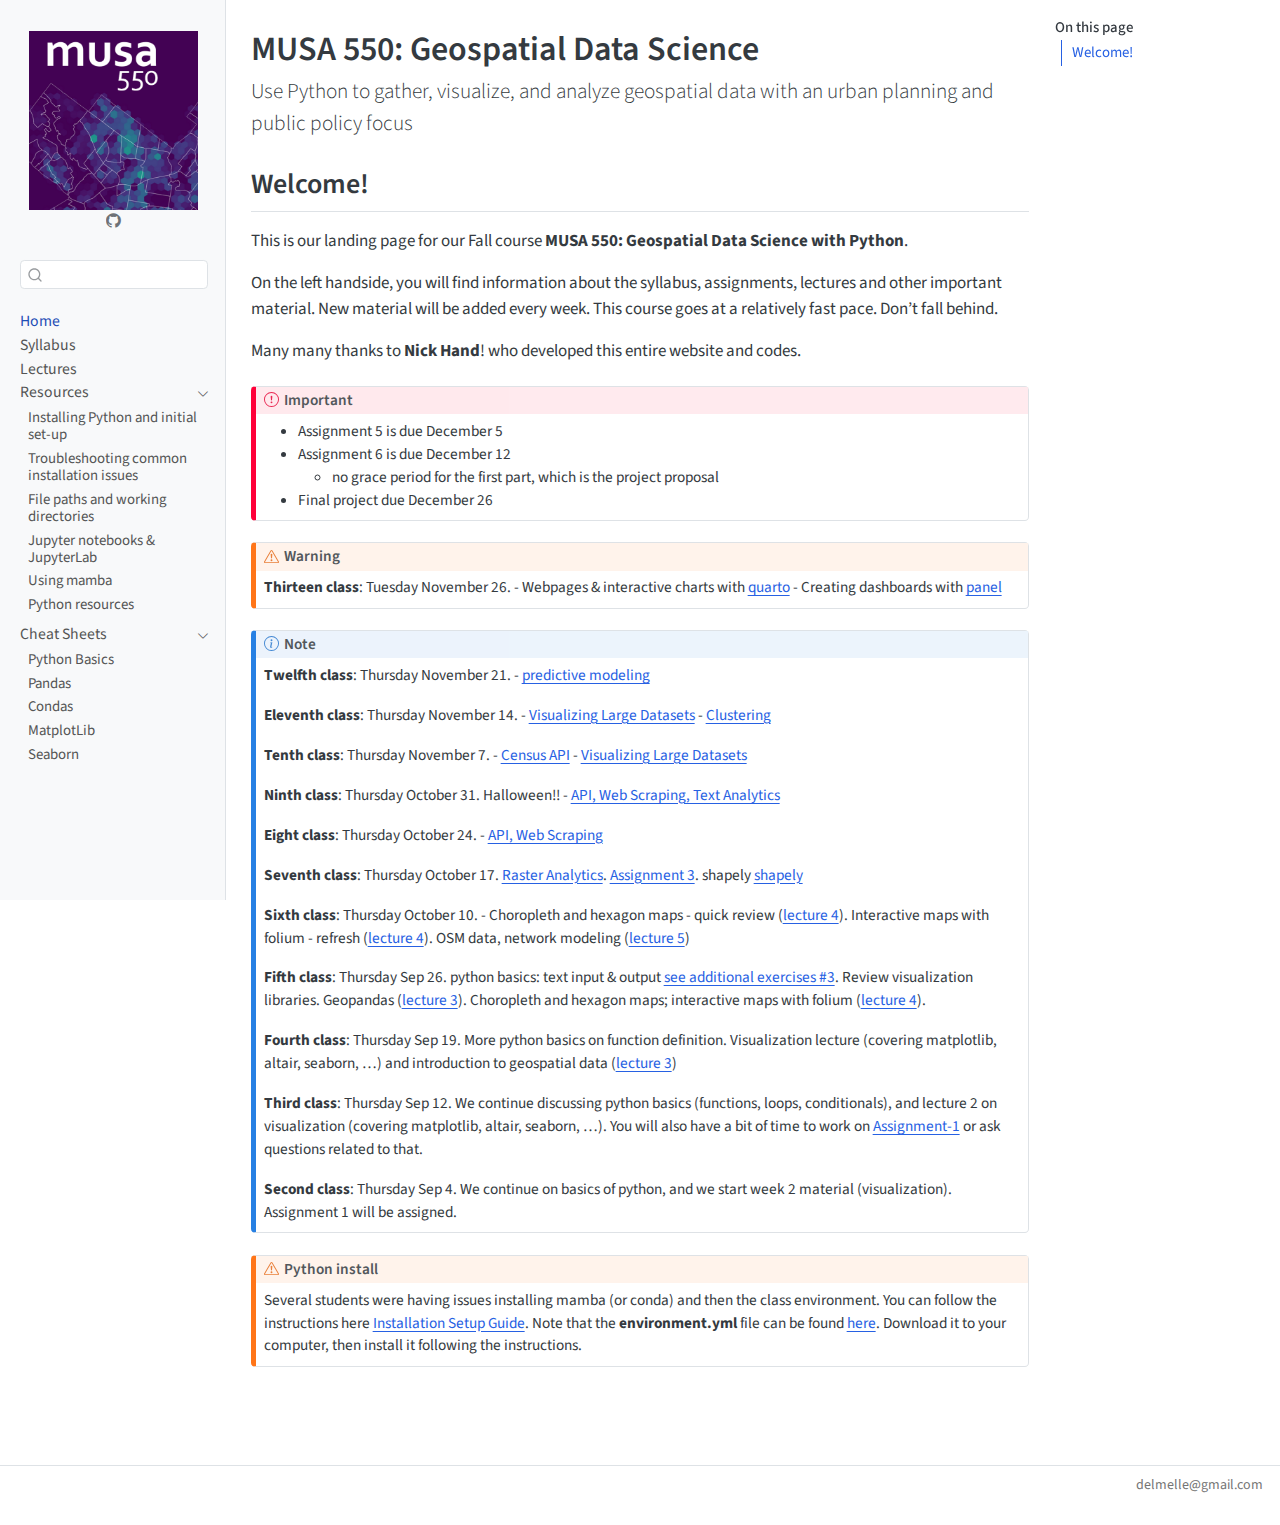
<file: index.html>
<!DOCTYPE html>
<html xmlns="http://www.w3.org/1999/xhtml" lang="en" xml:lang="en"><head>

<meta charset="utf-8">
<meta name="generator" content="quarto-1.5.56">

<meta name="viewport" content="width=device-width, initial-scale=1.0, user-scalable=yes">


<title>MUSA 550: Geospatial Data Science – MUSA 550</title>
<style>
code{white-space: pre-wrap;}
span.smallcaps{font-variant: small-caps;}
div.columns{display: flex; gap: min(4vw, 1.5em);}
div.column{flex: auto; overflow-x: auto;}
div.hanging-indent{margin-left: 1.5em; text-indent: -1.5em;}
ul.task-list{list-style: none;}
ul.task-list li input[type="checkbox"] {
  width: 0.8em;
  margin: 0 0.8em 0.2em -1em; /* quarto-specific, see https://github.com/quarto-dev/quarto-cli/issues/4556 */ 
  vertical-align: middle;
}
</style>


<script src="site_libs/quarto-nav/quarto-nav.js"></script>
<script src="site_libs/clipboard/clipboard.min.js"></script>
<script src="site_libs/quarto-search/autocomplete.umd.js"></script>
<script src="site_libs/quarto-search/fuse.min.js"></script>
<script src="site_libs/quarto-search/quarto-search.js"></script>
<meta name="quarto:offset" content="./">
<script src="site_libs/quarto-html/quarto.js"></script>
<script src="site_libs/quarto-html/popper.min.js"></script>
<script src="site_libs/quarto-html/tippy.umd.min.js"></script>
<script src="site_libs/quarto-html/anchor.min.js"></script>
<link href="site_libs/quarto-html/tippy.css" rel="stylesheet">
<link href="site_libs/quarto-html/quarto-syntax-highlighting.css" rel="stylesheet" id="quarto-text-highlighting-styles">
<script src="site_libs/bootstrap/bootstrap.min.js"></script>
<link href="site_libs/bootstrap/bootstrap-icons.css" rel="stylesheet">
<link href="site_libs/bootstrap/bootstrap.min.css" rel="stylesheet" id="quarto-bootstrap" data-mode="light">
<script id="quarto-search-options" type="application/json">{
  "location": "sidebar",
  "copy-button": false,
  "collapse-after": 3,
  "panel-placement": "start",
  "type": "textbox",
  "limit": 50,
  "keyboard-shortcut": [
    "f",
    "/",
    "s"
  ],
  "show-item-context": false,
  "language": {
    "search-no-results-text": "No results",
    "search-matching-documents-text": "matching documents",
    "search-copy-link-title": "Copy link to search",
    "search-hide-matches-text": "Hide additional matches",
    "search-more-match-text": "more match in this document",
    "search-more-matches-text": "more matches in this document",
    "search-clear-button-title": "Clear",
    "search-text-placeholder": "",
    "search-detached-cancel-button-title": "Cancel",
    "search-submit-button-title": "Submit",
    "search-label": "Search"
  }
}</script>


<link rel="stylesheet" href="styles.css">
</head>

<body class="nav-sidebar docked">

<div id="quarto-search-results"></div>
  <header id="quarto-header" class="headroom fixed-top">
  <nav class="quarto-secondary-nav">
    <div class="container-fluid d-flex">
      <button type="button" class="quarto-btn-toggle btn" data-bs-toggle="collapse" role="button" data-bs-target=".quarto-sidebar-collapse-item" aria-controls="quarto-sidebar" aria-expanded="false" aria-label="Toggle sidebar navigation" onclick="if (window.quartoToggleHeadroom) { window.quartoToggleHeadroom(); }">
        <i class="bi bi-layout-text-sidebar-reverse"></i>
      </button>
        <nav class="quarto-page-breadcrumbs" aria-label="breadcrumb"><ol class="breadcrumb"><li class="breadcrumb-item"><a href="./index.html">Home</a></li></ol></nav>
        <a class="flex-grow-1" role="navigation" data-bs-toggle="collapse" data-bs-target=".quarto-sidebar-collapse-item" aria-controls="quarto-sidebar" aria-expanded="false" aria-label="Toggle sidebar navigation" onclick="if (window.quartoToggleHeadroom) { window.quartoToggleHeadroom(); }">      
        </a>
      <button type="button" class="btn quarto-search-button" aria-label="Search" onclick="window.quartoOpenSearch();">
        <i class="bi bi-search"></i>
      </button>
    </div>
  </nav>
</header>
<!-- content -->
<div id="quarto-content" class="quarto-container page-columns page-rows-contents page-layout-article">
<!-- sidebar -->
  <nav id="quarto-sidebar" class="sidebar collapse collapse-horizontal quarto-sidebar-collapse-item sidebar-navigation docked overflow-auto">
    <div class="pt-lg-2 mt-2 text-center sidebar-header">
      <a href="./index.html" class="sidebar-logo-link">
      <img src="./images/course-icon.png" alt="" class="sidebar-logo py-0 d-lg-inline d-none">
      </a>
      <div class="sidebar-tools-main">
    <a href="https://github.com/MUSA-550-Fall-2024/" title="MUSA 550 GitHub" class="quarto-navigation-tool px-1" aria-label="MUSA 550 GitHub"><i class="bi bi-github"></i></a>
</div>
      </div>
        <div class="mt-2 flex-shrink-0 align-items-center">
        <div class="sidebar-search">
        <div id="quarto-search" class="" title="Search"></div>
        </div>
        </div>
    <div class="sidebar-menu-container"> 
    <ul class="list-unstyled mt-1">
        <li class="sidebar-item">
  <div class="sidebar-item-container"> 
  <a href="./index.html" class="sidebar-item-text sidebar-link active">
 <span class="menu-text">Home</span></a>
  </div>
</li>
        <li class="sidebar-item">
  <div class="sidebar-item-container"> 
  <a href="./syllabus.html" class="sidebar-item-text sidebar-link">
 <span class="menu-text">Syllabus</span></a>
  </div>
</li>
        <li class="sidebar-item">
  <div class="sidebar-item-container"> 
  <a href="./lectures.html" class="sidebar-item-text sidebar-link">
 <span class="menu-text">Lectures</span></a>
  </div>
</li>
        <li class="sidebar-item sidebar-item-section">
      <div class="sidebar-item-container"> 
            <a class="sidebar-item-text sidebar-link text-start" data-bs-toggle="collapse" data-bs-target="#quarto-sidebar-section-1" role="navigation" aria-expanded="true">
 <span class="menu-text">Resources</span></a>
          <a class="sidebar-item-toggle text-start" data-bs-toggle="collapse" data-bs-target="#quarto-sidebar-section-1" role="navigation" aria-expanded="true" aria-label="Toggle section">
            <i class="bi bi-chevron-right ms-2"></i>
          </a> 
      </div>
      <ul id="quarto-sidebar-section-1" class="collapse list-unstyled sidebar-section depth1 show">  
          <li class="sidebar-item">
  <div class="sidebar-item-container"> 
  <a href="./resource/install.html" class="sidebar-item-text sidebar-link">
 <span class="menu-text">Installing Python and initial set-up</span></a>
  </div>
</li>
          <li class="sidebar-item">
  <div class="sidebar-item-container"> 
  <a href="./resource/common-issues.html" class="sidebar-item-text sidebar-link">
 <span class="menu-text">Troubleshooting common installation issues</span></a>
  </div>
</li>
          <li class="sidebar-item">
  <div class="sidebar-item-container"> 
  <a href="./resource/file-paths.html" class="sidebar-item-text sidebar-link">
 <span class="menu-text">File paths and working directories</span></a>
  </div>
</li>
          <li class="sidebar-item">
  <div class="sidebar-item-container"> 
  <a href="./resource/jupyter.html" class="sidebar-item-text sidebar-link">
 <span class="menu-text">Jupyter notebooks &amp; JupyterLab</span></a>
  </div>
</li>
          <li class="sidebar-item">
  <div class="sidebar-item-container"> 
  <a href="./resource/mamba.html" class="sidebar-item-text sidebar-link">
 <span class="menu-text">Using mamba</span></a>
  </div>
</li>
          <li class="sidebar-item">
  <div class="sidebar-item-container"> 
  <a href="./resource/python.html" class="sidebar-item-text sidebar-link">
 <span class="menu-text">Python resources</span></a>
  </div>
</li>
      </ul>
  </li>
        <li class="sidebar-item sidebar-item-section">
      <div class="sidebar-item-container"> 
            <a class="sidebar-item-text sidebar-link text-start" data-bs-toggle="collapse" data-bs-target="#quarto-sidebar-section-2" role="navigation" aria-expanded="true">
 <span class="menu-text">Cheat Sheets</span></a>
          <a class="sidebar-item-toggle text-start" data-bs-toggle="collapse" data-bs-target="#quarto-sidebar-section-2" role="navigation" aria-expanded="true" aria-label="Toggle section">
            <i class="bi bi-chevron-right ms-2"></i>
          </a> 
      </div>
      <ul id="quarto-sidebar-section-2" class="collapse list-unstyled sidebar-section depth1 show">  
          <li class="sidebar-item">
  <div class="sidebar-item-container"> 
  <a href="./cheatsheets/python.pdf" class="sidebar-item-text sidebar-link">
 <span class="menu-text">Python Basics</span></a>
  </div>
</li>
          <li class="sidebar-item">
  <div class="sidebar-item-container"> 
  <a href="./cheatsheets/pandas.pdf" class="sidebar-item-text sidebar-link">
 <span class="menu-text">Pandas</span></a>
  </div>
</li>
          <li class="sidebar-item">
  <div class="sidebar-item-container"> 
  <a href="./cheatsheets/conda.pdf" class="sidebar-item-text sidebar-link">
 <span class="menu-text">Condas</span></a>
  </div>
</li>
          <li class="sidebar-item">
  <div class="sidebar-item-container"> 
  <a href="./cheatsheets/matplotlib.pdf" class="sidebar-item-text sidebar-link">
 <span class="menu-text">MatplotLib</span></a>
  </div>
</li>
          <li class="sidebar-item">
  <div class="sidebar-item-container"> 
  <a href="./cheatsheets/seaborn.pdf" class="sidebar-item-text sidebar-link">
 <span class="menu-text">Seaborn</span></a>
  </div>
</li>
      </ul>
  </li>
    </ul>
    </div>
</nav>
<div id="quarto-sidebar-glass" class="quarto-sidebar-collapse-item" data-bs-toggle="collapse" data-bs-target=".quarto-sidebar-collapse-item"></div>
<!-- margin-sidebar -->
    <div id="quarto-margin-sidebar" class="sidebar margin-sidebar">
        <nav id="TOC" role="doc-toc" class="toc-active">
    <h2 id="toc-title">On this page</h2>
   
  <ul>
  <li><a href="#welcome" id="toc-welcome" class="nav-link active" data-scroll-target="#welcome">Welcome!</a></li>
  </ul>
</nav>
    </div>
<!-- main -->
<main class="content" id="quarto-document-content">

<header id="title-block-header" class="quarto-title-block default">
<div class="quarto-title">
<h1 class="title">MUSA 550: Geospatial Data Science</h1>
<p class="subtitle lead">Use Python to gather, visualize, and analyze geospatial data with an urban planning and public policy focus</p>
</div>



<div class="quarto-title-meta">

    
  
    
  </div>
  


</header>


<section id="welcome" class="level2">
<h2 class="anchored" data-anchor-id="welcome">Welcome!</h2>
<p>This is our landing page for our Fall course <strong>MUSA 550: Geospatial Data Science with Python</strong>.</p>
<p>On the left handside, you will find information about the syllabus, assignments, lectures and other important material. New material will be added every week. This course goes at a relatively fast pace. Don’t fall behind.</p>
<p>Many many thanks to <strong>Nick Hand</strong>! who developed this entire website and codes.</p>
<div class="callout callout-style-default callout-important callout-titled">
<div class="callout-header d-flex align-content-center">
<div class="callout-icon-container">
<i class="callout-icon"></i>
</div>
<div class="callout-title-container flex-fill">
Important
</div>
</div>
<div class="callout-body-container callout-body">
<ul>
<li>Assignment 5 is due December 5</li>
<li>Assignment 6 is due December 12
<ul>
<li>no grace period for the first part, which is the project proposal</li>
</ul></li>
<li>Final project due December 26</li>
</ul>
</div>
</div>
<div class="callout callout-style-default callout-warning callout-titled">
<div class="callout-header d-flex align-content-center">
<div class="callout-icon-container">
<i class="callout-icon"></i>
</div>
<div class="callout-title-container flex-fill">
Warning
</div>
</div>
<div class="callout-body-container callout-body">
<p><strong>Thirteen class</strong>: Tuesday November 26. - Webpages &amp; interactive charts with <a href="https://github.com/musa-550-fall-2024/quarto">quarto</a> - Creating dashboards with <a href="https://github.com/musa-550-fall-2024/panel">panel</a></p>
</div>
</div>
<div class="callout callout-style-default callout-note callout-titled">
<div class="callout-header d-flex align-content-center">
<div class="callout-icon-container">
<i class="callout-icon"></i>
</div>
<div class="callout-title-container flex-fill">
Note
</div>
</div>
<div class="callout-body-container callout-body">
<p><strong>Twelfth class</strong>: Thursday November 21. - <a href="https://github.com/musa-550-fall-2024/predictiveModeling">predictive modeling</a> <br></p>
<p><strong>Eleventh class</strong>: Thursday November 14. - <a href="https://github.com/musa-550-fall-2024/visualizingLargeDatasets">Visualizing Large Datasets</a> - <a href="https://github.com/musa-550-fall-2024/clustering">Clustering</a> <br></p>
<p><strong>Tenth class</strong>: Thursday November 7. - <a href="https://github.com/musa-550-fall-2024/webScrapingAPI">Census API</a> - <a href="https://github.com/musa-550-fall-2024/visualizingLargeDatasets">Visualizing Large Datasets</a> <br></p>
<p><strong>Ninth class</strong>: Thursday October 31. Halloween!! - <a href="https://github.com/musa-550-fall-2024/webScrapingAPI">API, Web Scraping, Text Analytics</a> <br></p>
<p><strong>Eight class</strong>: Thursday October 24. - <a href="https://github.com/musa-550-fall-2024/webScrapingAPI">API, Web Scraping</a> <br></p>
<p><strong>Seventh class</strong>: Thursday October 17. <a href="https://github.com/musa-550-fall-2024/week6">Raster Analytics</a>. <a href="https://github.com/musa-550-fall-2024/assignment3">Assignment 3</a>. shapely <a href="https://github.com/musa-550-fall-2024/shapely">shapely</a> <br></p>
<p><strong>Sixth class</strong>: Thursday October 10. - Choropleth and hexagon maps - quick review (<a href="https://github.com/musa-550-fall-2024/week4">lecture 4</a>). Interactive maps with folium - refresh (<a href="https://github.com/musa-550-fall-2024/week4">lecture 4</a>). OSM data, network modeling (<a href="https://github.com/musa-550-fall-2024/week5">lecture 5</a>) <br></p>
<p><strong>Fifth class</strong>: Thursday Sep 26. python basics: text input &amp; output <a href="https://github.com/musa-550-fall-2024/Additional-Exercises">see additional exercises #3</a>. Review visualization libraries. Geopandas (<a href="https://github.com/musa-550-fall-2024/week3">lecture 3</a>). Choropleth and hexagon maps; interactive maps with folium (<a href="https://github.com/musa-550-fall-2024/week4">lecture 4</a>). <br></p>
<p><strong>Fourth class</strong>: Thursday Sep 19. More python basics on function definition. Visualization lecture (covering matplotlib, altair, seaborn, …) and introduction to geospatial data (<a href="https://github.com/musa-550-fall-2024/week3">lecture 3</a>) <br></p>
<p><strong>Third class</strong>: Thursday Sep 12. We continue discussing python basics (functions, loops, conditionals), and lecture 2 on visualization (covering matplotlib, altair, seaborn, …). You will also have a bit of time to work on <a href="https://github.com/musa-550-fall-2024/assignment1">Assignment-1</a> or ask questions related to that. <br></p>
<p><strong>Second class</strong>: Thursday Sep 4. We continue on basics of python, and we start week 2 material (visualization). Assignment 1 will be assigned.</p>
</div>
</div>
<div class="callout callout-style-default callout-warning callout-titled">
<div class="callout-header d-flex align-content-center">
<div class="callout-icon-container">
<i class="callout-icon"></i>
</div>
<div class="callout-title-container flex-fill">
Python install
</div>
</div>
<div class="callout-body-container callout-body">
<p>Several students were having issues installing mamba (or conda) and then the class environment. You can follow the instructions here <a href=".\resources/install">Installation Setup Guide</a>. Note that the <strong>environment.yml</strong> file can be found <a href="https://github.com/musa-550-fall-2024/course-materials/blob/master/environment.yml">here</a>. Download it to your computer, then install it following the instructions.</p>
</div>
</div>


</section>

</main> <!-- /main -->
<script id="quarto-html-after-body" type="application/javascript">
window.document.addEventListener("DOMContentLoaded", function (event) {
  const toggleBodyColorMode = (bsSheetEl) => {
    const mode = bsSheetEl.getAttribute("data-mode");
    const bodyEl = window.document.querySelector("body");
    if (mode === "dark") {
      bodyEl.classList.add("quarto-dark");
      bodyEl.classList.remove("quarto-light");
    } else {
      bodyEl.classList.add("quarto-light");
      bodyEl.classList.remove("quarto-dark");
    }
  }
  const toggleBodyColorPrimary = () => {
    const bsSheetEl = window.document.querySelector("link#quarto-bootstrap");
    if (bsSheetEl) {
      toggleBodyColorMode(bsSheetEl);
    }
  }
  toggleBodyColorPrimary();  
  const icon = "";
  const anchorJS = new window.AnchorJS();
  anchorJS.options = {
    placement: 'right',
    icon: icon
  };
  anchorJS.add('.anchored');
  const isCodeAnnotation = (el) => {
    for (const clz of el.classList) {
      if (clz.startsWith('code-annotation-')) {                     
        return true;
      }
    }
    return false;
  }
  const onCopySuccess = function(e) {
    // button target
    const button = e.trigger;
    // don't keep focus
    button.blur();
    // flash "checked"
    button.classList.add('code-copy-button-checked');
    var currentTitle = button.getAttribute("title");
    button.setAttribute("title", "Copied!");
    let tooltip;
    if (window.bootstrap) {
      button.setAttribute("data-bs-toggle", "tooltip");
      button.setAttribute("data-bs-placement", "left");
      button.setAttribute("data-bs-title", "Copied!");
      tooltip = new bootstrap.Tooltip(button, 
        { trigger: "manual", 
          customClass: "code-copy-button-tooltip",
          offset: [0, -8]});
      tooltip.show();    
    }
    setTimeout(function() {
      if (tooltip) {
        tooltip.hide();
        button.removeAttribute("data-bs-title");
        button.removeAttribute("data-bs-toggle");
        button.removeAttribute("data-bs-placement");
      }
      button.setAttribute("title", currentTitle);
      button.classList.remove('code-copy-button-checked');
    }, 1000);
    // clear code selection
    e.clearSelection();
  }
  const getTextToCopy = function(trigger) {
      const codeEl = trigger.previousElementSibling.cloneNode(true);
      for (const childEl of codeEl.children) {
        if (isCodeAnnotation(childEl)) {
          childEl.remove();
        }
      }
      return codeEl.innerText;
  }
  const clipboard = new window.ClipboardJS('.code-copy-button:not([data-in-quarto-modal])', {
    text: getTextToCopy
  });
  clipboard.on('success', onCopySuccess);
  if (window.document.getElementById('quarto-embedded-source-code-modal')) {
    // For code content inside modals, clipBoardJS needs to be initialized with a container option
    // TODO: Check when it could be a function (https://github.com/zenorocha/clipboard.js/issues/860)
    const clipboardModal = new window.ClipboardJS('.code-copy-button[data-in-quarto-modal]', {
      text: getTextToCopy,
      container: window.document.getElementById('quarto-embedded-source-code-modal')
    });
    clipboardModal.on('success', onCopySuccess);
  }
    var localhostRegex = new RegExp(/^(?:http|https):\/\/localhost\:?[0-9]*\//);
    var mailtoRegex = new RegExp(/^mailto:/);
      var filterRegex = new RegExp("https:\/\/musa-550-fall-2024\.github\.io\/course\/");
    var isInternal = (href) => {
        return filterRegex.test(href) || localhostRegex.test(href) || mailtoRegex.test(href);
    }
    // Inspect non-navigation links and adorn them if external
 	var links = window.document.querySelectorAll('a[href]:not(.nav-link):not(.navbar-brand):not(.toc-action):not(.sidebar-link):not(.sidebar-item-toggle):not(.pagination-link):not(.no-external):not([aria-hidden]):not(.dropdown-item):not(.quarto-navigation-tool):not(.about-link)');
    for (var i=0; i<links.length; i++) {
      const link = links[i];
      if (!isInternal(link.href)) {
        // undo the damage that might have been done by quarto-nav.js in the case of
        // links that we want to consider external
        if (link.dataset.originalHref !== undefined) {
          link.href = link.dataset.originalHref;
        }
      }
    }
  function tippyHover(el, contentFn, onTriggerFn, onUntriggerFn) {
    const config = {
      allowHTML: true,
      maxWidth: 500,
      delay: 100,
      arrow: false,
      appendTo: function(el) {
          return el.parentElement;
      },
      interactive: true,
      interactiveBorder: 10,
      theme: 'quarto',
      placement: 'bottom-start',
    };
    if (contentFn) {
      config.content = contentFn;
    }
    if (onTriggerFn) {
      config.onTrigger = onTriggerFn;
    }
    if (onUntriggerFn) {
      config.onUntrigger = onUntriggerFn;
    }
    window.tippy(el, config); 
  }
  const noterefs = window.document.querySelectorAll('a[role="doc-noteref"]');
  for (var i=0; i<noterefs.length; i++) {
    const ref = noterefs[i];
    tippyHover(ref, function() {
      // use id or data attribute instead here
      let href = ref.getAttribute('data-footnote-href') || ref.getAttribute('href');
      try { href = new URL(href).hash; } catch {}
      const id = href.replace(/^#\/?/, "");
      const note = window.document.getElementById(id);
      if (note) {
        return note.innerHTML;
      } else {
        return "";
      }
    });
  }
  const xrefs = window.document.querySelectorAll('a.quarto-xref');
  const processXRef = (id, note) => {
    // Strip column container classes
    const stripColumnClz = (el) => {
      el.classList.remove("page-full", "page-columns");
      if (el.children) {
        for (const child of el.children) {
          stripColumnClz(child);
        }
      }
    }
    stripColumnClz(note)
    if (id === null || id.startsWith('sec-')) {
      // Special case sections, only their first couple elements
      const container = document.createElement("div");
      if (note.children && note.children.length > 2) {
        container.appendChild(note.children[0].cloneNode(true));
        for (let i = 1; i < note.children.length; i++) {
          const child = note.children[i];
          if (child.tagName === "P" && child.innerText === "") {
            continue;
          } else {
            container.appendChild(child.cloneNode(true));
            break;
          }
        }
        if (window.Quarto?.typesetMath) {
          window.Quarto.typesetMath(container);
        }
        return container.innerHTML
      } else {
        if (window.Quarto?.typesetMath) {
          window.Quarto.typesetMath(note);
        }
        return note.innerHTML;
      }
    } else {
      // Remove any anchor links if they are present
      const anchorLink = note.querySelector('a.anchorjs-link');
      if (anchorLink) {
        anchorLink.remove();
      }
      if (window.Quarto?.typesetMath) {
        window.Quarto.typesetMath(note);
      }
      // TODO in 1.5, we should make sure this works without a callout special case
      if (note.classList.contains("callout")) {
        return note.outerHTML;
      } else {
        return note.innerHTML;
      }
    }
  }
  for (var i=0; i<xrefs.length; i++) {
    const xref = xrefs[i];
    tippyHover(xref, undefined, function(instance) {
      instance.disable();
      let url = xref.getAttribute('href');
      let hash = undefined; 
      if (url.startsWith('#')) {
        hash = url;
      } else {
        try { hash = new URL(url).hash; } catch {}
      }
      if (hash) {
        const id = hash.replace(/^#\/?/, "");
        const note = window.document.getElementById(id);
        if (note !== null) {
          try {
            const html = processXRef(id, note.cloneNode(true));
            instance.setContent(html);
          } finally {
            instance.enable();
            instance.show();
          }
        } else {
          // See if we can fetch this
          fetch(url.split('#')[0])
          .then(res => res.text())
          .then(html => {
            const parser = new DOMParser();
            const htmlDoc = parser.parseFromString(html, "text/html");
            const note = htmlDoc.getElementById(id);
            if (note !== null) {
              const html = processXRef(id, note);
              instance.setContent(html);
            } 
          }).finally(() => {
            instance.enable();
            instance.show();
          });
        }
      } else {
        // See if we can fetch a full url (with no hash to target)
        // This is a special case and we should probably do some content thinning / targeting
        fetch(url)
        .then(res => res.text())
        .then(html => {
          const parser = new DOMParser();
          const htmlDoc = parser.parseFromString(html, "text/html");
          const note = htmlDoc.querySelector('main.content');
          if (note !== null) {
            // This should only happen for chapter cross references
            // (since there is no id in the URL)
            // remove the first header
            if (note.children.length > 0 && note.children[0].tagName === "HEADER") {
              note.children[0].remove();
            }
            const html = processXRef(null, note);
            instance.setContent(html);
          } 
        }).finally(() => {
          instance.enable();
          instance.show();
        });
      }
    }, function(instance) {
    });
  }
      let selectedAnnoteEl;
      const selectorForAnnotation = ( cell, annotation) => {
        let cellAttr = 'data-code-cell="' + cell + '"';
        let lineAttr = 'data-code-annotation="' +  annotation + '"';
        const selector = 'span[' + cellAttr + '][' + lineAttr + ']';
        return selector;
      }
      const selectCodeLines = (annoteEl) => {
        const doc = window.document;
        const targetCell = annoteEl.getAttribute("data-target-cell");
        const targetAnnotation = annoteEl.getAttribute("data-target-annotation");
        const annoteSpan = window.document.querySelector(selectorForAnnotation(targetCell, targetAnnotation));
        const lines = annoteSpan.getAttribute("data-code-lines").split(",");
        const lineIds = lines.map((line) => {
          return targetCell + "-" + line;
        })
        let top = null;
        let height = null;
        let parent = null;
        if (lineIds.length > 0) {
            //compute the position of the single el (top and bottom and make a div)
            const el = window.document.getElementById(lineIds[0]);
            top = el.offsetTop;
            height = el.offsetHeight;
            parent = el.parentElement.parentElement;
          if (lineIds.length > 1) {
            const lastEl = window.document.getElementById(lineIds[lineIds.length - 1]);
            const bottom = lastEl.offsetTop + lastEl.offsetHeight;
            height = bottom - top;
          }
          if (top !== null && height !== null && parent !== null) {
            // cook up a div (if necessary) and position it 
            let div = window.document.getElementById("code-annotation-line-highlight");
            if (div === null) {
              div = window.document.createElement("div");
              div.setAttribute("id", "code-annotation-line-highlight");
              div.style.position = 'absolute';
              parent.appendChild(div);
            }
            div.style.top = top - 2 + "px";
            div.style.height = height + 4 + "px";
            div.style.left = 0;
            let gutterDiv = window.document.getElementById("code-annotation-line-highlight-gutter");
            if (gutterDiv === null) {
              gutterDiv = window.document.createElement("div");
              gutterDiv.setAttribute("id", "code-annotation-line-highlight-gutter");
              gutterDiv.style.position = 'absolute';
              const codeCell = window.document.getElementById(targetCell);
              const gutter = codeCell.querySelector('.code-annotation-gutter');
              gutter.appendChild(gutterDiv);
            }
            gutterDiv.style.top = top - 2 + "px";
            gutterDiv.style.height = height + 4 + "px";
          }
          selectedAnnoteEl = annoteEl;
        }
      };
      const unselectCodeLines = () => {
        const elementsIds = ["code-annotation-line-highlight", "code-annotation-line-highlight-gutter"];
        elementsIds.forEach((elId) => {
          const div = window.document.getElementById(elId);
          if (div) {
            div.remove();
          }
        });
        selectedAnnoteEl = undefined;
      };
        // Handle positioning of the toggle
    window.addEventListener(
      "resize",
      throttle(() => {
        elRect = undefined;
        if (selectedAnnoteEl) {
          selectCodeLines(selectedAnnoteEl);
        }
      }, 10)
    );
    function throttle(fn, ms) {
    let throttle = false;
    let timer;
      return (...args) => {
        if(!throttle) { // first call gets through
            fn.apply(this, args);
            throttle = true;
        } else { // all the others get throttled
            if(timer) clearTimeout(timer); // cancel #2
            timer = setTimeout(() => {
              fn.apply(this, args);
              timer = throttle = false;
            }, ms);
        }
      };
    }
      // Attach click handler to the DT
      const annoteDls = window.document.querySelectorAll('dt[data-target-cell]');
      for (const annoteDlNode of annoteDls) {
        annoteDlNode.addEventListener('click', (event) => {
          const clickedEl = event.target;
          if (clickedEl !== selectedAnnoteEl) {
            unselectCodeLines();
            const activeEl = window.document.querySelector('dt[data-target-cell].code-annotation-active');
            if (activeEl) {
              activeEl.classList.remove('code-annotation-active');
            }
            selectCodeLines(clickedEl);
            clickedEl.classList.add('code-annotation-active');
          } else {
            // Unselect the line
            unselectCodeLines();
            clickedEl.classList.remove('code-annotation-active');
          }
        });
      }
  const findCites = (el) => {
    const parentEl = el.parentElement;
    if (parentEl) {
      const cites = parentEl.dataset.cites;
      if (cites) {
        return {
          el,
          cites: cites.split(' ')
        };
      } else {
        return findCites(el.parentElement)
      }
    } else {
      return undefined;
    }
  };
  var bibliorefs = window.document.querySelectorAll('a[role="doc-biblioref"]');
  for (var i=0; i<bibliorefs.length; i++) {
    const ref = bibliorefs[i];
    const citeInfo = findCites(ref);
    if (citeInfo) {
      tippyHover(citeInfo.el, function() {
        var popup = window.document.createElement('div');
        citeInfo.cites.forEach(function(cite) {
          var citeDiv = window.document.createElement('div');
          citeDiv.classList.add('hanging-indent');
          citeDiv.classList.add('csl-entry');
          var biblioDiv = window.document.getElementById('ref-' + cite);
          if (biblioDiv) {
            citeDiv.innerHTML = biblioDiv.innerHTML;
          }
          popup.appendChild(citeDiv);
        });
        return popup.innerHTML;
      });
    }
  }
});
</script>
</div> <!-- /content -->
<footer class="footer">
  <div class="nav-footer">
    <div class="nav-footer-left">
      &nbsp;
    </div>   
    <div class="nav-footer-center">
      &nbsp;
    </div>
    <div class="nav-footer-right">
<p>delmelle@gmail.com</p>
</div>
  </div>
</footer>




</body></html>
</file>
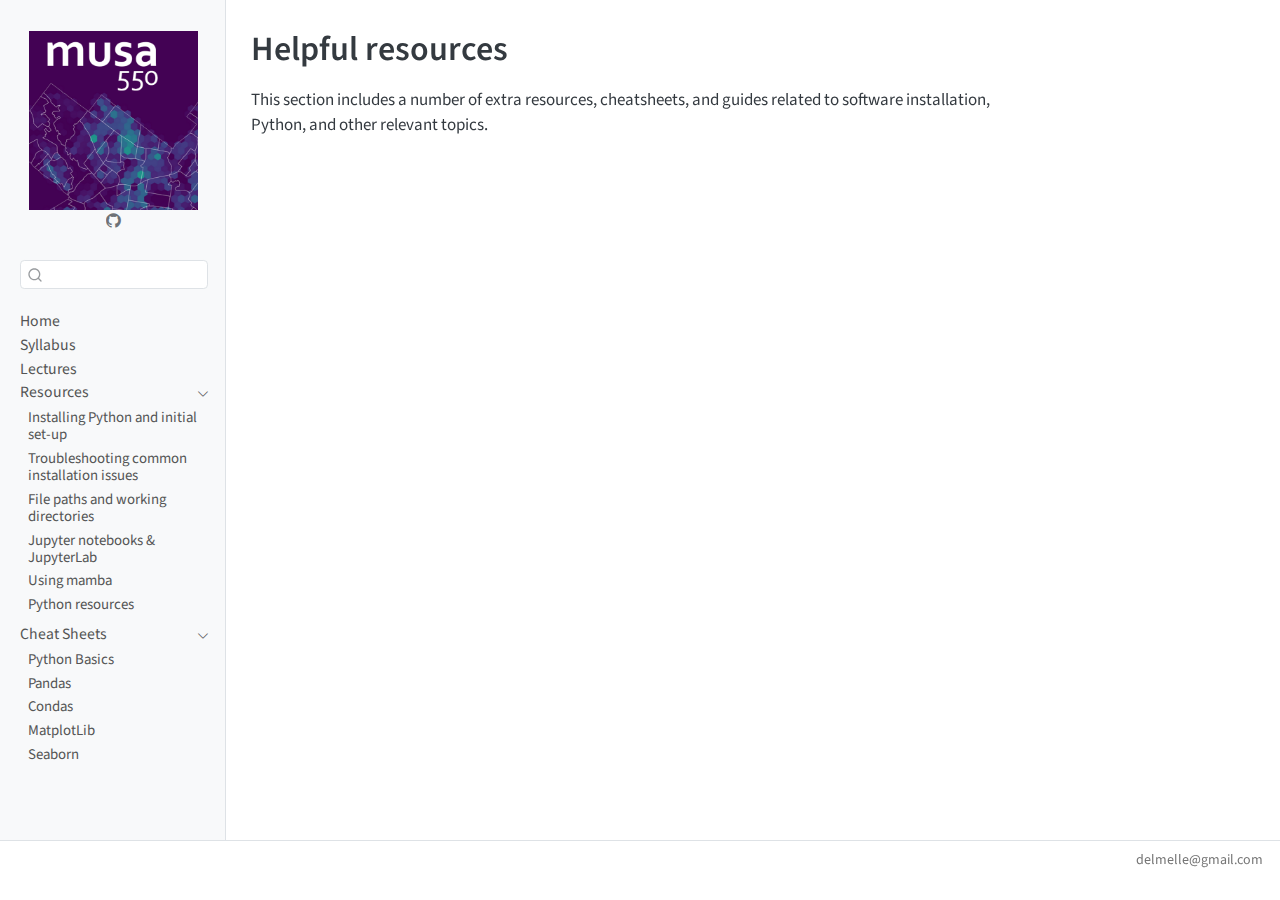
<file: resource/index.html>
<!DOCTYPE html>
<html xmlns="http://www.w3.org/1999/xhtml" lang="en" xml:lang="en"><head>

<meta charset="utf-8">
<meta name="generator" content="quarto-1.5.56">

<meta name="viewport" content="width=device-width, initial-scale=1.0, user-scalable=yes">


<title>Helpful resources – MUSA 550</title>
<style>
code{white-space: pre-wrap;}
span.smallcaps{font-variant: small-caps;}
div.columns{display: flex; gap: min(4vw, 1.5em);}
div.column{flex: auto; overflow-x: auto;}
div.hanging-indent{margin-left: 1.5em; text-indent: -1.5em;}
ul.task-list{list-style: none;}
ul.task-list li input[type="checkbox"] {
  width: 0.8em;
  margin: 0 0.8em 0.2em -1em; /* quarto-specific, see https://github.com/quarto-dev/quarto-cli/issues/4556 */ 
  vertical-align: middle;
}
</style>


<script src="../site_libs/quarto-nav/quarto-nav.js"></script>
<script src="../site_libs/clipboard/clipboard.min.js"></script>
<script src="../site_libs/quarto-search/autocomplete.umd.js"></script>
<script src="../site_libs/quarto-search/fuse.min.js"></script>
<script src="../site_libs/quarto-search/quarto-search.js"></script>
<meta name="quarto:offset" content="../">
<script src="../site_libs/quarto-html/quarto.js"></script>
<script src="../site_libs/quarto-html/popper.min.js"></script>
<script src="../site_libs/quarto-html/tippy.umd.min.js"></script>
<script src="../site_libs/quarto-html/anchor.min.js"></script>
<link href="../site_libs/quarto-html/tippy.css" rel="stylesheet">
<link href="../site_libs/quarto-html/quarto-syntax-highlighting.css" rel="stylesheet" id="quarto-text-highlighting-styles">
<script src="../site_libs/bootstrap/bootstrap.min.js"></script>
<link href="../site_libs/bootstrap/bootstrap-icons.css" rel="stylesheet">
<link href="../site_libs/bootstrap/bootstrap.min.css" rel="stylesheet" id="quarto-bootstrap" data-mode="light">
<script id="quarto-search-options" type="application/json">{
  "location": "sidebar",
  "copy-button": false,
  "collapse-after": 3,
  "panel-placement": "start",
  "type": "textbox",
  "limit": 50,
  "keyboard-shortcut": [
    "f",
    "/",
    "s"
  ],
  "show-item-context": false,
  "language": {
    "search-no-results-text": "No results",
    "search-matching-documents-text": "matching documents",
    "search-copy-link-title": "Copy link to search",
    "search-hide-matches-text": "Hide additional matches",
    "search-more-match-text": "more match in this document",
    "search-more-matches-text": "more matches in this document",
    "search-clear-button-title": "Clear",
    "search-text-placeholder": "",
    "search-detached-cancel-button-title": "Cancel",
    "search-submit-button-title": "Submit",
    "search-label": "Search"
  }
}</script>


<link rel="stylesheet" href="../styles.css">
</head>

<body class="nav-sidebar docked">

<div id="quarto-search-results"></div>
  <header id="quarto-header" class="headroom fixed-top">
  <nav class="quarto-secondary-nav">
    <div class="container-fluid d-flex">
      <button type="button" class="quarto-btn-toggle btn" data-bs-toggle="collapse" role="button" data-bs-target=".quarto-sidebar-collapse-item" aria-controls="quarto-sidebar" aria-expanded="false" aria-label="Toggle sidebar navigation" onclick="if (window.quartoToggleHeadroom) { window.quartoToggleHeadroom(); }">
        <i class="bi bi-layout-text-sidebar-reverse"></i>
      </button>
        <nav class="quarto-page-breadcrumbs" aria-label="breadcrumb"><ol class="breadcrumb"><li class="breadcrumb-item">Helpful resources</li></ol></nav>
        <a class="flex-grow-1" role="navigation" data-bs-toggle="collapse" data-bs-target=".quarto-sidebar-collapse-item" aria-controls="quarto-sidebar" aria-expanded="false" aria-label="Toggle sidebar navigation" onclick="if (window.quartoToggleHeadroom) { window.quartoToggleHeadroom(); }">      
        </a>
      <button type="button" class="btn quarto-search-button" aria-label="Search" onclick="window.quartoOpenSearch();">
        <i class="bi bi-search"></i>
      </button>
    </div>
  </nav>
</header>
<!-- content -->
<div id="quarto-content" class="quarto-container page-columns page-rows-contents page-layout-article">
<!-- sidebar -->
  <nav id="quarto-sidebar" class="sidebar collapse collapse-horizontal quarto-sidebar-collapse-item sidebar-navigation docked overflow-auto">
    <div class="pt-lg-2 mt-2 text-center sidebar-header">
      <a href="../index.html" class="sidebar-logo-link">
      <img src="../images/course-icon.png" alt="" class="sidebar-logo py-0 d-lg-inline d-none">
      </a>
      <div class="sidebar-tools-main">
    <a href="https://github.com/MUSA-550-Fall-2024/" title="MUSA 550 GitHub" class="quarto-navigation-tool px-1" aria-label="MUSA 550 GitHub"><i class="bi bi-github"></i></a>
</div>
      </div>
        <div class="mt-2 flex-shrink-0 align-items-center">
        <div class="sidebar-search">
        <div id="quarto-search" class="" title="Search"></div>
        </div>
        </div>
    <div class="sidebar-menu-container"> 
    <ul class="list-unstyled mt-1">
        <li class="sidebar-item">
  <div class="sidebar-item-container"> 
  <a href="../index.html" class="sidebar-item-text sidebar-link">
 <span class="menu-text">Home</span></a>
  </div>
</li>
        <li class="sidebar-item">
  <div class="sidebar-item-container"> 
  <a href="../syllabus.html" class="sidebar-item-text sidebar-link">
 <span class="menu-text">Syllabus</span></a>
  </div>
</li>
        <li class="sidebar-item">
  <div class="sidebar-item-container"> 
  <a href="../lectures.html" class="sidebar-item-text sidebar-link">
 <span class="menu-text">Lectures</span></a>
  </div>
</li>
        <li class="sidebar-item sidebar-item-section">
      <div class="sidebar-item-container"> 
            <a class="sidebar-item-text sidebar-link text-start" data-bs-toggle="collapse" data-bs-target="#quarto-sidebar-section-1" role="navigation" aria-expanded="true">
 <span class="menu-text">Resources</span></a>
          <a class="sidebar-item-toggle text-start" data-bs-toggle="collapse" data-bs-target="#quarto-sidebar-section-1" role="navigation" aria-expanded="true" aria-label="Toggle section">
            <i class="bi bi-chevron-right ms-2"></i>
          </a> 
      </div>
      <ul id="quarto-sidebar-section-1" class="collapse list-unstyled sidebar-section depth1 show">  
          <li class="sidebar-item">
  <div class="sidebar-item-container"> 
  <a href="../resource/install.html" class="sidebar-item-text sidebar-link">
 <span class="menu-text">Installing Python and initial set-up</span></a>
  </div>
</li>
          <li class="sidebar-item">
  <div class="sidebar-item-container"> 
  <a href="../resource/common-issues.html" class="sidebar-item-text sidebar-link">
 <span class="menu-text">Troubleshooting common installation issues</span></a>
  </div>
</li>
          <li class="sidebar-item">
  <div class="sidebar-item-container"> 
  <a href="../resource/file-paths.html" class="sidebar-item-text sidebar-link">
 <span class="menu-text">File paths and working directories</span></a>
  </div>
</li>
          <li class="sidebar-item">
  <div class="sidebar-item-container"> 
  <a href="../resource/jupyter.html" class="sidebar-item-text sidebar-link">
 <span class="menu-text">Jupyter notebooks &amp; JupyterLab</span></a>
  </div>
</li>
          <li class="sidebar-item">
  <div class="sidebar-item-container"> 
  <a href="../resource/mamba.html" class="sidebar-item-text sidebar-link">
 <span class="menu-text">Using mamba</span></a>
  </div>
</li>
          <li class="sidebar-item">
  <div class="sidebar-item-container"> 
  <a href="../resource/python.html" class="sidebar-item-text sidebar-link">
 <span class="menu-text">Python resources</span></a>
  </div>
</li>
      </ul>
  </li>
        <li class="sidebar-item sidebar-item-section">
      <div class="sidebar-item-container"> 
            <a class="sidebar-item-text sidebar-link text-start" data-bs-toggle="collapse" data-bs-target="#quarto-sidebar-section-2" role="navigation" aria-expanded="true">
 <span class="menu-text">Cheat Sheets</span></a>
          <a class="sidebar-item-toggle text-start" data-bs-toggle="collapse" data-bs-target="#quarto-sidebar-section-2" role="navigation" aria-expanded="true" aria-label="Toggle section">
            <i class="bi bi-chevron-right ms-2"></i>
          </a> 
      </div>
      <ul id="quarto-sidebar-section-2" class="collapse list-unstyled sidebar-section depth1 show">  
          <li class="sidebar-item">
  <div class="sidebar-item-container"> 
  <a href="../cheatsheets/python.pdf" class="sidebar-item-text sidebar-link">
 <span class="menu-text">Python Basics</span></a>
  </div>
</li>
          <li class="sidebar-item">
  <div class="sidebar-item-container"> 
  <a href="../cheatsheets/pandas.pdf" class="sidebar-item-text sidebar-link">
 <span class="menu-text">Pandas</span></a>
  </div>
</li>
          <li class="sidebar-item">
  <div class="sidebar-item-container"> 
  <a href="../cheatsheets/conda.pdf" class="sidebar-item-text sidebar-link">
 <span class="menu-text">Condas</span></a>
  </div>
</li>
          <li class="sidebar-item">
  <div class="sidebar-item-container"> 
  <a href="../cheatsheets/matplotlib.pdf" class="sidebar-item-text sidebar-link">
 <span class="menu-text">MatplotLib</span></a>
  </div>
</li>
          <li class="sidebar-item">
  <div class="sidebar-item-container"> 
  <a href="../cheatsheets/seaborn.pdf" class="sidebar-item-text sidebar-link">
 <span class="menu-text">Seaborn</span></a>
  </div>
</li>
      </ul>
  </li>
    </ul>
    </div>
</nav>
<div id="quarto-sidebar-glass" class="quarto-sidebar-collapse-item" data-bs-toggle="collapse" data-bs-target=".quarto-sidebar-collapse-item"></div>
<!-- margin-sidebar -->
    <div id="quarto-margin-sidebar" class="sidebar margin-sidebar zindex-bottom">
        
    </div>
<!-- main -->
<main class="content" id="quarto-document-content">

<header id="title-block-header" class="quarto-title-block default">
<div class="quarto-title">
<h1 class="title">Helpful resources</h1>
</div>



<div class="quarto-title-meta">

    
  
    
  </div>
  


</header>


<p>This section includes a number of extra resources, cheatsheets, and guides related to software installation, Python, and other relevant topics.</p>



</main> <!-- /main -->
<script id="quarto-html-after-body" type="application/javascript">
window.document.addEventListener("DOMContentLoaded", function (event) {
  const toggleBodyColorMode = (bsSheetEl) => {
    const mode = bsSheetEl.getAttribute("data-mode");
    const bodyEl = window.document.querySelector("body");
    if (mode === "dark") {
      bodyEl.classList.add("quarto-dark");
      bodyEl.classList.remove("quarto-light");
    } else {
      bodyEl.classList.add("quarto-light");
      bodyEl.classList.remove("quarto-dark");
    }
  }
  const toggleBodyColorPrimary = () => {
    const bsSheetEl = window.document.querySelector("link#quarto-bootstrap");
    if (bsSheetEl) {
      toggleBodyColorMode(bsSheetEl);
    }
  }
  toggleBodyColorPrimary();  
  const icon = "";
  const anchorJS = new window.AnchorJS();
  anchorJS.options = {
    placement: 'right',
    icon: icon
  };
  anchorJS.add('.anchored');
  const isCodeAnnotation = (el) => {
    for (const clz of el.classList) {
      if (clz.startsWith('code-annotation-')) {                     
        return true;
      }
    }
    return false;
  }
  const onCopySuccess = function(e) {
    // button target
    const button = e.trigger;
    // don't keep focus
    button.blur();
    // flash "checked"
    button.classList.add('code-copy-button-checked');
    var currentTitle = button.getAttribute("title");
    button.setAttribute("title", "Copied!");
    let tooltip;
    if (window.bootstrap) {
      button.setAttribute("data-bs-toggle", "tooltip");
      button.setAttribute("data-bs-placement", "left");
      button.setAttribute("data-bs-title", "Copied!");
      tooltip = new bootstrap.Tooltip(button, 
        { trigger: "manual", 
          customClass: "code-copy-button-tooltip",
          offset: [0, -8]});
      tooltip.show();    
    }
    setTimeout(function() {
      if (tooltip) {
        tooltip.hide();
        button.removeAttribute("data-bs-title");
        button.removeAttribute("data-bs-toggle");
        button.removeAttribute("data-bs-placement");
      }
      button.setAttribute("title", currentTitle);
      button.classList.remove('code-copy-button-checked');
    }, 1000);
    // clear code selection
    e.clearSelection();
  }
  const getTextToCopy = function(trigger) {
      const codeEl = trigger.previousElementSibling.cloneNode(true);
      for (const childEl of codeEl.children) {
        if (isCodeAnnotation(childEl)) {
          childEl.remove();
        }
      }
      return codeEl.innerText;
  }
  const clipboard = new window.ClipboardJS('.code-copy-button:not([data-in-quarto-modal])', {
    text: getTextToCopy
  });
  clipboard.on('success', onCopySuccess);
  if (window.document.getElementById('quarto-embedded-source-code-modal')) {
    // For code content inside modals, clipBoardJS needs to be initialized with a container option
    // TODO: Check when it could be a function (https://github.com/zenorocha/clipboard.js/issues/860)
    const clipboardModal = new window.ClipboardJS('.code-copy-button[data-in-quarto-modal]', {
      text: getTextToCopy,
      container: window.document.getElementById('quarto-embedded-source-code-modal')
    });
    clipboardModal.on('success', onCopySuccess);
  }
    var localhostRegex = new RegExp(/^(?:http|https):\/\/localhost\:?[0-9]*\//);
    var mailtoRegex = new RegExp(/^mailto:/);
      var filterRegex = new RegExp("https:\/\/musa-550-fall-2024\.github\.io\/course\/");
    var isInternal = (href) => {
        return filterRegex.test(href) || localhostRegex.test(href) || mailtoRegex.test(href);
    }
    // Inspect non-navigation links and adorn them if external
 	var links = window.document.querySelectorAll('a[href]:not(.nav-link):not(.navbar-brand):not(.toc-action):not(.sidebar-link):not(.sidebar-item-toggle):not(.pagination-link):not(.no-external):not([aria-hidden]):not(.dropdown-item):not(.quarto-navigation-tool):not(.about-link)');
    for (var i=0; i<links.length; i++) {
      const link = links[i];
      if (!isInternal(link.href)) {
        // undo the damage that might have been done by quarto-nav.js in the case of
        // links that we want to consider external
        if (link.dataset.originalHref !== undefined) {
          link.href = link.dataset.originalHref;
        }
      }
    }
  function tippyHover(el, contentFn, onTriggerFn, onUntriggerFn) {
    const config = {
      allowHTML: true,
      maxWidth: 500,
      delay: 100,
      arrow: false,
      appendTo: function(el) {
          return el.parentElement;
      },
      interactive: true,
      interactiveBorder: 10,
      theme: 'quarto',
      placement: 'bottom-start',
    };
    if (contentFn) {
      config.content = contentFn;
    }
    if (onTriggerFn) {
      config.onTrigger = onTriggerFn;
    }
    if (onUntriggerFn) {
      config.onUntrigger = onUntriggerFn;
    }
    window.tippy(el, config); 
  }
  const noterefs = window.document.querySelectorAll('a[role="doc-noteref"]');
  for (var i=0; i<noterefs.length; i++) {
    const ref = noterefs[i];
    tippyHover(ref, function() {
      // use id or data attribute instead here
      let href = ref.getAttribute('data-footnote-href') || ref.getAttribute('href');
      try { href = new URL(href).hash; } catch {}
      const id = href.replace(/^#\/?/, "");
      const note = window.document.getElementById(id);
      if (note) {
        return note.innerHTML;
      } else {
        return "";
      }
    });
  }
  const xrefs = window.document.querySelectorAll('a.quarto-xref');
  const processXRef = (id, note) => {
    // Strip column container classes
    const stripColumnClz = (el) => {
      el.classList.remove("page-full", "page-columns");
      if (el.children) {
        for (const child of el.children) {
          stripColumnClz(child);
        }
      }
    }
    stripColumnClz(note)
    if (id === null || id.startsWith('sec-')) {
      // Special case sections, only their first couple elements
      const container = document.createElement("div");
      if (note.children && note.children.length > 2) {
        container.appendChild(note.children[0].cloneNode(true));
        for (let i = 1; i < note.children.length; i++) {
          const child = note.children[i];
          if (child.tagName === "P" && child.innerText === "") {
            continue;
          } else {
            container.appendChild(child.cloneNode(true));
            break;
          }
        }
        if (window.Quarto?.typesetMath) {
          window.Quarto.typesetMath(container);
        }
        return container.innerHTML
      } else {
        if (window.Quarto?.typesetMath) {
          window.Quarto.typesetMath(note);
        }
        return note.innerHTML;
      }
    } else {
      // Remove any anchor links if they are present
      const anchorLink = note.querySelector('a.anchorjs-link');
      if (anchorLink) {
        anchorLink.remove();
      }
      if (window.Quarto?.typesetMath) {
        window.Quarto.typesetMath(note);
      }
      // TODO in 1.5, we should make sure this works without a callout special case
      if (note.classList.contains("callout")) {
        return note.outerHTML;
      } else {
        return note.innerHTML;
      }
    }
  }
  for (var i=0; i<xrefs.length; i++) {
    const xref = xrefs[i];
    tippyHover(xref, undefined, function(instance) {
      instance.disable();
      let url = xref.getAttribute('href');
      let hash = undefined; 
      if (url.startsWith('#')) {
        hash = url;
      } else {
        try { hash = new URL(url).hash; } catch {}
      }
      if (hash) {
        const id = hash.replace(/^#\/?/, "");
        const note = window.document.getElementById(id);
        if (note !== null) {
          try {
            const html = processXRef(id, note.cloneNode(true));
            instance.setContent(html);
          } finally {
            instance.enable();
            instance.show();
          }
        } else {
          // See if we can fetch this
          fetch(url.split('#')[0])
          .then(res => res.text())
          .then(html => {
            const parser = new DOMParser();
            const htmlDoc = parser.parseFromString(html, "text/html");
            const note = htmlDoc.getElementById(id);
            if (note !== null) {
              const html = processXRef(id, note);
              instance.setContent(html);
            } 
          }).finally(() => {
            instance.enable();
            instance.show();
          });
        }
      } else {
        // See if we can fetch a full url (with no hash to target)
        // This is a special case and we should probably do some content thinning / targeting
        fetch(url)
        .then(res => res.text())
        .then(html => {
          const parser = new DOMParser();
          const htmlDoc = parser.parseFromString(html, "text/html");
          const note = htmlDoc.querySelector('main.content');
          if (note !== null) {
            // This should only happen for chapter cross references
            // (since there is no id in the URL)
            // remove the first header
            if (note.children.length > 0 && note.children[0].tagName === "HEADER") {
              note.children[0].remove();
            }
            const html = processXRef(null, note);
            instance.setContent(html);
          } 
        }).finally(() => {
          instance.enable();
          instance.show();
        });
      }
    }, function(instance) {
    });
  }
      let selectedAnnoteEl;
      const selectorForAnnotation = ( cell, annotation) => {
        let cellAttr = 'data-code-cell="' + cell + '"';
        let lineAttr = 'data-code-annotation="' +  annotation + '"';
        const selector = 'span[' + cellAttr + '][' + lineAttr + ']';
        return selector;
      }
      const selectCodeLines = (annoteEl) => {
        const doc = window.document;
        const targetCell = annoteEl.getAttribute("data-target-cell");
        const targetAnnotation = annoteEl.getAttribute("data-target-annotation");
        const annoteSpan = window.document.querySelector(selectorForAnnotation(targetCell, targetAnnotation));
        const lines = annoteSpan.getAttribute("data-code-lines").split(",");
        const lineIds = lines.map((line) => {
          return targetCell + "-" + line;
        })
        let top = null;
        let height = null;
        let parent = null;
        if (lineIds.length > 0) {
            //compute the position of the single el (top and bottom and make a div)
            const el = window.document.getElementById(lineIds[0]);
            top = el.offsetTop;
            height = el.offsetHeight;
            parent = el.parentElement.parentElement;
          if (lineIds.length > 1) {
            const lastEl = window.document.getElementById(lineIds[lineIds.length - 1]);
            const bottom = lastEl.offsetTop + lastEl.offsetHeight;
            height = bottom - top;
          }
          if (top !== null && height !== null && parent !== null) {
            // cook up a div (if necessary) and position it 
            let div = window.document.getElementById("code-annotation-line-highlight");
            if (div === null) {
              div = window.document.createElement("div");
              div.setAttribute("id", "code-annotation-line-highlight");
              div.style.position = 'absolute';
              parent.appendChild(div);
            }
            div.style.top = top - 2 + "px";
            div.style.height = height + 4 + "px";
            div.style.left = 0;
            let gutterDiv = window.document.getElementById("code-annotation-line-highlight-gutter");
            if (gutterDiv === null) {
              gutterDiv = window.document.createElement("div");
              gutterDiv.setAttribute("id", "code-annotation-line-highlight-gutter");
              gutterDiv.style.position = 'absolute';
              const codeCell = window.document.getElementById(targetCell);
              const gutter = codeCell.querySelector('.code-annotation-gutter');
              gutter.appendChild(gutterDiv);
            }
            gutterDiv.style.top = top - 2 + "px";
            gutterDiv.style.height = height + 4 + "px";
          }
          selectedAnnoteEl = annoteEl;
        }
      };
      const unselectCodeLines = () => {
        const elementsIds = ["code-annotation-line-highlight", "code-annotation-line-highlight-gutter"];
        elementsIds.forEach((elId) => {
          const div = window.document.getElementById(elId);
          if (div) {
            div.remove();
          }
        });
        selectedAnnoteEl = undefined;
      };
        // Handle positioning of the toggle
    window.addEventListener(
      "resize",
      throttle(() => {
        elRect = undefined;
        if (selectedAnnoteEl) {
          selectCodeLines(selectedAnnoteEl);
        }
      }, 10)
    );
    function throttle(fn, ms) {
    let throttle = false;
    let timer;
      return (...args) => {
        if(!throttle) { // first call gets through
            fn.apply(this, args);
            throttle = true;
        } else { // all the others get throttled
            if(timer) clearTimeout(timer); // cancel #2
            timer = setTimeout(() => {
              fn.apply(this, args);
              timer = throttle = false;
            }, ms);
        }
      };
    }
      // Attach click handler to the DT
      const annoteDls = window.document.querySelectorAll('dt[data-target-cell]');
      for (const annoteDlNode of annoteDls) {
        annoteDlNode.addEventListener('click', (event) => {
          const clickedEl = event.target;
          if (clickedEl !== selectedAnnoteEl) {
            unselectCodeLines();
            const activeEl = window.document.querySelector('dt[data-target-cell].code-annotation-active');
            if (activeEl) {
              activeEl.classList.remove('code-annotation-active');
            }
            selectCodeLines(clickedEl);
            clickedEl.classList.add('code-annotation-active');
          } else {
            // Unselect the line
            unselectCodeLines();
            clickedEl.classList.remove('code-annotation-active');
          }
        });
      }
  const findCites = (el) => {
    const parentEl = el.parentElement;
    if (parentEl) {
      const cites = parentEl.dataset.cites;
      if (cites) {
        return {
          el,
          cites: cites.split(' ')
        };
      } else {
        return findCites(el.parentElement)
      }
    } else {
      return undefined;
    }
  };
  var bibliorefs = window.document.querySelectorAll('a[role="doc-biblioref"]');
  for (var i=0; i<bibliorefs.length; i++) {
    const ref = bibliorefs[i];
    const citeInfo = findCites(ref);
    if (citeInfo) {
      tippyHover(citeInfo.el, function() {
        var popup = window.document.createElement('div');
        citeInfo.cites.forEach(function(cite) {
          var citeDiv = window.document.createElement('div');
          citeDiv.classList.add('hanging-indent');
          citeDiv.classList.add('csl-entry');
          var biblioDiv = window.document.getElementById('ref-' + cite);
          if (biblioDiv) {
            citeDiv.innerHTML = biblioDiv.innerHTML;
          }
          popup.appendChild(citeDiv);
        });
        return popup.innerHTML;
      });
    }
  }
});
</script>
</div> <!-- /content -->
<footer class="footer">
  <div class="nav-footer">
    <div class="nav-footer-left">
      &nbsp;
    </div>   
    <div class="nav-footer-center">
      &nbsp;
    </div>
    <div class="nav-footer-right">
<p>delmelle@gmail.com</p>
</div>
  </div>
</footer>




</body></html>
</file>
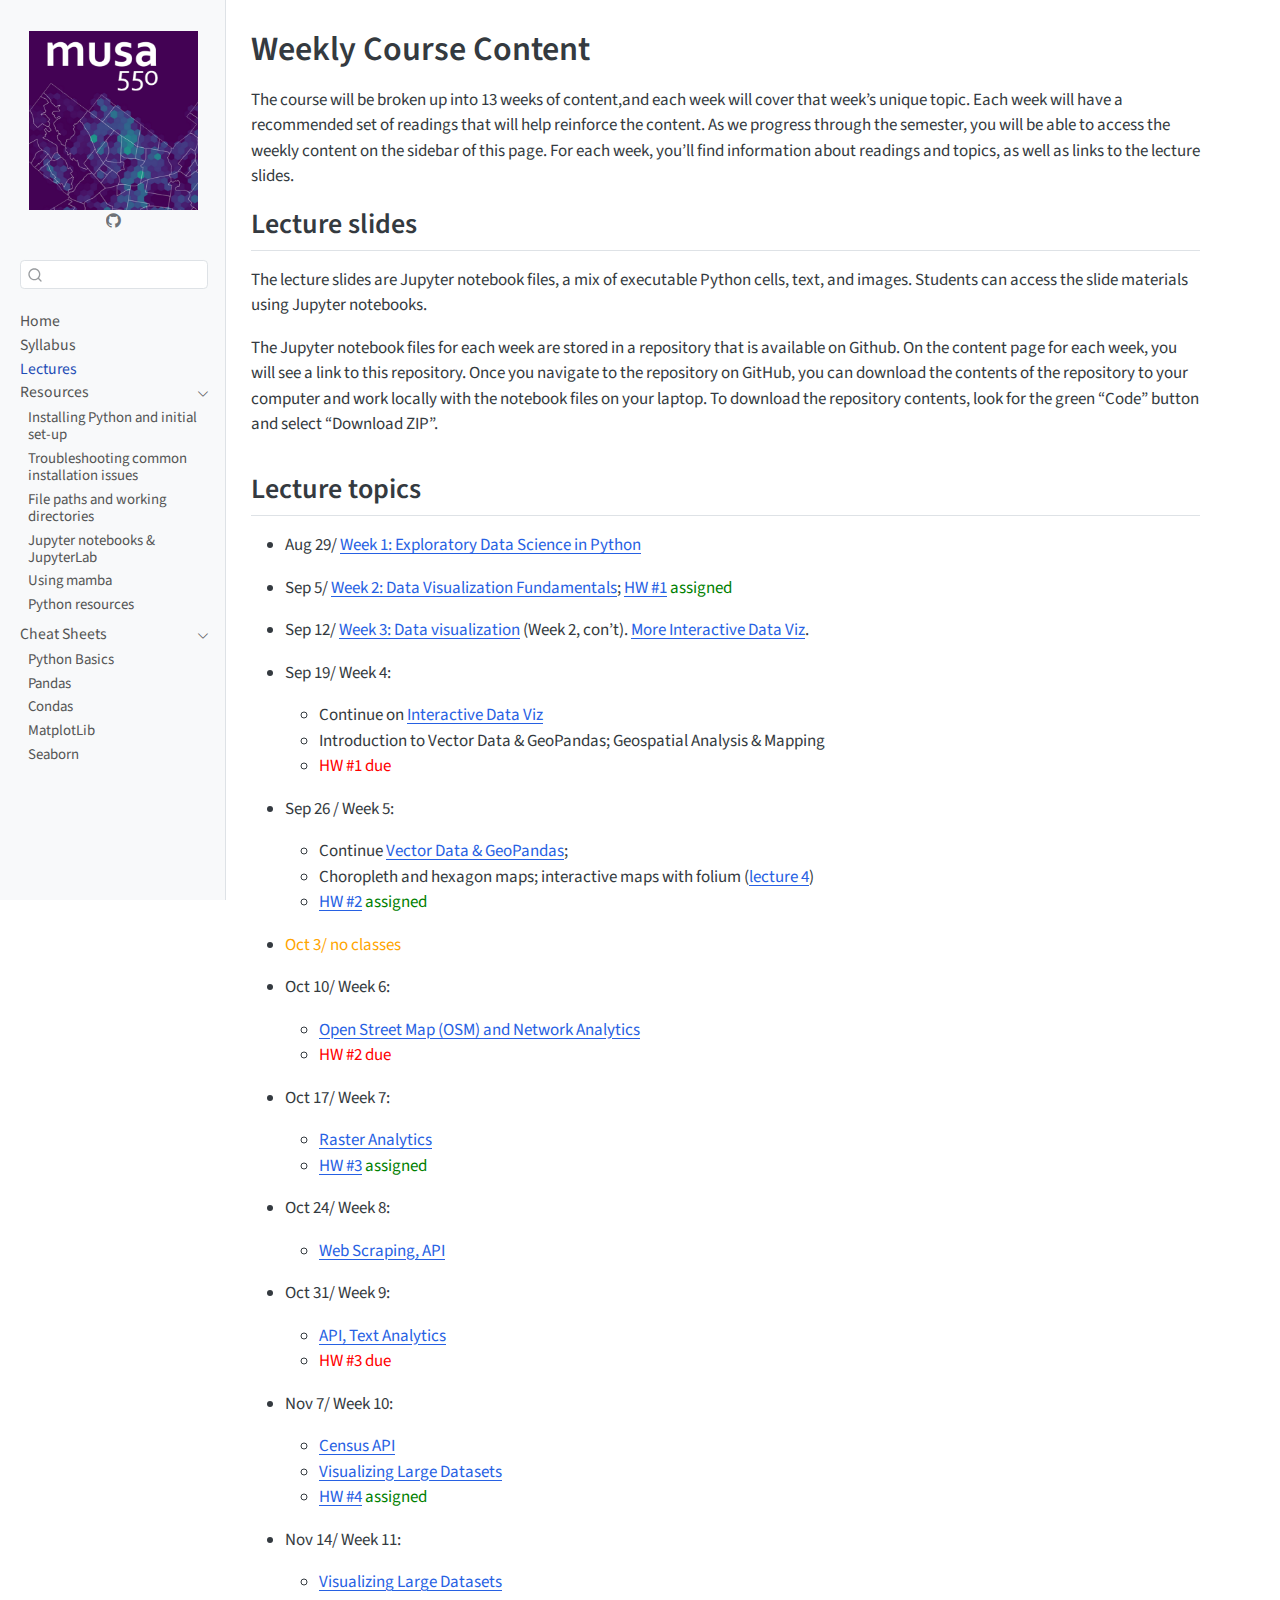
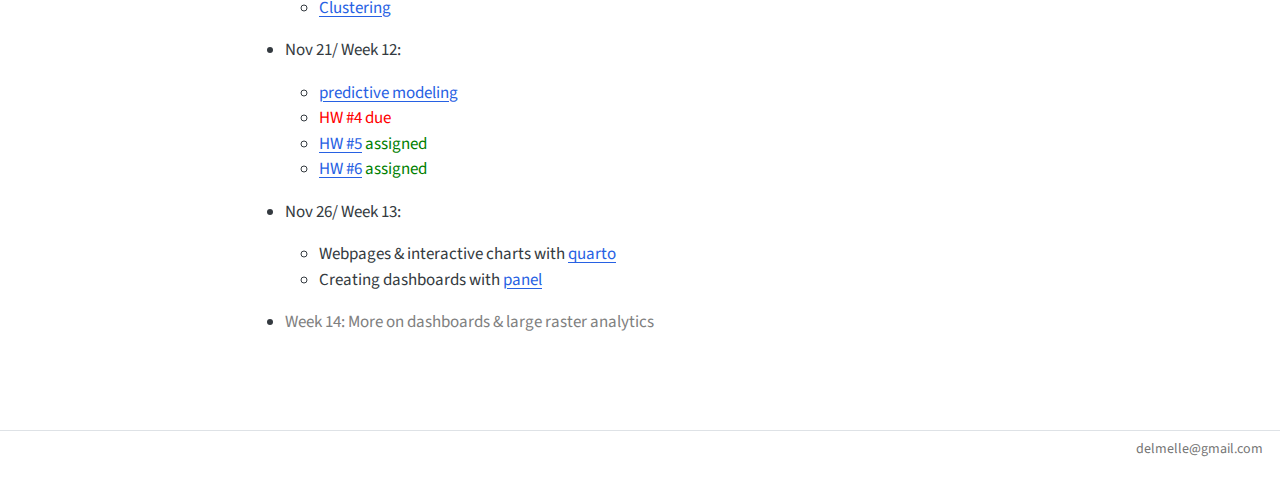
<file: lectures.html>
<!DOCTYPE html>
<html xmlns="http://www.w3.org/1999/xhtml" lang="en" xml:lang="en"><head>

<meta charset="utf-8">
<meta name="generator" content="quarto-1.5.56">

<meta name="viewport" content="width=device-width, initial-scale=1.0, user-scalable=yes">


<title>Weekly Course Content – MUSA 550</title>
<style>
code{white-space: pre-wrap;}
span.smallcaps{font-variant: small-caps;}
div.columns{display: flex; gap: min(4vw, 1.5em);}
div.column{flex: auto; overflow-x: auto;}
div.hanging-indent{margin-left: 1.5em; text-indent: -1.5em;}
ul.task-list{list-style: none;}
ul.task-list li input[type="checkbox"] {
  width: 0.8em;
  margin: 0 0.8em 0.2em -1em; /* quarto-specific, see https://github.com/quarto-dev/quarto-cli/issues/4556 */ 
  vertical-align: middle;
}
</style>


<script src="site_libs/quarto-nav/quarto-nav.js"></script>
<script src="site_libs/clipboard/clipboard.min.js"></script>
<script src="site_libs/quarto-search/autocomplete.umd.js"></script>
<script src="site_libs/quarto-search/fuse.min.js"></script>
<script src="site_libs/quarto-search/quarto-search.js"></script>
<meta name="quarto:offset" content="./">
<script src="site_libs/quarto-html/quarto.js"></script>
<script src="site_libs/quarto-html/popper.min.js"></script>
<script src="site_libs/quarto-html/tippy.umd.min.js"></script>
<script src="site_libs/quarto-html/anchor.min.js"></script>
<link href="site_libs/quarto-html/tippy.css" rel="stylesheet">
<link href="site_libs/quarto-html/quarto-syntax-highlighting.css" rel="stylesheet" id="quarto-text-highlighting-styles">
<script src="site_libs/bootstrap/bootstrap.min.js"></script>
<link href="site_libs/bootstrap/bootstrap-icons.css" rel="stylesheet">
<link href="site_libs/bootstrap/bootstrap.min.css" rel="stylesheet" id="quarto-bootstrap" data-mode="light">
<script id="quarto-search-options" type="application/json">{
  "location": "sidebar",
  "copy-button": false,
  "collapse-after": 3,
  "panel-placement": "start",
  "type": "textbox",
  "limit": 50,
  "keyboard-shortcut": [
    "f",
    "/",
    "s"
  ],
  "show-item-context": false,
  "language": {
    "search-no-results-text": "No results",
    "search-matching-documents-text": "matching documents",
    "search-copy-link-title": "Copy link to search",
    "search-hide-matches-text": "Hide additional matches",
    "search-more-match-text": "more match in this document",
    "search-more-matches-text": "more matches in this document",
    "search-clear-button-title": "Clear",
    "search-text-placeholder": "",
    "search-detached-cancel-button-title": "Cancel",
    "search-submit-button-title": "Submit",
    "search-label": "Search"
  }
}</script>


<link rel="stylesheet" href="styles.css">
</head>

<body class="nav-sidebar docked fullcontent">

<div id="quarto-search-results"></div>
  <header id="quarto-header" class="headroom fixed-top">
  <nav class="quarto-secondary-nav">
    <div class="container-fluid d-flex">
      <button type="button" class="quarto-btn-toggle btn" data-bs-toggle="collapse" role="button" data-bs-target=".quarto-sidebar-collapse-item" aria-controls="quarto-sidebar" aria-expanded="false" aria-label="Toggle sidebar navigation" onclick="if (window.quartoToggleHeadroom) { window.quartoToggleHeadroom(); }">
        <i class="bi bi-layout-text-sidebar-reverse"></i>
      </button>
        <nav class="quarto-page-breadcrumbs" aria-label="breadcrumb"><ol class="breadcrumb"><li class="breadcrumb-item"><a href="./lectures.html">Lectures</a></li></ol></nav>
        <a class="flex-grow-1" role="navigation" data-bs-toggle="collapse" data-bs-target=".quarto-sidebar-collapse-item" aria-controls="quarto-sidebar" aria-expanded="false" aria-label="Toggle sidebar navigation" onclick="if (window.quartoToggleHeadroom) { window.quartoToggleHeadroom(); }">      
        </a>
      <button type="button" class="btn quarto-search-button" aria-label="Search" onclick="window.quartoOpenSearch();">
        <i class="bi bi-search"></i>
      </button>
    </div>
  </nav>
</header>
<!-- content -->
<div id="quarto-content" class="quarto-container page-columns page-rows-contents page-layout-article">
<!-- sidebar -->
  <nav id="quarto-sidebar" class="sidebar collapse collapse-horizontal quarto-sidebar-collapse-item sidebar-navigation docked overflow-auto">
    <div class="pt-lg-2 mt-2 text-center sidebar-header">
      <a href="./index.html" class="sidebar-logo-link">
      <img src="./images/course-icon.png" alt="" class="sidebar-logo py-0 d-lg-inline d-none">
      </a>
      <div class="sidebar-tools-main">
    <a href="https://github.com/MUSA-550-Fall-2024/" title="MUSA 550 GitHub" class="quarto-navigation-tool px-1" aria-label="MUSA 550 GitHub"><i class="bi bi-github"></i></a>
</div>
      </div>
        <div class="mt-2 flex-shrink-0 align-items-center">
        <div class="sidebar-search">
        <div id="quarto-search" class="" title="Search"></div>
        </div>
        </div>
    <div class="sidebar-menu-container"> 
    <ul class="list-unstyled mt-1">
        <li class="sidebar-item">
  <div class="sidebar-item-container"> 
  <a href="./index.html" class="sidebar-item-text sidebar-link">
 <span class="menu-text">Home</span></a>
  </div>
</li>
        <li class="sidebar-item">
  <div class="sidebar-item-container"> 
  <a href="./syllabus.html" class="sidebar-item-text sidebar-link">
 <span class="menu-text">Syllabus</span></a>
  </div>
</li>
        <li class="sidebar-item">
  <div class="sidebar-item-container"> 
  <a href="./lectures.html" class="sidebar-item-text sidebar-link active">
 <span class="menu-text">Lectures</span></a>
  </div>
</li>
        <li class="sidebar-item sidebar-item-section">
      <div class="sidebar-item-container"> 
            <a class="sidebar-item-text sidebar-link text-start" data-bs-toggle="collapse" data-bs-target="#quarto-sidebar-section-1" role="navigation" aria-expanded="true">
 <span class="menu-text">Resources</span></a>
          <a class="sidebar-item-toggle text-start" data-bs-toggle="collapse" data-bs-target="#quarto-sidebar-section-1" role="navigation" aria-expanded="true" aria-label="Toggle section">
            <i class="bi bi-chevron-right ms-2"></i>
          </a> 
      </div>
      <ul id="quarto-sidebar-section-1" class="collapse list-unstyled sidebar-section depth1 show">  
          <li class="sidebar-item">
  <div class="sidebar-item-container"> 
  <a href="./resource/install.html" class="sidebar-item-text sidebar-link">
 <span class="menu-text">Installing Python and initial set-up</span></a>
  </div>
</li>
          <li class="sidebar-item">
  <div class="sidebar-item-container"> 
  <a href="./resource/common-issues.html" class="sidebar-item-text sidebar-link">
 <span class="menu-text">Troubleshooting common installation issues</span></a>
  </div>
</li>
          <li class="sidebar-item">
  <div class="sidebar-item-container"> 
  <a href="./resource/file-paths.html" class="sidebar-item-text sidebar-link">
 <span class="menu-text">File paths and working directories</span></a>
  </div>
</li>
          <li class="sidebar-item">
  <div class="sidebar-item-container"> 
  <a href="./resource/jupyter.html" class="sidebar-item-text sidebar-link">
 <span class="menu-text">Jupyter notebooks &amp; JupyterLab</span></a>
  </div>
</li>
          <li class="sidebar-item">
  <div class="sidebar-item-container"> 
  <a href="./resource/mamba.html" class="sidebar-item-text sidebar-link">
 <span class="menu-text">Using mamba</span></a>
  </div>
</li>
          <li class="sidebar-item">
  <div class="sidebar-item-container"> 
  <a href="./resource/python.html" class="sidebar-item-text sidebar-link">
 <span class="menu-text">Python resources</span></a>
  </div>
</li>
      </ul>
  </li>
        <li class="sidebar-item sidebar-item-section">
      <div class="sidebar-item-container"> 
            <a class="sidebar-item-text sidebar-link text-start" data-bs-toggle="collapse" data-bs-target="#quarto-sidebar-section-2" role="navigation" aria-expanded="true">
 <span class="menu-text">Cheat Sheets</span></a>
          <a class="sidebar-item-toggle text-start" data-bs-toggle="collapse" data-bs-target="#quarto-sidebar-section-2" role="navigation" aria-expanded="true" aria-label="Toggle section">
            <i class="bi bi-chevron-right ms-2"></i>
          </a> 
      </div>
      <ul id="quarto-sidebar-section-2" class="collapse list-unstyled sidebar-section depth1 show">  
          <li class="sidebar-item">
  <div class="sidebar-item-container"> 
  <a href="./cheatsheets/python.pdf" class="sidebar-item-text sidebar-link">
 <span class="menu-text">Python Basics</span></a>
  </div>
</li>
          <li class="sidebar-item">
  <div class="sidebar-item-container"> 
  <a href="./cheatsheets/pandas.pdf" class="sidebar-item-text sidebar-link">
 <span class="menu-text">Pandas</span></a>
  </div>
</li>
          <li class="sidebar-item">
  <div class="sidebar-item-container"> 
  <a href="./cheatsheets/conda.pdf" class="sidebar-item-text sidebar-link">
 <span class="menu-text">Condas</span></a>
  </div>
</li>
          <li class="sidebar-item">
  <div class="sidebar-item-container"> 
  <a href="./cheatsheets/matplotlib.pdf" class="sidebar-item-text sidebar-link">
 <span class="menu-text">MatplotLib</span></a>
  </div>
</li>
          <li class="sidebar-item">
  <div class="sidebar-item-container"> 
  <a href="./cheatsheets/seaborn.pdf" class="sidebar-item-text sidebar-link">
 <span class="menu-text">Seaborn</span></a>
  </div>
</li>
      </ul>
  </li>
    </ul>
    </div>
</nav>
<div id="quarto-sidebar-glass" class="quarto-sidebar-collapse-item" data-bs-toggle="collapse" data-bs-target=".quarto-sidebar-collapse-item"></div>
<!-- margin-sidebar -->
    
<!-- main -->
<main class="content" id="quarto-document-content">

<header id="title-block-header" class="quarto-title-block default">
<div class="quarto-title">
<h1 class="title">Weekly Course Content</h1>
</div>



<div class="quarto-title-meta">

    
  
    
  </div>
  


</header>


<p>The course will be broken up into 13 weeks of content,and each week will cover that week’s unique topic. Each week will have a recommended set of readings that will help reinforce the content. As we progress through the semester, you will be able to access the weekly content on the sidebar of this page. For each week, you’ll find information about readings and topics, as well as links to the lecture slides.</p>
<section id="lecture-slides" class="level2">
<h2 class="anchored" data-anchor-id="lecture-slides">Lecture slides</h2>
<p>The lecture slides are Jupyter notebook files, a mix of executable Python cells, text, and images. Students can access the slide materials using Jupyter notebooks.</p>
<p>The Jupyter notebook files for each week are stored in a repository that is available on Github. On the content page for each week, you will see a link to this repository. Once you navigate to the repository on GitHub, you can download the contents of the repository to your computer and work locally with the notebook files on your laptop. To download the repository contents, look for the green “Code” button and select “Download ZIP”.</p>
</section>
<section id="lecture-topics" class="level2">
<h2 class="anchored" data-anchor-id="lecture-topics">Lecture topics</h2>
<ul>
<li><p>Aug 29/ <a href="https://github.com/musa-550-fall-2024/week1">Week 1: Exploratory Data Science in Python</a></p></li>
<li><p>Sep 5/ <a href="https://github.com/musa-550-fall-2024/week2">Week 2: Data Visualization Fundamentals</a>;  <span style="color:green"><a href="https://github.com/musa-550-fall-2024/assignment1">HW #1</a> assigned </span></p></li>
<li><p>Sep 12/ <a href="https://github.com/musa-550-fall-2024/week2">Week 3: Data visualization</a> (Week 2, con’t). <a href="https://github.com/musa-550-fall-2024/week3">More Interactive Data Viz</a>.</p></li>
<li><p>Sep 19/ Week 4:</p>
<ul>
<li>Continue on <a href="https://github.com/musa-550-fall-2024/week3">Interactive Data Viz</a></li>
<li>Introduction to Vector Data &amp; GeoPandas; Geospatial Analysis &amp; Mapping</li>
<li><span style="color:red">HW #1 due </span></li>
</ul></li>
<li><p>Sep 26 / Week 5:</p>
<ul>
<li>Continue <a href="https://github.com/musa-550-fall-2024/week3">Vector Data &amp; GeoPandas</a>;</li>
<li>Choropleth and hexagon maps; interactive maps with folium (<a href="https://github.com/musa-550-fall-2024/week4">lecture 4</a>)</li>
<li><span style="color:green"></span> <span style="color:green"><a href="https://github.com/musa-550-fall-2024/assignment2">HW #2</a> assigned</span></li>
</ul></li>
<li><p><span style="color:orange"> Oct 3/ no classes</span></p></li>
<li><p>Oct 10/ Week 6:</p>
<ul>
<li><a href="https://github.com/musa-550-fall-2024/week5">Open Street Map (OSM) and Network Analytics</a></li>
<li><span style="color:red">HW #2 due </span></li>
</ul></li>
<li><p>Oct 17/ Week 7:</p>
<ul>
<li><a href="https://github.com/musa-550-fall-2024/week6">Raster Analytics</a></li>
<li><span style="color:green"></span> <span style="color:green"><a href="https://github.com/musa-550-fall-2024/assignment3">HW #3</a> assigned </span></li>
</ul></li>
<li><p>Oct 24/ Week 8:</p>
<ul>
<li><a href="https://github.com/musa-550-fall-2024/webScrapingAPI">Web Scraping, API</a></li>
</ul></li>
<li><p>Oct 31/ Week 9:</p>
<ul>
<li><a href="https://github.com/musa-550-fall-2024/webScrapingAPI">API, Text Analytics</a></li>
<li><span style="color:red">HW #3 due </span></li>
</ul></li>
<li><p>Nov 7/ Week 10:</p>
<ul>
<li><a href="https://github.com/musa-550-fall-2024/webScrapingAPI">Census API</a></li>
<li><a href="https://github.com/musa-550-fall-2024/visualizingLargeDatasets">Visualizing Large Datasets</a></li>
<li><span style="color:green"></span> <span style="color:green"><a href="https://github.com/musa-550-fall-2024/assignment4">HW #4</a> assigned </span></li>
</ul></li>
<li><p>Nov 14/ Week 11:</p>
<ul>
<li><a href="https://github.com/musa-550-fall-2024/visualizingLargeDatasets">Visualizing Large Datasets</a></li>
<li><a href="https://github.com/musa-550-fall-2024/clustering">Clustering</a></li>
</ul></li>
<li><p>Nov 21/ Week 12:</p>
<ul>
<li><a href="https://github.com/musa-550-fall-2024/predictiveModeling">predictive modeling</a></li>
<li><span style="color:red">HW #4 due </span></li>
<li><span style="color:green"></span> <span style="color:green"><a href="https://github.com/musa-550-fall-2024/assignment-5">HW #5</a> assigned </span></li>
<li><span style="color:green"></span> <span style="color:green"><a href="https://github.com/musa-550-fall-2024/assignment-6">HW #6</a> assigned </span></li>
</ul></li>
<li><p>Nov 26/ Week 13:</p>
<ul>
<li>Webpages &amp; interactive charts with <a href="https://github.com/musa-550-fall-2024/quarto">quarto</a></li>
<li>Creating dashboards with <a href="https://github.com/musa-550-fall-2024/panel">panel</a></li>
</ul></li>
<li><p><span style="color:gray"> Week 14: More on dashboards &amp; large raster analytics</span></p></li>
</ul>


</section>

</main> <!-- /main -->
<script id="quarto-html-after-body" type="application/javascript">
window.document.addEventListener("DOMContentLoaded", function (event) {
  const toggleBodyColorMode = (bsSheetEl) => {
    const mode = bsSheetEl.getAttribute("data-mode");
    const bodyEl = window.document.querySelector("body");
    if (mode === "dark") {
      bodyEl.classList.add("quarto-dark");
      bodyEl.classList.remove("quarto-light");
    } else {
      bodyEl.classList.add("quarto-light");
      bodyEl.classList.remove("quarto-dark");
    }
  }
  const toggleBodyColorPrimary = () => {
    const bsSheetEl = window.document.querySelector("link#quarto-bootstrap");
    if (bsSheetEl) {
      toggleBodyColorMode(bsSheetEl);
    }
  }
  toggleBodyColorPrimary();  
  const icon = "";
  const anchorJS = new window.AnchorJS();
  anchorJS.options = {
    placement: 'right',
    icon: icon
  };
  anchorJS.add('.anchored');
  const isCodeAnnotation = (el) => {
    for (const clz of el.classList) {
      if (clz.startsWith('code-annotation-')) {                     
        return true;
      }
    }
    return false;
  }
  const onCopySuccess = function(e) {
    // button target
    const button = e.trigger;
    // don't keep focus
    button.blur();
    // flash "checked"
    button.classList.add('code-copy-button-checked');
    var currentTitle = button.getAttribute("title");
    button.setAttribute("title", "Copied!");
    let tooltip;
    if (window.bootstrap) {
      button.setAttribute("data-bs-toggle", "tooltip");
      button.setAttribute("data-bs-placement", "left");
      button.setAttribute("data-bs-title", "Copied!");
      tooltip = new bootstrap.Tooltip(button, 
        { trigger: "manual", 
          customClass: "code-copy-button-tooltip",
          offset: [0, -8]});
      tooltip.show();    
    }
    setTimeout(function() {
      if (tooltip) {
        tooltip.hide();
        button.removeAttribute("data-bs-title");
        button.removeAttribute("data-bs-toggle");
        button.removeAttribute("data-bs-placement");
      }
      button.setAttribute("title", currentTitle);
      button.classList.remove('code-copy-button-checked');
    }, 1000);
    // clear code selection
    e.clearSelection();
  }
  const getTextToCopy = function(trigger) {
      const codeEl = trigger.previousElementSibling.cloneNode(true);
      for (const childEl of codeEl.children) {
        if (isCodeAnnotation(childEl)) {
          childEl.remove();
        }
      }
      return codeEl.innerText;
  }
  const clipboard = new window.ClipboardJS('.code-copy-button:not([data-in-quarto-modal])', {
    text: getTextToCopy
  });
  clipboard.on('success', onCopySuccess);
  if (window.document.getElementById('quarto-embedded-source-code-modal')) {
    // For code content inside modals, clipBoardJS needs to be initialized with a container option
    // TODO: Check when it could be a function (https://github.com/zenorocha/clipboard.js/issues/860)
    const clipboardModal = new window.ClipboardJS('.code-copy-button[data-in-quarto-modal]', {
      text: getTextToCopy,
      container: window.document.getElementById('quarto-embedded-source-code-modal')
    });
    clipboardModal.on('success', onCopySuccess);
  }
    var localhostRegex = new RegExp(/^(?:http|https):\/\/localhost\:?[0-9]*\//);
    var mailtoRegex = new RegExp(/^mailto:/);
      var filterRegex = new RegExp("https:\/\/musa-550-fall-2024\.github\.io\/course\/");
    var isInternal = (href) => {
        return filterRegex.test(href) || localhostRegex.test(href) || mailtoRegex.test(href);
    }
    // Inspect non-navigation links and adorn them if external
 	var links = window.document.querySelectorAll('a[href]:not(.nav-link):not(.navbar-brand):not(.toc-action):not(.sidebar-link):not(.sidebar-item-toggle):not(.pagination-link):not(.no-external):not([aria-hidden]):not(.dropdown-item):not(.quarto-navigation-tool):not(.about-link)');
    for (var i=0; i<links.length; i++) {
      const link = links[i];
      if (!isInternal(link.href)) {
        // undo the damage that might have been done by quarto-nav.js in the case of
        // links that we want to consider external
        if (link.dataset.originalHref !== undefined) {
          link.href = link.dataset.originalHref;
        }
      }
    }
  function tippyHover(el, contentFn, onTriggerFn, onUntriggerFn) {
    const config = {
      allowHTML: true,
      maxWidth: 500,
      delay: 100,
      arrow: false,
      appendTo: function(el) {
          return el.parentElement;
      },
      interactive: true,
      interactiveBorder: 10,
      theme: 'quarto',
      placement: 'bottom-start',
    };
    if (contentFn) {
      config.content = contentFn;
    }
    if (onTriggerFn) {
      config.onTrigger = onTriggerFn;
    }
    if (onUntriggerFn) {
      config.onUntrigger = onUntriggerFn;
    }
    window.tippy(el, config); 
  }
  const noterefs = window.document.querySelectorAll('a[role="doc-noteref"]');
  for (var i=0; i<noterefs.length; i++) {
    const ref = noterefs[i];
    tippyHover(ref, function() {
      // use id or data attribute instead here
      let href = ref.getAttribute('data-footnote-href') || ref.getAttribute('href');
      try { href = new URL(href).hash; } catch {}
      const id = href.replace(/^#\/?/, "");
      const note = window.document.getElementById(id);
      if (note) {
        return note.innerHTML;
      } else {
        return "";
      }
    });
  }
  const xrefs = window.document.querySelectorAll('a.quarto-xref');
  const processXRef = (id, note) => {
    // Strip column container classes
    const stripColumnClz = (el) => {
      el.classList.remove("page-full", "page-columns");
      if (el.children) {
        for (const child of el.children) {
          stripColumnClz(child);
        }
      }
    }
    stripColumnClz(note)
    if (id === null || id.startsWith('sec-')) {
      // Special case sections, only their first couple elements
      const container = document.createElement("div");
      if (note.children && note.children.length > 2) {
        container.appendChild(note.children[0].cloneNode(true));
        for (let i = 1; i < note.children.length; i++) {
          const child = note.children[i];
          if (child.tagName === "P" && child.innerText === "") {
            continue;
          } else {
            container.appendChild(child.cloneNode(true));
            break;
          }
        }
        if (window.Quarto?.typesetMath) {
          window.Quarto.typesetMath(container);
        }
        return container.innerHTML
      } else {
        if (window.Quarto?.typesetMath) {
          window.Quarto.typesetMath(note);
        }
        return note.innerHTML;
      }
    } else {
      // Remove any anchor links if they are present
      const anchorLink = note.querySelector('a.anchorjs-link');
      if (anchorLink) {
        anchorLink.remove();
      }
      if (window.Quarto?.typesetMath) {
        window.Quarto.typesetMath(note);
      }
      // TODO in 1.5, we should make sure this works without a callout special case
      if (note.classList.contains("callout")) {
        return note.outerHTML;
      } else {
        return note.innerHTML;
      }
    }
  }
  for (var i=0; i<xrefs.length; i++) {
    const xref = xrefs[i];
    tippyHover(xref, undefined, function(instance) {
      instance.disable();
      let url = xref.getAttribute('href');
      let hash = undefined; 
      if (url.startsWith('#')) {
        hash = url;
      } else {
        try { hash = new URL(url).hash; } catch {}
      }
      if (hash) {
        const id = hash.replace(/^#\/?/, "");
        const note = window.document.getElementById(id);
        if (note !== null) {
          try {
            const html = processXRef(id, note.cloneNode(true));
            instance.setContent(html);
          } finally {
            instance.enable();
            instance.show();
          }
        } else {
          // See if we can fetch this
          fetch(url.split('#')[0])
          .then(res => res.text())
          .then(html => {
            const parser = new DOMParser();
            const htmlDoc = parser.parseFromString(html, "text/html");
            const note = htmlDoc.getElementById(id);
            if (note !== null) {
              const html = processXRef(id, note);
              instance.setContent(html);
            } 
          }).finally(() => {
            instance.enable();
            instance.show();
          });
        }
      } else {
        // See if we can fetch a full url (with no hash to target)
        // This is a special case and we should probably do some content thinning / targeting
        fetch(url)
        .then(res => res.text())
        .then(html => {
          const parser = new DOMParser();
          const htmlDoc = parser.parseFromString(html, "text/html");
          const note = htmlDoc.querySelector('main.content');
          if (note !== null) {
            // This should only happen for chapter cross references
            // (since there is no id in the URL)
            // remove the first header
            if (note.children.length > 0 && note.children[0].tagName === "HEADER") {
              note.children[0].remove();
            }
            const html = processXRef(null, note);
            instance.setContent(html);
          } 
        }).finally(() => {
          instance.enable();
          instance.show();
        });
      }
    }, function(instance) {
    });
  }
      let selectedAnnoteEl;
      const selectorForAnnotation = ( cell, annotation) => {
        let cellAttr = 'data-code-cell="' + cell + '"';
        let lineAttr = 'data-code-annotation="' +  annotation + '"';
        const selector = 'span[' + cellAttr + '][' + lineAttr + ']';
        return selector;
      }
      const selectCodeLines = (annoteEl) => {
        const doc = window.document;
        const targetCell = annoteEl.getAttribute("data-target-cell");
        const targetAnnotation = annoteEl.getAttribute("data-target-annotation");
        const annoteSpan = window.document.querySelector(selectorForAnnotation(targetCell, targetAnnotation));
        const lines = annoteSpan.getAttribute("data-code-lines").split(",");
        const lineIds = lines.map((line) => {
          return targetCell + "-" + line;
        })
        let top = null;
        let height = null;
        let parent = null;
        if (lineIds.length > 0) {
            //compute the position of the single el (top and bottom and make a div)
            const el = window.document.getElementById(lineIds[0]);
            top = el.offsetTop;
            height = el.offsetHeight;
            parent = el.parentElement.parentElement;
          if (lineIds.length > 1) {
            const lastEl = window.document.getElementById(lineIds[lineIds.length - 1]);
            const bottom = lastEl.offsetTop + lastEl.offsetHeight;
            height = bottom - top;
          }
          if (top !== null && height !== null && parent !== null) {
            // cook up a div (if necessary) and position it 
            let div = window.document.getElementById("code-annotation-line-highlight");
            if (div === null) {
              div = window.document.createElement("div");
              div.setAttribute("id", "code-annotation-line-highlight");
              div.style.position = 'absolute';
              parent.appendChild(div);
            }
            div.style.top = top - 2 + "px";
            div.style.height = height + 4 + "px";
            div.style.left = 0;
            let gutterDiv = window.document.getElementById("code-annotation-line-highlight-gutter");
            if (gutterDiv === null) {
              gutterDiv = window.document.createElement("div");
              gutterDiv.setAttribute("id", "code-annotation-line-highlight-gutter");
              gutterDiv.style.position = 'absolute';
              const codeCell = window.document.getElementById(targetCell);
              const gutter = codeCell.querySelector('.code-annotation-gutter');
              gutter.appendChild(gutterDiv);
            }
            gutterDiv.style.top = top - 2 + "px";
            gutterDiv.style.height = height + 4 + "px";
          }
          selectedAnnoteEl = annoteEl;
        }
      };
      const unselectCodeLines = () => {
        const elementsIds = ["code-annotation-line-highlight", "code-annotation-line-highlight-gutter"];
        elementsIds.forEach((elId) => {
          const div = window.document.getElementById(elId);
          if (div) {
            div.remove();
          }
        });
        selectedAnnoteEl = undefined;
      };
        // Handle positioning of the toggle
    window.addEventListener(
      "resize",
      throttle(() => {
        elRect = undefined;
        if (selectedAnnoteEl) {
          selectCodeLines(selectedAnnoteEl);
        }
      }, 10)
    );
    function throttle(fn, ms) {
    let throttle = false;
    let timer;
      return (...args) => {
        if(!throttle) { // first call gets through
            fn.apply(this, args);
            throttle = true;
        } else { // all the others get throttled
            if(timer) clearTimeout(timer); // cancel #2
            timer = setTimeout(() => {
              fn.apply(this, args);
              timer = throttle = false;
            }, ms);
        }
      };
    }
      // Attach click handler to the DT
      const annoteDls = window.document.querySelectorAll('dt[data-target-cell]');
      for (const annoteDlNode of annoteDls) {
        annoteDlNode.addEventListener('click', (event) => {
          const clickedEl = event.target;
          if (clickedEl !== selectedAnnoteEl) {
            unselectCodeLines();
            const activeEl = window.document.querySelector('dt[data-target-cell].code-annotation-active');
            if (activeEl) {
              activeEl.classList.remove('code-annotation-active');
            }
            selectCodeLines(clickedEl);
            clickedEl.classList.add('code-annotation-active');
          } else {
            // Unselect the line
            unselectCodeLines();
            clickedEl.classList.remove('code-annotation-active');
          }
        });
      }
  const findCites = (el) => {
    const parentEl = el.parentElement;
    if (parentEl) {
      const cites = parentEl.dataset.cites;
      if (cites) {
        return {
          el,
          cites: cites.split(' ')
        };
      } else {
        return findCites(el.parentElement)
      }
    } else {
      return undefined;
    }
  };
  var bibliorefs = window.document.querySelectorAll('a[role="doc-biblioref"]');
  for (var i=0; i<bibliorefs.length; i++) {
    const ref = bibliorefs[i];
    const citeInfo = findCites(ref);
    if (citeInfo) {
      tippyHover(citeInfo.el, function() {
        var popup = window.document.createElement('div');
        citeInfo.cites.forEach(function(cite) {
          var citeDiv = window.document.createElement('div');
          citeDiv.classList.add('hanging-indent');
          citeDiv.classList.add('csl-entry');
          var biblioDiv = window.document.getElementById('ref-' + cite);
          if (biblioDiv) {
            citeDiv.innerHTML = biblioDiv.innerHTML;
          }
          popup.appendChild(citeDiv);
        });
        return popup.innerHTML;
      });
    }
  }
});
</script>
</div> <!-- /content -->
<footer class="footer">
  <div class="nav-footer">
    <div class="nav-footer-left">
      &nbsp;
    </div>   
    <div class="nav-footer-center">
      &nbsp;
    </div>
    <div class="nav-footer-right">
<p>delmelle@gmail.com</p>
</div>
  </div>
</footer>




</body></html>
</file>
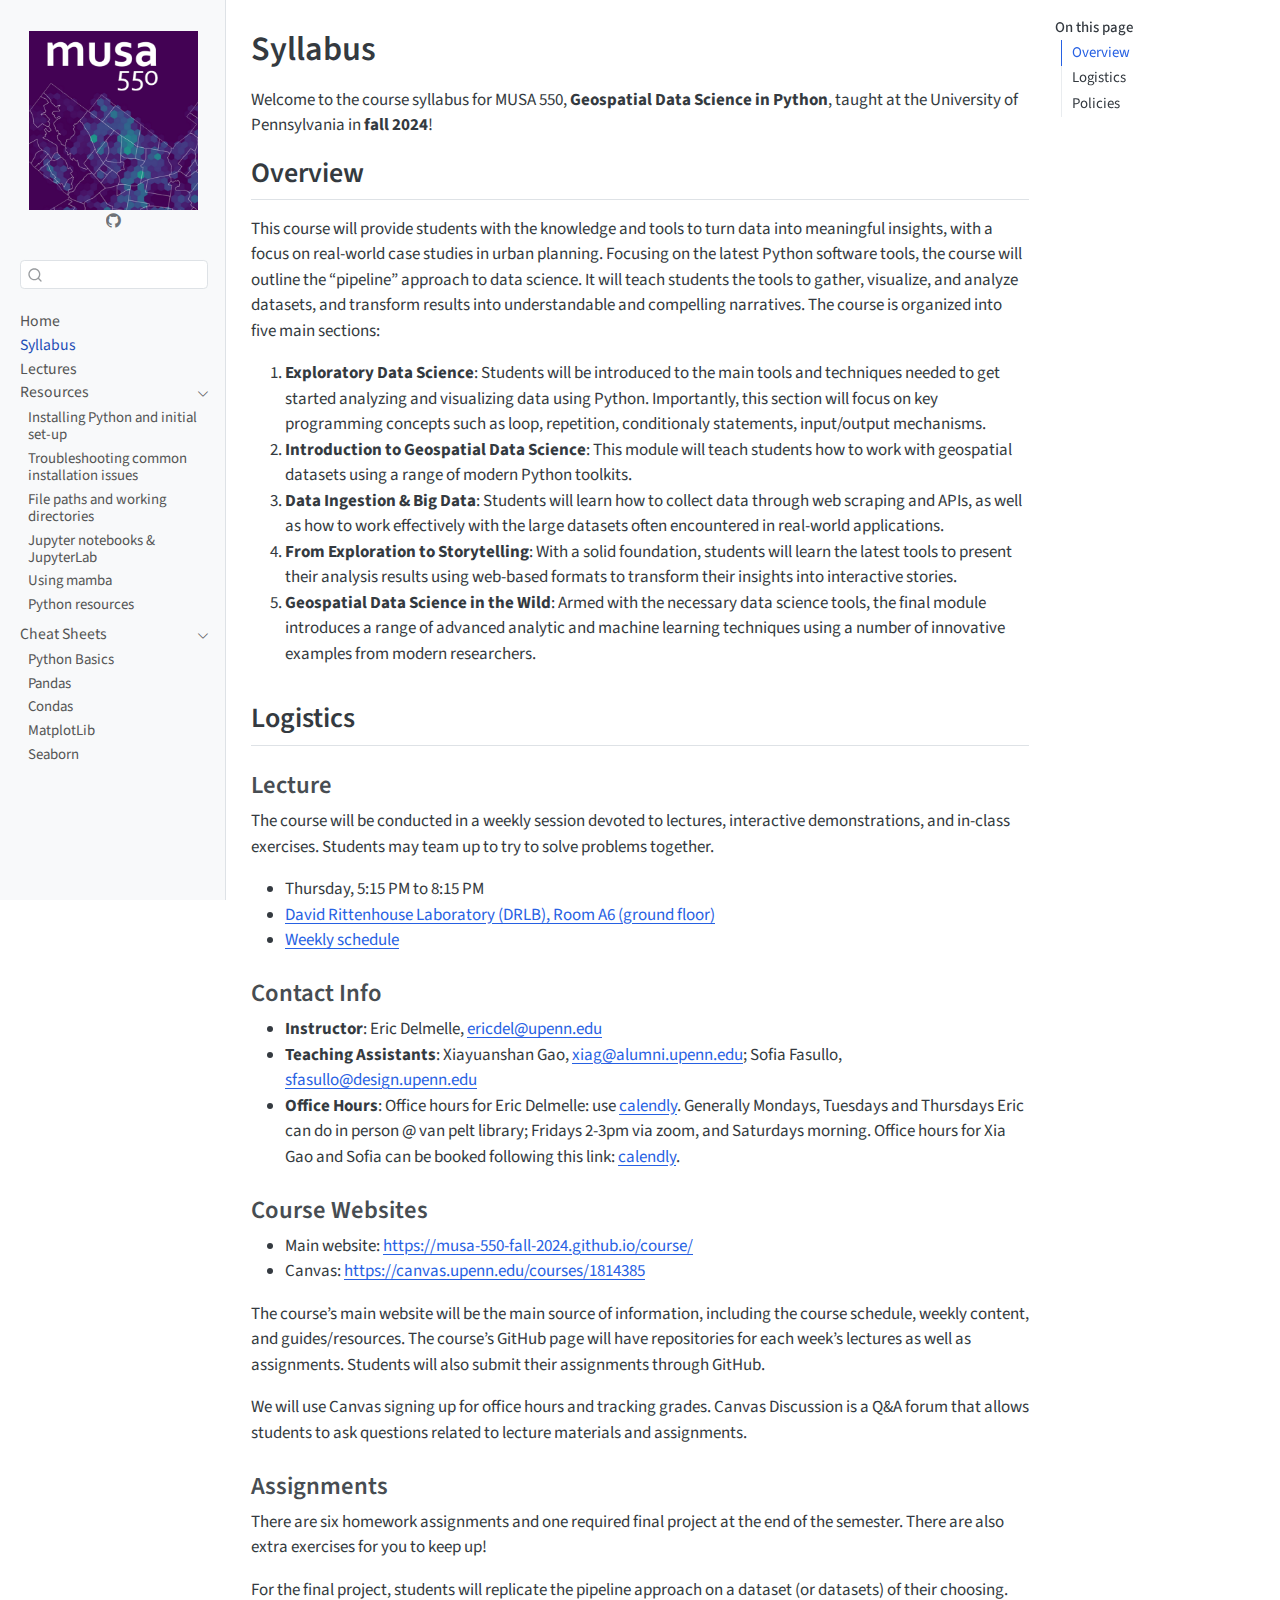
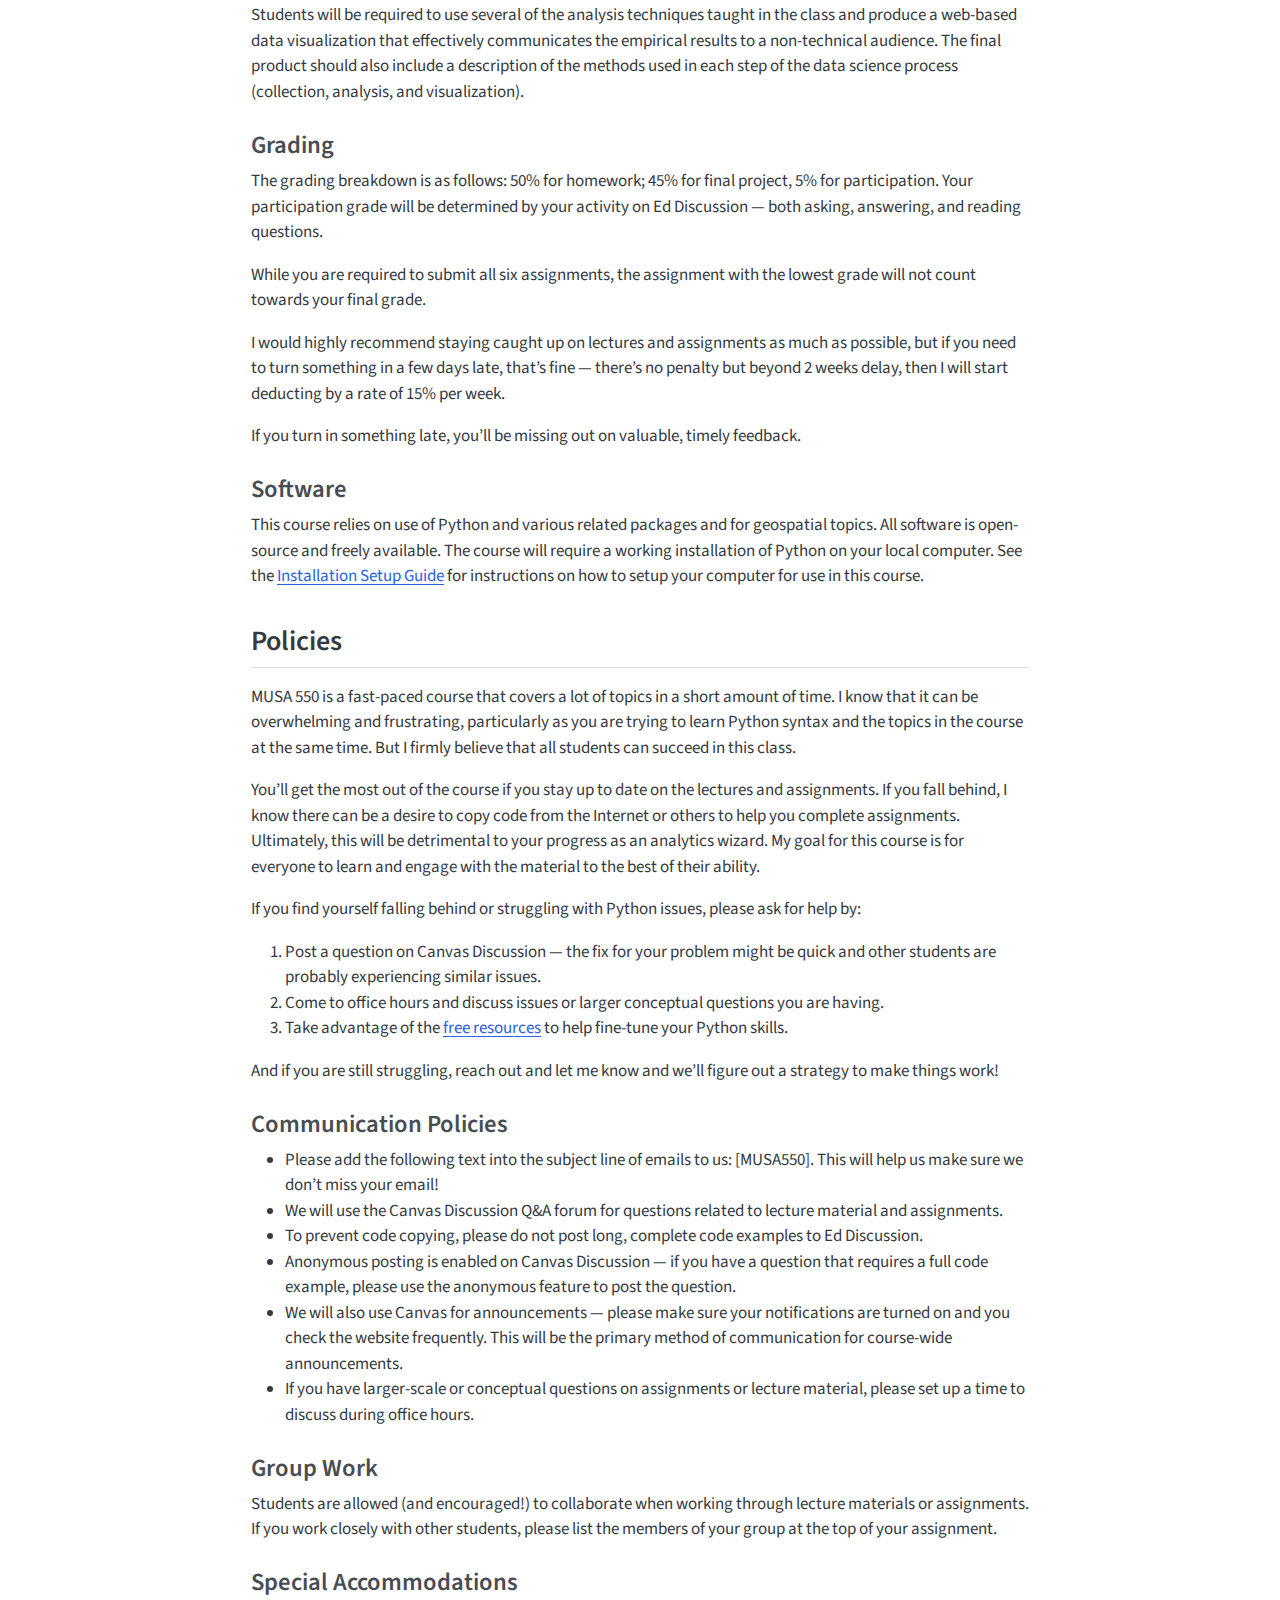
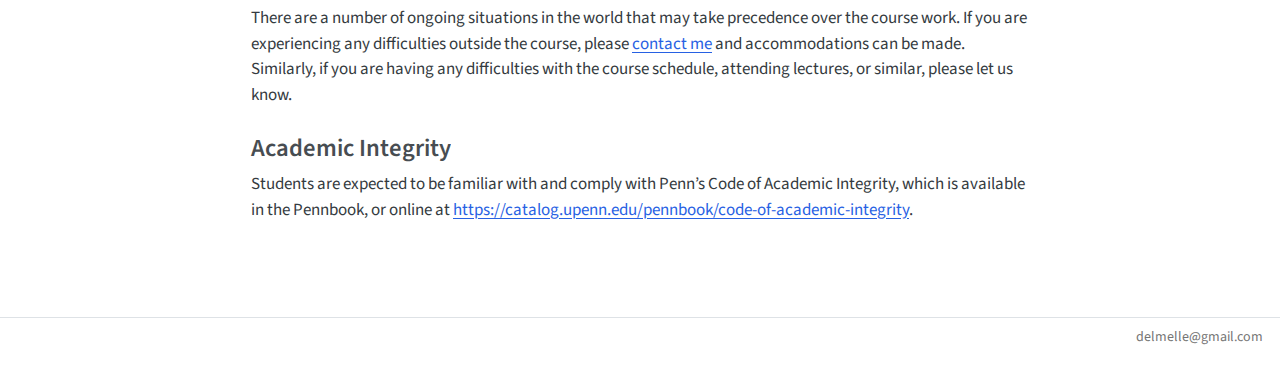
<file: syllabus.html>
<!DOCTYPE html>
<html xmlns="http://www.w3.org/1999/xhtml" lang="en" xml:lang="en"><head>

<meta charset="utf-8">
<meta name="generator" content="quarto-1.5.56">

<meta name="viewport" content="width=device-width, initial-scale=1.0, user-scalable=yes">


<title>Syllabus – MUSA 550</title>
<style>
code{white-space: pre-wrap;}
span.smallcaps{font-variant: small-caps;}
div.columns{display: flex; gap: min(4vw, 1.5em);}
div.column{flex: auto; overflow-x: auto;}
div.hanging-indent{margin-left: 1.5em; text-indent: -1.5em;}
ul.task-list{list-style: none;}
ul.task-list li input[type="checkbox"] {
  width: 0.8em;
  margin: 0 0.8em 0.2em -1em; /* quarto-specific, see https://github.com/quarto-dev/quarto-cli/issues/4556 */ 
  vertical-align: middle;
}
</style>


<script src="site_libs/quarto-nav/quarto-nav.js"></script>
<script src="site_libs/clipboard/clipboard.min.js"></script>
<script src="site_libs/quarto-search/autocomplete.umd.js"></script>
<script src="site_libs/quarto-search/fuse.min.js"></script>
<script src="site_libs/quarto-search/quarto-search.js"></script>
<meta name="quarto:offset" content="./">
<script src="site_libs/quarto-html/quarto.js"></script>
<script src="site_libs/quarto-html/popper.min.js"></script>
<script src="site_libs/quarto-html/tippy.umd.min.js"></script>
<script src="site_libs/quarto-html/anchor.min.js"></script>
<link href="site_libs/quarto-html/tippy.css" rel="stylesheet">
<link href="site_libs/quarto-html/quarto-syntax-highlighting.css" rel="stylesheet" id="quarto-text-highlighting-styles">
<script src="site_libs/bootstrap/bootstrap.min.js"></script>
<link href="site_libs/bootstrap/bootstrap-icons.css" rel="stylesheet">
<link href="site_libs/bootstrap/bootstrap.min.css" rel="stylesheet" id="quarto-bootstrap" data-mode="light">
<script id="quarto-search-options" type="application/json">{
  "location": "sidebar",
  "copy-button": false,
  "collapse-after": 3,
  "panel-placement": "start",
  "type": "textbox",
  "limit": 50,
  "keyboard-shortcut": [
    "f",
    "/",
    "s"
  ],
  "show-item-context": false,
  "language": {
    "search-no-results-text": "No results",
    "search-matching-documents-text": "matching documents",
    "search-copy-link-title": "Copy link to search",
    "search-hide-matches-text": "Hide additional matches",
    "search-more-match-text": "more match in this document",
    "search-more-matches-text": "more matches in this document",
    "search-clear-button-title": "Clear",
    "search-text-placeholder": "",
    "search-detached-cancel-button-title": "Cancel",
    "search-submit-button-title": "Submit",
    "search-label": "Search"
  }
}</script>


<link rel="stylesheet" href="styles.css">
</head>

<body class="nav-sidebar docked">

<div id="quarto-search-results"></div>
  <header id="quarto-header" class="headroom fixed-top">
  <nav class="quarto-secondary-nav">
    <div class="container-fluid d-flex">
      <button type="button" class="quarto-btn-toggle btn" data-bs-toggle="collapse" role="button" data-bs-target=".quarto-sidebar-collapse-item" aria-controls="quarto-sidebar" aria-expanded="false" aria-label="Toggle sidebar navigation" onclick="if (window.quartoToggleHeadroom) { window.quartoToggleHeadroom(); }">
        <i class="bi bi-layout-text-sidebar-reverse"></i>
      </button>
        <nav class="quarto-page-breadcrumbs" aria-label="breadcrumb"><ol class="breadcrumb"><li class="breadcrumb-item"><a href="./syllabus.html">Syllabus</a></li></ol></nav>
        <a class="flex-grow-1" role="navigation" data-bs-toggle="collapse" data-bs-target=".quarto-sidebar-collapse-item" aria-controls="quarto-sidebar" aria-expanded="false" aria-label="Toggle sidebar navigation" onclick="if (window.quartoToggleHeadroom) { window.quartoToggleHeadroom(); }">      
        </a>
      <button type="button" class="btn quarto-search-button" aria-label="Search" onclick="window.quartoOpenSearch();">
        <i class="bi bi-search"></i>
      </button>
    </div>
  </nav>
</header>
<!-- content -->
<div id="quarto-content" class="quarto-container page-columns page-rows-contents page-layout-article">
<!-- sidebar -->
  <nav id="quarto-sidebar" class="sidebar collapse collapse-horizontal quarto-sidebar-collapse-item sidebar-navigation docked overflow-auto">
    <div class="pt-lg-2 mt-2 text-center sidebar-header">
      <a href="./index.html" class="sidebar-logo-link">
      <img src="./images/course-icon.png" alt="" class="sidebar-logo py-0 d-lg-inline d-none">
      </a>
      <div class="sidebar-tools-main">
    <a href="https://github.com/MUSA-550-Fall-2024/" title="MUSA 550 GitHub" class="quarto-navigation-tool px-1" aria-label="MUSA 550 GitHub"><i class="bi bi-github"></i></a>
</div>
      </div>
        <div class="mt-2 flex-shrink-0 align-items-center">
        <div class="sidebar-search">
        <div id="quarto-search" class="" title="Search"></div>
        </div>
        </div>
    <div class="sidebar-menu-container"> 
    <ul class="list-unstyled mt-1">
        <li class="sidebar-item">
  <div class="sidebar-item-container"> 
  <a href="./index.html" class="sidebar-item-text sidebar-link">
 <span class="menu-text">Home</span></a>
  </div>
</li>
        <li class="sidebar-item">
  <div class="sidebar-item-container"> 
  <a href="./syllabus.html" class="sidebar-item-text sidebar-link active">
 <span class="menu-text">Syllabus</span></a>
  </div>
</li>
        <li class="sidebar-item">
  <div class="sidebar-item-container"> 
  <a href="./lectures.html" class="sidebar-item-text sidebar-link">
 <span class="menu-text">Lectures</span></a>
  </div>
</li>
        <li class="sidebar-item sidebar-item-section">
      <div class="sidebar-item-container"> 
            <a class="sidebar-item-text sidebar-link text-start" data-bs-toggle="collapse" data-bs-target="#quarto-sidebar-section-1" role="navigation" aria-expanded="true">
 <span class="menu-text">Resources</span></a>
          <a class="sidebar-item-toggle text-start" data-bs-toggle="collapse" data-bs-target="#quarto-sidebar-section-1" role="navigation" aria-expanded="true" aria-label="Toggle section">
            <i class="bi bi-chevron-right ms-2"></i>
          </a> 
      </div>
      <ul id="quarto-sidebar-section-1" class="collapse list-unstyled sidebar-section depth1 show">  
          <li class="sidebar-item">
  <div class="sidebar-item-container"> 
  <a href="./resource/install.html" class="sidebar-item-text sidebar-link">
 <span class="menu-text">Installing Python and initial set-up</span></a>
  </div>
</li>
          <li class="sidebar-item">
  <div class="sidebar-item-container"> 
  <a href="./resource/common-issues.html" class="sidebar-item-text sidebar-link">
 <span class="menu-text">Troubleshooting common installation issues</span></a>
  </div>
</li>
          <li class="sidebar-item">
  <div class="sidebar-item-container"> 
  <a href="./resource/file-paths.html" class="sidebar-item-text sidebar-link">
 <span class="menu-text">File paths and working directories</span></a>
  </div>
</li>
          <li class="sidebar-item">
  <div class="sidebar-item-container"> 
  <a href="./resource/jupyter.html" class="sidebar-item-text sidebar-link">
 <span class="menu-text">Jupyter notebooks &amp; JupyterLab</span></a>
  </div>
</li>
          <li class="sidebar-item">
  <div class="sidebar-item-container"> 
  <a href="./resource/mamba.html" class="sidebar-item-text sidebar-link">
 <span class="menu-text">Using mamba</span></a>
  </div>
</li>
          <li class="sidebar-item">
  <div class="sidebar-item-container"> 
  <a href="./resource/python.html" class="sidebar-item-text sidebar-link">
 <span class="menu-text">Python resources</span></a>
  </div>
</li>
      </ul>
  </li>
        <li class="sidebar-item sidebar-item-section">
      <div class="sidebar-item-container"> 
            <a class="sidebar-item-text sidebar-link text-start" data-bs-toggle="collapse" data-bs-target="#quarto-sidebar-section-2" role="navigation" aria-expanded="true">
 <span class="menu-text">Cheat Sheets</span></a>
          <a class="sidebar-item-toggle text-start" data-bs-toggle="collapse" data-bs-target="#quarto-sidebar-section-2" role="navigation" aria-expanded="true" aria-label="Toggle section">
            <i class="bi bi-chevron-right ms-2"></i>
          </a> 
      </div>
      <ul id="quarto-sidebar-section-2" class="collapse list-unstyled sidebar-section depth1 show">  
          <li class="sidebar-item">
  <div class="sidebar-item-container"> 
  <a href="./cheatsheets/python.pdf" class="sidebar-item-text sidebar-link">
 <span class="menu-text">Python Basics</span></a>
  </div>
</li>
          <li class="sidebar-item">
  <div class="sidebar-item-container"> 
  <a href="./cheatsheets/pandas.pdf" class="sidebar-item-text sidebar-link">
 <span class="menu-text">Pandas</span></a>
  </div>
</li>
          <li class="sidebar-item">
  <div class="sidebar-item-container"> 
  <a href="./cheatsheets/conda.pdf" class="sidebar-item-text sidebar-link">
 <span class="menu-text">Condas</span></a>
  </div>
</li>
          <li class="sidebar-item">
  <div class="sidebar-item-container"> 
  <a href="./cheatsheets/matplotlib.pdf" class="sidebar-item-text sidebar-link">
 <span class="menu-text">MatplotLib</span></a>
  </div>
</li>
          <li class="sidebar-item">
  <div class="sidebar-item-container"> 
  <a href="./cheatsheets/seaborn.pdf" class="sidebar-item-text sidebar-link">
 <span class="menu-text">Seaborn</span></a>
  </div>
</li>
      </ul>
  </li>
    </ul>
    </div>
</nav>
<div id="quarto-sidebar-glass" class="quarto-sidebar-collapse-item" data-bs-toggle="collapse" data-bs-target=".quarto-sidebar-collapse-item"></div>
<!-- margin-sidebar -->
    <div id="quarto-margin-sidebar" class="sidebar margin-sidebar">
        <nav id="TOC" role="doc-toc" class="toc-active">
    <h2 id="toc-title">On this page</h2>
   
  <ul>
  <li><a href="#overview" id="toc-overview" class="nav-link active" data-scroll-target="#overview">Overview</a></li>
  <li><a href="#logistics" id="toc-logistics" class="nav-link" data-scroll-target="#logistics">Logistics</a>
  <ul class="collapse">
  <li><a href="#lecture" id="toc-lecture" class="nav-link" data-scroll-target="#lecture">Lecture</a></li>
  <li><a href="#contact-info" id="toc-contact-info" class="nav-link" data-scroll-target="#contact-info">Contact Info</a></li>
  <li><a href="#course-websites" id="toc-course-websites" class="nav-link" data-scroll-target="#course-websites">Course Websites</a></li>
  <li><a href="#assignments" id="toc-assignments" class="nav-link" data-scroll-target="#assignments">Assignments</a></li>
  <li><a href="#grading" id="toc-grading" class="nav-link" data-scroll-target="#grading">Grading</a></li>
  <li><a href="#software" id="toc-software" class="nav-link" data-scroll-target="#software">Software</a></li>
  </ul></li>
  <li><a href="#policies" id="toc-policies" class="nav-link" data-scroll-target="#policies">Policies</a>
  <ul class="collapse">
  <li><a href="#communication-policies" id="toc-communication-policies" class="nav-link" data-scroll-target="#communication-policies">Communication Policies</a></li>
  <li><a href="#group-work" id="toc-group-work" class="nav-link" data-scroll-target="#group-work">Group Work</a></li>
  <li><a href="#special-accommodations" id="toc-special-accommodations" class="nav-link" data-scroll-target="#special-accommodations">Special Accommodations</a></li>
  <li><a href="#academic-integrity" id="toc-academic-integrity" class="nav-link" data-scroll-target="#academic-integrity">Academic Integrity</a></li>
  </ul></li>
  </ul>
</nav>
    </div>
<!-- main -->
<main class="content" id="quarto-document-content">

<header id="title-block-header" class="quarto-title-block default">
<div class="quarto-title">
<h1 class="title">Syllabus</h1>
</div>



<div class="quarto-title-meta">

    
  
    
  </div>
  


</header>


<p>Welcome to the course syllabus for MUSA 550, <strong>Geospatial Data Science in Python</strong>, taught at the University of Pennsylvania in <strong>fall 2024</strong>!</p>
<section id="overview" class="level2">
<h2 class="anchored" data-anchor-id="overview">Overview</h2>
<p>This course will provide students with the knowledge and tools to turn data into meaningful insights, with a focus on real-world case studies in urban planning. Focusing on the latest Python software tools, the course will outline the “pipeline” approach to data science. It will teach students the tools to gather, visualize, and analyze datasets, and transform results into understandable and compelling narratives. The course is organized into five main sections:</p>
<ol type="1">
<li><strong>Exploratory Data Science</strong>: Students will be introduced to the main tools and techniques needed to get started analyzing and visualizing data using Python. Importantly, this section will focus on key programming concepts such as loop, repetition, conditionaly statements, input/output mechanisms.</li>
<li><strong>Introduction to Geospatial Data Science</strong>: This module will teach students how to work with geospatial datasets using a range of modern Python toolkits.</li>
<li><strong>Data Ingestion &amp; Big Data</strong>: Students will learn how to collect data through web scraping and APIs, as well as how to work effectively with the large datasets often encountered in real-world applications.</li>
<li><strong>From Exploration to Storytelling</strong>: With a solid foundation, students will learn the latest tools to present their analysis results using web-based formats to transform their insights into interactive stories.</li>
<li><strong>Geospatial Data Science in the Wild</strong>: Armed with the necessary data science tools, the final module introduces a range of advanced analytic and machine learning techniques using a number of innovative examples from modern researchers.</li>
</ol>
</section>
<section id="logistics" class="level2">
<h2 class="anchored" data-anchor-id="logistics">Logistics</h2>
<section id="lecture" class="level3">
<h3 class="anchored" data-anchor-id="lecture">Lecture</h3>
<p>The course will be conducted in a weekly session devoted to lectures, interactive demonstrations, and in-class exercises. Students may team up to try to solve problems together.</p>
<ul>
<li>Thursday, 5:15 PM to 8:15 PM</li>
<li><a href="https://facilities.upenn.edu/maps/locations/david-rittenhouse-laboratory">David Rittenhouse Laboratory (DRLB), Room A6 (ground floor)</a></li>
<li><a href="lectures.html">Weekly schedule</a></li>
</ul>
</section>
<section id="contact-info" class="level3">
<h3 class="anchored" data-anchor-id="contact-info">Contact Info</h3>
<ul>
<li><strong>Instructor</strong>: Eric Delmelle, <a href="mailto:ericdel@upenn.edu">ericdel@upenn.edu</a></li>
<li><strong>Teaching Assistants</strong>: Xiayuanshan Gao, <a href="mailto:xiag@alumni.upenn.edu">xiag@alumni.upenn.edu</a>; Sofia Fasullo, <a href="mailto:sfasullo@design.upenn.edu">sfasullo@design.upenn.edu</a></li>
<li><strong>Office Hours</strong>: Office hours for Eric Delmelle: use <a href="https://calendly.com/delmelle-rgm/office-hours-in-person">calendly</a>. Generally Mondays, Tuesdays and Thursdays Eric can do in person @ van pelt library; Fridays 2-3pm via zoom, and Saturdays morning. Office hours for Xia Gao and Sofia can be booked following this link: <a href="https://calendly.com/xiag/15min">calendly</a>.</li>
</ul>
</section>
<section id="course-websites" class="level3">
<h3 class="anchored" data-anchor-id="course-websites">Course Websites</h3>
<ul>
<li>Main website: <a href="https://musa-550-fall-2024.github.io/course/">https://musa-550-fall-2024.github.io/course/</a></li>
<li>Canvas: <a href="https://canvas.upenn.edu/courses/1814385">https://canvas.upenn.edu/courses/1814385</a></li>
</ul>
<p>The course’s main website will be the main source of information, including the course schedule, weekly content, and guides/resources. The course’s GitHub page will have repositories for each week’s lectures as well as assignments. Students will also submit their assignments through GitHub.</p>
<p>We will use Canvas signing up for office hours and tracking grades. Canvas Discussion is a Q&amp;A forum that allows students to ask questions related to lecture materials and assignments.</p>
</section>
<section id="assignments" class="level3">
<h3 class="anchored" data-anchor-id="assignments">Assignments</h3>
<p>There are six homework assignments and one required final project at the end of the semester. There are also extra exercises for you to keep up!</p>
<p>For the final project, students will replicate the pipeline approach on a dataset (or datasets) of their choosing. Students will be required to use several of the analysis techniques taught in the class and produce a web-based data visualization that effectively communicates the empirical results to a non-technical audience. The final product should also include a description of the methods used in each step of the data science process (collection, analysis, and visualization).</p>
</section>
<section id="grading" class="level3">
<h3 class="anchored" data-anchor-id="grading">Grading</h3>
<p>The grading breakdown is as follows: 50% for homework; 45% for final project, 5% for participation. Your participation grade will be determined by your activity on Ed Discussion — both asking, answering, and reading questions.</p>
<p>While you are required to submit all six assignments, the assignment with the lowest grade will not count towards your final grade.</p>
<p>I would highly recommend staying caught up on lectures and assignments as much as possible, but if you need to turn something in a few days late, that’s fine — there’s no penalty but beyond 2 weeks delay, then I will start deducting by a rate of 15% per week.</p>
<p>If you turn in something late, you’ll be missing out on valuable, timely feedback.</p>
</section>
<section id="software" class="level3">
<h3 class="anchored" data-anchor-id="software">Software</h3>
<p>This course relies on use of Python and various related packages and for geospatial topics. All software is open-source and freely available. The course will require a working installation of Python on your local computer. See the <a href=".\resources/install">Installation Setup Guide</a> for instructions on how to setup your computer for use in this course.</p>
</section>
</section>
<section id="policies" class="level2">
<h2 class="anchored" data-anchor-id="policies">Policies</h2>
<p>MUSA 550 is a fast-paced course that covers a lot of topics in a short amount of time. I know that it can be overwhelming and frustrating, particularly as you are trying to learn Python syntax and the topics in the course at the same time. But I firmly believe that all students can succeed in this class.</p>
<p>You’ll get the most out of the course if you stay up to date on the lectures and assignments. If you fall behind, I know there can be a desire to copy code from the Internet or others to help you complete assignments. Ultimately, this will be detrimental to your progress as an analytics wizard. My goal for this course is for everyone to learn and engage with the material to the best of their ability.</p>
<div class="{callout-important}">
<p>If you find yourself falling behind or struggling with Python issues, please ask for help by:</p>
<ol type="1">
<li>Post a question on Canvas Discussion — the fix for your problem might be quick and other students are probably experiencing similar issues.</li>
<li>Come to office hours and discuss issues or larger conceptual questions you are having.</li>
<li>Take advantage of the <a href="./resource/python.html">free resources</a> to help fine-tune your Python skills.</li>
</ol>
</div>
<p>And if you are still struggling, reach out and let me know and we’ll figure out a strategy to make things work!</p>
<section id="communication-policies" class="level3">
<h3 class="anchored" data-anchor-id="communication-policies">Communication Policies</h3>
<ul>
<li>Please add the following text into the subject line of emails to us: [MUSA550]. This will help us make sure we don’t miss your email!</li>
<li>We will use the Canvas Discussion Q&amp;A forum for questions related to lecture material and assignments.</li>
<li>To prevent code copying, please do not post long, complete code examples to Ed Discussion.</li>
<li>Anonymous posting is enabled on Canvas Discussion — if you have a question that requires a full code example, please use the anonymous feature to post the question.</li>
<li>We will also use Canvas for announcements — please make sure your notifications are turned on and you check the website frequently. This will be the primary method of communication for course-wide announcements.</li>
<li>If you have larger-scale or conceptual questions on assignments or lecture material, please set up a time to discuss during office hours.</li>
</ul>
</section>
<section id="group-work" class="level3">
<h3 class="anchored" data-anchor-id="group-work">Group Work</h3>
<p>Students are allowed (and encouraged!) to collaborate when working through lecture materials or assignments. If you work closely with other students, please list the members of your group at the top of your assignment.</p>
</section>
<section id="special-accommodations" class="level3">
<h3 class="anchored" data-anchor-id="special-accommodations">Special Accommodations</h3>
<p>There are a number of ongoing situations in the world that may take precedence over the course work. If you are experiencing any difficulties outside the course, please <a href="mailto:ericdel@upenn.edu">contact me</a> and accommodations can be made. Similarly, if you are having any difficulties with the course schedule, attending lectures, or similar, please let us know.</p>
</section>
<section id="academic-integrity" class="level3">
<h3 class="anchored" data-anchor-id="academic-integrity">Academic Integrity</h3>
<p>Students are expected to be familiar with and comply with Penn’s Code of Academic Integrity, which is available in the Pennbook, or online at <a href="https://catalog.upenn.edu/pennbook/code-of-academic-integrity">https://catalog.upenn.edu/pennbook/code-of-academic-integrity</a>.</p>


</section>
</section>

</main> <!-- /main -->
<script id="quarto-html-after-body" type="application/javascript">
window.document.addEventListener("DOMContentLoaded", function (event) {
  const toggleBodyColorMode = (bsSheetEl) => {
    const mode = bsSheetEl.getAttribute("data-mode");
    const bodyEl = window.document.querySelector("body");
    if (mode === "dark") {
      bodyEl.classList.add("quarto-dark");
      bodyEl.classList.remove("quarto-light");
    } else {
      bodyEl.classList.add("quarto-light");
      bodyEl.classList.remove("quarto-dark");
    }
  }
  const toggleBodyColorPrimary = () => {
    const bsSheetEl = window.document.querySelector("link#quarto-bootstrap");
    if (bsSheetEl) {
      toggleBodyColorMode(bsSheetEl);
    }
  }
  toggleBodyColorPrimary();  
  const icon = "";
  const anchorJS = new window.AnchorJS();
  anchorJS.options = {
    placement: 'right',
    icon: icon
  };
  anchorJS.add('.anchored');
  const isCodeAnnotation = (el) => {
    for (const clz of el.classList) {
      if (clz.startsWith('code-annotation-')) {                     
        return true;
      }
    }
    return false;
  }
  const onCopySuccess = function(e) {
    // button target
    const button = e.trigger;
    // don't keep focus
    button.blur();
    // flash "checked"
    button.classList.add('code-copy-button-checked');
    var currentTitle = button.getAttribute("title");
    button.setAttribute("title", "Copied!");
    let tooltip;
    if (window.bootstrap) {
      button.setAttribute("data-bs-toggle", "tooltip");
      button.setAttribute("data-bs-placement", "left");
      button.setAttribute("data-bs-title", "Copied!");
      tooltip = new bootstrap.Tooltip(button, 
        { trigger: "manual", 
          customClass: "code-copy-button-tooltip",
          offset: [0, -8]});
      tooltip.show();    
    }
    setTimeout(function() {
      if (tooltip) {
        tooltip.hide();
        button.removeAttribute("data-bs-title");
        button.removeAttribute("data-bs-toggle");
        button.removeAttribute("data-bs-placement");
      }
      button.setAttribute("title", currentTitle);
      button.classList.remove('code-copy-button-checked');
    }, 1000);
    // clear code selection
    e.clearSelection();
  }
  const getTextToCopy = function(trigger) {
      const codeEl = trigger.previousElementSibling.cloneNode(true);
      for (const childEl of codeEl.children) {
        if (isCodeAnnotation(childEl)) {
          childEl.remove();
        }
      }
      return codeEl.innerText;
  }
  const clipboard = new window.ClipboardJS('.code-copy-button:not([data-in-quarto-modal])', {
    text: getTextToCopy
  });
  clipboard.on('success', onCopySuccess);
  if (window.document.getElementById('quarto-embedded-source-code-modal')) {
    // For code content inside modals, clipBoardJS needs to be initialized with a container option
    // TODO: Check when it could be a function (https://github.com/zenorocha/clipboard.js/issues/860)
    const clipboardModal = new window.ClipboardJS('.code-copy-button[data-in-quarto-modal]', {
      text: getTextToCopy,
      container: window.document.getElementById('quarto-embedded-source-code-modal')
    });
    clipboardModal.on('success', onCopySuccess);
  }
    var localhostRegex = new RegExp(/^(?:http|https):\/\/localhost\:?[0-9]*\//);
    var mailtoRegex = new RegExp(/^mailto:/);
      var filterRegex = new RegExp("https:\/\/musa-550-fall-2024\.github\.io\/course\/");
    var isInternal = (href) => {
        return filterRegex.test(href) || localhostRegex.test(href) || mailtoRegex.test(href);
    }
    // Inspect non-navigation links and adorn them if external
 	var links = window.document.querySelectorAll('a[href]:not(.nav-link):not(.navbar-brand):not(.toc-action):not(.sidebar-link):not(.sidebar-item-toggle):not(.pagination-link):not(.no-external):not([aria-hidden]):not(.dropdown-item):not(.quarto-navigation-tool):not(.about-link)');
    for (var i=0; i<links.length; i++) {
      const link = links[i];
      if (!isInternal(link.href)) {
        // undo the damage that might have been done by quarto-nav.js in the case of
        // links that we want to consider external
        if (link.dataset.originalHref !== undefined) {
          link.href = link.dataset.originalHref;
        }
      }
    }
  function tippyHover(el, contentFn, onTriggerFn, onUntriggerFn) {
    const config = {
      allowHTML: true,
      maxWidth: 500,
      delay: 100,
      arrow: false,
      appendTo: function(el) {
          return el.parentElement;
      },
      interactive: true,
      interactiveBorder: 10,
      theme: 'quarto',
      placement: 'bottom-start',
    };
    if (contentFn) {
      config.content = contentFn;
    }
    if (onTriggerFn) {
      config.onTrigger = onTriggerFn;
    }
    if (onUntriggerFn) {
      config.onUntrigger = onUntriggerFn;
    }
    window.tippy(el, config); 
  }
  const noterefs = window.document.querySelectorAll('a[role="doc-noteref"]');
  for (var i=0; i<noterefs.length; i++) {
    const ref = noterefs[i];
    tippyHover(ref, function() {
      // use id or data attribute instead here
      let href = ref.getAttribute('data-footnote-href') || ref.getAttribute('href');
      try { href = new URL(href).hash; } catch {}
      const id = href.replace(/^#\/?/, "");
      const note = window.document.getElementById(id);
      if (note) {
        return note.innerHTML;
      } else {
        return "";
      }
    });
  }
  const xrefs = window.document.querySelectorAll('a.quarto-xref');
  const processXRef = (id, note) => {
    // Strip column container classes
    const stripColumnClz = (el) => {
      el.classList.remove("page-full", "page-columns");
      if (el.children) {
        for (const child of el.children) {
          stripColumnClz(child);
        }
      }
    }
    stripColumnClz(note)
    if (id === null || id.startsWith('sec-')) {
      // Special case sections, only their first couple elements
      const container = document.createElement("div");
      if (note.children && note.children.length > 2) {
        container.appendChild(note.children[0].cloneNode(true));
        for (let i = 1; i < note.children.length; i++) {
          const child = note.children[i];
          if (child.tagName === "P" && child.innerText === "") {
            continue;
          } else {
            container.appendChild(child.cloneNode(true));
            break;
          }
        }
        if (window.Quarto?.typesetMath) {
          window.Quarto.typesetMath(container);
        }
        return container.innerHTML
      } else {
        if (window.Quarto?.typesetMath) {
          window.Quarto.typesetMath(note);
        }
        return note.innerHTML;
      }
    } else {
      // Remove any anchor links if they are present
      const anchorLink = note.querySelector('a.anchorjs-link');
      if (anchorLink) {
        anchorLink.remove();
      }
      if (window.Quarto?.typesetMath) {
        window.Quarto.typesetMath(note);
      }
      // TODO in 1.5, we should make sure this works without a callout special case
      if (note.classList.contains("callout")) {
        return note.outerHTML;
      } else {
        return note.innerHTML;
      }
    }
  }
  for (var i=0; i<xrefs.length; i++) {
    const xref = xrefs[i];
    tippyHover(xref, undefined, function(instance) {
      instance.disable();
      let url = xref.getAttribute('href');
      let hash = undefined; 
      if (url.startsWith('#')) {
        hash = url;
      } else {
        try { hash = new URL(url).hash; } catch {}
      }
      if (hash) {
        const id = hash.replace(/^#\/?/, "");
        const note = window.document.getElementById(id);
        if (note !== null) {
          try {
            const html = processXRef(id, note.cloneNode(true));
            instance.setContent(html);
          } finally {
            instance.enable();
            instance.show();
          }
        } else {
          // See if we can fetch this
          fetch(url.split('#')[0])
          .then(res => res.text())
          .then(html => {
            const parser = new DOMParser();
            const htmlDoc = parser.parseFromString(html, "text/html");
            const note = htmlDoc.getElementById(id);
            if (note !== null) {
              const html = processXRef(id, note);
              instance.setContent(html);
            } 
          }).finally(() => {
            instance.enable();
            instance.show();
          });
        }
      } else {
        // See if we can fetch a full url (with no hash to target)
        // This is a special case and we should probably do some content thinning / targeting
        fetch(url)
        .then(res => res.text())
        .then(html => {
          const parser = new DOMParser();
          const htmlDoc = parser.parseFromString(html, "text/html");
          const note = htmlDoc.querySelector('main.content');
          if (note !== null) {
            // This should only happen for chapter cross references
            // (since there is no id in the URL)
            // remove the first header
            if (note.children.length > 0 && note.children[0].tagName === "HEADER") {
              note.children[0].remove();
            }
            const html = processXRef(null, note);
            instance.setContent(html);
          } 
        }).finally(() => {
          instance.enable();
          instance.show();
        });
      }
    }, function(instance) {
    });
  }
      let selectedAnnoteEl;
      const selectorForAnnotation = ( cell, annotation) => {
        let cellAttr = 'data-code-cell="' + cell + '"';
        let lineAttr = 'data-code-annotation="' +  annotation + '"';
        const selector = 'span[' + cellAttr + '][' + lineAttr + ']';
        return selector;
      }
      const selectCodeLines = (annoteEl) => {
        const doc = window.document;
        const targetCell = annoteEl.getAttribute("data-target-cell");
        const targetAnnotation = annoteEl.getAttribute("data-target-annotation");
        const annoteSpan = window.document.querySelector(selectorForAnnotation(targetCell, targetAnnotation));
        const lines = annoteSpan.getAttribute("data-code-lines").split(",");
        const lineIds = lines.map((line) => {
          return targetCell + "-" + line;
        })
        let top = null;
        let height = null;
        let parent = null;
        if (lineIds.length > 0) {
            //compute the position of the single el (top and bottom and make a div)
            const el = window.document.getElementById(lineIds[0]);
            top = el.offsetTop;
            height = el.offsetHeight;
            parent = el.parentElement.parentElement;
          if (lineIds.length > 1) {
            const lastEl = window.document.getElementById(lineIds[lineIds.length - 1]);
            const bottom = lastEl.offsetTop + lastEl.offsetHeight;
            height = bottom - top;
          }
          if (top !== null && height !== null && parent !== null) {
            // cook up a div (if necessary) and position it 
            let div = window.document.getElementById("code-annotation-line-highlight");
            if (div === null) {
              div = window.document.createElement("div");
              div.setAttribute("id", "code-annotation-line-highlight");
              div.style.position = 'absolute';
              parent.appendChild(div);
            }
            div.style.top = top - 2 + "px";
            div.style.height = height + 4 + "px";
            div.style.left = 0;
            let gutterDiv = window.document.getElementById("code-annotation-line-highlight-gutter");
            if (gutterDiv === null) {
              gutterDiv = window.document.createElement("div");
              gutterDiv.setAttribute("id", "code-annotation-line-highlight-gutter");
              gutterDiv.style.position = 'absolute';
              const codeCell = window.document.getElementById(targetCell);
              const gutter = codeCell.querySelector('.code-annotation-gutter');
              gutter.appendChild(gutterDiv);
            }
            gutterDiv.style.top = top - 2 + "px";
            gutterDiv.style.height = height + 4 + "px";
          }
          selectedAnnoteEl = annoteEl;
        }
      };
      const unselectCodeLines = () => {
        const elementsIds = ["code-annotation-line-highlight", "code-annotation-line-highlight-gutter"];
        elementsIds.forEach((elId) => {
          const div = window.document.getElementById(elId);
          if (div) {
            div.remove();
          }
        });
        selectedAnnoteEl = undefined;
      };
        // Handle positioning of the toggle
    window.addEventListener(
      "resize",
      throttle(() => {
        elRect = undefined;
        if (selectedAnnoteEl) {
          selectCodeLines(selectedAnnoteEl);
        }
      }, 10)
    );
    function throttle(fn, ms) {
    let throttle = false;
    let timer;
      return (...args) => {
        if(!throttle) { // first call gets through
            fn.apply(this, args);
            throttle = true;
        } else { // all the others get throttled
            if(timer) clearTimeout(timer); // cancel #2
            timer = setTimeout(() => {
              fn.apply(this, args);
              timer = throttle = false;
            }, ms);
        }
      };
    }
      // Attach click handler to the DT
      const annoteDls = window.document.querySelectorAll('dt[data-target-cell]');
      for (const annoteDlNode of annoteDls) {
        annoteDlNode.addEventListener('click', (event) => {
          const clickedEl = event.target;
          if (clickedEl !== selectedAnnoteEl) {
            unselectCodeLines();
            const activeEl = window.document.querySelector('dt[data-target-cell].code-annotation-active');
            if (activeEl) {
              activeEl.classList.remove('code-annotation-active');
            }
            selectCodeLines(clickedEl);
            clickedEl.classList.add('code-annotation-active');
          } else {
            // Unselect the line
            unselectCodeLines();
            clickedEl.classList.remove('code-annotation-active');
          }
        });
      }
  const findCites = (el) => {
    const parentEl = el.parentElement;
    if (parentEl) {
      const cites = parentEl.dataset.cites;
      if (cites) {
        return {
          el,
          cites: cites.split(' ')
        };
      } else {
        return findCites(el.parentElement)
      }
    } else {
      return undefined;
    }
  };
  var bibliorefs = window.document.querySelectorAll('a[role="doc-biblioref"]');
  for (var i=0; i<bibliorefs.length; i++) {
    const ref = bibliorefs[i];
    const citeInfo = findCites(ref);
    if (citeInfo) {
      tippyHover(citeInfo.el, function() {
        var popup = window.document.createElement('div');
        citeInfo.cites.forEach(function(cite) {
          var citeDiv = window.document.createElement('div');
          citeDiv.classList.add('hanging-indent');
          citeDiv.classList.add('csl-entry');
          var biblioDiv = window.document.getElementById('ref-' + cite);
          if (biblioDiv) {
            citeDiv.innerHTML = biblioDiv.innerHTML;
          }
          popup.appendChild(citeDiv);
        });
        return popup.innerHTML;
      });
    }
  }
});
</script>
</div> <!-- /content -->
<footer class="footer">
  <div class="nav-footer">
    <div class="nav-footer-left">
      &nbsp;
    </div>   
    <div class="nav-footer-center">
      &nbsp;
    </div>
    <div class="nav-footer-right">
<p>delmelle@gmail.com</p>
</div>
  </div>
</footer>




</body></html>
</file>
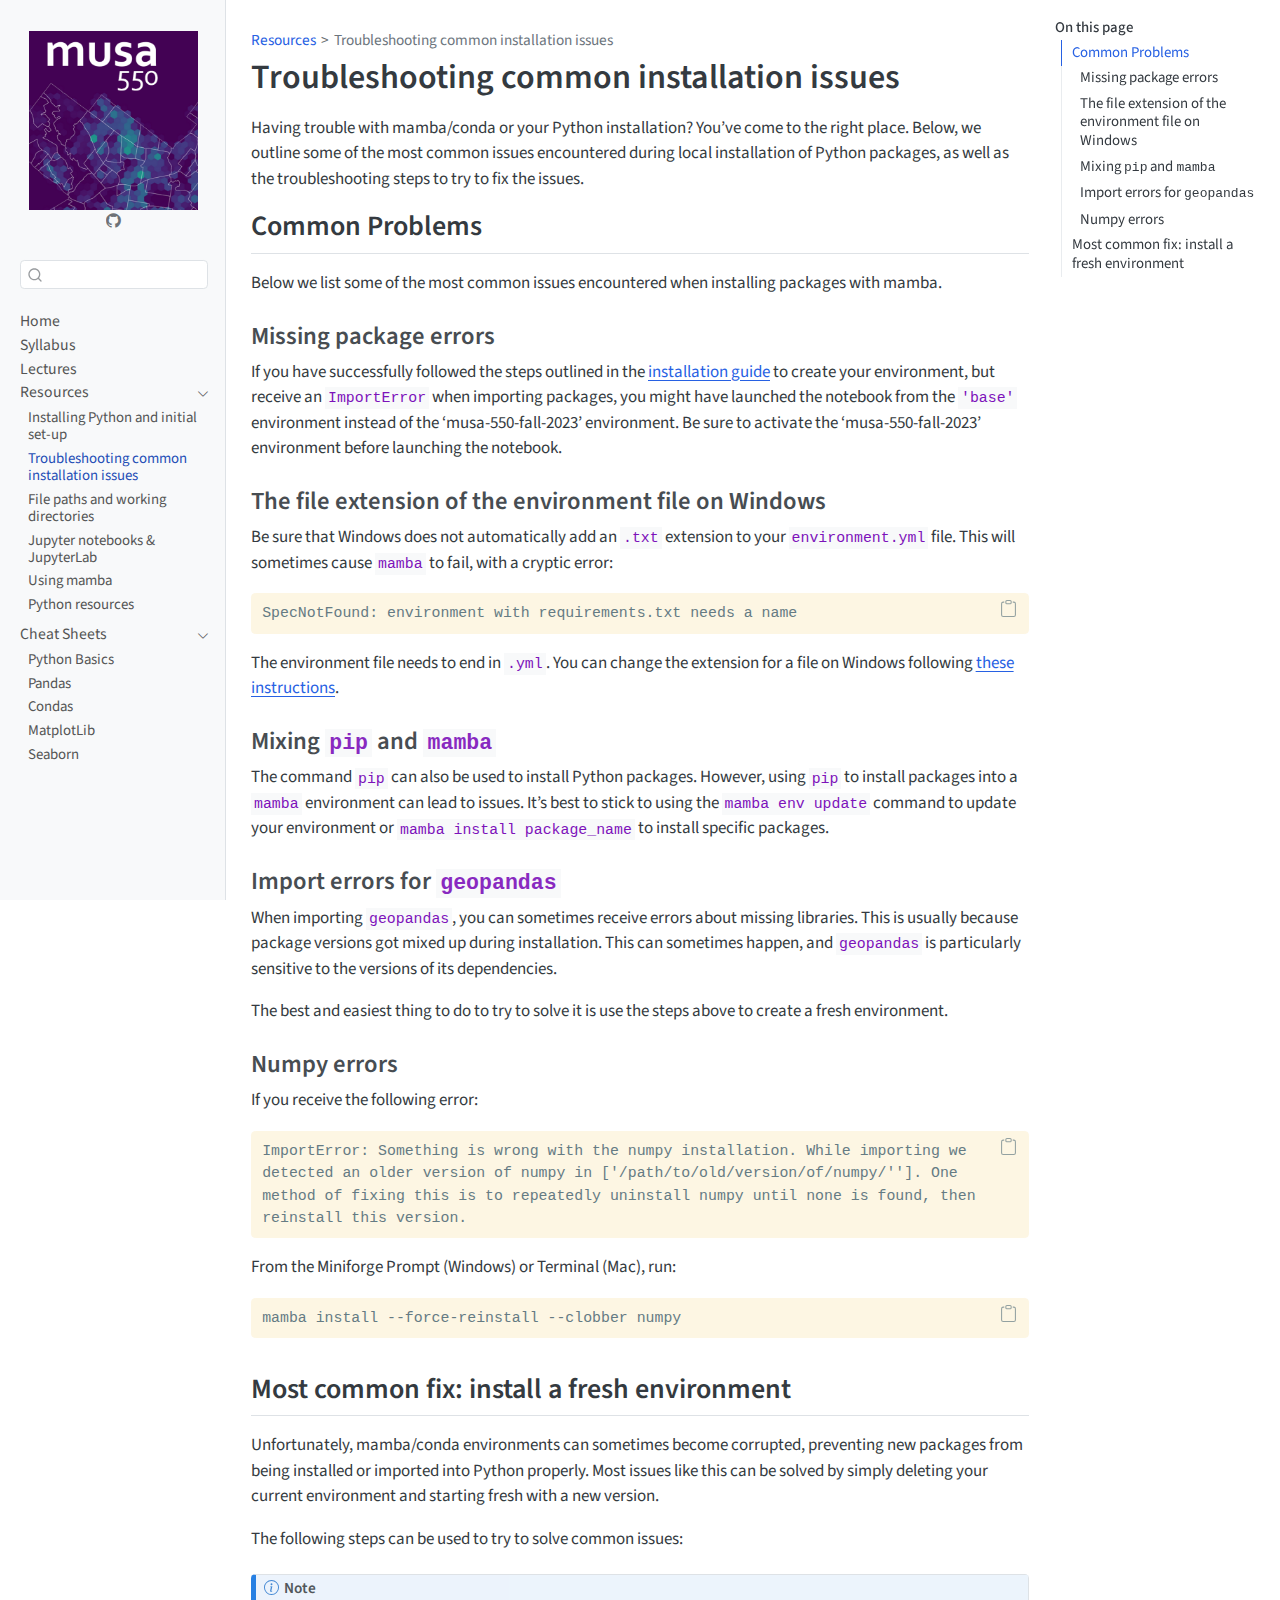
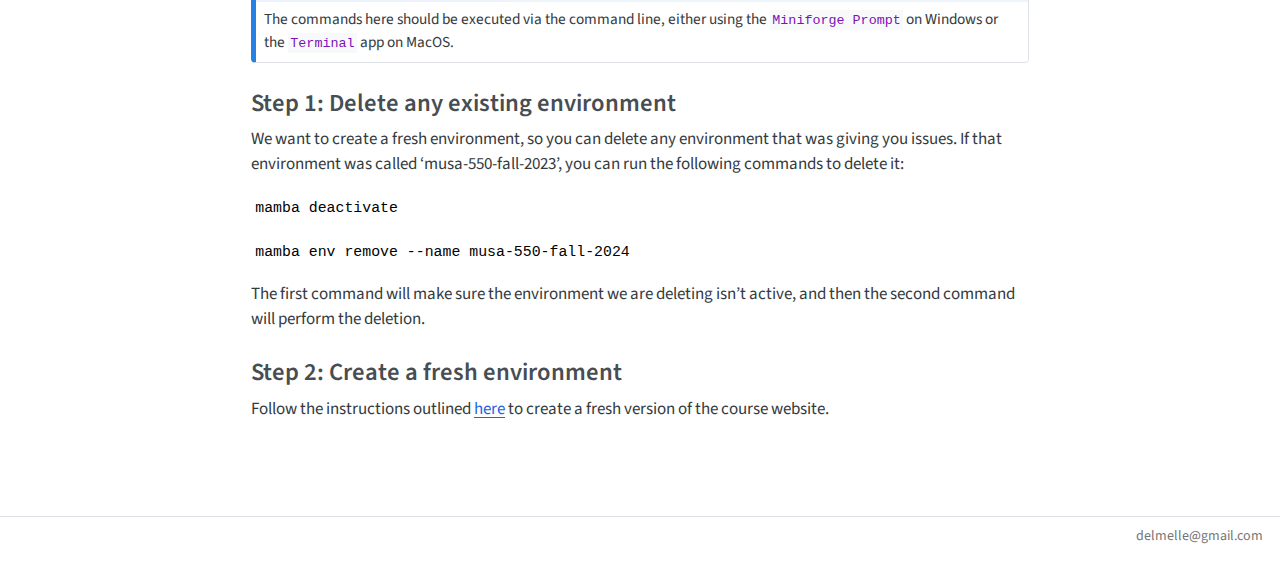
<file: resource/common-issues.html>
<!DOCTYPE html>
<html xmlns="http://www.w3.org/1999/xhtml" lang="en" xml:lang="en"><head>

<meta charset="utf-8">
<meta name="generator" content="quarto-1.5.56">

<meta name="viewport" content="width=device-width, initial-scale=1.0, user-scalable=yes">


<title>Troubleshooting common installation issues – MUSA 550</title>
<style>
code{white-space: pre-wrap;}
span.smallcaps{font-variant: small-caps;}
div.columns{display: flex; gap: min(4vw, 1.5em);}
div.column{flex: auto; overflow-x: auto;}
div.hanging-indent{margin-left: 1.5em; text-indent: -1.5em;}
ul.task-list{list-style: none;}
ul.task-list li input[type="checkbox"] {
  width: 0.8em;
  margin: 0 0.8em 0.2em -1em; /* quarto-specific, see https://github.com/quarto-dev/quarto-cli/issues/4556 */ 
  vertical-align: middle;
}
/* CSS for syntax highlighting */
pre > code.sourceCode { white-space: pre; position: relative; }
pre > code.sourceCode > span { line-height: 1.25; }
pre > code.sourceCode > span:empty { height: 1.2em; }
.sourceCode { overflow: visible; }
code.sourceCode > span { color: inherit; text-decoration: inherit; }
div.sourceCode { margin: 1em 0; }
pre.sourceCode { margin: 0; }
@media screen {
div.sourceCode { overflow: auto; }
}
@media print {
pre > code.sourceCode { white-space: pre-wrap; }
pre > code.sourceCode > span { display: inline-block; text-indent: -5em; padding-left: 5em; }
}
pre.numberSource code
  { counter-reset: source-line 0; }
pre.numberSource code > span
  { position: relative; left: -4em; counter-increment: source-line; }
pre.numberSource code > span > a:first-child::before
  { content: counter(source-line);
    position: relative; left: -1em; text-align: right; vertical-align: baseline;
    border: none; display: inline-block;
    -webkit-touch-callout: none; -webkit-user-select: none;
    -khtml-user-select: none; -moz-user-select: none;
    -ms-user-select: none; user-select: none;
    padding: 0 4px; width: 4em;
  }
pre.numberSource { margin-left: 3em;  padding-left: 4px; }
div.sourceCode
  {   }
@media screen {
pre > code.sourceCode > span > a:first-child::before { text-decoration: underline; }
}
</style>


<script src="../site_libs/quarto-nav/quarto-nav.js"></script>
<script src="../site_libs/clipboard/clipboard.min.js"></script>
<script src="../site_libs/quarto-search/autocomplete.umd.js"></script>
<script src="../site_libs/quarto-search/fuse.min.js"></script>
<script src="../site_libs/quarto-search/quarto-search.js"></script>
<meta name="quarto:offset" content="../">
<script src="../site_libs/quarto-html/quarto.js"></script>
<script src="../site_libs/quarto-html/popper.min.js"></script>
<script src="../site_libs/quarto-html/tippy.umd.min.js"></script>
<script src="../site_libs/quarto-html/anchor.min.js"></script>
<link href="../site_libs/quarto-html/tippy.css" rel="stylesheet">
<link href="../site_libs/quarto-html/quarto-syntax-highlighting.css" rel="stylesheet" id="quarto-text-highlighting-styles">
<script src="../site_libs/bootstrap/bootstrap.min.js"></script>
<link href="../site_libs/bootstrap/bootstrap-icons.css" rel="stylesheet">
<link href="../site_libs/bootstrap/bootstrap.min.css" rel="stylesheet" id="quarto-bootstrap" data-mode="light">
<script id="quarto-search-options" type="application/json">{
  "location": "sidebar",
  "copy-button": false,
  "collapse-after": 3,
  "panel-placement": "start",
  "type": "textbox",
  "limit": 50,
  "keyboard-shortcut": [
    "f",
    "/",
    "s"
  ],
  "show-item-context": false,
  "language": {
    "search-no-results-text": "No results",
    "search-matching-documents-text": "matching documents",
    "search-copy-link-title": "Copy link to search",
    "search-hide-matches-text": "Hide additional matches",
    "search-more-match-text": "more match in this document",
    "search-more-matches-text": "more matches in this document",
    "search-clear-button-title": "Clear",
    "search-text-placeholder": "",
    "search-detached-cancel-button-title": "Cancel",
    "search-submit-button-title": "Submit",
    "search-label": "Search"
  }
}</script>


<link rel="stylesheet" href="../styles.css">
</head>

<body class="nav-sidebar docked">

<div id="quarto-search-results"></div>
  <header id="quarto-header" class="headroom fixed-top">
  <nav class="quarto-secondary-nav">
    <div class="container-fluid d-flex">
      <button type="button" class="quarto-btn-toggle btn" data-bs-toggle="collapse" role="button" data-bs-target=".quarto-sidebar-collapse-item" aria-controls="quarto-sidebar" aria-expanded="false" aria-label="Toggle sidebar navigation" onclick="if (window.quartoToggleHeadroom) { window.quartoToggleHeadroom(); }">
        <i class="bi bi-layout-text-sidebar-reverse"></i>
      </button>
        <nav class="quarto-page-breadcrumbs" aria-label="breadcrumb"><ol class="breadcrumb"><li class="breadcrumb-item"><a href="../resource/install.html">Resources</a></li><li class="breadcrumb-item"><a href="../resource/common-issues.html">Troubleshooting common installation issues</a></li></ol></nav>
        <a class="flex-grow-1" role="navigation" data-bs-toggle="collapse" data-bs-target=".quarto-sidebar-collapse-item" aria-controls="quarto-sidebar" aria-expanded="false" aria-label="Toggle sidebar navigation" onclick="if (window.quartoToggleHeadroom) { window.quartoToggleHeadroom(); }">      
        </a>
      <button type="button" class="btn quarto-search-button" aria-label="Search" onclick="window.quartoOpenSearch();">
        <i class="bi bi-search"></i>
      </button>
    </div>
  </nav>
</header>
<!-- content -->
<div id="quarto-content" class="quarto-container page-columns page-rows-contents page-layout-article">
<!-- sidebar -->
  <nav id="quarto-sidebar" class="sidebar collapse collapse-horizontal quarto-sidebar-collapse-item sidebar-navigation docked overflow-auto">
    <div class="pt-lg-2 mt-2 text-center sidebar-header">
      <a href="../index.html" class="sidebar-logo-link">
      <img src="../images/course-icon.png" alt="" class="sidebar-logo py-0 d-lg-inline d-none">
      </a>
      <div class="sidebar-tools-main">
    <a href="https://github.com/MUSA-550-Fall-2024/" title="MUSA 550 GitHub" class="quarto-navigation-tool px-1" aria-label="MUSA 550 GitHub"><i class="bi bi-github"></i></a>
</div>
      </div>
        <div class="mt-2 flex-shrink-0 align-items-center">
        <div class="sidebar-search">
        <div id="quarto-search" class="" title="Search"></div>
        </div>
        </div>
    <div class="sidebar-menu-container"> 
    <ul class="list-unstyled mt-1">
        <li class="sidebar-item">
  <div class="sidebar-item-container"> 
  <a href="../index.html" class="sidebar-item-text sidebar-link">
 <span class="menu-text">Home</span></a>
  </div>
</li>
        <li class="sidebar-item">
  <div class="sidebar-item-container"> 
  <a href="../syllabus.html" class="sidebar-item-text sidebar-link">
 <span class="menu-text">Syllabus</span></a>
  </div>
</li>
        <li class="sidebar-item">
  <div class="sidebar-item-container"> 
  <a href="../lectures.html" class="sidebar-item-text sidebar-link">
 <span class="menu-text">Lectures</span></a>
  </div>
</li>
        <li class="sidebar-item sidebar-item-section">
      <div class="sidebar-item-container"> 
            <a class="sidebar-item-text sidebar-link text-start" data-bs-toggle="collapse" data-bs-target="#quarto-sidebar-section-1" role="navigation" aria-expanded="true">
 <span class="menu-text">Resources</span></a>
          <a class="sidebar-item-toggle text-start" data-bs-toggle="collapse" data-bs-target="#quarto-sidebar-section-1" role="navigation" aria-expanded="true" aria-label="Toggle section">
            <i class="bi bi-chevron-right ms-2"></i>
          </a> 
      </div>
      <ul id="quarto-sidebar-section-1" class="collapse list-unstyled sidebar-section depth1 show">  
          <li class="sidebar-item">
  <div class="sidebar-item-container"> 
  <a href="../resource/install.html" class="sidebar-item-text sidebar-link">
 <span class="menu-text">Installing Python and initial set-up</span></a>
  </div>
</li>
          <li class="sidebar-item">
  <div class="sidebar-item-container"> 
  <a href="../resource/common-issues.html" class="sidebar-item-text sidebar-link active">
 <span class="menu-text">Troubleshooting common installation issues</span></a>
  </div>
</li>
          <li class="sidebar-item">
  <div class="sidebar-item-container"> 
  <a href="../resource/file-paths.html" class="sidebar-item-text sidebar-link">
 <span class="menu-text">File paths and working directories</span></a>
  </div>
</li>
          <li class="sidebar-item">
  <div class="sidebar-item-container"> 
  <a href="../resource/jupyter.html" class="sidebar-item-text sidebar-link">
 <span class="menu-text">Jupyter notebooks &amp; JupyterLab</span></a>
  </div>
</li>
          <li class="sidebar-item">
  <div class="sidebar-item-container"> 
  <a href="../resource/mamba.html" class="sidebar-item-text sidebar-link">
 <span class="menu-text">Using mamba</span></a>
  </div>
</li>
          <li class="sidebar-item">
  <div class="sidebar-item-container"> 
  <a href="../resource/python.html" class="sidebar-item-text sidebar-link">
 <span class="menu-text">Python resources</span></a>
  </div>
</li>
      </ul>
  </li>
        <li class="sidebar-item sidebar-item-section">
      <div class="sidebar-item-container"> 
            <a class="sidebar-item-text sidebar-link text-start" data-bs-toggle="collapse" data-bs-target="#quarto-sidebar-section-2" role="navigation" aria-expanded="true">
 <span class="menu-text">Cheat Sheets</span></a>
          <a class="sidebar-item-toggle text-start" data-bs-toggle="collapse" data-bs-target="#quarto-sidebar-section-2" role="navigation" aria-expanded="true" aria-label="Toggle section">
            <i class="bi bi-chevron-right ms-2"></i>
          </a> 
      </div>
      <ul id="quarto-sidebar-section-2" class="collapse list-unstyled sidebar-section depth1 show">  
          <li class="sidebar-item">
  <div class="sidebar-item-container"> 
  <a href="../cheatsheets/python.pdf" class="sidebar-item-text sidebar-link">
 <span class="menu-text">Python Basics</span></a>
  </div>
</li>
          <li class="sidebar-item">
  <div class="sidebar-item-container"> 
  <a href="../cheatsheets/pandas.pdf" class="sidebar-item-text sidebar-link">
 <span class="menu-text">Pandas</span></a>
  </div>
</li>
          <li class="sidebar-item">
  <div class="sidebar-item-container"> 
  <a href="../cheatsheets/conda.pdf" class="sidebar-item-text sidebar-link">
 <span class="menu-text">Condas</span></a>
  </div>
</li>
          <li class="sidebar-item">
  <div class="sidebar-item-container"> 
  <a href="../cheatsheets/matplotlib.pdf" class="sidebar-item-text sidebar-link">
 <span class="menu-text">MatplotLib</span></a>
  </div>
</li>
          <li class="sidebar-item">
  <div class="sidebar-item-container"> 
  <a href="../cheatsheets/seaborn.pdf" class="sidebar-item-text sidebar-link">
 <span class="menu-text">Seaborn</span></a>
  </div>
</li>
      </ul>
  </li>
    </ul>
    </div>
</nav>
<div id="quarto-sidebar-glass" class="quarto-sidebar-collapse-item" data-bs-toggle="collapse" data-bs-target=".quarto-sidebar-collapse-item"></div>
<!-- margin-sidebar -->
    <div id="quarto-margin-sidebar" class="sidebar margin-sidebar">
        <nav id="TOC" role="doc-toc" class="toc-active">
    <h2 id="toc-title">On this page</h2>
   
  <ul>
  <li><a href="#common-problems" id="toc-common-problems" class="nav-link active" data-scroll-target="#common-problems">Common Problems</a>
  <ul class="collapse">
  <li><a href="#missing-package-errors" id="toc-missing-package-errors" class="nav-link" data-scroll-target="#missing-package-errors">Missing package errors</a></li>
  <li><a href="#the-file-extension-of-the-environment-file-on-windows" id="toc-the-file-extension-of-the-environment-file-on-windows" class="nav-link" data-scroll-target="#the-file-extension-of-the-environment-file-on-windows">The file extension of the environment file on Windows</a></li>
  <li><a href="#mixing-pip-and-mamba" id="toc-mixing-pip-and-mamba" class="nav-link" data-scroll-target="#mixing-pip-and-mamba">Mixing <code>pip</code> and <code>mamba</code></a></li>
  <li><a href="#import-errors-for-geopandas" id="toc-import-errors-for-geopandas" class="nav-link" data-scroll-target="#import-errors-for-geopandas">Import errors for <code>geopandas</code></a></li>
  <li><a href="#numpy-errors" id="toc-numpy-errors" class="nav-link" data-scroll-target="#numpy-errors">Numpy errors</a></li>
  </ul></li>
  <li><a href="#most-common-fix-install-a-fresh-environment" id="toc-most-common-fix-install-a-fresh-environment" class="nav-link" data-scroll-target="#most-common-fix-install-a-fresh-environment">Most common fix: install a fresh environment</a>
  <ul class="collapse">
  <li><a href="#step-1-delete-any-existing-environment" id="toc-step-1-delete-any-existing-environment" class="nav-link" data-scroll-target="#step-1-delete-any-existing-environment">Step 1: Delete any existing environment</a></li>
  <li><a href="#step-2-create-a-fresh-environment" id="toc-step-2-create-a-fresh-environment" class="nav-link" data-scroll-target="#step-2-create-a-fresh-environment">Step 2: Create a fresh environment</a></li>
  </ul></li>
  </ul>
</nav>
    </div>
<!-- main -->
<main class="content" id="quarto-document-content">

<header id="title-block-header" class="quarto-title-block default"><nav class="quarto-page-breadcrumbs quarto-title-breadcrumbs d-none d-lg-block" aria-label="breadcrumb"><ol class="breadcrumb"><li class="breadcrumb-item"><a href="../resource/install.html">Resources</a></li><li class="breadcrumb-item"><a href="../resource/common-issues.html">Troubleshooting common installation issues</a></li></ol></nav>
<div class="quarto-title">
<h1 class="title">Troubleshooting common installation issues</h1>
</div>



<div class="quarto-title-meta">

    
  
    
  </div>
  


</header>


<p>Having trouble with mamba/conda or your Python installation? You’ve come to the right place. Below, we outline some of the most common issues encountered during local installation of Python packages, as well as the troubleshooting steps to try to fix the issues.</p>
<section id="common-problems" class="level2">
<h2 class="anchored" data-anchor-id="common-problems">Common Problems</h2>
<p>Below we list some of the most common issues encountered when installing packages with mamba.</p>
<section id="missing-package-errors" class="level3">
<h3 class="anchored" data-anchor-id="missing-package-errors">Missing package errors</h3>
<p>If you have successfully followed the steps outlined in the <a href="..\resource/install.html#create-your-first-python-environment">installation guide</a> to create your environment, but receive an <code>ImportError</code> when importing packages, you might have launched the notebook from the <code>'base'</code> environment instead of the ‘musa-550-fall-2023’ environment. Be sure to activate the ‘musa-550-fall-2023’ environment before launching the notebook.</p>
</section>
<section id="the-file-extension-of-the-environment-file-on-windows" class="level3">
<h3 class="anchored" data-anchor-id="the-file-extension-of-the-environment-file-on-windows">The file extension of the environment file on Windows</h3>
<p>Be sure that Windows does not automatically add an <code>.txt</code> extension to your <code>environment.yml</code> file. This will sometimes cause <code>mamba</code> to fail, with a cryptic error:</p>
<div class="sourceCode" id="cb1"><pre class="sourceCode default code-with-copy"><code class="sourceCode default"><span id="cb1-1"><a href="#cb1-1" aria-hidden="true" tabindex="-1"></a>SpecNotFound: environment with requirements.txt needs a name</span></code><button title="Copy to Clipboard" class="code-copy-button"><i class="bi"></i></button></pre></div>
<p>The environment file needs to end in <code>.yml</code>. You can change the extension for a file on Windows following <a href="https://www.mediacollege.com/microsoft/windows/extension-change.html">these instructions</a>.</p>
</section>
<section id="mixing-pip-and-mamba" class="level3">
<h3 class="anchored" data-anchor-id="mixing-pip-and-mamba">Mixing <code>pip</code> and <code>mamba</code></h3>
<p>The command <code>pip</code> can also be used to install Python packages. However, using <code>pip</code> to install packages into a <code>mamba</code> environment can lead to issues. It’s best to stick to using the <code>mamba env update</code> command to update your environment or <code>mamba install package_name</code> to install specific packages.</p>
</section>
<section id="import-errors-for-geopandas" class="level3">
<h3 class="anchored" data-anchor-id="import-errors-for-geopandas">Import errors for <code>geopandas</code></h3>
<p>When importing <code>geopandas</code>, you can sometimes receive errors about missing libraries. This is usually because package versions got mixed up during installation. This can sometimes happen, and <code>geopandas</code> is particularly sensitive to the versions of its dependencies.</p>
<p>The best and easiest thing to do to try to solve it is use the steps above to create a fresh environment.</p>
</section>
<section id="numpy-errors" class="level3">
<h3 class="anchored" data-anchor-id="numpy-errors">Numpy errors</h3>
<p>If you receive the following error:</p>
<div class="sourceCode" id="cb2"><pre class="sourceCode default code-with-copy"><code class="sourceCode default"><span id="cb2-1"><a href="#cb2-1" aria-hidden="true" tabindex="-1"></a>ImportError: Something is wrong with the numpy installation. While importing we detected an older version of numpy in ['/path/to/old/version/of/numpy/'']. One method of fixing this is to repeatedly uninstall numpy until none is found, then reinstall this version.</span></code><button title="Copy to Clipboard" class="code-copy-button"><i class="bi"></i></button></pre></div>
<p>From the Miniforge Prompt (Windows) or Terminal (Mac), run:</p>
<div class="sourceCode" id="cb3"><pre class="sourceCode default code-with-copy"><code class="sourceCode default"><span id="cb3-1"><a href="#cb3-1" aria-hidden="true" tabindex="-1"></a>mamba install --force-reinstall --clobber numpy</span></code><button title="Copy to Clipboard" class="code-copy-button"><i class="bi"></i></button></pre></div>
</section>
</section>
<section id="most-common-fix-install-a-fresh-environment" class="level2">
<h2 class="anchored" data-anchor-id="most-common-fix-install-a-fresh-environment">Most common fix: install a fresh environment</h2>
<p>Unfortunately, mamba/conda environments can sometimes become corrupted, preventing new packages from being installed or imported into Python properly. Most issues like this can be solved by simply deleting your current environment and starting fresh with a new version.</p>
<p>The following steps can be used to try to solve common issues:</p>
<div class="callout callout-style-default callout-note callout-titled">
<div class="callout-header d-flex align-content-center">
<div class="callout-icon-container">
<i class="callout-icon"></i>
</div>
<div class="callout-title-container flex-fill">
Note
</div>
</div>
<div class="callout-body-container callout-body">
<p>The commands here should be executed via the command line, either using the <code>Miniforge Prompt</code> on Windows or the <code>Terminal</code> app on MacOS.</p>
</div>
</div>
<section id="step-1-delete-any-existing-environment" class="level3">
<h3 class="anchored" data-anchor-id="step-1-delete-any-existing-environment">Step 1: Delete any existing environment</h3>
<p>We want to create a fresh environment, so you can delete any environment that was giving you issues. If that environment was called ‘musa-550-fall-2023’, you can run the following commands to delete it:</p>
<pre><code>mamba deactivate</code></pre>
<pre><code>mamba env remove --name musa-550-fall-2024</code></pre>
<p>The first command will make sure the environment we are deleting isn’t active, and then the second command will perform the deletion.</p>
</section>
<section id="step-2-create-a-fresh-environment" class="level3">
<h3 class="anchored" data-anchor-id="step-2-create-a-fresh-environment">Step 2: Create a fresh environment</h3>
<p>Follow the instructions outlined <a href="..\resource/install.html#create-your-first-python-environment">here</a> to create a fresh version of the course website.</p>


</section>
</section>

</main> <!-- /main -->
<script id="quarto-html-after-body" type="application/javascript">
window.document.addEventListener("DOMContentLoaded", function (event) {
  const toggleBodyColorMode = (bsSheetEl) => {
    const mode = bsSheetEl.getAttribute("data-mode");
    const bodyEl = window.document.querySelector("body");
    if (mode === "dark") {
      bodyEl.classList.add("quarto-dark");
      bodyEl.classList.remove("quarto-light");
    } else {
      bodyEl.classList.add("quarto-light");
      bodyEl.classList.remove("quarto-dark");
    }
  }
  const toggleBodyColorPrimary = () => {
    const bsSheetEl = window.document.querySelector("link#quarto-bootstrap");
    if (bsSheetEl) {
      toggleBodyColorMode(bsSheetEl);
    }
  }
  toggleBodyColorPrimary();  
  const icon = "";
  const anchorJS = new window.AnchorJS();
  anchorJS.options = {
    placement: 'right',
    icon: icon
  };
  anchorJS.add('.anchored');
  const isCodeAnnotation = (el) => {
    for (const clz of el.classList) {
      if (clz.startsWith('code-annotation-')) {                     
        return true;
      }
    }
    return false;
  }
  const onCopySuccess = function(e) {
    // button target
    const button = e.trigger;
    // don't keep focus
    button.blur();
    // flash "checked"
    button.classList.add('code-copy-button-checked');
    var currentTitle = button.getAttribute("title");
    button.setAttribute("title", "Copied!");
    let tooltip;
    if (window.bootstrap) {
      button.setAttribute("data-bs-toggle", "tooltip");
      button.setAttribute("data-bs-placement", "left");
      button.setAttribute("data-bs-title", "Copied!");
      tooltip = new bootstrap.Tooltip(button, 
        { trigger: "manual", 
          customClass: "code-copy-button-tooltip",
          offset: [0, -8]});
      tooltip.show();    
    }
    setTimeout(function() {
      if (tooltip) {
        tooltip.hide();
        button.removeAttribute("data-bs-title");
        button.removeAttribute("data-bs-toggle");
        button.removeAttribute("data-bs-placement");
      }
      button.setAttribute("title", currentTitle);
      button.classList.remove('code-copy-button-checked');
    }, 1000);
    // clear code selection
    e.clearSelection();
  }
  const getTextToCopy = function(trigger) {
      const codeEl = trigger.previousElementSibling.cloneNode(true);
      for (const childEl of codeEl.children) {
        if (isCodeAnnotation(childEl)) {
          childEl.remove();
        }
      }
      return codeEl.innerText;
  }
  const clipboard = new window.ClipboardJS('.code-copy-button:not([data-in-quarto-modal])', {
    text: getTextToCopy
  });
  clipboard.on('success', onCopySuccess);
  if (window.document.getElementById('quarto-embedded-source-code-modal')) {
    // For code content inside modals, clipBoardJS needs to be initialized with a container option
    // TODO: Check when it could be a function (https://github.com/zenorocha/clipboard.js/issues/860)
    const clipboardModal = new window.ClipboardJS('.code-copy-button[data-in-quarto-modal]', {
      text: getTextToCopy,
      container: window.document.getElementById('quarto-embedded-source-code-modal')
    });
    clipboardModal.on('success', onCopySuccess);
  }
    var localhostRegex = new RegExp(/^(?:http|https):\/\/localhost\:?[0-9]*\//);
    var mailtoRegex = new RegExp(/^mailto:/);
      var filterRegex = new RegExp("https:\/\/musa-550-fall-2024\.github\.io\/course\/");
    var isInternal = (href) => {
        return filterRegex.test(href) || localhostRegex.test(href) || mailtoRegex.test(href);
    }
    // Inspect non-navigation links and adorn them if external
 	var links = window.document.querySelectorAll('a[href]:not(.nav-link):not(.navbar-brand):not(.toc-action):not(.sidebar-link):not(.sidebar-item-toggle):not(.pagination-link):not(.no-external):not([aria-hidden]):not(.dropdown-item):not(.quarto-navigation-tool):not(.about-link)');
    for (var i=0; i<links.length; i++) {
      const link = links[i];
      if (!isInternal(link.href)) {
        // undo the damage that might have been done by quarto-nav.js in the case of
        // links that we want to consider external
        if (link.dataset.originalHref !== undefined) {
          link.href = link.dataset.originalHref;
        }
      }
    }
  function tippyHover(el, contentFn, onTriggerFn, onUntriggerFn) {
    const config = {
      allowHTML: true,
      maxWidth: 500,
      delay: 100,
      arrow: false,
      appendTo: function(el) {
          return el.parentElement;
      },
      interactive: true,
      interactiveBorder: 10,
      theme: 'quarto',
      placement: 'bottom-start',
    };
    if (contentFn) {
      config.content = contentFn;
    }
    if (onTriggerFn) {
      config.onTrigger = onTriggerFn;
    }
    if (onUntriggerFn) {
      config.onUntrigger = onUntriggerFn;
    }
    window.tippy(el, config); 
  }
  const noterefs = window.document.querySelectorAll('a[role="doc-noteref"]');
  for (var i=0; i<noterefs.length; i++) {
    const ref = noterefs[i];
    tippyHover(ref, function() {
      // use id or data attribute instead here
      let href = ref.getAttribute('data-footnote-href') || ref.getAttribute('href');
      try { href = new URL(href).hash; } catch {}
      const id = href.replace(/^#\/?/, "");
      const note = window.document.getElementById(id);
      if (note) {
        return note.innerHTML;
      } else {
        return "";
      }
    });
  }
  const xrefs = window.document.querySelectorAll('a.quarto-xref');
  const processXRef = (id, note) => {
    // Strip column container classes
    const stripColumnClz = (el) => {
      el.classList.remove("page-full", "page-columns");
      if (el.children) {
        for (const child of el.children) {
          stripColumnClz(child);
        }
      }
    }
    stripColumnClz(note)
    if (id === null || id.startsWith('sec-')) {
      // Special case sections, only their first couple elements
      const container = document.createElement("div");
      if (note.children && note.children.length > 2) {
        container.appendChild(note.children[0].cloneNode(true));
        for (let i = 1; i < note.children.length; i++) {
          const child = note.children[i];
          if (child.tagName === "P" && child.innerText === "") {
            continue;
          } else {
            container.appendChild(child.cloneNode(true));
            break;
          }
        }
        if (window.Quarto?.typesetMath) {
          window.Quarto.typesetMath(container);
        }
        return container.innerHTML
      } else {
        if (window.Quarto?.typesetMath) {
          window.Quarto.typesetMath(note);
        }
        return note.innerHTML;
      }
    } else {
      // Remove any anchor links if they are present
      const anchorLink = note.querySelector('a.anchorjs-link');
      if (anchorLink) {
        anchorLink.remove();
      }
      if (window.Quarto?.typesetMath) {
        window.Quarto.typesetMath(note);
      }
      // TODO in 1.5, we should make sure this works without a callout special case
      if (note.classList.contains("callout")) {
        return note.outerHTML;
      } else {
        return note.innerHTML;
      }
    }
  }
  for (var i=0; i<xrefs.length; i++) {
    const xref = xrefs[i];
    tippyHover(xref, undefined, function(instance) {
      instance.disable();
      let url = xref.getAttribute('href');
      let hash = undefined; 
      if (url.startsWith('#')) {
        hash = url;
      } else {
        try { hash = new URL(url).hash; } catch {}
      }
      if (hash) {
        const id = hash.replace(/^#\/?/, "");
        const note = window.document.getElementById(id);
        if (note !== null) {
          try {
            const html = processXRef(id, note.cloneNode(true));
            instance.setContent(html);
          } finally {
            instance.enable();
            instance.show();
          }
        } else {
          // See if we can fetch this
          fetch(url.split('#')[0])
          .then(res => res.text())
          .then(html => {
            const parser = new DOMParser();
            const htmlDoc = parser.parseFromString(html, "text/html");
            const note = htmlDoc.getElementById(id);
            if (note !== null) {
              const html = processXRef(id, note);
              instance.setContent(html);
            } 
          }).finally(() => {
            instance.enable();
            instance.show();
          });
        }
      } else {
        // See if we can fetch a full url (with no hash to target)
        // This is a special case and we should probably do some content thinning / targeting
        fetch(url)
        .then(res => res.text())
        .then(html => {
          const parser = new DOMParser();
          const htmlDoc = parser.parseFromString(html, "text/html");
          const note = htmlDoc.querySelector('main.content');
          if (note !== null) {
            // This should only happen for chapter cross references
            // (since there is no id in the URL)
            // remove the first header
            if (note.children.length > 0 && note.children[0].tagName === "HEADER") {
              note.children[0].remove();
            }
            const html = processXRef(null, note);
            instance.setContent(html);
          } 
        }).finally(() => {
          instance.enable();
          instance.show();
        });
      }
    }, function(instance) {
    });
  }
      let selectedAnnoteEl;
      const selectorForAnnotation = ( cell, annotation) => {
        let cellAttr = 'data-code-cell="' + cell + '"';
        let lineAttr = 'data-code-annotation="' +  annotation + '"';
        const selector = 'span[' + cellAttr + '][' + lineAttr + ']';
        return selector;
      }
      const selectCodeLines = (annoteEl) => {
        const doc = window.document;
        const targetCell = annoteEl.getAttribute("data-target-cell");
        const targetAnnotation = annoteEl.getAttribute("data-target-annotation");
        const annoteSpan = window.document.querySelector(selectorForAnnotation(targetCell, targetAnnotation));
        const lines = annoteSpan.getAttribute("data-code-lines").split(",");
        const lineIds = lines.map((line) => {
          return targetCell + "-" + line;
        })
        let top = null;
        let height = null;
        let parent = null;
        if (lineIds.length > 0) {
            //compute the position of the single el (top and bottom and make a div)
            const el = window.document.getElementById(lineIds[0]);
            top = el.offsetTop;
            height = el.offsetHeight;
            parent = el.parentElement.parentElement;
          if (lineIds.length > 1) {
            const lastEl = window.document.getElementById(lineIds[lineIds.length - 1]);
            const bottom = lastEl.offsetTop + lastEl.offsetHeight;
            height = bottom - top;
          }
          if (top !== null && height !== null && parent !== null) {
            // cook up a div (if necessary) and position it 
            let div = window.document.getElementById("code-annotation-line-highlight");
            if (div === null) {
              div = window.document.createElement("div");
              div.setAttribute("id", "code-annotation-line-highlight");
              div.style.position = 'absolute';
              parent.appendChild(div);
            }
            div.style.top = top - 2 + "px";
            div.style.height = height + 4 + "px";
            div.style.left = 0;
            let gutterDiv = window.document.getElementById("code-annotation-line-highlight-gutter");
            if (gutterDiv === null) {
              gutterDiv = window.document.createElement("div");
              gutterDiv.setAttribute("id", "code-annotation-line-highlight-gutter");
              gutterDiv.style.position = 'absolute';
              const codeCell = window.document.getElementById(targetCell);
              const gutter = codeCell.querySelector('.code-annotation-gutter');
              gutter.appendChild(gutterDiv);
            }
            gutterDiv.style.top = top - 2 + "px";
            gutterDiv.style.height = height + 4 + "px";
          }
          selectedAnnoteEl = annoteEl;
        }
      };
      const unselectCodeLines = () => {
        const elementsIds = ["code-annotation-line-highlight", "code-annotation-line-highlight-gutter"];
        elementsIds.forEach((elId) => {
          const div = window.document.getElementById(elId);
          if (div) {
            div.remove();
          }
        });
        selectedAnnoteEl = undefined;
      };
        // Handle positioning of the toggle
    window.addEventListener(
      "resize",
      throttle(() => {
        elRect = undefined;
        if (selectedAnnoteEl) {
          selectCodeLines(selectedAnnoteEl);
        }
      }, 10)
    );
    function throttle(fn, ms) {
    let throttle = false;
    let timer;
      return (...args) => {
        if(!throttle) { // first call gets through
            fn.apply(this, args);
            throttle = true;
        } else { // all the others get throttled
            if(timer) clearTimeout(timer); // cancel #2
            timer = setTimeout(() => {
              fn.apply(this, args);
              timer = throttle = false;
            }, ms);
        }
      };
    }
      // Attach click handler to the DT
      const annoteDls = window.document.querySelectorAll('dt[data-target-cell]');
      for (const annoteDlNode of annoteDls) {
        annoteDlNode.addEventListener('click', (event) => {
          const clickedEl = event.target;
          if (clickedEl !== selectedAnnoteEl) {
            unselectCodeLines();
            const activeEl = window.document.querySelector('dt[data-target-cell].code-annotation-active');
            if (activeEl) {
              activeEl.classList.remove('code-annotation-active');
            }
            selectCodeLines(clickedEl);
            clickedEl.classList.add('code-annotation-active');
          } else {
            // Unselect the line
            unselectCodeLines();
            clickedEl.classList.remove('code-annotation-active');
          }
        });
      }
  const findCites = (el) => {
    const parentEl = el.parentElement;
    if (parentEl) {
      const cites = parentEl.dataset.cites;
      if (cites) {
        return {
          el,
          cites: cites.split(' ')
        };
      } else {
        return findCites(el.parentElement)
      }
    } else {
      return undefined;
    }
  };
  var bibliorefs = window.document.querySelectorAll('a[role="doc-biblioref"]');
  for (var i=0; i<bibliorefs.length; i++) {
    const ref = bibliorefs[i];
    const citeInfo = findCites(ref);
    if (citeInfo) {
      tippyHover(citeInfo.el, function() {
        var popup = window.document.createElement('div');
        citeInfo.cites.forEach(function(cite) {
          var citeDiv = window.document.createElement('div');
          citeDiv.classList.add('hanging-indent');
          citeDiv.classList.add('csl-entry');
          var biblioDiv = window.document.getElementById('ref-' + cite);
          if (biblioDiv) {
            citeDiv.innerHTML = biblioDiv.innerHTML;
          }
          popup.appendChild(citeDiv);
        });
        return popup.innerHTML;
      });
    }
  }
});
</script>
</div> <!-- /content -->
<footer class="footer">
  <div class="nav-footer">
    <div class="nav-footer-left">
      &nbsp;
    </div>   
    <div class="nav-footer-center">
      &nbsp;
    </div>
    <div class="nav-footer-right">
<p>delmelle@gmail.com</p>
</div>
  </div>
</footer>




</body></html>
</file>
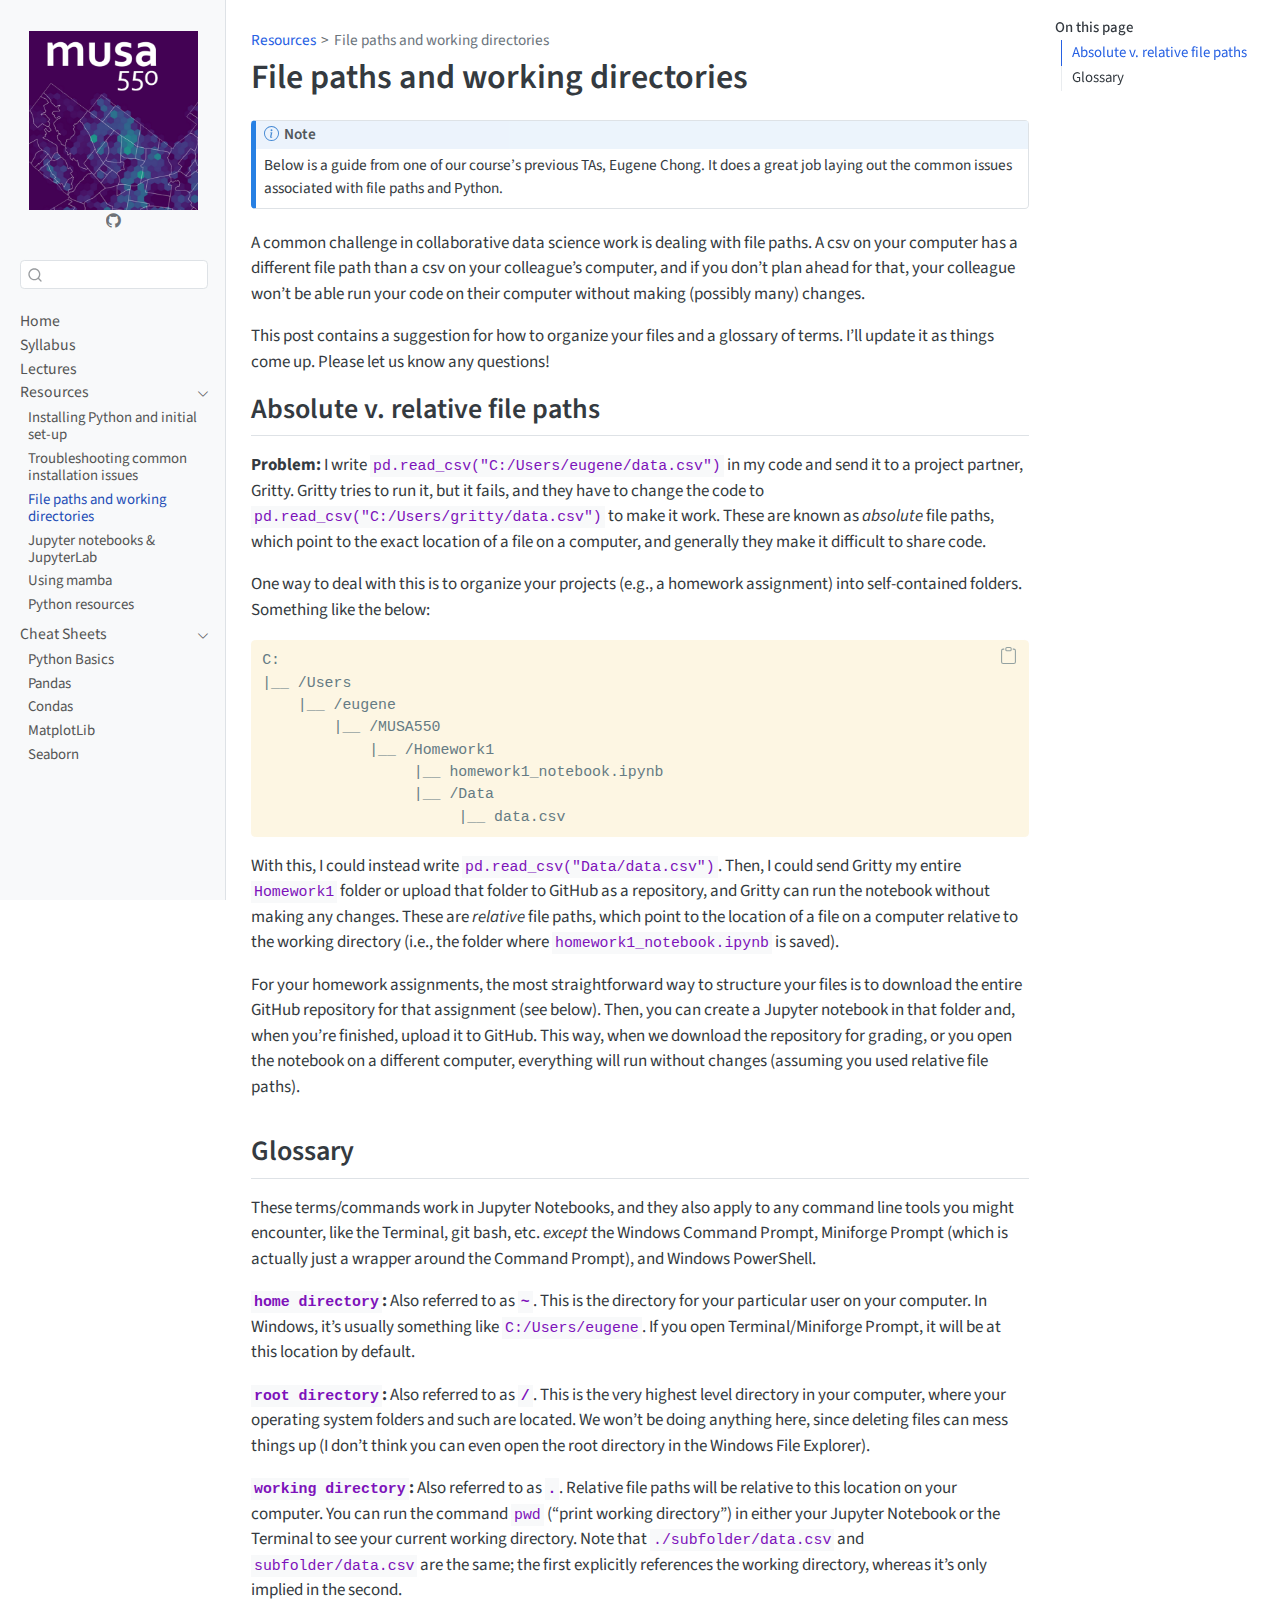
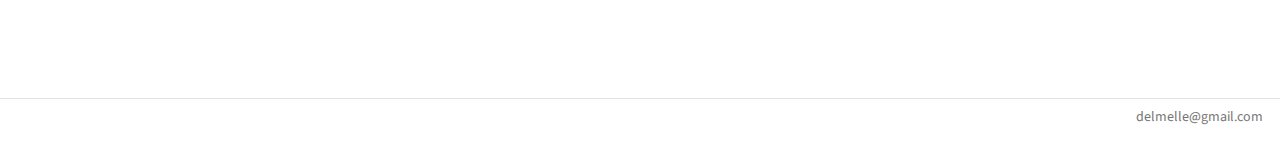
<file: resource/file-paths.html>
<!DOCTYPE html>
<html xmlns="http://www.w3.org/1999/xhtml" lang="en" xml:lang="en"><head>

<meta charset="utf-8">
<meta name="generator" content="quarto-1.5.56">

<meta name="viewport" content="width=device-width, initial-scale=1.0, user-scalable=yes">


<title>File paths and working directories – MUSA 550</title>
<style>
code{white-space: pre-wrap;}
span.smallcaps{font-variant: small-caps;}
div.columns{display: flex; gap: min(4vw, 1.5em);}
div.column{flex: auto; overflow-x: auto;}
div.hanging-indent{margin-left: 1.5em; text-indent: -1.5em;}
ul.task-list{list-style: none;}
ul.task-list li input[type="checkbox"] {
  width: 0.8em;
  margin: 0 0.8em 0.2em -1em; /* quarto-specific, see https://github.com/quarto-dev/quarto-cli/issues/4556 */ 
  vertical-align: middle;
}
/* CSS for syntax highlighting */
pre > code.sourceCode { white-space: pre; position: relative; }
pre > code.sourceCode > span { line-height: 1.25; }
pre > code.sourceCode > span:empty { height: 1.2em; }
.sourceCode { overflow: visible; }
code.sourceCode > span { color: inherit; text-decoration: inherit; }
div.sourceCode { margin: 1em 0; }
pre.sourceCode { margin: 0; }
@media screen {
div.sourceCode { overflow: auto; }
}
@media print {
pre > code.sourceCode { white-space: pre-wrap; }
pre > code.sourceCode > span { display: inline-block; text-indent: -5em; padding-left: 5em; }
}
pre.numberSource code
  { counter-reset: source-line 0; }
pre.numberSource code > span
  { position: relative; left: -4em; counter-increment: source-line; }
pre.numberSource code > span > a:first-child::before
  { content: counter(source-line);
    position: relative; left: -1em; text-align: right; vertical-align: baseline;
    border: none; display: inline-block;
    -webkit-touch-callout: none; -webkit-user-select: none;
    -khtml-user-select: none; -moz-user-select: none;
    -ms-user-select: none; user-select: none;
    padding: 0 4px; width: 4em;
  }
pre.numberSource { margin-left: 3em;  padding-left: 4px; }
div.sourceCode
  {   }
@media screen {
pre > code.sourceCode > span > a:first-child::before { text-decoration: underline; }
}
</style>


<script src="../site_libs/quarto-nav/quarto-nav.js"></script>
<script src="../site_libs/clipboard/clipboard.min.js"></script>
<script src="../site_libs/quarto-search/autocomplete.umd.js"></script>
<script src="../site_libs/quarto-search/fuse.min.js"></script>
<script src="../site_libs/quarto-search/quarto-search.js"></script>
<meta name="quarto:offset" content="../">
<script src="../site_libs/quarto-html/quarto.js"></script>
<script src="../site_libs/quarto-html/popper.min.js"></script>
<script src="../site_libs/quarto-html/tippy.umd.min.js"></script>
<script src="../site_libs/quarto-html/anchor.min.js"></script>
<link href="../site_libs/quarto-html/tippy.css" rel="stylesheet">
<link href="../site_libs/quarto-html/quarto-syntax-highlighting.css" rel="stylesheet" id="quarto-text-highlighting-styles">
<script src="../site_libs/bootstrap/bootstrap.min.js"></script>
<link href="../site_libs/bootstrap/bootstrap-icons.css" rel="stylesheet">
<link href="../site_libs/bootstrap/bootstrap.min.css" rel="stylesheet" id="quarto-bootstrap" data-mode="light">
<script id="quarto-search-options" type="application/json">{
  "location": "sidebar",
  "copy-button": false,
  "collapse-after": 3,
  "panel-placement": "start",
  "type": "textbox",
  "limit": 50,
  "keyboard-shortcut": [
    "f",
    "/",
    "s"
  ],
  "show-item-context": false,
  "language": {
    "search-no-results-text": "No results",
    "search-matching-documents-text": "matching documents",
    "search-copy-link-title": "Copy link to search",
    "search-hide-matches-text": "Hide additional matches",
    "search-more-match-text": "more match in this document",
    "search-more-matches-text": "more matches in this document",
    "search-clear-button-title": "Clear",
    "search-text-placeholder": "",
    "search-detached-cancel-button-title": "Cancel",
    "search-submit-button-title": "Submit",
    "search-label": "Search"
  }
}</script>


<link rel="stylesheet" href="../styles.css">
</head>

<body class="nav-sidebar docked">

<div id="quarto-search-results"></div>
  <header id="quarto-header" class="headroom fixed-top">
  <nav class="quarto-secondary-nav">
    <div class="container-fluid d-flex">
      <button type="button" class="quarto-btn-toggle btn" data-bs-toggle="collapse" role="button" data-bs-target=".quarto-sidebar-collapse-item" aria-controls="quarto-sidebar" aria-expanded="false" aria-label="Toggle sidebar navigation" onclick="if (window.quartoToggleHeadroom) { window.quartoToggleHeadroom(); }">
        <i class="bi bi-layout-text-sidebar-reverse"></i>
      </button>
        <nav class="quarto-page-breadcrumbs" aria-label="breadcrumb"><ol class="breadcrumb"><li class="breadcrumb-item"><a href="../resource/install.html">Resources</a></li><li class="breadcrumb-item"><a href="../resource/file-paths.html">File paths and working directories</a></li></ol></nav>
        <a class="flex-grow-1" role="navigation" data-bs-toggle="collapse" data-bs-target=".quarto-sidebar-collapse-item" aria-controls="quarto-sidebar" aria-expanded="false" aria-label="Toggle sidebar navigation" onclick="if (window.quartoToggleHeadroom) { window.quartoToggleHeadroom(); }">      
        </a>
      <button type="button" class="btn quarto-search-button" aria-label="Search" onclick="window.quartoOpenSearch();">
        <i class="bi bi-search"></i>
      </button>
    </div>
  </nav>
</header>
<!-- content -->
<div id="quarto-content" class="quarto-container page-columns page-rows-contents page-layout-article">
<!-- sidebar -->
  <nav id="quarto-sidebar" class="sidebar collapse collapse-horizontal quarto-sidebar-collapse-item sidebar-navigation docked overflow-auto">
    <div class="pt-lg-2 mt-2 text-center sidebar-header">
      <a href="../index.html" class="sidebar-logo-link">
      <img src="../images/course-icon.png" alt="" class="sidebar-logo py-0 d-lg-inline d-none">
      </a>
      <div class="sidebar-tools-main">
    <a href="https://github.com/MUSA-550-Fall-2024/" title="MUSA 550 GitHub" class="quarto-navigation-tool px-1" aria-label="MUSA 550 GitHub"><i class="bi bi-github"></i></a>
</div>
      </div>
        <div class="mt-2 flex-shrink-0 align-items-center">
        <div class="sidebar-search">
        <div id="quarto-search" class="" title="Search"></div>
        </div>
        </div>
    <div class="sidebar-menu-container"> 
    <ul class="list-unstyled mt-1">
        <li class="sidebar-item">
  <div class="sidebar-item-container"> 
  <a href="../index.html" class="sidebar-item-text sidebar-link">
 <span class="menu-text">Home</span></a>
  </div>
</li>
        <li class="sidebar-item">
  <div class="sidebar-item-container"> 
  <a href="../syllabus.html" class="sidebar-item-text sidebar-link">
 <span class="menu-text">Syllabus</span></a>
  </div>
</li>
        <li class="sidebar-item">
  <div class="sidebar-item-container"> 
  <a href="../lectures.html" class="sidebar-item-text sidebar-link">
 <span class="menu-text">Lectures</span></a>
  </div>
</li>
        <li class="sidebar-item sidebar-item-section">
      <div class="sidebar-item-container"> 
            <a class="sidebar-item-text sidebar-link text-start" data-bs-toggle="collapse" data-bs-target="#quarto-sidebar-section-1" role="navigation" aria-expanded="true">
 <span class="menu-text">Resources</span></a>
          <a class="sidebar-item-toggle text-start" data-bs-toggle="collapse" data-bs-target="#quarto-sidebar-section-1" role="navigation" aria-expanded="true" aria-label="Toggle section">
            <i class="bi bi-chevron-right ms-2"></i>
          </a> 
      </div>
      <ul id="quarto-sidebar-section-1" class="collapse list-unstyled sidebar-section depth1 show">  
          <li class="sidebar-item">
  <div class="sidebar-item-container"> 
  <a href="../resource/install.html" class="sidebar-item-text sidebar-link">
 <span class="menu-text">Installing Python and initial set-up</span></a>
  </div>
</li>
          <li class="sidebar-item">
  <div class="sidebar-item-container"> 
  <a href="../resource/common-issues.html" class="sidebar-item-text sidebar-link">
 <span class="menu-text">Troubleshooting common installation issues</span></a>
  </div>
</li>
          <li class="sidebar-item">
  <div class="sidebar-item-container"> 
  <a href="../resource/file-paths.html" class="sidebar-item-text sidebar-link active">
 <span class="menu-text">File paths and working directories</span></a>
  </div>
</li>
          <li class="sidebar-item">
  <div class="sidebar-item-container"> 
  <a href="../resource/jupyter.html" class="sidebar-item-text sidebar-link">
 <span class="menu-text">Jupyter notebooks &amp; JupyterLab</span></a>
  </div>
</li>
          <li class="sidebar-item">
  <div class="sidebar-item-container"> 
  <a href="../resource/mamba.html" class="sidebar-item-text sidebar-link">
 <span class="menu-text">Using mamba</span></a>
  </div>
</li>
          <li class="sidebar-item">
  <div class="sidebar-item-container"> 
  <a href="../resource/python.html" class="sidebar-item-text sidebar-link">
 <span class="menu-text">Python resources</span></a>
  </div>
</li>
      </ul>
  </li>
        <li class="sidebar-item sidebar-item-section">
      <div class="sidebar-item-container"> 
            <a class="sidebar-item-text sidebar-link text-start" data-bs-toggle="collapse" data-bs-target="#quarto-sidebar-section-2" role="navigation" aria-expanded="true">
 <span class="menu-text">Cheat Sheets</span></a>
          <a class="sidebar-item-toggle text-start" data-bs-toggle="collapse" data-bs-target="#quarto-sidebar-section-2" role="navigation" aria-expanded="true" aria-label="Toggle section">
            <i class="bi bi-chevron-right ms-2"></i>
          </a> 
      </div>
      <ul id="quarto-sidebar-section-2" class="collapse list-unstyled sidebar-section depth1 show">  
          <li class="sidebar-item">
  <div class="sidebar-item-container"> 
  <a href="../cheatsheets/python.pdf" class="sidebar-item-text sidebar-link">
 <span class="menu-text">Python Basics</span></a>
  </div>
</li>
          <li class="sidebar-item">
  <div class="sidebar-item-container"> 
  <a href="../cheatsheets/pandas.pdf" class="sidebar-item-text sidebar-link">
 <span class="menu-text">Pandas</span></a>
  </div>
</li>
          <li class="sidebar-item">
  <div class="sidebar-item-container"> 
  <a href="../cheatsheets/conda.pdf" class="sidebar-item-text sidebar-link">
 <span class="menu-text">Condas</span></a>
  </div>
</li>
          <li class="sidebar-item">
  <div class="sidebar-item-container"> 
  <a href="../cheatsheets/matplotlib.pdf" class="sidebar-item-text sidebar-link">
 <span class="menu-text">MatplotLib</span></a>
  </div>
</li>
          <li class="sidebar-item">
  <div class="sidebar-item-container"> 
  <a href="../cheatsheets/seaborn.pdf" class="sidebar-item-text sidebar-link">
 <span class="menu-text">Seaborn</span></a>
  </div>
</li>
      </ul>
  </li>
    </ul>
    </div>
</nav>
<div id="quarto-sidebar-glass" class="quarto-sidebar-collapse-item" data-bs-toggle="collapse" data-bs-target=".quarto-sidebar-collapse-item"></div>
<!-- margin-sidebar -->
    <div id="quarto-margin-sidebar" class="sidebar margin-sidebar">
        <nav id="TOC" role="doc-toc" class="toc-active">
    <h2 id="toc-title">On this page</h2>
   
  <ul>
  <li><a href="#absolute-v.-relative-file-paths" id="toc-absolute-v.-relative-file-paths" class="nav-link active" data-scroll-target="#absolute-v.-relative-file-paths">Absolute v. relative file paths</a></li>
  <li><a href="#glossary" id="toc-glossary" class="nav-link" data-scroll-target="#glossary">Glossary</a></li>
  </ul>
</nav>
    </div>
<!-- main -->
<main class="content" id="quarto-document-content">

<header id="title-block-header" class="quarto-title-block default"><nav class="quarto-page-breadcrumbs quarto-title-breadcrumbs d-none d-lg-block" aria-label="breadcrumb"><ol class="breadcrumb"><li class="breadcrumb-item"><a href="../resource/install.html">Resources</a></li><li class="breadcrumb-item"><a href="../resource/file-paths.html">File paths and working directories</a></li></ol></nav>
<div class="quarto-title">
<h1 class="title">File paths and working directories</h1>
</div>



<div class="quarto-title-meta">

    
  
    
  </div>
  


</header>


<div class="callout callout-style-default callout-note callout-titled">
<div class="callout-header d-flex align-content-center">
<div class="callout-icon-container">
<i class="callout-icon"></i>
</div>
<div class="callout-title-container flex-fill">
Note
</div>
</div>
<div class="callout-body-container callout-body">
<p>Below is a guide from one of our course’s previous TAs, Eugene Chong. It does a great job laying out the common issues associated with file paths and Python.</p>
</div>
</div>
<p>A common challenge in collaborative data science work is dealing with file paths. A csv on your computer has a different file path than a csv on your colleague’s computer, and if you don’t plan ahead for that, your colleague won’t be able run your code on their computer without making (possibly many) changes.</p>
<p>This post contains a suggestion for how to organize your files and a glossary of terms. I’ll update it as things come up. Please let us know any questions!</p>
<section id="absolute-v.-relative-file-paths" class="level2">
<h2 class="anchored" data-anchor-id="absolute-v.-relative-file-paths">Absolute v. relative file paths</h2>
<p><strong>Problem:</strong> I write <code>pd.read_csv("C:/Users/eugene/data.csv")</code> in my code and send it to a project partner, Gritty. Gritty tries to run it, but it fails, and they have to change the code to <code>pd.read_csv("C:/Users/gritty/data.csv")</code> to make it work. These are known as <em>absolute</em> file paths, which point to the exact location of a file on a computer, and generally they make it difficult to share code.</p>
<p>One way to deal with this is to organize your projects (e.g., a homework assignment) into self-contained folders. Something like the below:</p>
<div class="sourceCode" id="cb1"><pre class="sourceCode default code-with-copy"><code class="sourceCode default"><span id="cb1-1"><a href="#cb1-1" aria-hidden="true" tabindex="-1"></a>C:</span>
<span id="cb1-2"><a href="#cb1-2" aria-hidden="true" tabindex="-1"></a>|__ /Users</span>
<span id="cb1-3"><a href="#cb1-3" aria-hidden="true" tabindex="-1"></a>    |__ /eugene</span>
<span id="cb1-4"><a href="#cb1-4" aria-hidden="true" tabindex="-1"></a>        |__ /MUSA550</span>
<span id="cb1-5"><a href="#cb1-5" aria-hidden="true" tabindex="-1"></a>            |__ /Homework1</span>
<span id="cb1-6"><a href="#cb1-6" aria-hidden="true" tabindex="-1"></a>                 |__ homework1_notebook.ipynb</span>
<span id="cb1-7"><a href="#cb1-7" aria-hidden="true" tabindex="-1"></a>                 |__ /Data</span>
<span id="cb1-8"><a href="#cb1-8" aria-hidden="true" tabindex="-1"></a>                      |__ data.csv</span></code><button title="Copy to Clipboard" class="code-copy-button"><i class="bi"></i></button></pre></div>
<p>With this, I could instead write <code>pd.read_csv("Data/data.csv")</code>. Then, I could send Gritty my entire <code>Homework1</code> folder or upload that folder to GitHub as a repository, and Gritty can run the notebook without making any changes. These are <em>relative</em> file paths, which point to the location of a file on a computer relative to the working directory (i.e., the folder where <code>homework1_notebook.ipynb</code> is saved).</p>
<p>For your homework assignments, the most straightforward way to structure your files is to download the entire GitHub repository for that assignment (see below). Then, you can create a Jupyter notebook in that folder and, when you’re finished, upload it to GitHub. This way, when we download the repository for grading, or you open the notebook on a different computer, everything will run without changes (assuming you used relative file paths).</p>
</section>
<section id="glossary" class="level2">
<h2 class="anchored" data-anchor-id="glossary">Glossary</h2>
<p>These terms/commands work in Jupyter Notebooks, and they also apply to any command line tools you might encounter, like the Terminal, git bash, etc. <em>except</em> the Windows Command Prompt, Miniforge Prompt (which is actually just a wrapper around the Command Prompt), and Windows PowerShell.</p>
<p><strong><code>home directory</code>:</strong> Also referred to as <strong><code>~</code></strong>. This is the directory for your particular user on your computer. In Windows, it’s usually something like <code>C:/Users/eugene</code>. If you open Terminal/Miniforge Prompt, it will be at this location by default.</p>
<p><strong><code>root directory</code>:</strong> Also referred to as <strong><code>/</code></strong>. This is the very highest level directory in your computer, where your operating system folders and such are located. We won’t be doing anything here, since deleting files can mess things up (I don’t think you can even open the root directory in the Windows File Explorer).</p>
<p><strong><code>working directory</code>:</strong> Also referred to as <strong><code>.</code></strong>. Relative file paths will be relative to this location on your computer. You can run the command <code>pwd</code> (“print working directory”) in either your Jupyter Notebook or the Terminal to see your current working directory. Note that <code>./subfolder/data.csv</code> and <code>subfolder/data.csv</code> are the same; the first explicitly references the working directory, whereas it’s only implied in the second.</p>


</section>

</main> <!-- /main -->
<script id="quarto-html-after-body" type="application/javascript">
window.document.addEventListener("DOMContentLoaded", function (event) {
  const toggleBodyColorMode = (bsSheetEl) => {
    const mode = bsSheetEl.getAttribute("data-mode");
    const bodyEl = window.document.querySelector("body");
    if (mode === "dark") {
      bodyEl.classList.add("quarto-dark");
      bodyEl.classList.remove("quarto-light");
    } else {
      bodyEl.classList.add("quarto-light");
      bodyEl.classList.remove("quarto-dark");
    }
  }
  const toggleBodyColorPrimary = () => {
    const bsSheetEl = window.document.querySelector("link#quarto-bootstrap");
    if (bsSheetEl) {
      toggleBodyColorMode(bsSheetEl);
    }
  }
  toggleBodyColorPrimary();  
  const icon = "";
  const anchorJS = new window.AnchorJS();
  anchorJS.options = {
    placement: 'right',
    icon: icon
  };
  anchorJS.add('.anchored');
  const isCodeAnnotation = (el) => {
    for (const clz of el.classList) {
      if (clz.startsWith('code-annotation-')) {                     
        return true;
      }
    }
    return false;
  }
  const onCopySuccess = function(e) {
    // button target
    const button = e.trigger;
    // don't keep focus
    button.blur();
    // flash "checked"
    button.classList.add('code-copy-button-checked');
    var currentTitle = button.getAttribute("title");
    button.setAttribute("title", "Copied!");
    let tooltip;
    if (window.bootstrap) {
      button.setAttribute("data-bs-toggle", "tooltip");
      button.setAttribute("data-bs-placement", "left");
      button.setAttribute("data-bs-title", "Copied!");
      tooltip = new bootstrap.Tooltip(button, 
        { trigger: "manual", 
          customClass: "code-copy-button-tooltip",
          offset: [0, -8]});
      tooltip.show();    
    }
    setTimeout(function() {
      if (tooltip) {
        tooltip.hide();
        button.removeAttribute("data-bs-title");
        button.removeAttribute("data-bs-toggle");
        button.removeAttribute("data-bs-placement");
      }
      button.setAttribute("title", currentTitle);
      button.classList.remove('code-copy-button-checked');
    }, 1000);
    // clear code selection
    e.clearSelection();
  }
  const getTextToCopy = function(trigger) {
      const codeEl = trigger.previousElementSibling.cloneNode(true);
      for (const childEl of codeEl.children) {
        if (isCodeAnnotation(childEl)) {
          childEl.remove();
        }
      }
      return codeEl.innerText;
  }
  const clipboard = new window.ClipboardJS('.code-copy-button:not([data-in-quarto-modal])', {
    text: getTextToCopy
  });
  clipboard.on('success', onCopySuccess);
  if (window.document.getElementById('quarto-embedded-source-code-modal')) {
    // For code content inside modals, clipBoardJS needs to be initialized with a container option
    // TODO: Check when it could be a function (https://github.com/zenorocha/clipboard.js/issues/860)
    const clipboardModal = new window.ClipboardJS('.code-copy-button[data-in-quarto-modal]', {
      text: getTextToCopy,
      container: window.document.getElementById('quarto-embedded-source-code-modal')
    });
    clipboardModal.on('success', onCopySuccess);
  }
    var localhostRegex = new RegExp(/^(?:http|https):\/\/localhost\:?[0-9]*\//);
    var mailtoRegex = new RegExp(/^mailto:/);
      var filterRegex = new RegExp("https:\/\/musa-550-fall-2024\.github\.io\/course\/");
    var isInternal = (href) => {
        return filterRegex.test(href) || localhostRegex.test(href) || mailtoRegex.test(href);
    }
    // Inspect non-navigation links and adorn them if external
 	var links = window.document.querySelectorAll('a[href]:not(.nav-link):not(.navbar-brand):not(.toc-action):not(.sidebar-link):not(.sidebar-item-toggle):not(.pagination-link):not(.no-external):not([aria-hidden]):not(.dropdown-item):not(.quarto-navigation-tool):not(.about-link)');
    for (var i=0; i<links.length; i++) {
      const link = links[i];
      if (!isInternal(link.href)) {
        // undo the damage that might have been done by quarto-nav.js in the case of
        // links that we want to consider external
        if (link.dataset.originalHref !== undefined) {
          link.href = link.dataset.originalHref;
        }
      }
    }
  function tippyHover(el, contentFn, onTriggerFn, onUntriggerFn) {
    const config = {
      allowHTML: true,
      maxWidth: 500,
      delay: 100,
      arrow: false,
      appendTo: function(el) {
          return el.parentElement;
      },
      interactive: true,
      interactiveBorder: 10,
      theme: 'quarto',
      placement: 'bottom-start',
    };
    if (contentFn) {
      config.content = contentFn;
    }
    if (onTriggerFn) {
      config.onTrigger = onTriggerFn;
    }
    if (onUntriggerFn) {
      config.onUntrigger = onUntriggerFn;
    }
    window.tippy(el, config); 
  }
  const noterefs = window.document.querySelectorAll('a[role="doc-noteref"]');
  for (var i=0; i<noterefs.length; i++) {
    const ref = noterefs[i];
    tippyHover(ref, function() {
      // use id or data attribute instead here
      let href = ref.getAttribute('data-footnote-href') || ref.getAttribute('href');
      try { href = new URL(href).hash; } catch {}
      const id = href.replace(/^#\/?/, "");
      const note = window.document.getElementById(id);
      if (note) {
        return note.innerHTML;
      } else {
        return "";
      }
    });
  }
  const xrefs = window.document.querySelectorAll('a.quarto-xref');
  const processXRef = (id, note) => {
    // Strip column container classes
    const stripColumnClz = (el) => {
      el.classList.remove("page-full", "page-columns");
      if (el.children) {
        for (const child of el.children) {
          stripColumnClz(child);
        }
      }
    }
    stripColumnClz(note)
    if (id === null || id.startsWith('sec-')) {
      // Special case sections, only their first couple elements
      const container = document.createElement("div");
      if (note.children && note.children.length > 2) {
        container.appendChild(note.children[0].cloneNode(true));
        for (let i = 1; i < note.children.length; i++) {
          const child = note.children[i];
          if (child.tagName === "P" && child.innerText === "") {
            continue;
          } else {
            container.appendChild(child.cloneNode(true));
            break;
          }
        }
        if (window.Quarto?.typesetMath) {
          window.Quarto.typesetMath(container);
        }
        return container.innerHTML
      } else {
        if (window.Quarto?.typesetMath) {
          window.Quarto.typesetMath(note);
        }
        return note.innerHTML;
      }
    } else {
      // Remove any anchor links if they are present
      const anchorLink = note.querySelector('a.anchorjs-link');
      if (anchorLink) {
        anchorLink.remove();
      }
      if (window.Quarto?.typesetMath) {
        window.Quarto.typesetMath(note);
      }
      // TODO in 1.5, we should make sure this works without a callout special case
      if (note.classList.contains("callout")) {
        return note.outerHTML;
      } else {
        return note.innerHTML;
      }
    }
  }
  for (var i=0; i<xrefs.length; i++) {
    const xref = xrefs[i];
    tippyHover(xref, undefined, function(instance) {
      instance.disable();
      let url = xref.getAttribute('href');
      let hash = undefined; 
      if (url.startsWith('#')) {
        hash = url;
      } else {
        try { hash = new URL(url).hash; } catch {}
      }
      if (hash) {
        const id = hash.replace(/^#\/?/, "");
        const note = window.document.getElementById(id);
        if (note !== null) {
          try {
            const html = processXRef(id, note.cloneNode(true));
            instance.setContent(html);
          } finally {
            instance.enable();
            instance.show();
          }
        } else {
          // See if we can fetch this
          fetch(url.split('#')[0])
          .then(res => res.text())
          .then(html => {
            const parser = new DOMParser();
            const htmlDoc = parser.parseFromString(html, "text/html");
            const note = htmlDoc.getElementById(id);
            if (note !== null) {
              const html = processXRef(id, note);
              instance.setContent(html);
            } 
          }).finally(() => {
            instance.enable();
            instance.show();
          });
        }
      } else {
        // See if we can fetch a full url (with no hash to target)
        // This is a special case and we should probably do some content thinning / targeting
        fetch(url)
        .then(res => res.text())
        .then(html => {
          const parser = new DOMParser();
          const htmlDoc = parser.parseFromString(html, "text/html");
          const note = htmlDoc.querySelector('main.content');
          if (note !== null) {
            // This should only happen for chapter cross references
            // (since there is no id in the URL)
            // remove the first header
            if (note.children.length > 0 && note.children[0].tagName === "HEADER") {
              note.children[0].remove();
            }
            const html = processXRef(null, note);
            instance.setContent(html);
          } 
        }).finally(() => {
          instance.enable();
          instance.show();
        });
      }
    }, function(instance) {
    });
  }
      let selectedAnnoteEl;
      const selectorForAnnotation = ( cell, annotation) => {
        let cellAttr = 'data-code-cell="' + cell + '"';
        let lineAttr = 'data-code-annotation="' +  annotation + '"';
        const selector = 'span[' + cellAttr + '][' + lineAttr + ']';
        return selector;
      }
      const selectCodeLines = (annoteEl) => {
        const doc = window.document;
        const targetCell = annoteEl.getAttribute("data-target-cell");
        const targetAnnotation = annoteEl.getAttribute("data-target-annotation");
        const annoteSpan = window.document.querySelector(selectorForAnnotation(targetCell, targetAnnotation));
        const lines = annoteSpan.getAttribute("data-code-lines").split(",");
        const lineIds = lines.map((line) => {
          return targetCell + "-" + line;
        })
        let top = null;
        let height = null;
        let parent = null;
        if (lineIds.length > 0) {
            //compute the position of the single el (top and bottom and make a div)
            const el = window.document.getElementById(lineIds[0]);
            top = el.offsetTop;
            height = el.offsetHeight;
            parent = el.parentElement.parentElement;
          if (lineIds.length > 1) {
            const lastEl = window.document.getElementById(lineIds[lineIds.length - 1]);
            const bottom = lastEl.offsetTop + lastEl.offsetHeight;
            height = bottom - top;
          }
          if (top !== null && height !== null && parent !== null) {
            // cook up a div (if necessary) and position it 
            let div = window.document.getElementById("code-annotation-line-highlight");
            if (div === null) {
              div = window.document.createElement("div");
              div.setAttribute("id", "code-annotation-line-highlight");
              div.style.position = 'absolute';
              parent.appendChild(div);
            }
            div.style.top = top - 2 + "px";
            div.style.height = height + 4 + "px";
            div.style.left = 0;
            let gutterDiv = window.document.getElementById("code-annotation-line-highlight-gutter");
            if (gutterDiv === null) {
              gutterDiv = window.document.createElement("div");
              gutterDiv.setAttribute("id", "code-annotation-line-highlight-gutter");
              gutterDiv.style.position = 'absolute';
              const codeCell = window.document.getElementById(targetCell);
              const gutter = codeCell.querySelector('.code-annotation-gutter');
              gutter.appendChild(gutterDiv);
            }
            gutterDiv.style.top = top - 2 + "px";
            gutterDiv.style.height = height + 4 + "px";
          }
          selectedAnnoteEl = annoteEl;
        }
      };
      const unselectCodeLines = () => {
        const elementsIds = ["code-annotation-line-highlight", "code-annotation-line-highlight-gutter"];
        elementsIds.forEach((elId) => {
          const div = window.document.getElementById(elId);
          if (div) {
            div.remove();
          }
        });
        selectedAnnoteEl = undefined;
      };
        // Handle positioning of the toggle
    window.addEventListener(
      "resize",
      throttle(() => {
        elRect = undefined;
        if (selectedAnnoteEl) {
          selectCodeLines(selectedAnnoteEl);
        }
      }, 10)
    );
    function throttle(fn, ms) {
    let throttle = false;
    let timer;
      return (...args) => {
        if(!throttle) { // first call gets through
            fn.apply(this, args);
            throttle = true;
        } else { // all the others get throttled
            if(timer) clearTimeout(timer); // cancel #2
            timer = setTimeout(() => {
              fn.apply(this, args);
              timer = throttle = false;
            }, ms);
        }
      };
    }
      // Attach click handler to the DT
      const annoteDls = window.document.querySelectorAll('dt[data-target-cell]');
      for (const annoteDlNode of annoteDls) {
        annoteDlNode.addEventListener('click', (event) => {
          const clickedEl = event.target;
          if (clickedEl !== selectedAnnoteEl) {
            unselectCodeLines();
            const activeEl = window.document.querySelector('dt[data-target-cell].code-annotation-active');
            if (activeEl) {
              activeEl.classList.remove('code-annotation-active');
            }
            selectCodeLines(clickedEl);
            clickedEl.classList.add('code-annotation-active');
          } else {
            // Unselect the line
            unselectCodeLines();
            clickedEl.classList.remove('code-annotation-active');
          }
        });
      }
  const findCites = (el) => {
    const parentEl = el.parentElement;
    if (parentEl) {
      const cites = parentEl.dataset.cites;
      if (cites) {
        return {
          el,
          cites: cites.split(' ')
        };
      } else {
        return findCites(el.parentElement)
      }
    } else {
      return undefined;
    }
  };
  var bibliorefs = window.document.querySelectorAll('a[role="doc-biblioref"]');
  for (var i=0; i<bibliorefs.length; i++) {
    const ref = bibliorefs[i];
    const citeInfo = findCites(ref);
    if (citeInfo) {
      tippyHover(citeInfo.el, function() {
        var popup = window.document.createElement('div');
        citeInfo.cites.forEach(function(cite) {
          var citeDiv = window.document.createElement('div');
          citeDiv.classList.add('hanging-indent');
          citeDiv.classList.add('csl-entry');
          var biblioDiv = window.document.getElementById('ref-' + cite);
          if (biblioDiv) {
            citeDiv.innerHTML = biblioDiv.innerHTML;
          }
          popup.appendChild(citeDiv);
        });
        return popup.innerHTML;
      });
    }
  }
});
</script>
</div> <!-- /content -->
<footer class="footer">
  <div class="nav-footer">
    <div class="nav-footer-left">
      &nbsp;
    </div>   
    <div class="nav-footer-center">
      &nbsp;
    </div>
    <div class="nav-footer-right">
<p>delmelle@gmail.com</p>
</div>
  </div>
</footer>




</body></html>
</file>
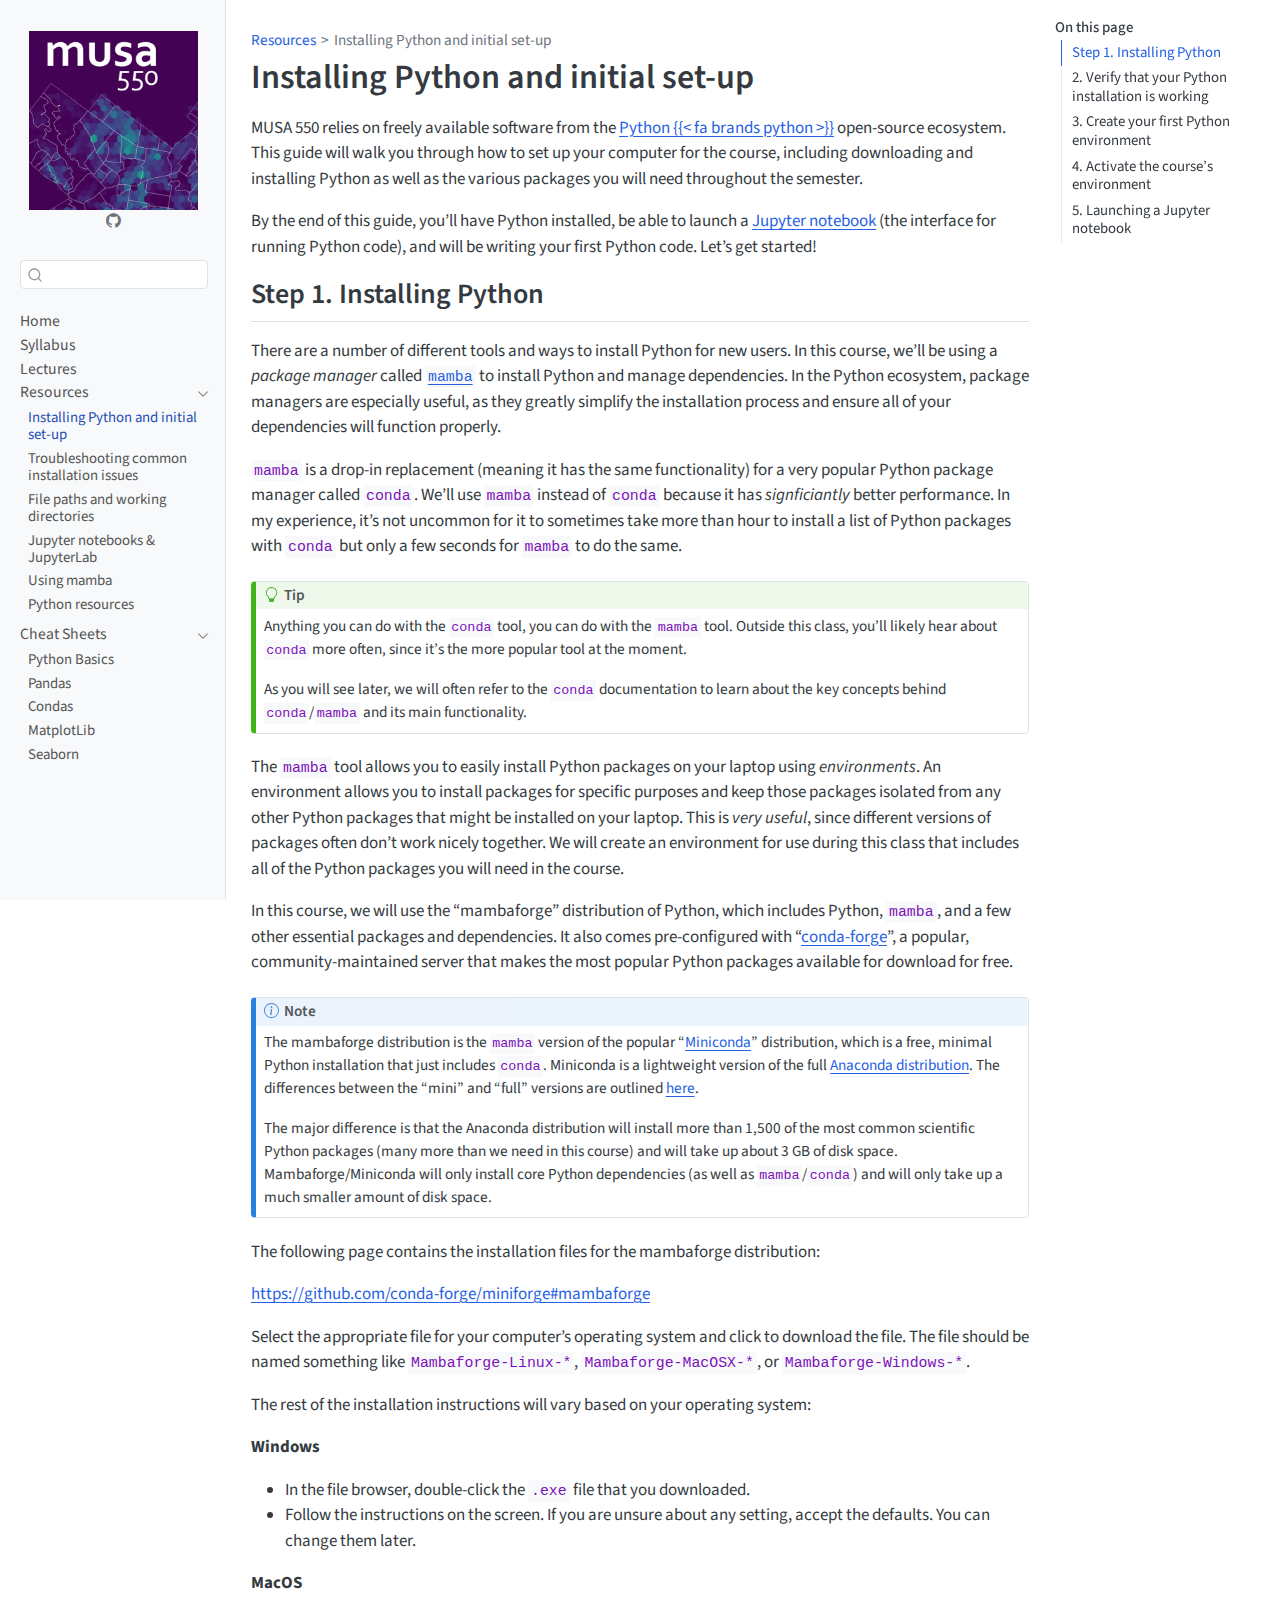
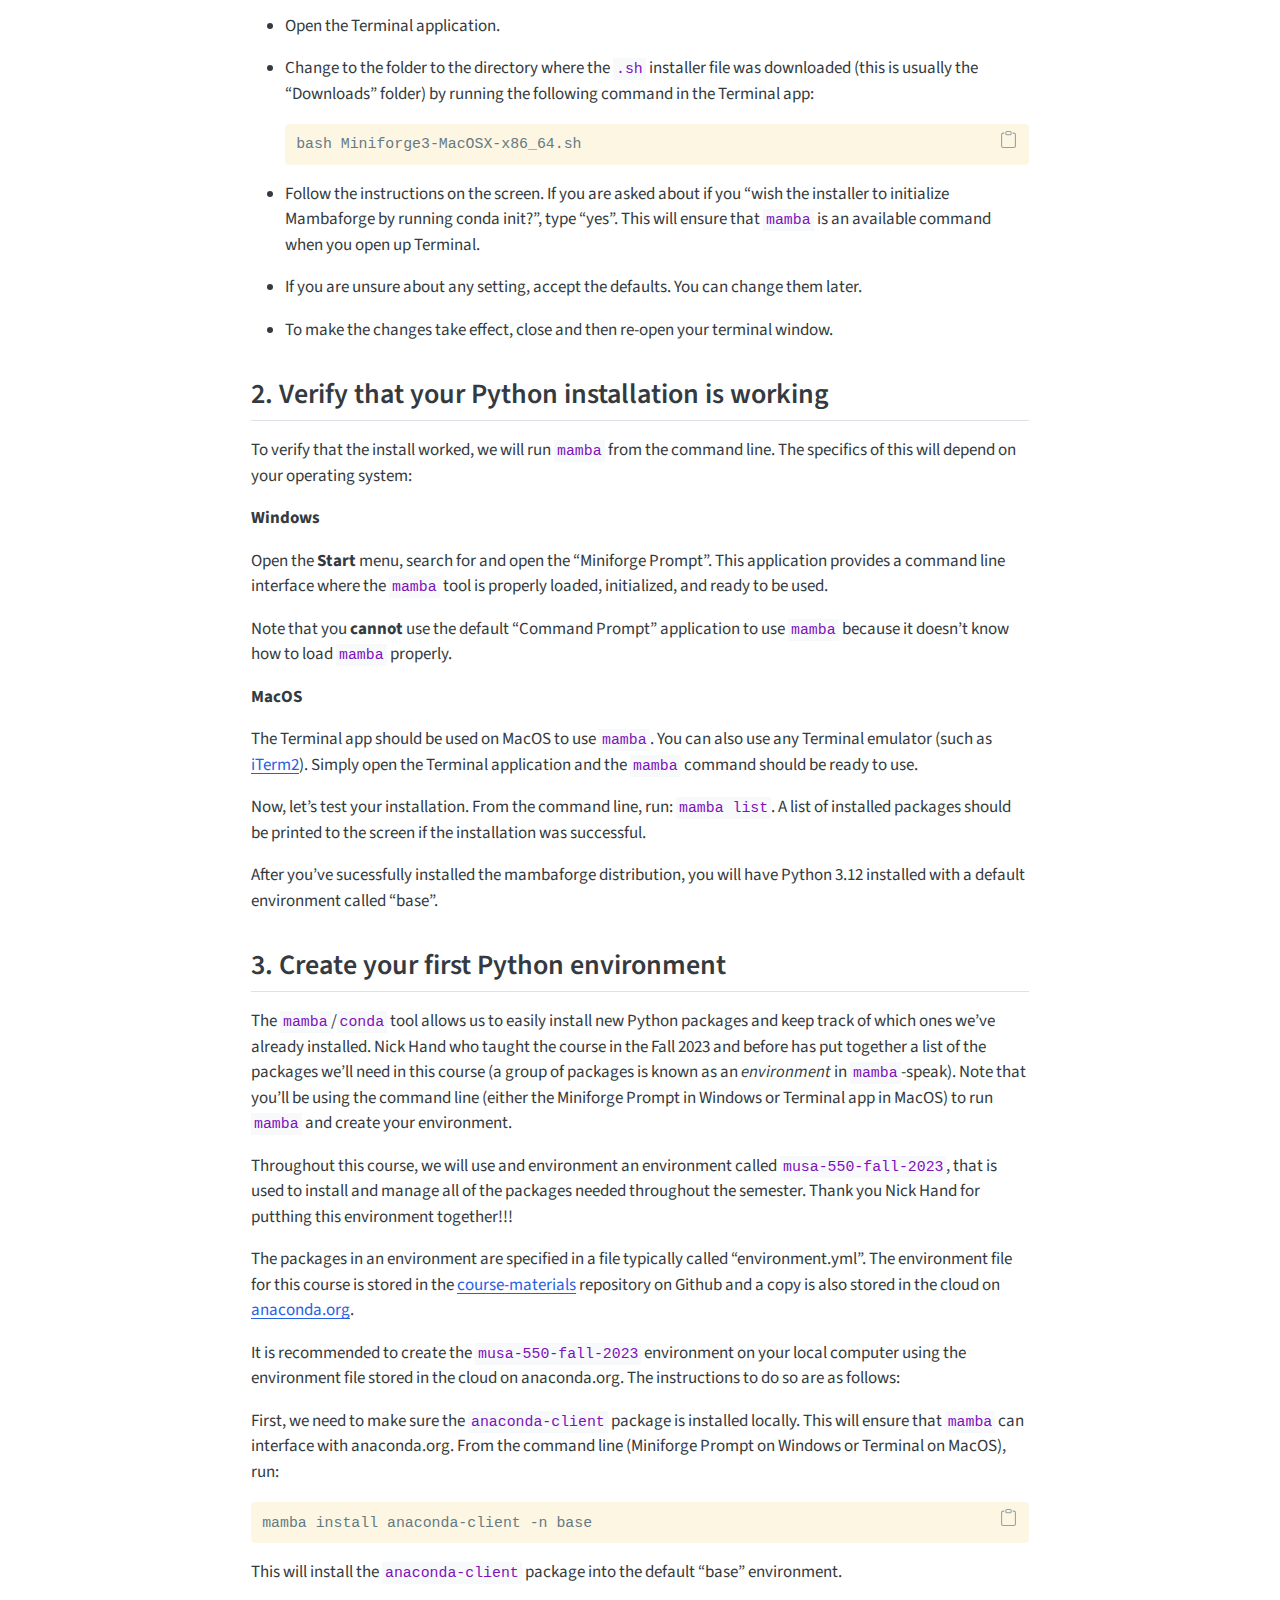
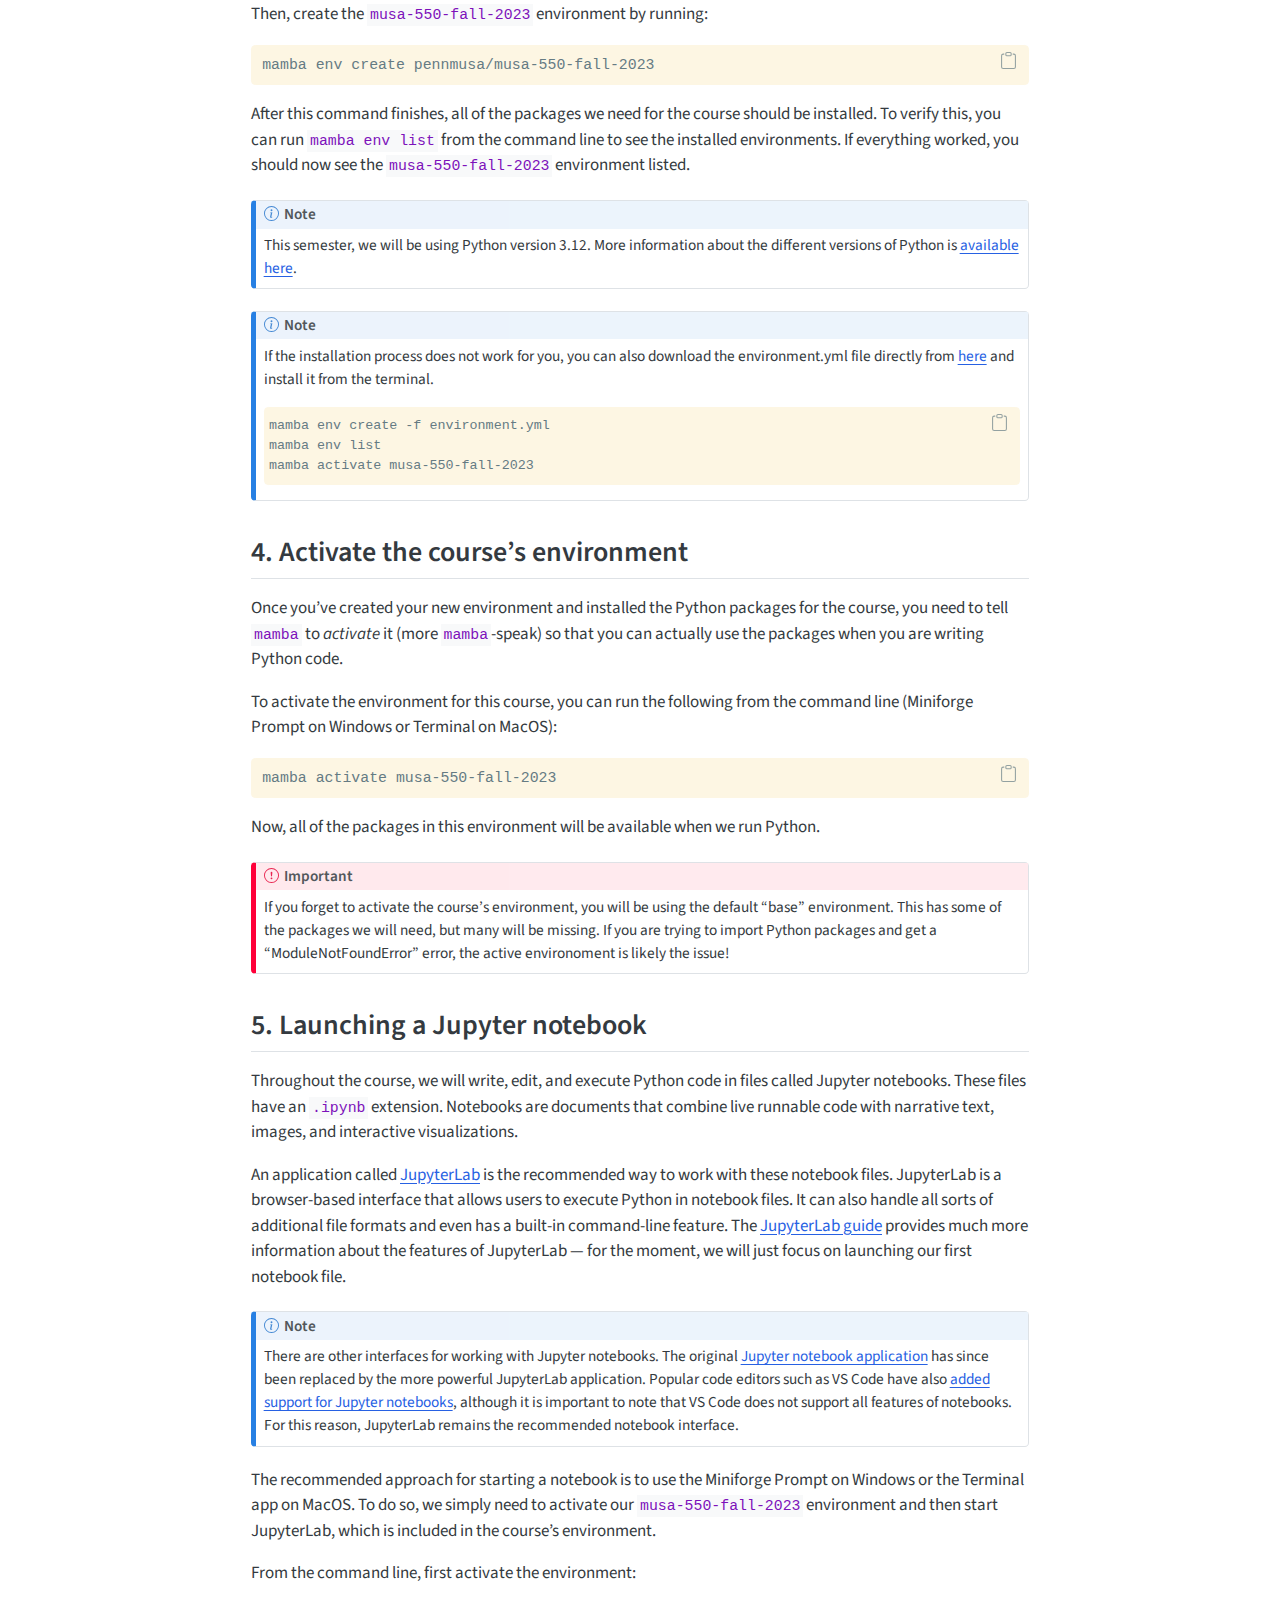
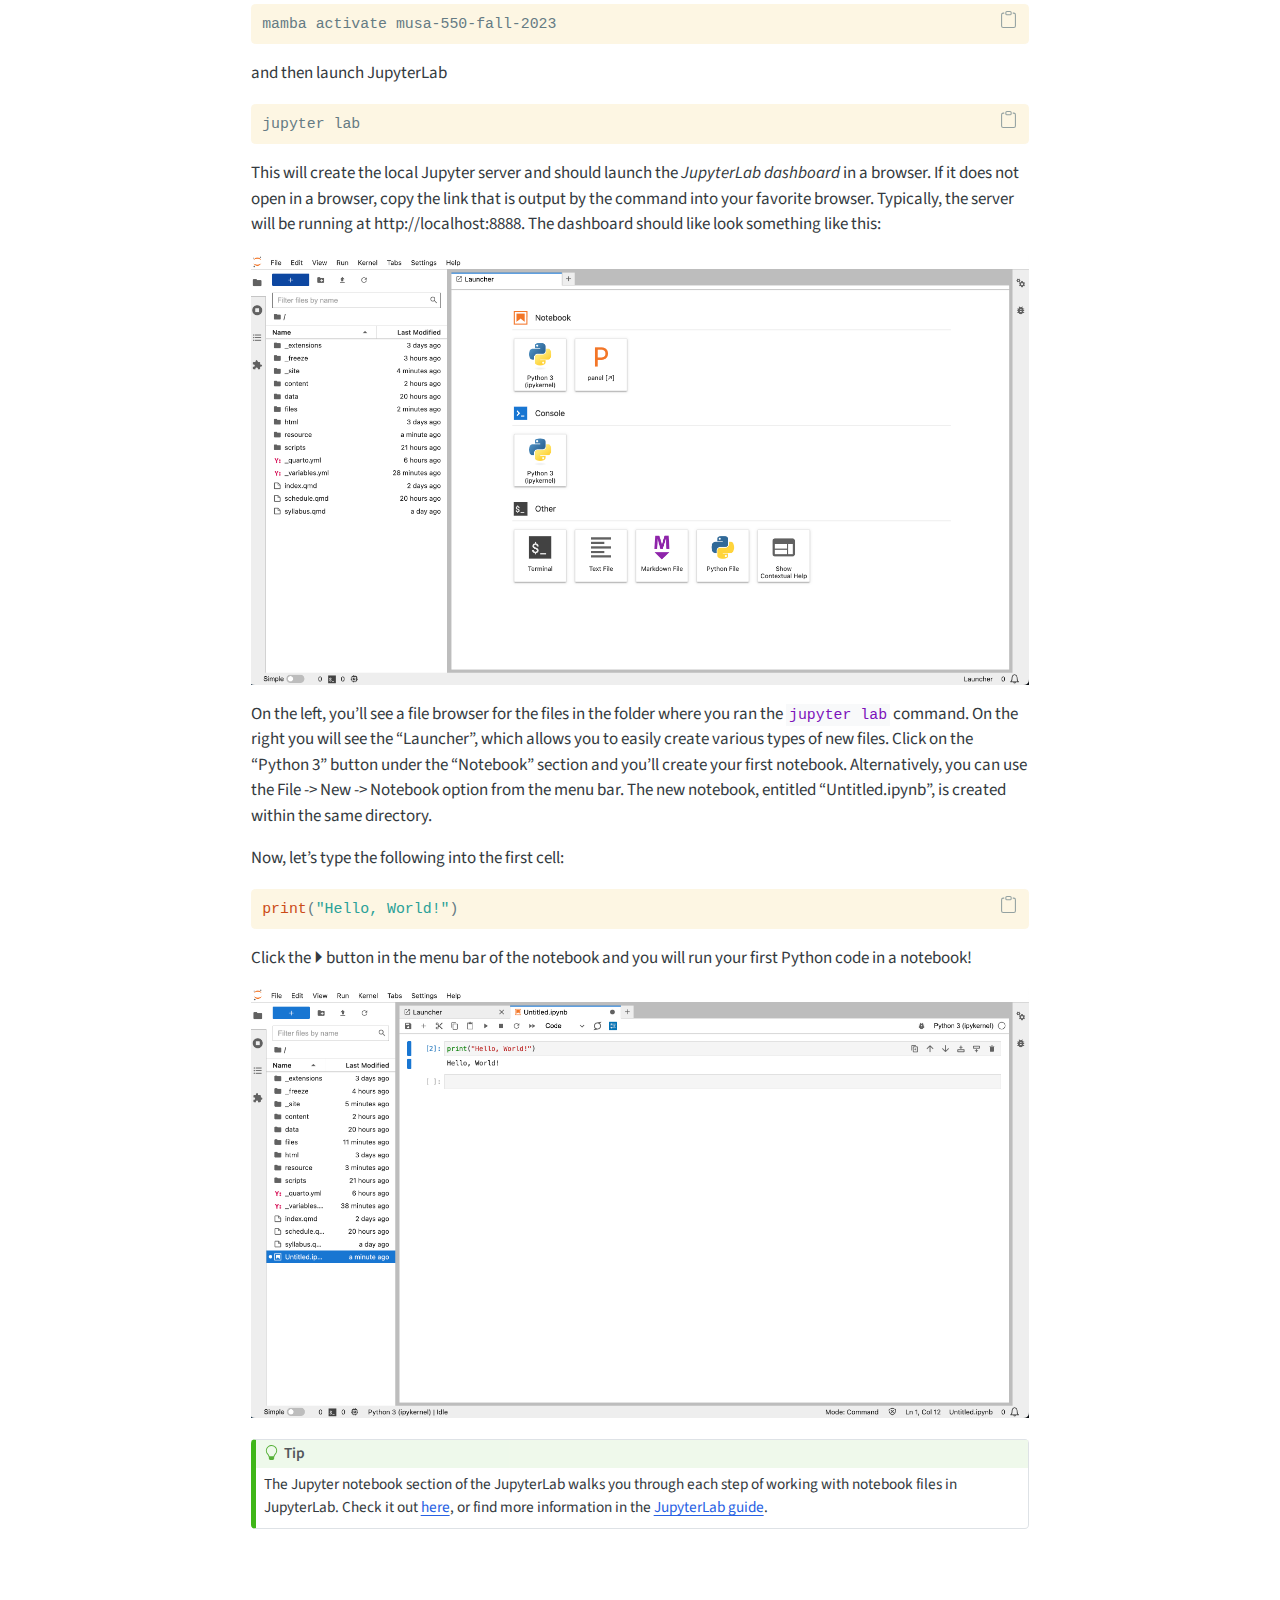
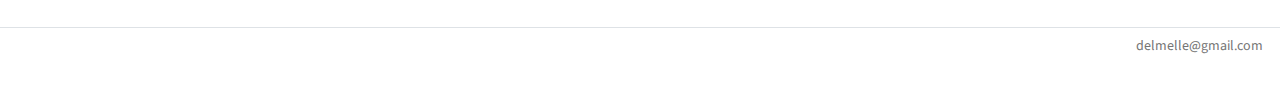
<file: resource/install.html>
<!DOCTYPE html>
<html xmlns="http://www.w3.org/1999/xhtml" lang="en" xml:lang="en"><head>

<meta charset="utf-8">
<meta name="generator" content="quarto-1.5.56">

<meta name="viewport" content="width=device-width, initial-scale=1.0, user-scalable=yes">


<title>Installing Python and initial set-up – MUSA 550</title>
<style>
code{white-space: pre-wrap;}
span.smallcaps{font-variant: small-caps;}
div.columns{display: flex; gap: min(4vw, 1.5em);}
div.column{flex: auto; overflow-x: auto;}
div.hanging-indent{margin-left: 1.5em; text-indent: -1.5em;}
ul.task-list{list-style: none;}
ul.task-list li input[type="checkbox"] {
  width: 0.8em;
  margin: 0 0.8em 0.2em -1em; /* quarto-specific, see https://github.com/quarto-dev/quarto-cli/issues/4556 */ 
  vertical-align: middle;
}
/* CSS for syntax highlighting */
pre > code.sourceCode { white-space: pre; position: relative; }
pre > code.sourceCode > span { line-height: 1.25; }
pre > code.sourceCode > span:empty { height: 1.2em; }
.sourceCode { overflow: visible; }
code.sourceCode > span { color: inherit; text-decoration: inherit; }
div.sourceCode { margin: 1em 0; }
pre.sourceCode { margin: 0; }
@media screen {
div.sourceCode { overflow: auto; }
}
@media print {
pre > code.sourceCode { white-space: pre-wrap; }
pre > code.sourceCode > span { display: inline-block; text-indent: -5em; padding-left: 5em; }
}
pre.numberSource code
  { counter-reset: source-line 0; }
pre.numberSource code > span
  { position: relative; left: -4em; counter-increment: source-line; }
pre.numberSource code > span > a:first-child::before
  { content: counter(source-line);
    position: relative; left: -1em; text-align: right; vertical-align: baseline;
    border: none; display: inline-block;
    -webkit-touch-callout: none; -webkit-user-select: none;
    -khtml-user-select: none; -moz-user-select: none;
    -ms-user-select: none; user-select: none;
    padding: 0 4px; width: 4em;
  }
pre.numberSource { margin-left: 3em;  padding-left: 4px; }
div.sourceCode
  {   }
@media screen {
pre > code.sourceCode > span > a:first-child::before { text-decoration: underline; }
}
</style>


<script src="../site_libs/quarto-nav/quarto-nav.js"></script>
<script src="../site_libs/clipboard/clipboard.min.js"></script>
<script src="../site_libs/quarto-search/autocomplete.umd.js"></script>
<script src="../site_libs/quarto-search/fuse.min.js"></script>
<script src="../site_libs/quarto-search/quarto-search.js"></script>
<meta name="quarto:offset" content="../">
<script src="../site_libs/quarto-html/quarto.js"></script>
<script src="../site_libs/quarto-html/popper.min.js"></script>
<script src="../site_libs/quarto-html/tippy.umd.min.js"></script>
<script src="../site_libs/quarto-html/anchor.min.js"></script>
<link href="../site_libs/quarto-html/tippy.css" rel="stylesheet">
<link href="../site_libs/quarto-html/quarto-syntax-highlighting.css" rel="stylesheet" id="quarto-text-highlighting-styles">
<script src="../site_libs/bootstrap/bootstrap.min.js"></script>
<link href="../site_libs/bootstrap/bootstrap-icons.css" rel="stylesheet">
<link href="../site_libs/bootstrap/bootstrap.min.css" rel="stylesheet" id="quarto-bootstrap" data-mode="light">
<script id="quarto-search-options" type="application/json">{
  "location": "sidebar",
  "copy-button": false,
  "collapse-after": 3,
  "panel-placement": "start",
  "type": "textbox",
  "limit": 50,
  "keyboard-shortcut": [
    "f",
    "/",
    "s"
  ],
  "show-item-context": false,
  "language": {
    "search-no-results-text": "No results",
    "search-matching-documents-text": "matching documents",
    "search-copy-link-title": "Copy link to search",
    "search-hide-matches-text": "Hide additional matches",
    "search-more-match-text": "more match in this document",
    "search-more-matches-text": "more matches in this document",
    "search-clear-button-title": "Clear",
    "search-text-placeholder": "",
    "search-detached-cancel-button-title": "Cancel",
    "search-submit-button-title": "Submit",
    "search-label": "Search"
  }
}</script>


<link rel="stylesheet" href="../styles.css">
</head>

<body class="nav-sidebar docked">

<div id="quarto-search-results"></div>
  <header id="quarto-header" class="headroom fixed-top">
  <nav class="quarto-secondary-nav">
    <div class="container-fluid d-flex">
      <button type="button" class="quarto-btn-toggle btn" data-bs-toggle="collapse" role="button" data-bs-target=".quarto-sidebar-collapse-item" aria-controls="quarto-sidebar" aria-expanded="false" aria-label="Toggle sidebar navigation" onclick="if (window.quartoToggleHeadroom) { window.quartoToggleHeadroom(); }">
        <i class="bi bi-layout-text-sidebar-reverse"></i>
      </button>
        <nav class="quarto-page-breadcrumbs" aria-label="breadcrumb"><ol class="breadcrumb"><li class="breadcrumb-item"><a href="../resource/install.html">Resources</a></li><li class="breadcrumb-item"><a href="../resource/install.html">Installing Python and initial set-up</a></li></ol></nav>
        <a class="flex-grow-1" role="navigation" data-bs-toggle="collapse" data-bs-target=".quarto-sidebar-collapse-item" aria-controls="quarto-sidebar" aria-expanded="false" aria-label="Toggle sidebar navigation" onclick="if (window.quartoToggleHeadroom) { window.quartoToggleHeadroom(); }">      
        </a>
      <button type="button" class="btn quarto-search-button" aria-label="Search" onclick="window.quartoOpenSearch();">
        <i class="bi bi-search"></i>
      </button>
    </div>
  </nav>
</header>
<!-- content -->
<div id="quarto-content" class="quarto-container page-columns page-rows-contents page-layout-article">
<!-- sidebar -->
  <nav id="quarto-sidebar" class="sidebar collapse collapse-horizontal quarto-sidebar-collapse-item sidebar-navigation docked overflow-auto">
    <div class="pt-lg-2 mt-2 text-center sidebar-header">
      <a href="../index.html" class="sidebar-logo-link">
      <img src="../images/course-icon.png" alt="" class="sidebar-logo py-0 d-lg-inline d-none">
      </a>
      <div class="sidebar-tools-main">
    <a href="https://github.com/MUSA-550-Fall-2024/" title="MUSA 550 GitHub" class="quarto-navigation-tool px-1" aria-label="MUSA 550 GitHub"><i class="bi bi-github"></i></a>
</div>
      </div>
        <div class="mt-2 flex-shrink-0 align-items-center">
        <div class="sidebar-search">
        <div id="quarto-search" class="" title="Search"></div>
        </div>
        </div>
    <div class="sidebar-menu-container"> 
    <ul class="list-unstyled mt-1">
        <li class="sidebar-item">
  <div class="sidebar-item-container"> 
  <a href="../index.html" class="sidebar-item-text sidebar-link">
 <span class="menu-text">Home</span></a>
  </div>
</li>
        <li class="sidebar-item">
  <div class="sidebar-item-container"> 
  <a href="../syllabus.html" class="sidebar-item-text sidebar-link">
 <span class="menu-text">Syllabus</span></a>
  </div>
</li>
        <li class="sidebar-item">
  <div class="sidebar-item-container"> 
  <a href="../lectures.html" class="sidebar-item-text sidebar-link">
 <span class="menu-text">Lectures</span></a>
  </div>
</li>
        <li class="sidebar-item sidebar-item-section">
      <div class="sidebar-item-container"> 
            <a class="sidebar-item-text sidebar-link text-start" data-bs-toggle="collapse" data-bs-target="#quarto-sidebar-section-1" role="navigation" aria-expanded="true">
 <span class="menu-text">Resources</span></a>
          <a class="sidebar-item-toggle text-start" data-bs-toggle="collapse" data-bs-target="#quarto-sidebar-section-1" role="navigation" aria-expanded="true" aria-label="Toggle section">
            <i class="bi bi-chevron-right ms-2"></i>
          </a> 
      </div>
      <ul id="quarto-sidebar-section-1" class="collapse list-unstyled sidebar-section depth1 show">  
          <li class="sidebar-item">
  <div class="sidebar-item-container"> 
  <a href="../resource/install.html" class="sidebar-item-text sidebar-link active">
 <span class="menu-text">Installing Python and initial set-up</span></a>
  </div>
</li>
          <li class="sidebar-item">
  <div class="sidebar-item-container"> 
  <a href="../resource/common-issues.html" class="sidebar-item-text sidebar-link">
 <span class="menu-text">Troubleshooting common installation issues</span></a>
  </div>
</li>
          <li class="sidebar-item">
  <div class="sidebar-item-container"> 
  <a href="../resource/file-paths.html" class="sidebar-item-text sidebar-link">
 <span class="menu-text">File paths and working directories</span></a>
  </div>
</li>
          <li class="sidebar-item">
  <div class="sidebar-item-container"> 
  <a href="../resource/jupyter.html" class="sidebar-item-text sidebar-link">
 <span class="menu-text">Jupyter notebooks &amp; JupyterLab</span></a>
  </div>
</li>
          <li class="sidebar-item">
  <div class="sidebar-item-container"> 
  <a href="../resource/mamba.html" class="sidebar-item-text sidebar-link">
 <span class="menu-text">Using mamba</span></a>
  </div>
</li>
          <li class="sidebar-item">
  <div class="sidebar-item-container"> 
  <a href="../resource/python.html" class="sidebar-item-text sidebar-link">
 <span class="menu-text">Python resources</span></a>
  </div>
</li>
      </ul>
  </li>
        <li class="sidebar-item sidebar-item-section">
      <div class="sidebar-item-container"> 
            <a class="sidebar-item-text sidebar-link text-start" data-bs-toggle="collapse" data-bs-target="#quarto-sidebar-section-2" role="navigation" aria-expanded="true">
 <span class="menu-text">Cheat Sheets</span></a>
          <a class="sidebar-item-toggle text-start" data-bs-toggle="collapse" data-bs-target="#quarto-sidebar-section-2" role="navigation" aria-expanded="true" aria-label="Toggle section">
            <i class="bi bi-chevron-right ms-2"></i>
          </a> 
      </div>
      <ul id="quarto-sidebar-section-2" class="collapse list-unstyled sidebar-section depth1 show">  
          <li class="sidebar-item">
  <div class="sidebar-item-container"> 
  <a href="../cheatsheets/python.pdf" class="sidebar-item-text sidebar-link">
 <span class="menu-text">Python Basics</span></a>
  </div>
</li>
          <li class="sidebar-item">
  <div class="sidebar-item-container"> 
  <a href="../cheatsheets/pandas.pdf" class="sidebar-item-text sidebar-link">
 <span class="menu-text">Pandas</span></a>
  </div>
</li>
          <li class="sidebar-item">
  <div class="sidebar-item-container"> 
  <a href="../cheatsheets/conda.pdf" class="sidebar-item-text sidebar-link">
 <span class="menu-text">Condas</span></a>
  </div>
</li>
          <li class="sidebar-item">
  <div class="sidebar-item-container"> 
  <a href="../cheatsheets/matplotlib.pdf" class="sidebar-item-text sidebar-link">
 <span class="menu-text">MatplotLib</span></a>
  </div>
</li>
          <li class="sidebar-item">
  <div class="sidebar-item-container"> 
  <a href="../cheatsheets/seaborn.pdf" class="sidebar-item-text sidebar-link">
 <span class="menu-text">Seaborn</span></a>
  </div>
</li>
      </ul>
  </li>
    </ul>
    </div>
</nav>
<div id="quarto-sidebar-glass" class="quarto-sidebar-collapse-item" data-bs-toggle="collapse" data-bs-target=".quarto-sidebar-collapse-item"></div>
<!-- margin-sidebar -->
    <div id="quarto-margin-sidebar" class="sidebar margin-sidebar">
        <nav id="TOC" role="doc-toc" class="toc-active">
    <h2 id="toc-title">On this page</h2>
   
  <ul class="collapse">
  <li><a href="#step-1.-installing-python" id="toc-step-1.-installing-python" class="nav-link active" data-scroll-target="#step-1.-installing-python">Step 1. Installing Python</a></li>
  <li><a href="#verify-that-your-python-installation-is-working" id="toc-verify-that-your-python-installation-is-working" class="nav-link" data-scroll-target="#verify-that-your-python-installation-is-working">2. Verify that your Python installation is working</a></li>
  <li><a href="#create-your-first-python-environment" id="toc-create-your-first-python-environment" class="nav-link" data-scroll-target="#create-your-first-python-environment">3. Create your first Python environment</a></li>
  <li><a href="#activate-the-courses-environment" id="toc-activate-the-courses-environment" class="nav-link" data-scroll-target="#activate-the-courses-environment">4. Activate the course’s environment</a></li>
  <li><a href="#launching-a-jupyter-notebook" id="toc-launching-a-jupyter-notebook" class="nav-link" data-scroll-target="#launching-a-jupyter-notebook">5. Launching a Jupyter notebook</a></li>
  </ul>
</nav>
    </div>
<!-- main -->
<main class="content" id="quarto-document-content">

<header id="title-block-header" class="quarto-title-block default"><nav class="quarto-page-breadcrumbs quarto-title-breadcrumbs d-none d-lg-block" aria-label="breadcrumb"><ol class="breadcrumb"><li class="breadcrumb-item"><a href="../resource/install.html">Resources</a></li><li class="breadcrumb-item"><a href="../resource/install.html">Installing Python and initial set-up</a></li></ol></nav>
<div class="quarto-title">
<h1 class="title">Installing Python and initial set-up</h1>
</div>



<div class="quarto-title-meta">

    
  
    
  </div>
  


</header>


<p>MUSA 550 relies on freely available software from the <a href="https://www.python.org/">Python {{&lt; fa brands python &gt;}}</a> open-source ecosystem. This guide will walk you through how to set up your computer for the course, including downloading and installing Python as well as the various packages you will need throughout the semester.</p>
<p>By the end of this guide, you’ll have Python installed, be able to launch a <a href="https://jupyter.org/">Jupyter notebook</a> (the interface for running Python code), and will be writing your first Python code. Let’s get started!</p>
<section id="step-1.-installing-python" class="level2">
<h2 class="anchored" data-anchor-id="step-1.-installing-python">Step 1. Installing Python</h2>
<p>There are a number of different tools and ways to install Python for new users. In this course, we’ll be using a <em>package manager</em> called <a href="https://mamba.readthedocs.io/en/latest/index.html#"><code>mamba</code></a> to install Python and manage dependencies. In the Python ecosystem, package managers are especially useful, as they greatly simplify the installation process and ensure all of your dependencies will function properly.</p>
<p><code>mamba</code> is a drop-in replacement (meaning it has the same functionality) for a very popular Python package manager called <code>conda</code>. We’ll use <code>mamba</code> instead of <code>conda</code> because it has <em>signficiantly</em> better performance. In my experience, it’s not uncommon for it to sometimes take more than hour to install a list of Python packages with <code>conda</code> but only a few seconds for <code>mamba</code> to do the same.</p>
<div class="callout callout-style-default callout-tip callout-titled">
<div class="callout-header d-flex align-content-center">
<div class="callout-icon-container">
<i class="callout-icon"></i>
</div>
<div class="callout-title-container flex-fill">
Tip
</div>
</div>
<div class="callout-body-container callout-body">
<p>Anything you can do with the <code>conda</code> tool, you can do with the <code>mamba</code> tool. Outside this class, you’ll likely hear about <code>conda</code> more often, since it’s the more popular tool at the moment.</p>
<p>As you will see later, we will often refer to the <code>conda</code> documentation to learn about the key concepts behind <code>conda</code>/<code>mamba</code> and its main functionality.</p>
</div>
</div>
<p>The <code>mamba</code> tool allows you to easily install Python packages on your laptop using <em>environments</em>. An environment allows you to install packages for specific purposes and keep those packages isolated from any other Python packages that might be installed on your laptop. This is <em>very useful</em>, since different versions of packages often don’t work nicely together. We will create an environment for use during this class that includes all of the Python packages you will need in the course.</p>
<p>In this course, we will use the “mambaforge” distribution of Python, which includes Python, <code>mamba</code>, and a few other essential packages and dependencies. It also comes pre-configured with “<a href="https://conda-forge.org/">conda-forge</a>”, a popular, community-maintained server that makes the most popular Python packages available for download for free.</p>
<div class="callout callout-style-default callout-note callout-titled">
<div class="callout-header d-flex align-content-center">
<div class="callout-icon-container">
<i class="callout-icon"></i>
</div>
<div class="callout-title-container flex-fill">
Note
</div>
</div>
<div class="callout-body-container callout-body">
<p>The mambaforge distribution is the <code>mamba</code> version of the popular “<a href="https://docs.conda.io/en/latest/miniconda.html">Miniconda</a>” distribution, which is a free, minimal Python installation that just includes <code>conda</code>. Miniconda is a lightweight version of the full <a href="https://docs.anaconda.com/anaconda/install/">Anaconda distribution</a>. The differences between the “mini” and “full” versions are outlined <a href="https://docs.conda.io/projects/conda/en/latest/user-guide/install/download.html#anaconda-or-miniconda">here</a>.</p>
<p>The major difference is that the Anaconda distribution will install more than 1,500 of the most common scientific Python packages (many more than we need in this course) and will take up about 3 GB of disk space. Mambaforge/Miniconda will only install core Python dependencies (as well as <code>mamba</code>/<code>conda</code>) and will only take up a much smaller amount of disk space.</p>
</div>
</div>
<p>The following page contains the installation files for the mambaforge distribution:</p>
<p><a href="https://github.com/conda-forge/miniforge#mambaforge" class="uri">https://github.com/conda-forge/miniforge#mambaforge</a></p>
<p>Select the appropriate file for your computer’s operating system and click to download the file. The file should be named something like <code>Mambaforge-Linux-*</code>, <code>Mambaforge-MacOSX-*</code>, or <code>Mambaforge-Windows-*</code>.</p>
<p>The rest of the installation instructions will vary based on your operating system:</p>
<div class="indented-callout">
<p><strong>Windows</strong></p>
<ul>
<li>In the file browser, double-click the <code>.exe</code> file that you downloaded.</li>
<li>Follow the instructions on the screen. If you are unsure about any setting, accept the defaults. You can change them later.</li>
</ul>
<p><strong>MacOS</strong></p>
<ul>
<li><p>Open the Terminal application.</p></li>
<li><p>Change to the folder to the directory where the <code>.sh</code> installer file was downloaded (this is usually the “Downloads” folder) by running the following command in the Terminal app:</p>
<div class="sourceCode" id="cb1"><pre class="sourceCode default code-with-copy"><code class="sourceCode default"><span id="cb1-1"><a href="#cb1-1" aria-hidden="true" tabindex="-1"></a>bash Miniforge3-MacOSX-x86_64.sh</span></code><button title="Copy to Clipboard" class="code-copy-button"><i class="bi"></i></button></pre></div></li>
<li><p>Follow the instructions on the screen. If you are asked about if you “wish the installer to initialize Mambaforge by running conda init?”, type “yes”. This will ensure that <code>mamba</code> is an available command when you open up Terminal.</p></li>
<li><p>If you are unsure about any setting, accept the defaults. You can change them later.</p></li>
<li><p>To make the changes take effect, close and then re-open your terminal window.</p></li>
</ul>
</div>
</section>
<section id="verify-that-your-python-installation-is-working" class="level2">
<h2 class="anchored" data-anchor-id="verify-that-your-python-installation-is-working">2. Verify that your Python installation is working</h2>
<p>To verify that the install worked, we will run <code>mamba</code> from the command line. The specifics of this will depend on your operating system:</p>
<div class="indented-callout">
<p><strong>Windows</strong></p>
<p>Open the <strong>Start</strong> menu, search for and open the “Miniforge Prompt”. This application provides a command line interface where the <code>mamba</code> tool is properly loaded, initialized, and ready to be used.</p>
<p>Note that you <strong>cannot</strong> use the default “Command Prompt” application to use <code>mamba</code> because it doesn’t know how to load <code>mamba</code> properly.</p>
<p><strong>MacOS</strong></p>
<p>The Terminal app should be used on MacOS to use <code>mamba</code>. You can also use any Terminal emulator (such as <a href="https://iterm2.com/">iTerm2</a>). Simply open the Terminal application and the <code>mamba</code> command should be ready to use.</p>
</div>
<p>Now, let’s test your installation. From the command line, run: <code>mamba list</code>. A list of installed packages should be printed to the screen if the installation was successful.</p>
<p>After you’ve sucessfully installed the mambaforge distribution, you will have Python 3.12 installed with a default environment called “base”.</p>
</section>
<section id="create-your-first-python-environment" class="level2">
<h2 class="anchored" data-anchor-id="create-your-first-python-environment">3. Create your first Python environment</h2>
<p>The <code>mamba</code>/<code>conda</code> tool allows us to easily install new Python packages and keep track of which ones we’ve already installed. Nick Hand who taught the course in the Fall 2023 and before has put together a list of the packages we’ll need in this course (a group of packages is known as an <em>environment</em> in <code>mamba</code>-speak). Note that you’ll be using the command line (either the Miniforge Prompt in Windows or Terminal app in MacOS) to run <code>mamba</code> and create your environment.</p>
<p>Throughout this course, we will use and environment an environment called <code>musa-550-fall-2023</code>, that is used to install and manage all of the packages needed throughout the semester. Thank you Nick Hand for putthing this environment together!!!</p>
<p>The packages in an environment are specified in a file typically called “environment.yml”. The environment file for this course is stored in the <a href="https://github.com/MUSA-550-Fall-2023/python-environment">course-materials</a> repository on Github and a copy is also stored in the cloud on <a href="https://anaconda.org/pennmusa/musa-550-fall-2023/files">anaconda.org</a>.</p>
<p>It is recommended to create the <code>musa-550-fall-2023</code> environment on your local computer using the environment file stored in the cloud on anaconda.org. The instructions to do so are as follows:</p>
<div class="indented-callout">
<p>First, we need to make sure the <code>anaconda-client</code> package is installed locally. This will ensure that <code>mamba</code> can interface with anaconda.org. From the command line (Miniforge Prompt on Windows or Terminal on MacOS), run:</p>
<div class="sourceCode" id="cb2"><pre class="sourceCode default code-with-copy"><code class="sourceCode default"><span id="cb2-1"><a href="#cb2-1" aria-hidden="true" tabindex="-1"></a>mamba install anaconda-client -n base</span></code><button title="Copy to Clipboard" class="code-copy-button"><i class="bi"></i></button></pre></div>
<p>This will install the <code>anaconda-client</code> package into the default “base” environment.</p>
<p>Then, create the <code>musa-550-fall-2023</code> environment by running:</p>
<div class="sourceCode" id="cb3"><pre class="sourceCode default code-with-copy"><code class="sourceCode default"><span id="cb3-1"><a href="#cb3-1" aria-hidden="true" tabindex="-1"></a>mamba env create pennmusa/musa-550-fall-2023</span></code><button title="Copy to Clipboard" class="code-copy-button"><i class="bi"></i></button></pre></div>
<p>After this command finishes, all of the packages we need for the course should be installed. To verify this, you can run <code>mamba env list</code> from the command line to see the installed environments. If everything worked, you should now see the <code>musa-550-fall-2023</code> environment listed.</p>
</div>
<div class="callout callout-style-default callout-note callout-titled">
<div class="callout-header d-flex align-content-center">
<div class="callout-icon-container">
<i class="callout-icon"></i>
</div>
<div class="callout-title-container flex-fill">
Note
</div>
</div>
<div class="callout-body-container callout-body">
<p>This semester, we will be using Python version 3.12. More information about the different versions of Python is <a href="https://devguide.python.org/versions/">available here</a>.</p>
</div>
</div>
<div class="callout callout-style-default callout-note callout-titled">
<div class="callout-header d-flex align-content-center">
<div class="callout-icon-container">
<i class="callout-icon"></i>
</div>
<div class="callout-title-container flex-fill">
Note
</div>
</div>
<div class="callout-body-container callout-body">
<p>If the installation process does not work for you, you can also download the environment.yml file directly from <a href="https://github.com/MUSA-550-Fall-2023/python-environment/blob/main/environment.yml">here</a> and install it from the terminal.</p>
<div class="sourceCode" id="cb4"><pre class="sourceCode default code-with-copy"><code class="sourceCode default"><span id="cb4-1"><a href="#cb4-1" aria-hidden="true" tabindex="-1"></a>mamba env create -f environment.yml</span>
<span id="cb4-2"><a href="#cb4-2" aria-hidden="true" tabindex="-1"></a>mamba env list</span>
<span id="cb4-3"><a href="#cb4-3" aria-hidden="true" tabindex="-1"></a>mamba activate musa-550-fall-2023</span></code><button title="Copy to Clipboard" class="code-copy-button"><i class="bi"></i></button></pre></div>
</div>
</div>
</section>
<section id="activate-the-courses-environment" class="level2">
<h2 class="anchored" data-anchor-id="activate-the-courses-environment">4. Activate the course’s environment</h2>
<p>Once you’ve created your new environment and installed the Python packages for the course, you need to tell <code>mamba</code> to <em>activate</em> it (more <code>mamba</code>-speak) so that you can actually use the packages when you are writing Python code.</p>
<p>To activate the environment for this course, you can run the following from the command line (Miniforge Prompt on Windows or Terminal on MacOS):</p>
<div class="sourceCode" id="cb5"><pre class="sourceCode default code-with-copy"><code class="sourceCode default"><span id="cb5-1"><a href="#cb5-1" aria-hidden="true" tabindex="-1"></a>mamba activate musa-550-fall-2023</span></code><button title="Copy to Clipboard" class="code-copy-button"><i class="bi"></i></button></pre></div>
<p>Now, all of the packages in this environment will be available when we run Python.</p>
<div class="callout callout-style-default callout-important callout-titled">
<div class="callout-header d-flex align-content-center">
<div class="callout-icon-container">
<i class="callout-icon"></i>
</div>
<div class="callout-title-container flex-fill">
Important
</div>
</div>
<div class="callout-body-container callout-body">
<p>If you forget to activate the course’s environment, you will be using the default “base” environment. This has some of the packages we will need, but many will be missing. If you are trying to import Python packages and get a “ModuleNotFoundError” error, the active environoment is likely the issue!</p>
</div>
</div>
</section>
<section id="launching-a-jupyter-notebook" class="level2">
<h2 class="anchored" data-anchor-id="launching-a-jupyter-notebook">5. Launching a Jupyter notebook</h2>
<p>Throughout the course, we will write, edit, and execute Python code in files called Jupyter notebooks. These files have an <code>.ipynb</code> extension. Notebooks are documents that combine live runnable code with narrative text, images, and interactive visualizations.</p>
<p>An application called <a href="https://jupyterlab.readthedocs.io/en/latest/index.html">JupyterLab</a> is the recommended way to work with these notebook files. JupyterLab is a browser-based interface that allows users to execute Python in notebook files. It can also handle all sorts of additional file formats and even has a built-in command-line feature. The <a href="../resource/jupyter.html">JupyterLab guide</a> provides much more information about the features of JupyterLab —&nbsp;for the moment, we will just focus on launching our first notebook file.</p>
<div class="callout callout-style-default callout-note callout-titled">
<div class="callout-header d-flex align-content-center">
<div class="callout-icon-container">
<i class="callout-icon"></i>
</div>
<div class="callout-title-container flex-fill">
Note
</div>
</div>
<div class="callout-body-container callout-body">
<p>There are other interfaces for working with Jupyter notebooks. The original <a href="https://jupyter-notebook.readthedocs.io/en/latest/">Jupyter notebook application</a> has since been replaced by the more powerful JupyterLab application. Popular code editors such as VS Code have also <a href="https://code.visualstudio.com/docs/datascience/jupyter-notebooks">added support for Jupyter notebooks</a>, although it is important to note that VS Code does not support all features of notebooks. For this reason, JupyterLab remains the recommended notebook interface.</p>
</div>
</div>
<p>The recommended approach for starting a notebook is to use the Miniforge Prompt on Windows or the Terminal app on MacOS. To do so, we simply need to activate our <code>musa-550-fall-2023</code> environment and then start JupyterLab, which is included in the course’s environment.</p>
<p>From the command line, first activate the environment:</p>
<div class="sourceCode" id="cb6"><pre class="sourceCode default code-with-copy"><code class="sourceCode default"><span id="cb6-1"><a href="#cb6-1" aria-hidden="true" tabindex="-1"></a>mamba activate musa-550-fall-2023</span></code><button title="Copy to Clipboard" class="code-copy-button"><i class="bi"></i></button></pre></div>
<p>and then launch JupyterLab</p>
<div class="sourceCode" id="cb7"><pre class="sourceCode default code-with-copy"><code class="sourceCode default"><span id="cb7-1"><a href="#cb7-1" aria-hidden="true" tabindex="-1"></a>jupyter lab</span></code><button title="Copy to Clipboard" class="code-copy-button"><i class="bi"></i></button></pre></div>
<p>This will create the local Jupyter server and should launch the <em>JupyterLab dashboard</em> in a browser. If it does not open in a browser, copy the link that is output by the command into your favorite browser. Typically, the server will be running at http://localhost:8888. The dashboard should like look something like this:</p>
<p><img src="jupyterlab-interface.png" class="img-fluid"></p>
<p>On the left, you’ll see a file browser for the files in the folder where you ran the <code>jupyter lab</code> command. On the right you will see the “Launcher”, which allows you to easily create various types of new files. Click on the “Python 3” button under the “Notebook” section and you’ll create your first notebook. Alternatively, you can use the File -&gt; New -&gt; Notebook option from the menu bar. The new notebook, entitled “Untitled.ipynb”, is created within the same directory.</p>
<p>Now, let’s type the following into the first cell:</p>
<div class="sourceCode" id="cb8"><pre class="sourceCode python code-with-copy"><code class="sourceCode python"><span id="cb8-1"><a href="#cb8-1" aria-hidden="true" tabindex="-1"></a><span class="bu">print</span>(<span class="st">"Hello, World!"</span>)</span></code><button title="Copy to Clipboard" class="code-copy-button"><i class="bi"></i></button></pre></div>
<p>Click the ⏵ button in the menu bar of the notebook and you will run your first Python code in a notebook!</p>
<p><img src="jupyterlab-hello-world.png" class="img-fluid"></p>
<div class="callout callout-style-default callout-tip callout-titled">
<div class="callout-header d-flex align-content-center">
<div class="callout-icon-container">
<i class="callout-icon"></i>
</div>
<div class="callout-title-container flex-fill">
Tip
</div>
</div>
<div class="callout-body-container callout-body">
<p>The Jupyter notebook section of the JupyterLab walks you through each step of working with notebook files in JupyterLab. Check it out <a href="https://jupyterlab.readthedocs.io/en/stable/user/notebook.html">here</a>, or find more information in the <a href="../resource/jupyter.html">JupyterLab guide</a>.</p>
</div>
</div>


</section>

</main> <!-- /main -->
<script id="quarto-html-after-body" type="application/javascript">
window.document.addEventListener("DOMContentLoaded", function (event) {
  const toggleBodyColorMode = (bsSheetEl) => {
    const mode = bsSheetEl.getAttribute("data-mode");
    const bodyEl = window.document.querySelector("body");
    if (mode === "dark") {
      bodyEl.classList.add("quarto-dark");
      bodyEl.classList.remove("quarto-light");
    } else {
      bodyEl.classList.add("quarto-light");
      bodyEl.classList.remove("quarto-dark");
    }
  }
  const toggleBodyColorPrimary = () => {
    const bsSheetEl = window.document.querySelector("link#quarto-bootstrap");
    if (bsSheetEl) {
      toggleBodyColorMode(bsSheetEl);
    }
  }
  toggleBodyColorPrimary();  
  const icon = "";
  const anchorJS = new window.AnchorJS();
  anchorJS.options = {
    placement: 'right',
    icon: icon
  };
  anchorJS.add('.anchored');
  const isCodeAnnotation = (el) => {
    for (const clz of el.classList) {
      if (clz.startsWith('code-annotation-')) {                     
        return true;
      }
    }
    return false;
  }
  const onCopySuccess = function(e) {
    // button target
    const button = e.trigger;
    // don't keep focus
    button.blur();
    // flash "checked"
    button.classList.add('code-copy-button-checked');
    var currentTitle = button.getAttribute("title");
    button.setAttribute("title", "Copied!");
    let tooltip;
    if (window.bootstrap) {
      button.setAttribute("data-bs-toggle", "tooltip");
      button.setAttribute("data-bs-placement", "left");
      button.setAttribute("data-bs-title", "Copied!");
      tooltip = new bootstrap.Tooltip(button, 
        { trigger: "manual", 
          customClass: "code-copy-button-tooltip",
          offset: [0, -8]});
      tooltip.show();    
    }
    setTimeout(function() {
      if (tooltip) {
        tooltip.hide();
        button.removeAttribute("data-bs-title");
        button.removeAttribute("data-bs-toggle");
        button.removeAttribute("data-bs-placement");
      }
      button.setAttribute("title", currentTitle);
      button.classList.remove('code-copy-button-checked');
    }, 1000);
    // clear code selection
    e.clearSelection();
  }
  const getTextToCopy = function(trigger) {
      const codeEl = trigger.previousElementSibling.cloneNode(true);
      for (const childEl of codeEl.children) {
        if (isCodeAnnotation(childEl)) {
          childEl.remove();
        }
      }
      return codeEl.innerText;
  }
  const clipboard = new window.ClipboardJS('.code-copy-button:not([data-in-quarto-modal])', {
    text: getTextToCopy
  });
  clipboard.on('success', onCopySuccess);
  if (window.document.getElementById('quarto-embedded-source-code-modal')) {
    // For code content inside modals, clipBoardJS needs to be initialized with a container option
    // TODO: Check when it could be a function (https://github.com/zenorocha/clipboard.js/issues/860)
    const clipboardModal = new window.ClipboardJS('.code-copy-button[data-in-quarto-modal]', {
      text: getTextToCopy,
      container: window.document.getElementById('quarto-embedded-source-code-modal')
    });
    clipboardModal.on('success', onCopySuccess);
  }
    var localhostRegex = new RegExp(/^(?:http|https):\/\/localhost\:?[0-9]*\//);
    var mailtoRegex = new RegExp(/^mailto:/);
      var filterRegex = new RegExp("https:\/\/musa-550-fall-2024\.github\.io\/course\/");
    var isInternal = (href) => {
        return filterRegex.test(href) || localhostRegex.test(href) || mailtoRegex.test(href);
    }
    // Inspect non-navigation links and adorn them if external
 	var links = window.document.querySelectorAll('a[href]:not(.nav-link):not(.navbar-brand):not(.toc-action):not(.sidebar-link):not(.sidebar-item-toggle):not(.pagination-link):not(.no-external):not([aria-hidden]):not(.dropdown-item):not(.quarto-navigation-tool):not(.about-link)');
    for (var i=0; i<links.length; i++) {
      const link = links[i];
      if (!isInternal(link.href)) {
        // undo the damage that might have been done by quarto-nav.js in the case of
        // links that we want to consider external
        if (link.dataset.originalHref !== undefined) {
          link.href = link.dataset.originalHref;
        }
      }
    }
  function tippyHover(el, contentFn, onTriggerFn, onUntriggerFn) {
    const config = {
      allowHTML: true,
      maxWidth: 500,
      delay: 100,
      arrow: false,
      appendTo: function(el) {
          return el.parentElement;
      },
      interactive: true,
      interactiveBorder: 10,
      theme: 'quarto',
      placement: 'bottom-start',
    };
    if (contentFn) {
      config.content = contentFn;
    }
    if (onTriggerFn) {
      config.onTrigger = onTriggerFn;
    }
    if (onUntriggerFn) {
      config.onUntrigger = onUntriggerFn;
    }
    window.tippy(el, config); 
  }
  const noterefs = window.document.querySelectorAll('a[role="doc-noteref"]');
  for (var i=0; i<noterefs.length; i++) {
    const ref = noterefs[i];
    tippyHover(ref, function() {
      // use id or data attribute instead here
      let href = ref.getAttribute('data-footnote-href') || ref.getAttribute('href');
      try { href = new URL(href).hash; } catch {}
      const id = href.replace(/^#\/?/, "");
      const note = window.document.getElementById(id);
      if (note) {
        return note.innerHTML;
      } else {
        return "";
      }
    });
  }
  const xrefs = window.document.querySelectorAll('a.quarto-xref');
  const processXRef = (id, note) => {
    // Strip column container classes
    const stripColumnClz = (el) => {
      el.classList.remove("page-full", "page-columns");
      if (el.children) {
        for (const child of el.children) {
          stripColumnClz(child);
        }
      }
    }
    stripColumnClz(note)
    if (id === null || id.startsWith('sec-')) {
      // Special case sections, only their first couple elements
      const container = document.createElement("div");
      if (note.children && note.children.length > 2) {
        container.appendChild(note.children[0].cloneNode(true));
        for (let i = 1; i < note.children.length; i++) {
          const child = note.children[i];
          if (child.tagName === "P" && child.innerText === "") {
            continue;
          } else {
            container.appendChild(child.cloneNode(true));
            break;
          }
        }
        if (window.Quarto?.typesetMath) {
          window.Quarto.typesetMath(container);
        }
        return container.innerHTML
      } else {
        if (window.Quarto?.typesetMath) {
          window.Quarto.typesetMath(note);
        }
        return note.innerHTML;
      }
    } else {
      // Remove any anchor links if they are present
      const anchorLink = note.querySelector('a.anchorjs-link');
      if (anchorLink) {
        anchorLink.remove();
      }
      if (window.Quarto?.typesetMath) {
        window.Quarto.typesetMath(note);
      }
      // TODO in 1.5, we should make sure this works without a callout special case
      if (note.classList.contains("callout")) {
        return note.outerHTML;
      } else {
        return note.innerHTML;
      }
    }
  }
  for (var i=0; i<xrefs.length; i++) {
    const xref = xrefs[i];
    tippyHover(xref, undefined, function(instance) {
      instance.disable();
      let url = xref.getAttribute('href');
      let hash = undefined; 
      if (url.startsWith('#')) {
        hash = url;
      } else {
        try { hash = new URL(url).hash; } catch {}
      }
      if (hash) {
        const id = hash.replace(/^#\/?/, "");
        const note = window.document.getElementById(id);
        if (note !== null) {
          try {
            const html = processXRef(id, note.cloneNode(true));
            instance.setContent(html);
          } finally {
            instance.enable();
            instance.show();
          }
        } else {
          // See if we can fetch this
          fetch(url.split('#')[0])
          .then(res => res.text())
          .then(html => {
            const parser = new DOMParser();
            const htmlDoc = parser.parseFromString(html, "text/html");
            const note = htmlDoc.getElementById(id);
            if (note !== null) {
              const html = processXRef(id, note);
              instance.setContent(html);
            } 
          }).finally(() => {
            instance.enable();
            instance.show();
          });
        }
      } else {
        // See if we can fetch a full url (with no hash to target)
        // This is a special case and we should probably do some content thinning / targeting
        fetch(url)
        .then(res => res.text())
        .then(html => {
          const parser = new DOMParser();
          const htmlDoc = parser.parseFromString(html, "text/html");
          const note = htmlDoc.querySelector('main.content');
          if (note !== null) {
            // This should only happen for chapter cross references
            // (since there is no id in the URL)
            // remove the first header
            if (note.children.length > 0 && note.children[0].tagName === "HEADER") {
              note.children[0].remove();
            }
            const html = processXRef(null, note);
            instance.setContent(html);
          } 
        }).finally(() => {
          instance.enable();
          instance.show();
        });
      }
    }, function(instance) {
    });
  }
      let selectedAnnoteEl;
      const selectorForAnnotation = ( cell, annotation) => {
        let cellAttr = 'data-code-cell="' + cell + '"';
        let lineAttr = 'data-code-annotation="' +  annotation + '"';
        const selector = 'span[' + cellAttr + '][' + lineAttr + ']';
        return selector;
      }
      const selectCodeLines = (annoteEl) => {
        const doc = window.document;
        const targetCell = annoteEl.getAttribute("data-target-cell");
        const targetAnnotation = annoteEl.getAttribute("data-target-annotation");
        const annoteSpan = window.document.querySelector(selectorForAnnotation(targetCell, targetAnnotation));
        const lines = annoteSpan.getAttribute("data-code-lines").split(",");
        const lineIds = lines.map((line) => {
          return targetCell + "-" + line;
        })
        let top = null;
        let height = null;
        let parent = null;
        if (lineIds.length > 0) {
            //compute the position of the single el (top and bottom and make a div)
            const el = window.document.getElementById(lineIds[0]);
            top = el.offsetTop;
            height = el.offsetHeight;
            parent = el.parentElement.parentElement;
          if (lineIds.length > 1) {
            const lastEl = window.document.getElementById(lineIds[lineIds.length - 1]);
            const bottom = lastEl.offsetTop + lastEl.offsetHeight;
            height = bottom - top;
          }
          if (top !== null && height !== null && parent !== null) {
            // cook up a div (if necessary) and position it 
            let div = window.document.getElementById("code-annotation-line-highlight");
            if (div === null) {
              div = window.document.createElement("div");
              div.setAttribute("id", "code-annotation-line-highlight");
              div.style.position = 'absolute';
              parent.appendChild(div);
            }
            div.style.top = top - 2 + "px";
            div.style.height = height + 4 + "px";
            div.style.left = 0;
            let gutterDiv = window.document.getElementById("code-annotation-line-highlight-gutter");
            if (gutterDiv === null) {
              gutterDiv = window.document.createElement("div");
              gutterDiv.setAttribute("id", "code-annotation-line-highlight-gutter");
              gutterDiv.style.position = 'absolute';
              const codeCell = window.document.getElementById(targetCell);
              const gutter = codeCell.querySelector('.code-annotation-gutter');
              gutter.appendChild(gutterDiv);
            }
            gutterDiv.style.top = top - 2 + "px";
            gutterDiv.style.height = height + 4 + "px";
          }
          selectedAnnoteEl = annoteEl;
        }
      };
      const unselectCodeLines = () => {
        const elementsIds = ["code-annotation-line-highlight", "code-annotation-line-highlight-gutter"];
        elementsIds.forEach((elId) => {
          const div = window.document.getElementById(elId);
          if (div) {
            div.remove();
          }
        });
        selectedAnnoteEl = undefined;
      };
        // Handle positioning of the toggle
    window.addEventListener(
      "resize",
      throttle(() => {
        elRect = undefined;
        if (selectedAnnoteEl) {
          selectCodeLines(selectedAnnoteEl);
        }
      }, 10)
    );
    function throttle(fn, ms) {
    let throttle = false;
    let timer;
      return (...args) => {
        if(!throttle) { // first call gets through
            fn.apply(this, args);
            throttle = true;
        } else { // all the others get throttled
            if(timer) clearTimeout(timer); // cancel #2
            timer = setTimeout(() => {
              fn.apply(this, args);
              timer = throttle = false;
            }, ms);
        }
      };
    }
      // Attach click handler to the DT
      const annoteDls = window.document.querySelectorAll('dt[data-target-cell]');
      for (const annoteDlNode of annoteDls) {
        annoteDlNode.addEventListener('click', (event) => {
          const clickedEl = event.target;
          if (clickedEl !== selectedAnnoteEl) {
            unselectCodeLines();
            const activeEl = window.document.querySelector('dt[data-target-cell].code-annotation-active');
            if (activeEl) {
              activeEl.classList.remove('code-annotation-active');
            }
            selectCodeLines(clickedEl);
            clickedEl.classList.add('code-annotation-active');
          } else {
            // Unselect the line
            unselectCodeLines();
            clickedEl.classList.remove('code-annotation-active');
          }
        });
      }
  const findCites = (el) => {
    const parentEl = el.parentElement;
    if (parentEl) {
      const cites = parentEl.dataset.cites;
      if (cites) {
        return {
          el,
          cites: cites.split(' ')
        };
      } else {
        return findCites(el.parentElement)
      }
    } else {
      return undefined;
    }
  };
  var bibliorefs = window.document.querySelectorAll('a[role="doc-biblioref"]');
  for (var i=0; i<bibliorefs.length; i++) {
    const ref = bibliorefs[i];
    const citeInfo = findCites(ref);
    if (citeInfo) {
      tippyHover(citeInfo.el, function() {
        var popup = window.document.createElement('div');
        citeInfo.cites.forEach(function(cite) {
          var citeDiv = window.document.createElement('div');
          citeDiv.classList.add('hanging-indent');
          citeDiv.classList.add('csl-entry');
          var biblioDiv = window.document.getElementById('ref-' + cite);
          if (biblioDiv) {
            citeDiv.innerHTML = biblioDiv.innerHTML;
          }
          popup.appendChild(citeDiv);
        });
        return popup.innerHTML;
      });
    }
  }
});
</script>
</div> <!-- /content -->
<footer class="footer">
  <div class="nav-footer">
    <div class="nav-footer-left">
      &nbsp;
    </div>   
    <div class="nav-footer-center">
      &nbsp;
    </div>
    <div class="nav-footer-right">
<p>delmelle@gmail.com</p>
</div>
  </div>
</footer>




</body></html>
</file>
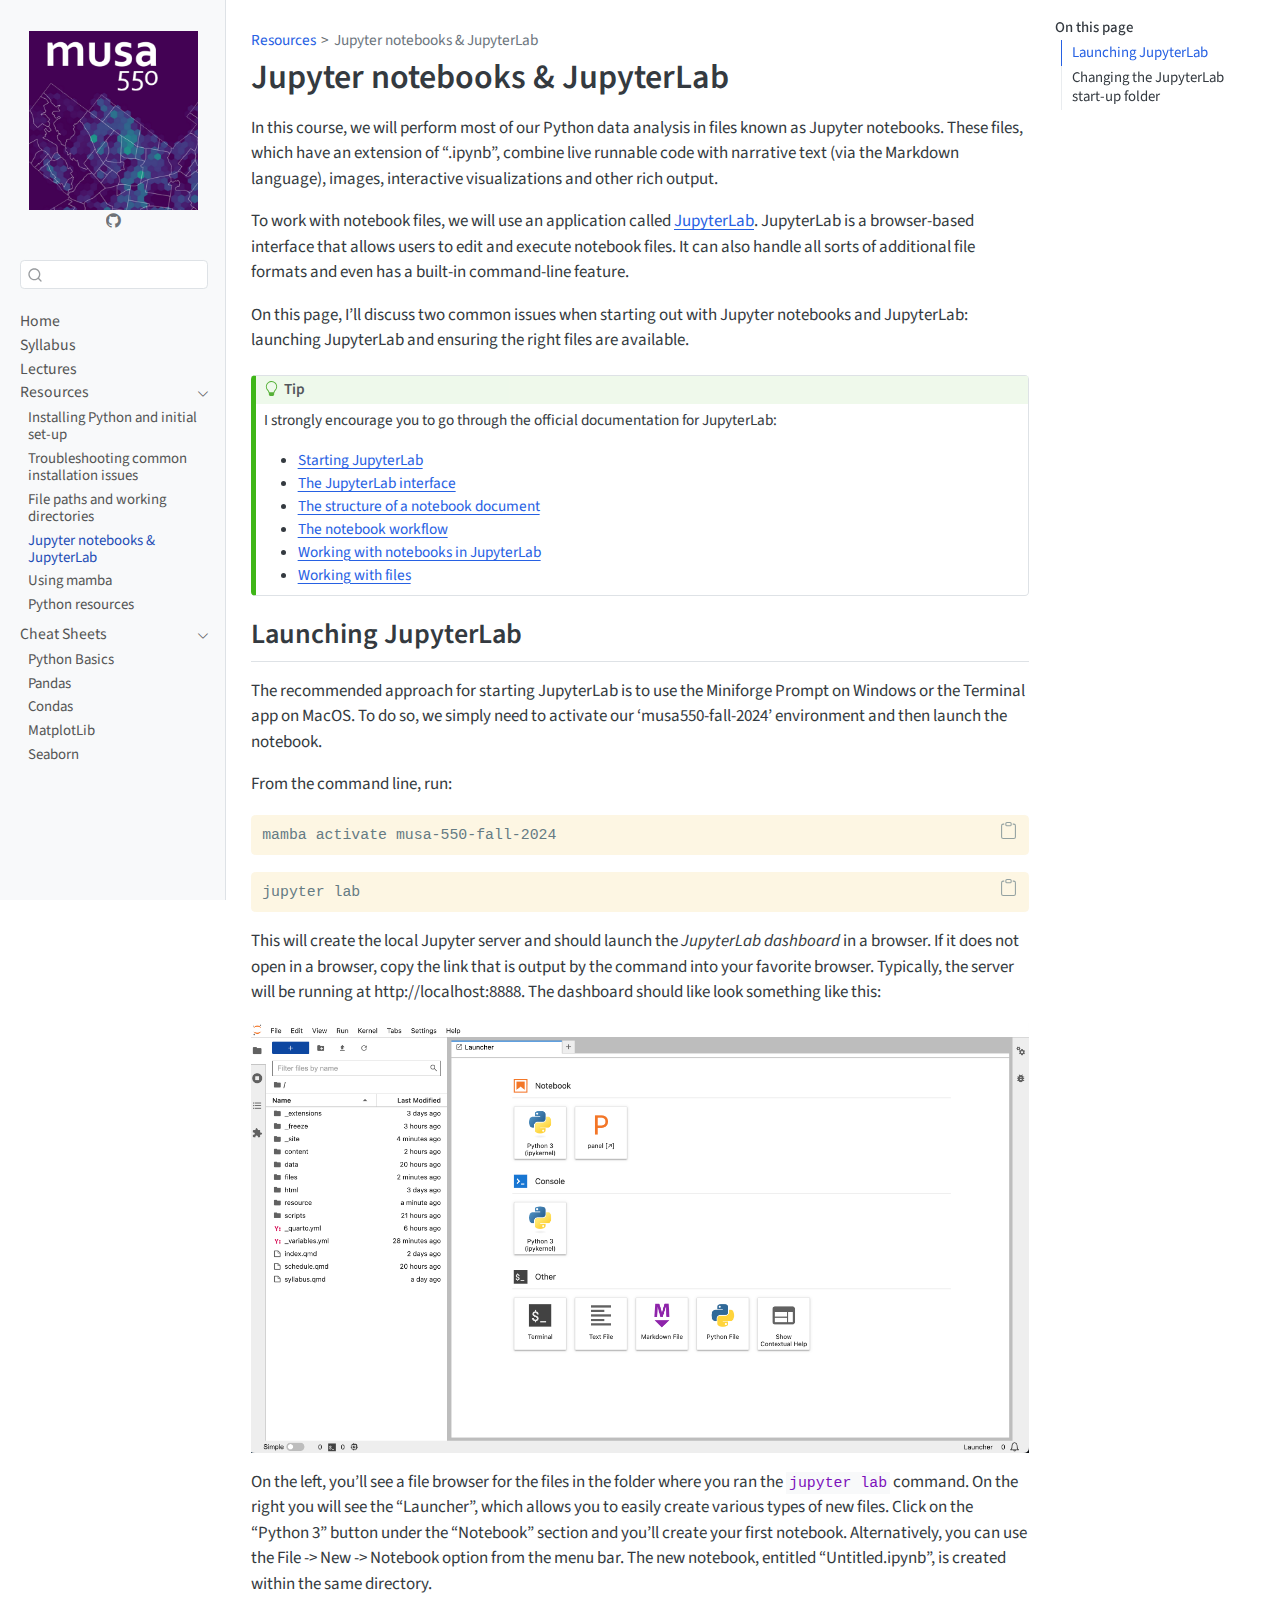
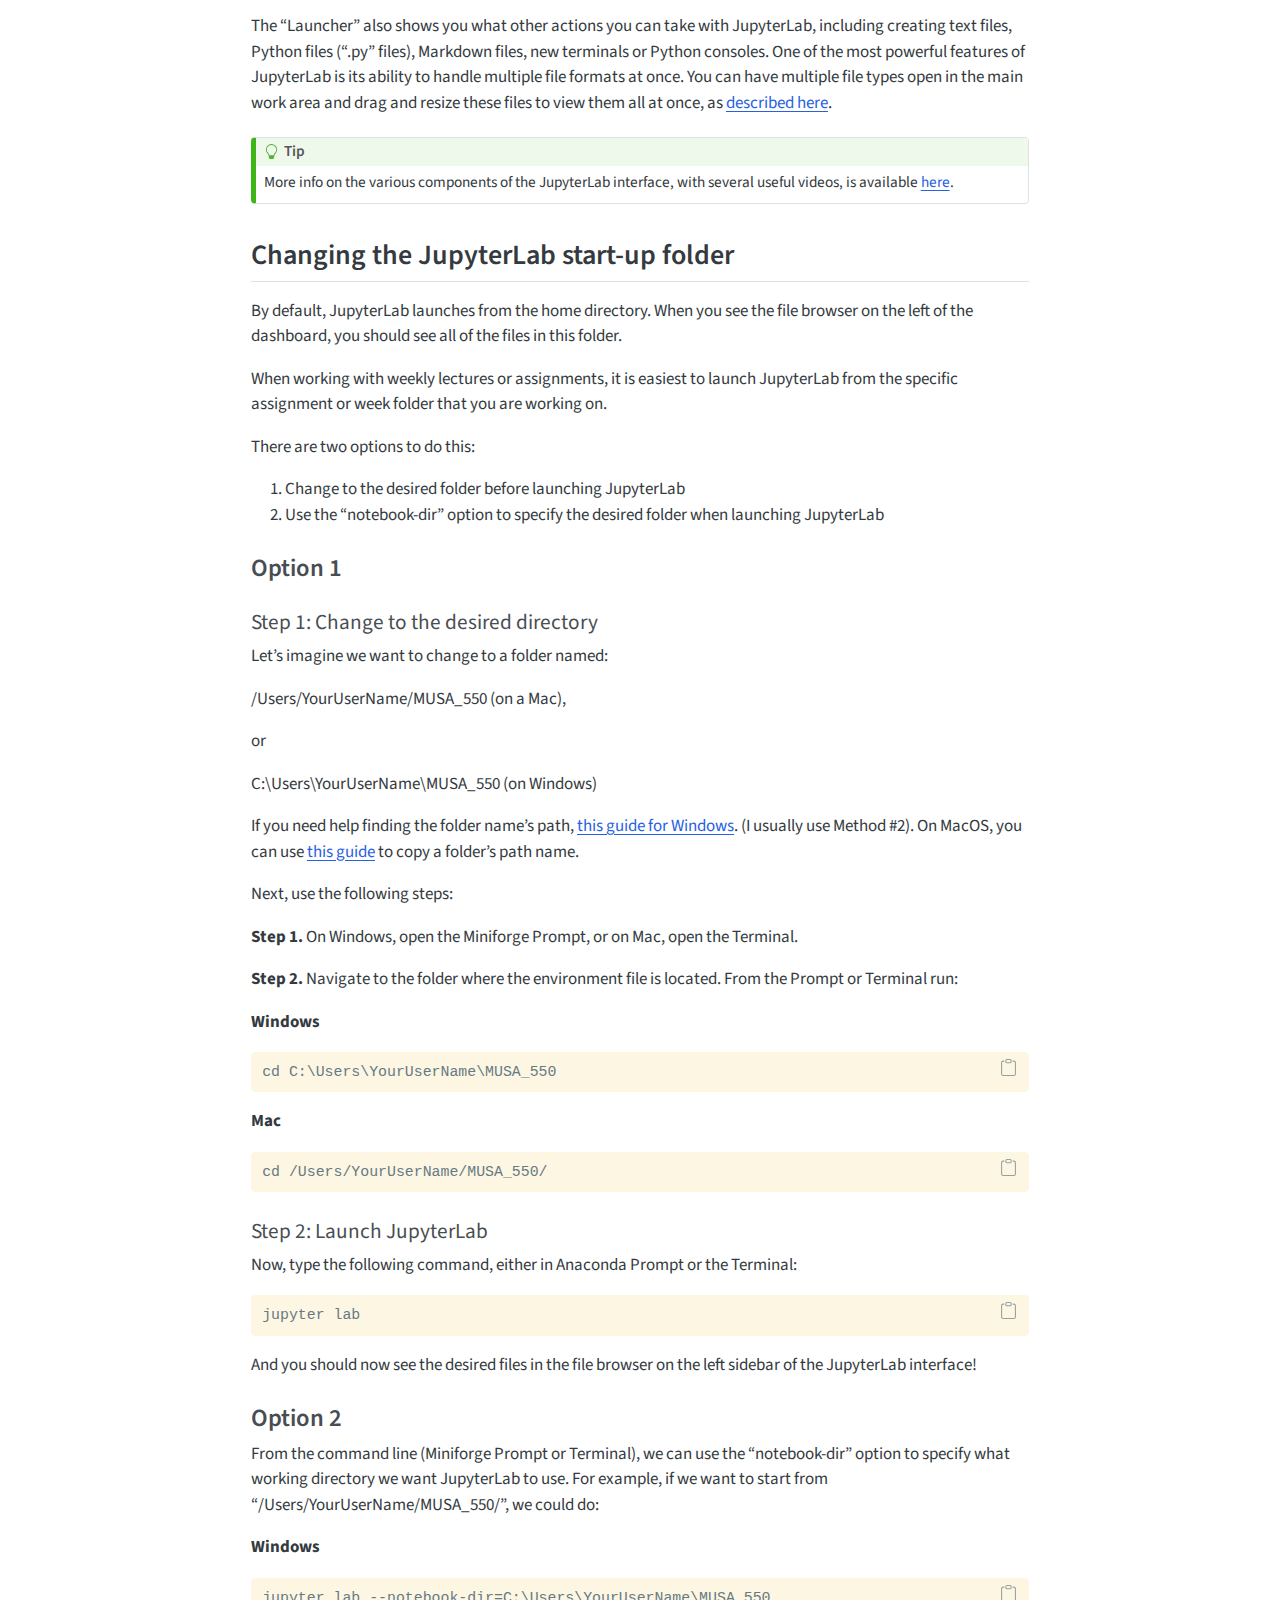
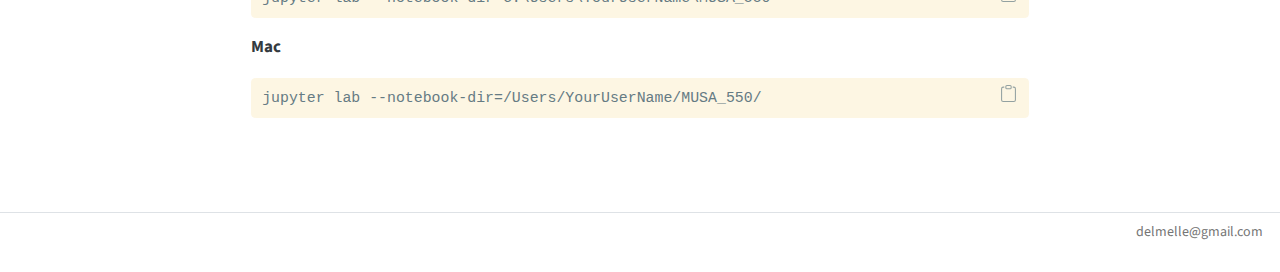
<file: resource/jupyter.html>
<!DOCTYPE html>
<html xmlns="http://www.w3.org/1999/xhtml" lang="en" xml:lang="en"><head>

<meta charset="utf-8">
<meta name="generator" content="quarto-1.5.56">

<meta name="viewport" content="width=device-width, initial-scale=1.0, user-scalable=yes">


<title>Jupyter notebooks &amp; JupyterLab – MUSA 550</title>
<style>
code{white-space: pre-wrap;}
span.smallcaps{font-variant: small-caps;}
div.columns{display: flex; gap: min(4vw, 1.5em);}
div.column{flex: auto; overflow-x: auto;}
div.hanging-indent{margin-left: 1.5em; text-indent: -1.5em;}
ul.task-list{list-style: none;}
ul.task-list li input[type="checkbox"] {
  width: 0.8em;
  margin: 0 0.8em 0.2em -1em; /* quarto-specific, see https://github.com/quarto-dev/quarto-cli/issues/4556 */ 
  vertical-align: middle;
}
/* CSS for syntax highlighting */
pre > code.sourceCode { white-space: pre; position: relative; }
pre > code.sourceCode > span { line-height: 1.25; }
pre > code.sourceCode > span:empty { height: 1.2em; }
.sourceCode { overflow: visible; }
code.sourceCode > span { color: inherit; text-decoration: inherit; }
div.sourceCode { margin: 1em 0; }
pre.sourceCode { margin: 0; }
@media screen {
div.sourceCode { overflow: auto; }
}
@media print {
pre > code.sourceCode { white-space: pre-wrap; }
pre > code.sourceCode > span { display: inline-block; text-indent: -5em; padding-left: 5em; }
}
pre.numberSource code
  { counter-reset: source-line 0; }
pre.numberSource code > span
  { position: relative; left: -4em; counter-increment: source-line; }
pre.numberSource code > span > a:first-child::before
  { content: counter(source-line);
    position: relative; left: -1em; text-align: right; vertical-align: baseline;
    border: none; display: inline-block;
    -webkit-touch-callout: none; -webkit-user-select: none;
    -khtml-user-select: none; -moz-user-select: none;
    -ms-user-select: none; user-select: none;
    padding: 0 4px; width: 4em;
  }
pre.numberSource { margin-left: 3em;  padding-left: 4px; }
div.sourceCode
  {   }
@media screen {
pre > code.sourceCode > span > a:first-child::before { text-decoration: underline; }
}
</style>


<script src="../site_libs/quarto-nav/quarto-nav.js"></script>
<script src="../site_libs/clipboard/clipboard.min.js"></script>
<script src="../site_libs/quarto-search/autocomplete.umd.js"></script>
<script src="../site_libs/quarto-search/fuse.min.js"></script>
<script src="../site_libs/quarto-search/quarto-search.js"></script>
<meta name="quarto:offset" content="../">
<script src="../site_libs/quarto-html/quarto.js"></script>
<script src="../site_libs/quarto-html/popper.min.js"></script>
<script src="../site_libs/quarto-html/tippy.umd.min.js"></script>
<script src="../site_libs/quarto-html/anchor.min.js"></script>
<link href="../site_libs/quarto-html/tippy.css" rel="stylesheet">
<link href="../site_libs/quarto-html/quarto-syntax-highlighting.css" rel="stylesheet" id="quarto-text-highlighting-styles">
<script src="../site_libs/bootstrap/bootstrap.min.js"></script>
<link href="../site_libs/bootstrap/bootstrap-icons.css" rel="stylesheet">
<link href="../site_libs/bootstrap/bootstrap.min.css" rel="stylesheet" id="quarto-bootstrap" data-mode="light">
<script id="quarto-search-options" type="application/json">{
  "location": "sidebar",
  "copy-button": false,
  "collapse-after": 3,
  "panel-placement": "start",
  "type": "textbox",
  "limit": 50,
  "keyboard-shortcut": [
    "f",
    "/",
    "s"
  ],
  "show-item-context": false,
  "language": {
    "search-no-results-text": "No results",
    "search-matching-documents-text": "matching documents",
    "search-copy-link-title": "Copy link to search",
    "search-hide-matches-text": "Hide additional matches",
    "search-more-match-text": "more match in this document",
    "search-more-matches-text": "more matches in this document",
    "search-clear-button-title": "Clear",
    "search-text-placeholder": "",
    "search-detached-cancel-button-title": "Cancel",
    "search-submit-button-title": "Submit",
    "search-label": "Search"
  }
}</script>


<link rel="stylesheet" href="../styles.css">
</head>

<body class="nav-sidebar docked">

<div id="quarto-search-results"></div>
  <header id="quarto-header" class="headroom fixed-top">
  <nav class="quarto-secondary-nav">
    <div class="container-fluid d-flex">
      <button type="button" class="quarto-btn-toggle btn" data-bs-toggle="collapse" role="button" data-bs-target=".quarto-sidebar-collapse-item" aria-controls="quarto-sidebar" aria-expanded="false" aria-label="Toggle sidebar navigation" onclick="if (window.quartoToggleHeadroom) { window.quartoToggleHeadroom(); }">
        <i class="bi bi-layout-text-sidebar-reverse"></i>
      </button>
        <nav class="quarto-page-breadcrumbs" aria-label="breadcrumb"><ol class="breadcrumb"><li class="breadcrumb-item"><a href="../resource/install.html">Resources</a></li><li class="breadcrumb-item"><a href="../resource/jupyter.html">Jupyter notebooks &amp; JupyterLab</a></li></ol></nav>
        <a class="flex-grow-1" role="navigation" data-bs-toggle="collapse" data-bs-target=".quarto-sidebar-collapse-item" aria-controls="quarto-sidebar" aria-expanded="false" aria-label="Toggle sidebar navigation" onclick="if (window.quartoToggleHeadroom) { window.quartoToggleHeadroom(); }">      
        </a>
      <button type="button" class="btn quarto-search-button" aria-label="Search" onclick="window.quartoOpenSearch();">
        <i class="bi bi-search"></i>
      </button>
    </div>
  </nav>
</header>
<!-- content -->
<div id="quarto-content" class="quarto-container page-columns page-rows-contents page-layout-article">
<!-- sidebar -->
  <nav id="quarto-sidebar" class="sidebar collapse collapse-horizontal quarto-sidebar-collapse-item sidebar-navigation docked overflow-auto">
    <div class="pt-lg-2 mt-2 text-center sidebar-header">
      <a href="../index.html" class="sidebar-logo-link">
      <img src="../images/course-icon.png" alt="" class="sidebar-logo py-0 d-lg-inline d-none">
      </a>
      <div class="sidebar-tools-main">
    <a href="https://github.com/MUSA-550-Fall-2024/" title="MUSA 550 GitHub" class="quarto-navigation-tool px-1" aria-label="MUSA 550 GitHub"><i class="bi bi-github"></i></a>
</div>
      </div>
        <div class="mt-2 flex-shrink-0 align-items-center">
        <div class="sidebar-search">
        <div id="quarto-search" class="" title="Search"></div>
        </div>
        </div>
    <div class="sidebar-menu-container"> 
    <ul class="list-unstyled mt-1">
        <li class="sidebar-item">
  <div class="sidebar-item-container"> 
  <a href="../index.html" class="sidebar-item-text sidebar-link">
 <span class="menu-text">Home</span></a>
  </div>
</li>
        <li class="sidebar-item">
  <div class="sidebar-item-container"> 
  <a href="../syllabus.html" class="sidebar-item-text sidebar-link">
 <span class="menu-text">Syllabus</span></a>
  </div>
</li>
        <li class="sidebar-item">
  <div class="sidebar-item-container"> 
  <a href="../lectures.html" class="sidebar-item-text sidebar-link">
 <span class="menu-text">Lectures</span></a>
  </div>
</li>
        <li class="sidebar-item sidebar-item-section">
      <div class="sidebar-item-container"> 
            <a class="sidebar-item-text sidebar-link text-start" data-bs-toggle="collapse" data-bs-target="#quarto-sidebar-section-1" role="navigation" aria-expanded="true">
 <span class="menu-text">Resources</span></a>
          <a class="sidebar-item-toggle text-start" data-bs-toggle="collapse" data-bs-target="#quarto-sidebar-section-1" role="navigation" aria-expanded="true" aria-label="Toggle section">
            <i class="bi bi-chevron-right ms-2"></i>
          </a> 
      </div>
      <ul id="quarto-sidebar-section-1" class="collapse list-unstyled sidebar-section depth1 show">  
          <li class="sidebar-item">
  <div class="sidebar-item-container"> 
  <a href="../resource/install.html" class="sidebar-item-text sidebar-link">
 <span class="menu-text">Installing Python and initial set-up</span></a>
  </div>
</li>
          <li class="sidebar-item">
  <div class="sidebar-item-container"> 
  <a href="../resource/common-issues.html" class="sidebar-item-text sidebar-link">
 <span class="menu-text">Troubleshooting common installation issues</span></a>
  </div>
</li>
          <li class="sidebar-item">
  <div class="sidebar-item-container"> 
  <a href="../resource/file-paths.html" class="sidebar-item-text sidebar-link">
 <span class="menu-text">File paths and working directories</span></a>
  </div>
</li>
          <li class="sidebar-item">
  <div class="sidebar-item-container"> 
  <a href="../resource/jupyter.html" class="sidebar-item-text sidebar-link active">
 <span class="menu-text">Jupyter notebooks &amp; JupyterLab</span></a>
  </div>
</li>
          <li class="sidebar-item">
  <div class="sidebar-item-container"> 
  <a href="../resource/mamba.html" class="sidebar-item-text sidebar-link">
 <span class="menu-text">Using mamba</span></a>
  </div>
</li>
          <li class="sidebar-item">
  <div class="sidebar-item-container"> 
  <a href="../resource/python.html" class="sidebar-item-text sidebar-link">
 <span class="menu-text">Python resources</span></a>
  </div>
</li>
      </ul>
  </li>
        <li class="sidebar-item sidebar-item-section">
      <div class="sidebar-item-container"> 
            <a class="sidebar-item-text sidebar-link text-start" data-bs-toggle="collapse" data-bs-target="#quarto-sidebar-section-2" role="navigation" aria-expanded="true">
 <span class="menu-text">Cheat Sheets</span></a>
          <a class="sidebar-item-toggle text-start" data-bs-toggle="collapse" data-bs-target="#quarto-sidebar-section-2" role="navigation" aria-expanded="true" aria-label="Toggle section">
            <i class="bi bi-chevron-right ms-2"></i>
          </a> 
      </div>
      <ul id="quarto-sidebar-section-2" class="collapse list-unstyled sidebar-section depth1 show">  
          <li class="sidebar-item">
  <div class="sidebar-item-container"> 
  <a href="../cheatsheets/python.pdf" class="sidebar-item-text sidebar-link">
 <span class="menu-text">Python Basics</span></a>
  </div>
</li>
          <li class="sidebar-item">
  <div class="sidebar-item-container"> 
  <a href="../cheatsheets/pandas.pdf" class="sidebar-item-text sidebar-link">
 <span class="menu-text">Pandas</span></a>
  </div>
</li>
          <li class="sidebar-item">
  <div class="sidebar-item-container"> 
  <a href="../cheatsheets/conda.pdf" class="sidebar-item-text sidebar-link">
 <span class="menu-text">Condas</span></a>
  </div>
</li>
          <li class="sidebar-item">
  <div class="sidebar-item-container"> 
  <a href="../cheatsheets/matplotlib.pdf" class="sidebar-item-text sidebar-link">
 <span class="menu-text">MatplotLib</span></a>
  </div>
</li>
          <li class="sidebar-item">
  <div class="sidebar-item-container"> 
  <a href="../cheatsheets/seaborn.pdf" class="sidebar-item-text sidebar-link">
 <span class="menu-text">Seaborn</span></a>
  </div>
</li>
      </ul>
  </li>
    </ul>
    </div>
</nav>
<div id="quarto-sidebar-glass" class="quarto-sidebar-collapse-item" data-bs-toggle="collapse" data-bs-target=".quarto-sidebar-collapse-item"></div>
<!-- margin-sidebar -->
    <div id="quarto-margin-sidebar" class="sidebar margin-sidebar">
        <nav id="TOC" role="doc-toc" class="toc-active">
    <h2 id="toc-title">On this page</h2>
   
  <ul>
  <li><a href="#launching-jupyterlab" id="toc-launching-jupyterlab" class="nav-link active" data-scroll-target="#launching-jupyterlab">Launching JupyterLab</a></li>
  <li><a href="#changing-the-jupyterlab-start-up-folder" id="toc-changing-the-jupyterlab-start-up-folder" class="nav-link" data-scroll-target="#changing-the-jupyterlab-start-up-folder">Changing the JupyterLab start-up folder</a>
  <ul class="collapse">
  <li><a href="#option-1" id="toc-option-1" class="nav-link" data-scroll-target="#option-1">Option 1</a></li>
  <li><a href="#option-2" id="toc-option-2" class="nav-link" data-scroll-target="#option-2">Option 2</a></li>
  </ul></li>
  </ul>
</nav>
    </div>
<!-- main -->
<main class="content" id="quarto-document-content">

<header id="title-block-header" class="quarto-title-block default"><nav class="quarto-page-breadcrumbs quarto-title-breadcrumbs d-none d-lg-block" aria-label="breadcrumb"><ol class="breadcrumb"><li class="breadcrumb-item"><a href="../resource/install.html">Resources</a></li><li class="breadcrumb-item"><a href="../resource/jupyter.html">Jupyter notebooks &amp; JupyterLab</a></li></ol></nav>
<div class="quarto-title">
<h1 class="title">Jupyter notebooks &amp; JupyterLab</h1>
</div>



<div class="quarto-title-meta">

    
  
    
  </div>
  


</header>


<p>In this course, we will perform most of our Python data analysis in files known as Jupyter notebooks. These files, which have an extension of “.ipynb”, combine live runnable code with narrative text (via the Markdown language), images, interactive visualizations and other rich output.</p>
<p>To work with notebook files, we will use an application called <a href="https://jupyterlab.readthedocs.io/en/latest/index.html">JupyterLab</a>. JupyterLab is a browser-based interface that allows users to edit and execute notebook files. It can also handle all sorts of additional file formats and even has a built-in command-line feature.</p>
<p>On this page, I’ll discuss two common issues when starting out with Jupyter notebooks and JupyterLab: launching JupyterLab and ensuring the right files are available.</p>
<div class="callout callout-style-default callout-tip callout-titled">
<div class="callout-header d-flex align-content-center">
<div class="callout-icon-container">
<i class="callout-icon"></i>
</div>
<div class="callout-title-container flex-fill">
Tip
</div>
</div>
<div class="callout-body-container callout-body">
<p>I strongly encourage you to go through the official documentation for JupyterLab:</p>
<ul>
<li><a href="https://jupyterlab.readthedocs.io/en/stable/getting_started/starting.html">Starting JupyterLab</a></li>
<li><a href="https://jupyterlab.readthedocs.io/en/stable/user/interface.html">The JupyterLab interface</a></li>
<li><a href="https://jupyter-notebook.readthedocs.io/en/stable/notebook.html#structure-of-a-notebook-document">The structure of a notebook document</a></li>
<li><a href="https://jupyter-notebook.readthedocs.io/en/stable/notebook.html#basic-workflow">The notebook workflow</a></li>
<li><a href="https://jupyterlab.readthedocs.io/en/stable/user/notebook.html">Working with notebooks in JupyterLab</a></li>
<li><a href="https://jupyterlab.readthedocs.io/en/stable/user/files.html">Working with files</a></li>
</ul>
</div>
</div>
<section id="launching-jupyterlab" class="level2">
<h2 class="anchored" data-anchor-id="launching-jupyterlab">Launching JupyterLab</h2>
<p>The recommended approach for starting JupyterLab is to use the Miniforge Prompt on Windows or the Terminal app on MacOS. To do so, we simply need to activate our ‘musa550-fall-2024’ environment and then launch the notebook.</p>
<p>From the command line, run:</p>
<div class="sourceCode" id="cb1"><pre class="sourceCode default code-with-copy"><code class="sourceCode default"><span id="cb1-1"><a href="#cb1-1" aria-hidden="true" tabindex="-1"></a>mamba activate musa-550-fall-2024</span></code><button title="Copy to Clipboard" class="code-copy-button"><i class="bi"></i></button></pre></div>
<div class="sourceCode" id="cb2"><pre class="sourceCode default code-with-copy"><code class="sourceCode default"><span id="cb2-1"><a href="#cb2-1" aria-hidden="true" tabindex="-1"></a>jupyter lab</span></code><button title="Copy to Clipboard" class="code-copy-button"><i class="bi"></i></button></pre></div>
<p>This will create the local Jupyter server and should launch the <em>JupyterLab dashboard</em> in a browser. If it does not open in a browser, copy the link that is output by the command into your favorite browser. Typically, the server will be running at http://localhost:8888. The dashboard should like look something like this:</p>
<p><img src="jupyterlab-interface.png" class="img-fluid"></p>
<p>On the left, you’ll see a file browser for the files in the folder where you ran the <code>jupyter lab</code> command. On the right you will see the “Launcher”, which allows you to easily create various types of new files. Click on the “Python 3” button under the “Notebook” section and you’ll create your first notebook. Alternatively, you can use the File -&gt; New -&gt; Notebook option from the menu bar. The new notebook, entitled “Untitled.ipynb”, is created within the same directory.</p>
<p>The “Launcher” also shows you what other actions you can take with JupyterLab, including creating text files, Python files (“.py” files), Markdown files, new terminals or Python consoles. One of the most powerful features of JupyterLab is its ability to handle multiple file formats at once. You can have multiple file types open in the main work area and drag and resize these files to view them all at once, as <a href="https://jupyterlab.readthedocs.io/en/stable/user/interface.html#main-work-area">described here</a>.</p>
<div class="callout callout-style-default callout-tip callout-titled">
<div class="callout-header d-flex align-content-center">
<div class="callout-icon-container">
<i class="callout-icon"></i>
</div>
<div class="callout-title-container flex-fill">
Tip
</div>
</div>
<div class="callout-body-container callout-body">
<p>More info on the various components of the JupyterLab interface, with several useful videos, is available <a href="https://jupyterlab.readthedocs.io/en/stable/user/interface.html">here</a>.</p>
</div>
</div>
</section>
<section id="changing-the-jupyterlab-start-up-folder" class="level2">
<h2 class="anchored" data-anchor-id="changing-the-jupyterlab-start-up-folder">Changing the JupyterLab start-up folder</h2>
<p>By default, JupyterLab launches from the home directory. When you see the file browser on the left of the dashboard, you should see all of the files in this folder.</p>
<p>When working with weekly lectures or assignments, it is easiest to launch JupyterLab from the specific assignment or week folder that you are working on.</p>
<p>There are two options to do this:</p>
<ol type="1">
<li>Change to the desired folder before launching JupyterLab</li>
<li>Use the “notebook-dir” option to specify the desired folder when launching JupyterLab</li>
</ol>
<section id="option-1" class="level3">
<h3 class="anchored" data-anchor-id="option-1">Option 1</h3>
<section id="step-1-change-to-the-desired-directory" class="level4">
<h4 class="anchored" data-anchor-id="step-1-change-to-the-desired-directory">Step 1: Change to the desired directory</h4>
<p>Let’s imagine we want to change to a folder named:</p>
<p>/Users/YourUserName/MUSA_550 (on a Mac),</p>
<p>or</p>
<p>C:\Users\YourUserName\MUSA_550 (on Windows)</p>
<p>If you need help finding the folder name’s path, <a href="https://www.wikihow.com/Find-a-File%27s-Path-on-Windows">this guide for Windows</a>. (I usually use Method #2). On MacOS, you can use <a href="http://osxdaily.com/2015/11/05/copy-file-path-name-text-mac-os-x-finder/">this guide</a> to copy a folder’s path name.</p>
<p>Next, use the following steps:</p>
<p><strong>Step 1.</strong> On Windows, open the Miniforge Prompt, or on Mac, open the Terminal.</p>
<p><strong>Step 2.</strong> Navigate to the folder where the environment file is located. From the Prompt or Terminal run:</p>
<div class="indented-callout">
<p><strong>Windows</strong></p>
<div class="sourceCode" id="cb3"><pre class="sourceCode default code-with-copy"><code class="sourceCode default"><span id="cb3-1"><a href="#cb3-1" aria-hidden="true" tabindex="-1"></a>cd C:\Users\YourUserName\MUSA_550</span></code><button title="Copy to Clipboard" class="code-copy-button"><i class="bi"></i></button></pre></div>
<p><strong>Mac</strong></p>
<div class="sourceCode" id="cb4"><pre class="sourceCode default code-with-copy"><code class="sourceCode default"><span id="cb4-1"><a href="#cb4-1" aria-hidden="true" tabindex="-1"></a>cd /Users/YourUserName/MUSA_550/</span></code><button title="Copy to Clipboard" class="code-copy-button"><i class="bi"></i></button></pre></div>
</div>
</section>
<section id="step-2-launch-jupyterlab" class="level4">
<h4 class="anchored" data-anchor-id="step-2-launch-jupyterlab">Step 2: Launch JupyterLab</h4>
<p>Now, type the following command, either in Anaconda Prompt or the Terminal:</p>
<div class="sourceCode" id="cb5"><pre class="sourceCode default code-with-copy"><code class="sourceCode default"><span id="cb5-1"><a href="#cb5-1" aria-hidden="true" tabindex="-1"></a>jupyter lab</span></code><button title="Copy to Clipboard" class="code-copy-button"><i class="bi"></i></button></pre></div>
<p>And you should now see the desired files in the file browser on the left sidebar of the JupyterLab interface!</p>
</section>
</section>
<section id="option-2" class="level3">
<h3 class="anchored" data-anchor-id="option-2">Option 2</h3>
<p>From the command line (Miniforge Prompt or Terminal), we can use the “notebook-dir” option to specify what working directory we want JupyterLab to use. For example, if we want to start from “/Users/YourUserName/MUSA_550/”, we could do:</p>
<div class="indented-callout">
<p><strong>Windows</strong></p>
<div class="sourceCode" id="cb6"><pre class="sourceCode default code-with-copy"><code class="sourceCode default"><span id="cb6-1"><a href="#cb6-1" aria-hidden="true" tabindex="-1"></a>jupyter lab --notebook-dir=C:\Users\YourUserName\MUSA_550</span></code><button title="Copy to Clipboard" class="code-copy-button"><i class="bi"></i></button></pre></div>
<p><strong>Mac</strong></p>
<div class="sourceCode" id="cb7"><pre class="sourceCode default code-with-copy"><code class="sourceCode default"><span id="cb7-1"><a href="#cb7-1" aria-hidden="true" tabindex="-1"></a>jupyter lab --notebook-dir=/Users/YourUserName/MUSA_550/</span></code><button title="Copy to Clipboard" class="code-copy-button"><i class="bi"></i></button></pre></div>
</div>


</section>
</section>

</main> <!-- /main -->
<script id="quarto-html-after-body" type="application/javascript">
window.document.addEventListener("DOMContentLoaded", function (event) {
  const toggleBodyColorMode = (bsSheetEl) => {
    const mode = bsSheetEl.getAttribute("data-mode");
    const bodyEl = window.document.querySelector("body");
    if (mode === "dark") {
      bodyEl.classList.add("quarto-dark");
      bodyEl.classList.remove("quarto-light");
    } else {
      bodyEl.classList.add("quarto-light");
      bodyEl.classList.remove("quarto-dark");
    }
  }
  const toggleBodyColorPrimary = () => {
    const bsSheetEl = window.document.querySelector("link#quarto-bootstrap");
    if (bsSheetEl) {
      toggleBodyColorMode(bsSheetEl);
    }
  }
  toggleBodyColorPrimary();  
  const icon = "";
  const anchorJS = new window.AnchorJS();
  anchorJS.options = {
    placement: 'right',
    icon: icon
  };
  anchorJS.add('.anchored');
  const isCodeAnnotation = (el) => {
    for (const clz of el.classList) {
      if (clz.startsWith('code-annotation-')) {                     
        return true;
      }
    }
    return false;
  }
  const onCopySuccess = function(e) {
    // button target
    const button = e.trigger;
    // don't keep focus
    button.blur();
    // flash "checked"
    button.classList.add('code-copy-button-checked');
    var currentTitle = button.getAttribute("title");
    button.setAttribute("title", "Copied!");
    let tooltip;
    if (window.bootstrap) {
      button.setAttribute("data-bs-toggle", "tooltip");
      button.setAttribute("data-bs-placement", "left");
      button.setAttribute("data-bs-title", "Copied!");
      tooltip = new bootstrap.Tooltip(button, 
        { trigger: "manual", 
          customClass: "code-copy-button-tooltip",
          offset: [0, -8]});
      tooltip.show();    
    }
    setTimeout(function() {
      if (tooltip) {
        tooltip.hide();
        button.removeAttribute("data-bs-title");
        button.removeAttribute("data-bs-toggle");
        button.removeAttribute("data-bs-placement");
      }
      button.setAttribute("title", currentTitle);
      button.classList.remove('code-copy-button-checked');
    }, 1000);
    // clear code selection
    e.clearSelection();
  }
  const getTextToCopy = function(trigger) {
      const codeEl = trigger.previousElementSibling.cloneNode(true);
      for (const childEl of codeEl.children) {
        if (isCodeAnnotation(childEl)) {
          childEl.remove();
        }
      }
      return codeEl.innerText;
  }
  const clipboard = new window.ClipboardJS('.code-copy-button:not([data-in-quarto-modal])', {
    text: getTextToCopy
  });
  clipboard.on('success', onCopySuccess);
  if (window.document.getElementById('quarto-embedded-source-code-modal')) {
    // For code content inside modals, clipBoardJS needs to be initialized with a container option
    // TODO: Check when it could be a function (https://github.com/zenorocha/clipboard.js/issues/860)
    const clipboardModal = new window.ClipboardJS('.code-copy-button[data-in-quarto-modal]', {
      text: getTextToCopy,
      container: window.document.getElementById('quarto-embedded-source-code-modal')
    });
    clipboardModal.on('success', onCopySuccess);
  }
    var localhostRegex = new RegExp(/^(?:http|https):\/\/localhost\:?[0-9]*\//);
    var mailtoRegex = new RegExp(/^mailto:/);
      var filterRegex = new RegExp("https:\/\/musa-550-fall-2024\.github\.io\/course\/");
    var isInternal = (href) => {
        return filterRegex.test(href) || localhostRegex.test(href) || mailtoRegex.test(href);
    }
    // Inspect non-navigation links and adorn them if external
 	var links = window.document.querySelectorAll('a[href]:not(.nav-link):not(.navbar-brand):not(.toc-action):not(.sidebar-link):not(.sidebar-item-toggle):not(.pagination-link):not(.no-external):not([aria-hidden]):not(.dropdown-item):not(.quarto-navigation-tool):not(.about-link)');
    for (var i=0; i<links.length; i++) {
      const link = links[i];
      if (!isInternal(link.href)) {
        // undo the damage that might have been done by quarto-nav.js in the case of
        // links that we want to consider external
        if (link.dataset.originalHref !== undefined) {
          link.href = link.dataset.originalHref;
        }
      }
    }
  function tippyHover(el, contentFn, onTriggerFn, onUntriggerFn) {
    const config = {
      allowHTML: true,
      maxWidth: 500,
      delay: 100,
      arrow: false,
      appendTo: function(el) {
          return el.parentElement;
      },
      interactive: true,
      interactiveBorder: 10,
      theme: 'quarto',
      placement: 'bottom-start',
    };
    if (contentFn) {
      config.content = contentFn;
    }
    if (onTriggerFn) {
      config.onTrigger = onTriggerFn;
    }
    if (onUntriggerFn) {
      config.onUntrigger = onUntriggerFn;
    }
    window.tippy(el, config); 
  }
  const noterefs = window.document.querySelectorAll('a[role="doc-noteref"]');
  for (var i=0; i<noterefs.length; i++) {
    const ref = noterefs[i];
    tippyHover(ref, function() {
      // use id or data attribute instead here
      let href = ref.getAttribute('data-footnote-href') || ref.getAttribute('href');
      try { href = new URL(href).hash; } catch {}
      const id = href.replace(/^#\/?/, "");
      const note = window.document.getElementById(id);
      if (note) {
        return note.innerHTML;
      } else {
        return "";
      }
    });
  }
  const xrefs = window.document.querySelectorAll('a.quarto-xref');
  const processXRef = (id, note) => {
    // Strip column container classes
    const stripColumnClz = (el) => {
      el.classList.remove("page-full", "page-columns");
      if (el.children) {
        for (const child of el.children) {
          stripColumnClz(child);
        }
      }
    }
    stripColumnClz(note)
    if (id === null || id.startsWith('sec-')) {
      // Special case sections, only their first couple elements
      const container = document.createElement("div");
      if (note.children && note.children.length > 2) {
        container.appendChild(note.children[0].cloneNode(true));
        for (let i = 1; i < note.children.length; i++) {
          const child = note.children[i];
          if (child.tagName === "P" && child.innerText === "") {
            continue;
          } else {
            container.appendChild(child.cloneNode(true));
            break;
          }
        }
        if (window.Quarto?.typesetMath) {
          window.Quarto.typesetMath(container);
        }
        return container.innerHTML
      } else {
        if (window.Quarto?.typesetMath) {
          window.Quarto.typesetMath(note);
        }
        return note.innerHTML;
      }
    } else {
      // Remove any anchor links if they are present
      const anchorLink = note.querySelector('a.anchorjs-link');
      if (anchorLink) {
        anchorLink.remove();
      }
      if (window.Quarto?.typesetMath) {
        window.Quarto.typesetMath(note);
      }
      // TODO in 1.5, we should make sure this works without a callout special case
      if (note.classList.contains("callout")) {
        return note.outerHTML;
      } else {
        return note.innerHTML;
      }
    }
  }
  for (var i=0; i<xrefs.length; i++) {
    const xref = xrefs[i];
    tippyHover(xref, undefined, function(instance) {
      instance.disable();
      let url = xref.getAttribute('href');
      let hash = undefined; 
      if (url.startsWith('#')) {
        hash = url;
      } else {
        try { hash = new URL(url).hash; } catch {}
      }
      if (hash) {
        const id = hash.replace(/^#\/?/, "");
        const note = window.document.getElementById(id);
        if (note !== null) {
          try {
            const html = processXRef(id, note.cloneNode(true));
            instance.setContent(html);
          } finally {
            instance.enable();
            instance.show();
          }
        } else {
          // See if we can fetch this
          fetch(url.split('#')[0])
          .then(res => res.text())
          .then(html => {
            const parser = new DOMParser();
            const htmlDoc = parser.parseFromString(html, "text/html");
            const note = htmlDoc.getElementById(id);
            if (note !== null) {
              const html = processXRef(id, note);
              instance.setContent(html);
            } 
          }).finally(() => {
            instance.enable();
            instance.show();
          });
        }
      } else {
        // See if we can fetch a full url (with no hash to target)
        // This is a special case and we should probably do some content thinning / targeting
        fetch(url)
        .then(res => res.text())
        .then(html => {
          const parser = new DOMParser();
          const htmlDoc = parser.parseFromString(html, "text/html");
          const note = htmlDoc.querySelector('main.content');
          if (note !== null) {
            // This should only happen for chapter cross references
            // (since there is no id in the URL)
            // remove the first header
            if (note.children.length > 0 && note.children[0].tagName === "HEADER") {
              note.children[0].remove();
            }
            const html = processXRef(null, note);
            instance.setContent(html);
          } 
        }).finally(() => {
          instance.enable();
          instance.show();
        });
      }
    }, function(instance) {
    });
  }
      let selectedAnnoteEl;
      const selectorForAnnotation = ( cell, annotation) => {
        let cellAttr = 'data-code-cell="' + cell + '"';
        let lineAttr = 'data-code-annotation="' +  annotation + '"';
        const selector = 'span[' + cellAttr + '][' + lineAttr + ']';
        return selector;
      }
      const selectCodeLines = (annoteEl) => {
        const doc = window.document;
        const targetCell = annoteEl.getAttribute("data-target-cell");
        const targetAnnotation = annoteEl.getAttribute("data-target-annotation");
        const annoteSpan = window.document.querySelector(selectorForAnnotation(targetCell, targetAnnotation));
        const lines = annoteSpan.getAttribute("data-code-lines").split(",");
        const lineIds = lines.map((line) => {
          return targetCell + "-" + line;
        })
        let top = null;
        let height = null;
        let parent = null;
        if (lineIds.length > 0) {
            //compute the position of the single el (top and bottom and make a div)
            const el = window.document.getElementById(lineIds[0]);
            top = el.offsetTop;
            height = el.offsetHeight;
            parent = el.parentElement.parentElement;
          if (lineIds.length > 1) {
            const lastEl = window.document.getElementById(lineIds[lineIds.length - 1]);
            const bottom = lastEl.offsetTop + lastEl.offsetHeight;
            height = bottom - top;
          }
          if (top !== null && height !== null && parent !== null) {
            // cook up a div (if necessary) and position it 
            let div = window.document.getElementById("code-annotation-line-highlight");
            if (div === null) {
              div = window.document.createElement("div");
              div.setAttribute("id", "code-annotation-line-highlight");
              div.style.position = 'absolute';
              parent.appendChild(div);
            }
            div.style.top = top - 2 + "px";
            div.style.height = height + 4 + "px";
            div.style.left = 0;
            let gutterDiv = window.document.getElementById("code-annotation-line-highlight-gutter");
            if (gutterDiv === null) {
              gutterDiv = window.document.createElement("div");
              gutterDiv.setAttribute("id", "code-annotation-line-highlight-gutter");
              gutterDiv.style.position = 'absolute';
              const codeCell = window.document.getElementById(targetCell);
              const gutter = codeCell.querySelector('.code-annotation-gutter');
              gutter.appendChild(gutterDiv);
            }
            gutterDiv.style.top = top - 2 + "px";
            gutterDiv.style.height = height + 4 + "px";
          }
          selectedAnnoteEl = annoteEl;
        }
      };
      const unselectCodeLines = () => {
        const elementsIds = ["code-annotation-line-highlight", "code-annotation-line-highlight-gutter"];
        elementsIds.forEach((elId) => {
          const div = window.document.getElementById(elId);
          if (div) {
            div.remove();
          }
        });
        selectedAnnoteEl = undefined;
      };
        // Handle positioning of the toggle
    window.addEventListener(
      "resize",
      throttle(() => {
        elRect = undefined;
        if (selectedAnnoteEl) {
          selectCodeLines(selectedAnnoteEl);
        }
      }, 10)
    );
    function throttle(fn, ms) {
    let throttle = false;
    let timer;
      return (...args) => {
        if(!throttle) { // first call gets through
            fn.apply(this, args);
            throttle = true;
        } else { // all the others get throttled
            if(timer) clearTimeout(timer); // cancel #2
            timer = setTimeout(() => {
              fn.apply(this, args);
              timer = throttle = false;
            }, ms);
        }
      };
    }
      // Attach click handler to the DT
      const annoteDls = window.document.querySelectorAll('dt[data-target-cell]');
      for (const annoteDlNode of annoteDls) {
        annoteDlNode.addEventListener('click', (event) => {
          const clickedEl = event.target;
          if (clickedEl !== selectedAnnoteEl) {
            unselectCodeLines();
            const activeEl = window.document.querySelector('dt[data-target-cell].code-annotation-active');
            if (activeEl) {
              activeEl.classList.remove('code-annotation-active');
            }
            selectCodeLines(clickedEl);
            clickedEl.classList.add('code-annotation-active');
          } else {
            // Unselect the line
            unselectCodeLines();
            clickedEl.classList.remove('code-annotation-active');
          }
        });
      }
  const findCites = (el) => {
    const parentEl = el.parentElement;
    if (parentEl) {
      const cites = parentEl.dataset.cites;
      if (cites) {
        return {
          el,
          cites: cites.split(' ')
        };
      } else {
        return findCites(el.parentElement)
      }
    } else {
      return undefined;
    }
  };
  var bibliorefs = window.document.querySelectorAll('a[role="doc-biblioref"]');
  for (var i=0; i<bibliorefs.length; i++) {
    const ref = bibliorefs[i];
    const citeInfo = findCites(ref);
    if (citeInfo) {
      tippyHover(citeInfo.el, function() {
        var popup = window.document.createElement('div');
        citeInfo.cites.forEach(function(cite) {
          var citeDiv = window.document.createElement('div');
          citeDiv.classList.add('hanging-indent');
          citeDiv.classList.add('csl-entry');
          var biblioDiv = window.document.getElementById('ref-' + cite);
          if (biblioDiv) {
            citeDiv.innerHTML = biblioDiv.innerHTML;
          }
          popup.appendChild(citeDiv);
        });
        return popup.innerHTML;
      });
    }
  }
});
</script>
</div> <!-- /content -->
<footer class="footer">
  <div class="nav-footer">
    <div class="nav-footer-left">
      &nbsp;
    </div>   
    <div class="nav-footer-center">
      &nbsp;
    </div>
    <div class="nav-footer-right">
<p>delmelle@gmail.com</p>
</div>
  </div>
</footer>




</body></html>
</file>
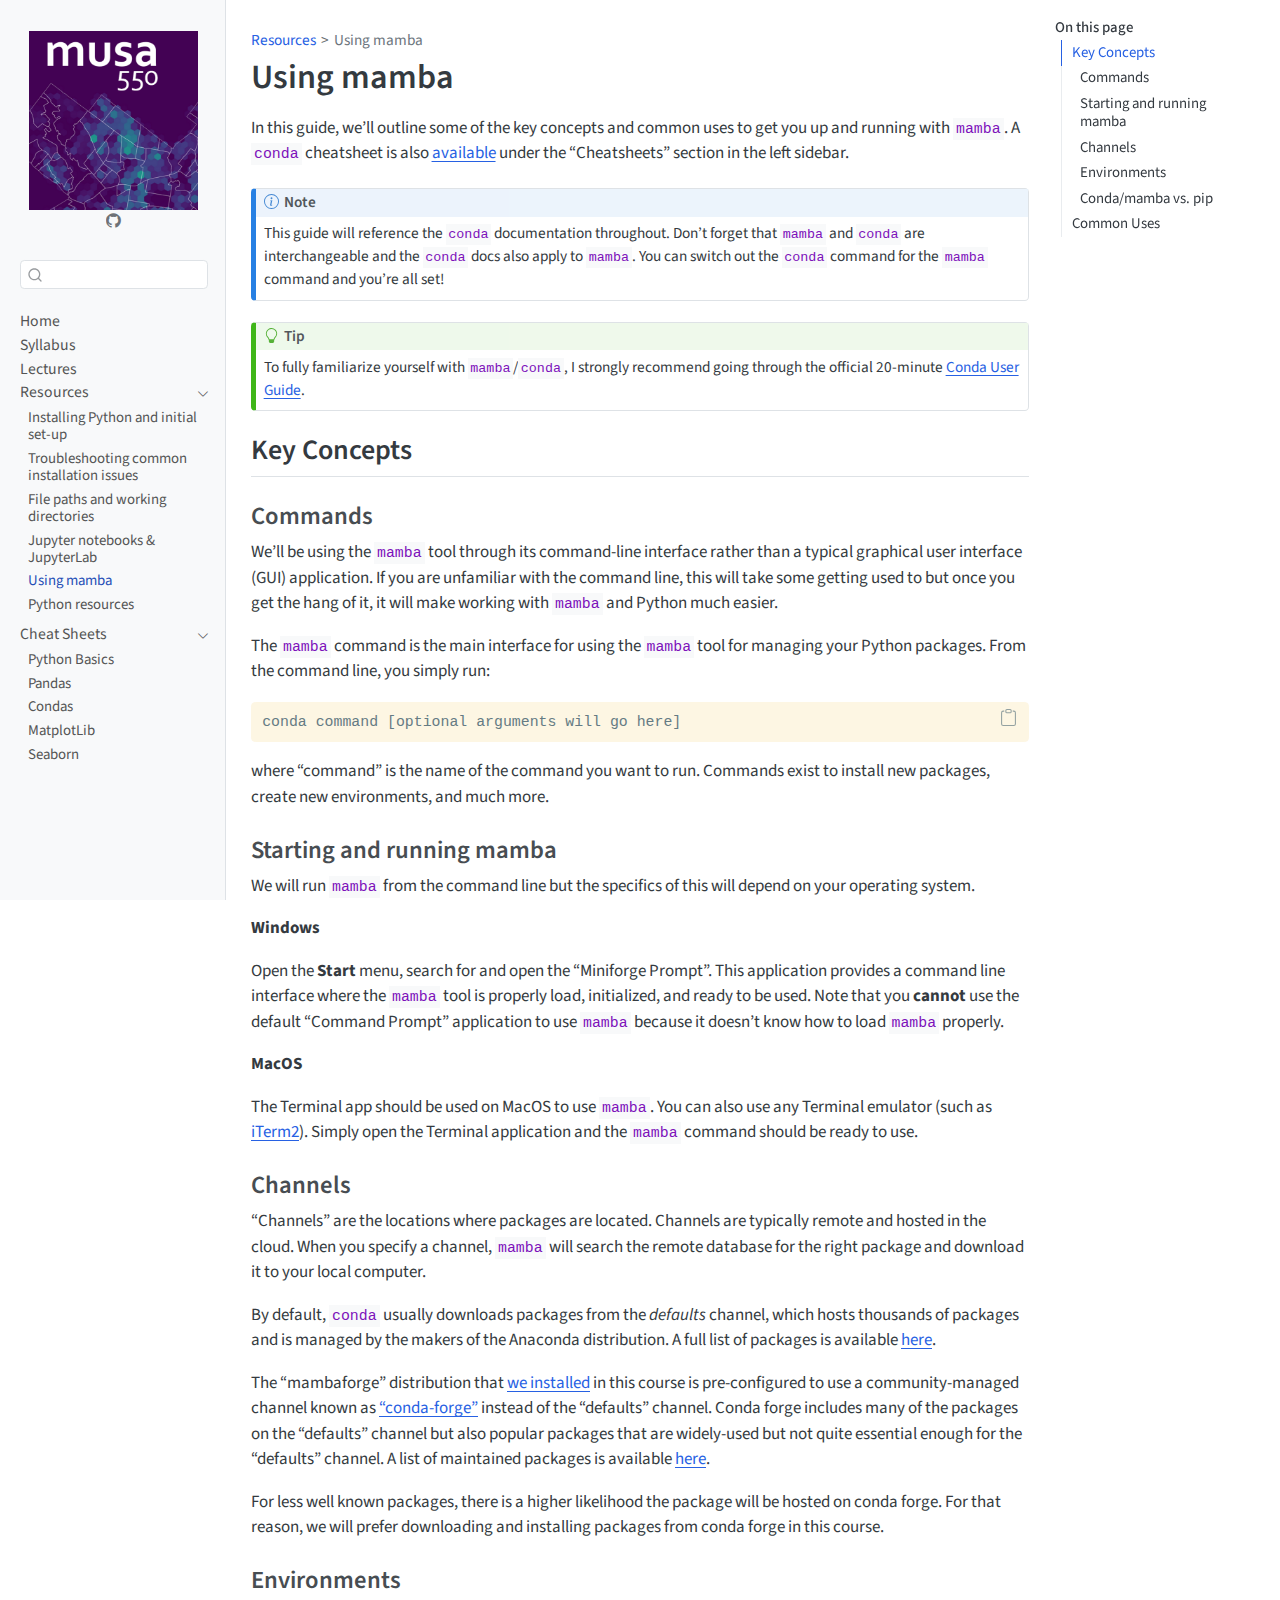
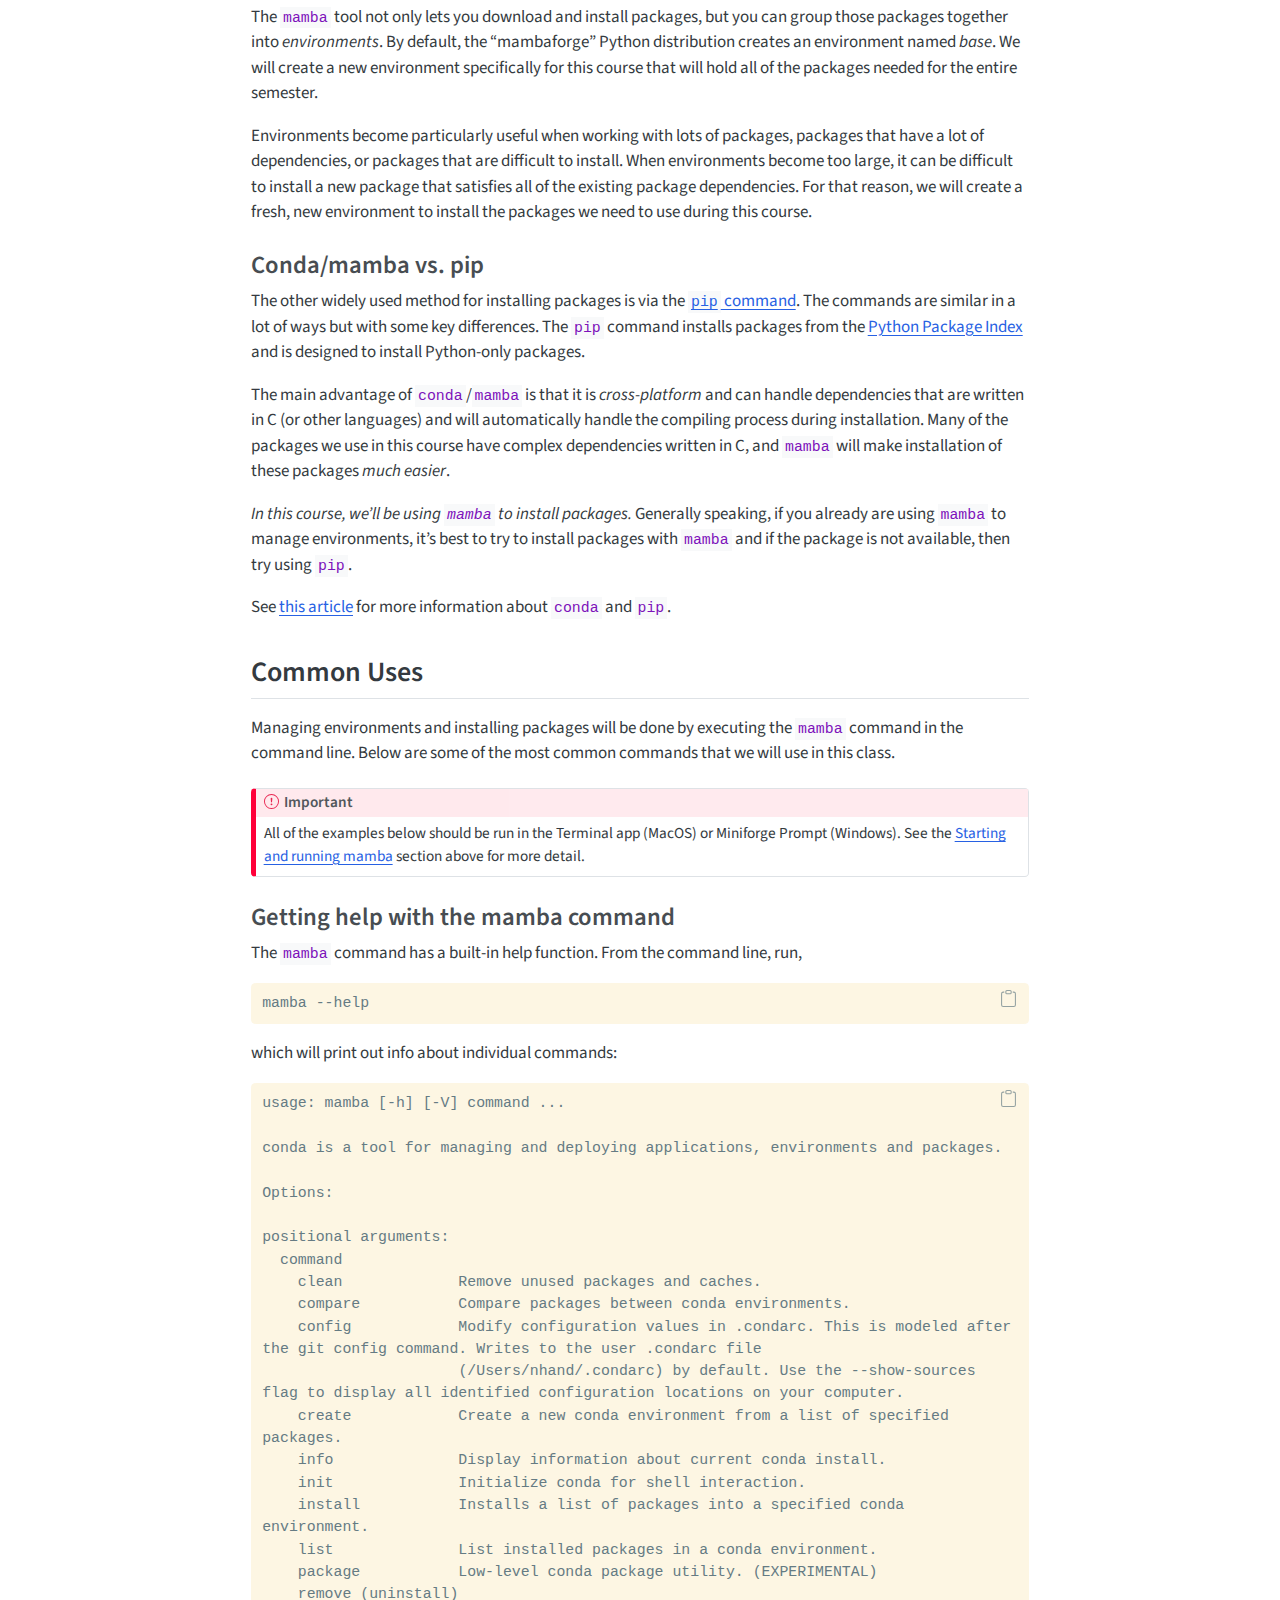
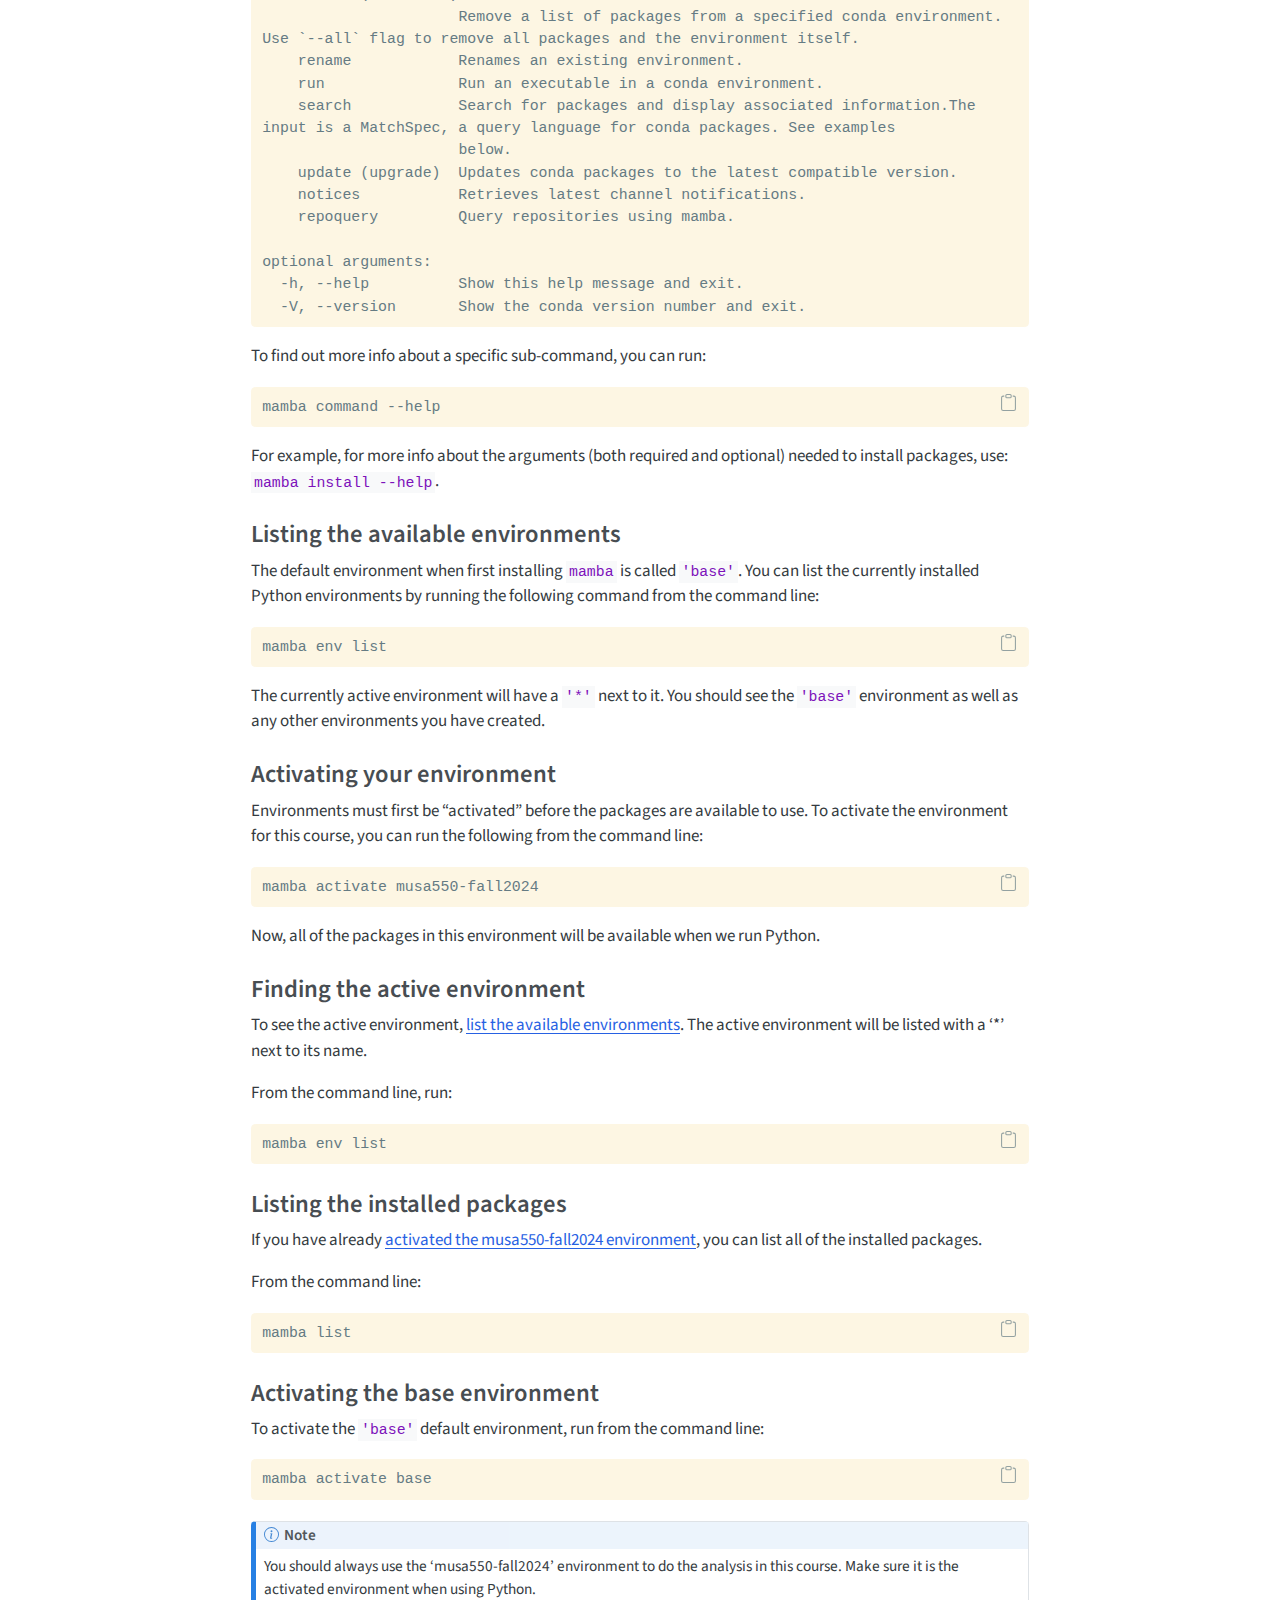
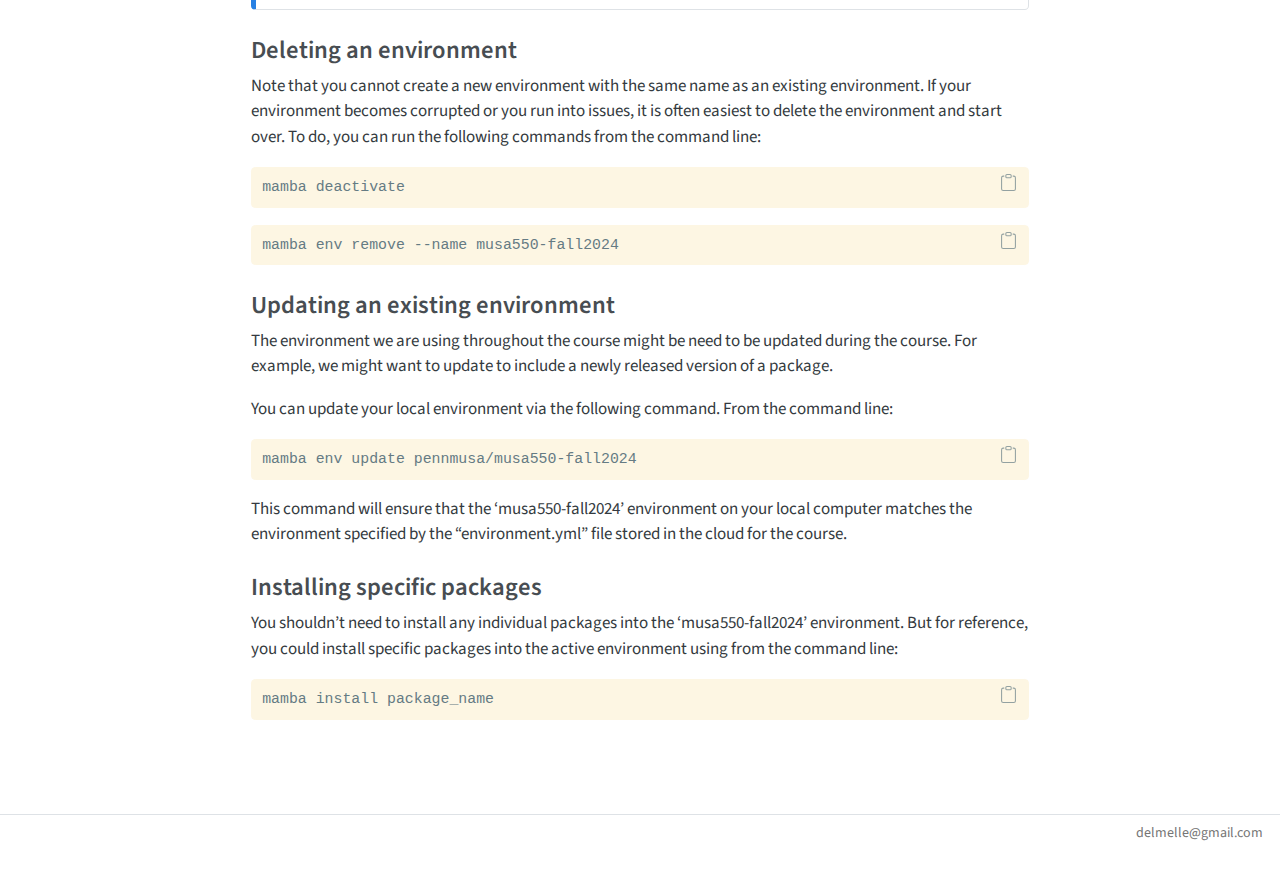
<file: resource/mamba.html>
<!DOCTYPE html>
<html xmlns="http://www.w3.org/1999/xhtml" lang="en" xml:lang="en"><head>

<meta charset="utf-8">
<meta name="generator" content="quarto-1.5.56">

<meta name="viewport" content="width=device-width, initial-scale=1.0, user-scalable=yes">


<title>Using mamba – MUSA 550</title>
<style>
code{white-space: pre-wrap;}
span.smallcaps{font-variant: small-caps;}
div.columns{display: flex; gap: min(4vw, 1.5em);}
div.column{flex: auto; overflow-x: auto;}
div.hanging-indent{margin-left: 1.5em; text-indent: -1.5em;}
ul.task-list{list-style: none;}
ul.task-list li input[type="checkbox"] {
  width: 0.8em;
  margin: 0 0.8em 0.2em -1em; /* quarto-specific, see https://github.com/quarto-dev/quarto-cli/issues/4556 */ 
  vertical-align: middle;
}
/* CSS for syntax highlighting */
pre > code.sourceCode { white-space: pre; position: relative; }
pre > code.sourceCode > span { line-height: 1.25; }
pre > code.sourceCode > span:empty { height: 1.2em; }
.sourceCode { overflow: visible; }
code.sourceCode > span { color: inherit; text-decoration: inherit; }
div.sourceCode { margin: 1em 0; }
pre.sourceCode { margin: 0; }
@media screen {
div.sourceCode { overflow: auto; }
}
@media print {
pre > code.sourceCode { white-space: pre-wrap; }
pre > code.sourceCode > span { display: inline-block; text-indent: -5em; padding-left: 5em; }
}
pre.numberSource code
  { counter-reset: source-line 0; }
pre.numberSource code > span
  { position: relative; left: -4em; counter-increment: source-line; }
pre.numberSource code > span > a:first-child::before
  { content: counter(source-line);
    position: relative; left: -1em; text-align: right; vertical-align: baseline;
    border: none; display: inline-block;
    -webkit-touch-callout: none; -webkit-user-select: none;
    -khtml-user-select: none; -moz-user-select: none;
    -ms-user-select: none; user-select: none;
    padding: 0 4px; width: 4em;
  }
pre.numberSource { margin-left: 3em;  padding-left: 4px; }
div.sourceCode
  {   }
@media screen {
pre > code.sourceCode > span > a:first-child::before { text-decoration: underline; }
}
</style>


<script src="../site_libs/quarto-nav/quarto-nav.js"></script>
<script src="../site_libs/clipboard/clipboard.min.js"></script>
<script src="../site_libs/quarto-search/autocomplete.umd.js"></script>
<script src="../site_libs/quarto-search/fuse.min.js"></script>
<script src="../site_libs/quarto-search/quarto-search.js"></script>
<meta name="quarto:offset" content="../">
<script src="../site_libs/quarto-html/quarto.js"></script>
<script src="../site_libs/quarto-html/popper.min.js"></script>
<script src="../site_libs/quarto-html/tippy.umd.min.js"></script>
<script src="../site_libs/quarto-html/anchor.min.js"></script>
<link href="../site_libs/quarto-html/tippy.css" rel="stylesheet">
<link href="../site_libs/quarto-html/quarto-syntax-highlighting.css" rel="stylesheet" id="quarto-text-highlighting-styles">
<script src="../site_libs/bootstrap/bootstrap.min.js"></script>
<link href="../site_libs/bootstrap/bootstrap-icons.css" rel="stylesheet">
<link href="../site_libs/bootstrap/bootstrap.min.css" rel="stylesheet" id="quarto-bootstrap" data-mode="light">
<script id="quarto-search-options" type="application/json">{
  "location": "sidebar",
  "copy-button": false,
  "collapse-after": 3,
  "panel-placement": "start",
  "type": "textbox",
  "limit": 50,
  "keyboard-shortcut": [
    "f",
    "/",
    "s"
  ],
  "show-item-context": false,
  "language": {
    "search-no-results-text": "No results",
    "search-matching-documents-text": "matching documents",
    "search-copy-link-title": "Copy link to search",
    "search-hide-matches-text": "Hide additional matches",
    "search-more-match-text": "more match in this document",
    "search-more-matches-text": "more matches in this document",
    "search-clear-button-title": "Clear",
    "search-text-placeholder": "",
    "search-detached-cancel-button-title": "Cancel",
    "search-submit-button-title": "Submit",
    "search-label": "Search"
  }
}</script>


<link rel="stylesheet" href="../styles.css">
</head>

<body class="nav-sidebar docked">

<div id="quarto-search-results"></div>
  <header id="quarto-header" class="headroom fixed-top">
  <nav class="quarto-secondary-nav">
    <div class="container-fluid d-flex">
      <button type="button" class="quarto-btn-toggle btn" data-bs-toggle="collapse" role="button" data-bs-target=".quarto-sidebar-collapse-item" aria-controls="quarto-sidebar" aria-expanded="false" aria-label="Toggle sidebar navigation" onclick="if (window.quartoToggleHeadroom) { window.quartoToggleHeadroom(); }">
        <i class="bi bi-layout-text-sidebar-reverse"></i>
      </button>
        <nav class="quarto-page-breadcrumbs" aria-label="breadcrumb"><ol class="breadcrumb"><li class="breadcrumb-item"><a href="../resource/install.html">Resources</a></li><li class="breadcrumb-item"><a href="../resource/mamba.html">Using mamba</a></li></ol></nav>
        <a class="flex-grow-1" role="navigation" data-bs-toggle="collapse" data-bs-target=".quarto-sidebar-collapse-item" aria-controls="quarto-sidebar" aria-expanded="false" aria-label="Toggle sidebar navigation" onclick="if (window.quartoToggleHeadroom) { window.quartoToggleHeadroom(); }">      
        </a>
      <button type="button" class="btn quarto-search-button" aria-label="Search" onclick="window.quartoOpenSearch();">
        <i class="bi bi-search"></i>
      </button>
    </div>
  </nav>
</header>
<!-- content -->
<div id="quarto-content" class="quarto-container page-columns page-rows-contents page-layout-article">
<!-- sidebar -->
  <nav id="quarto-sidebar" class="sidebar collapse collapse-horizontal quarto-sidebar-collapse-item sidebar-navigation docked overflow-auto">
    <div class="pt-lg-2 mt-2 text-center sidebar-header">
      <a href="../index.html" class="sidebar-logo-link">
      <img src="../images/course-icon.png" alt="" class="sidebar-logo py-0 d-lg-inline d-none">
      </a>
      <div class="sidebar-tools-main">
    <a href="https://github.com/MUSA-550-Fall-2024/" title="MUSA 550 GitHub" class="quarto-navigation-tool px-1" aria-label="MUSA 550 GitHub"><i class="bi bi-github"></i></a>
</div>
      </div>
        <div class="mt-2 flex-shrink-0 align-items-center">
        <div class="sidebar-search">
        <div id="quarto-search" class="" title="Search"></div>
        </div>
        </div>
    <div class="sidebar-menu-container"> 
    <ul class="list-unstyled mt-1">
        <li class="sidebar-item">
  <div class="sidebar-item-container"> 
  <a href="../index.html" class="sidebar-item-text sidebar-link">
 <span class="menu-text">Home</span></a>
  </div>
</li>
        <li class="sidebar-item">
  <div class="sidebar-item-container"> 
  <a href="../syllabus.html" class="sidebar-item-text sidebar-link">
 <span class="menu-text">Syllabus</span></a>
  </div>
</li>
        <li class="sidebar-item">
  <div class="sidebar-item-container"> 
  <a href="../lectures.html" class="sidebar-item-text sidebar-link">
 <span class="menu-text">Lectures</span></a>
  </div>
</li>
        <li class="sidebar-item sidebar-item-section">
      <div class="sidebar-item-container"> 
            <a class="sidebar-item-text sidebar-link text-start" data-bs-toggle="collapse" data-bs-target="#quarto-sidebar-section-1" role="navigation" aria-expanded="true">
 <span class="menu-text">Resources</span></a>
          <a class="sidebar-item-toggle text-start" data-bs-toggle="collapse" data-bs-target="#quarto-sidebar-section-1" role="navigation" aria-expanded="true" aria-label="Toggle section">
            <i class="bi bi-chevron-right ms-2"></i>
          </a> 
      </div>
      <ul id="quarto-sidebar-section-1" class="collapse list-unstyled sidebar-section depth1 show">  
          <li class="sidebar-item">
  <div class="sidebar-item-container"> 
  <a href="../resource/install.html" class="sidebar-item-text sidebar-link">
 <span class="menu-text">Installing Python and initial set-up</span></a>
  </div>
</li>
          <li class="sidebar-item">
  <div class="sidebar-item-container"> 
  <a href="../resource/common-issues.html" class="sidebar-item-text sidebar-link">
 <span class="menu-text">Troubleshooting common installation issues</span></a>
  </div>
</li>
          <li class="sidebar-item">
  <div class="sidebar-item-container"> 
  <a href="../resource/file-paths.html" class="sidebar-item-text sidebar-link">
 <span class="menu-text">File paths and working directories</span></a>
  </div>
</li>
          <li class="sidebar-item">
  <div class="sidebar-item-container"> 
  <a href="../resource/jupyter.html" class="sidebar-item-text sidebar-link">
 <span class="menu-text">Jupyter notebooks &amp; JupyterLab</span></a>
  </div>
</li>
          <li class="sidebar-item">
  <div class="sidebar-item-container"> 
  <a href="../resource/mamba.html" class="sidebar-item-text sidebar-link active">
 <span class="menu-text">Using mamba</span></a>
  </div>
</li>
          <li class="sidebar-item">
  <div class="sidebar-item-container"> 
  <a href="../resource/python.html" class="sidebar-item-text sidebar-link">
 <span class="menu-text">Python resources</span></a>
  </div>
</li>
      </ul>
  </li>
        <li class="sidebar-item sidebar-item-section">
      <div class="sidebar-item-container"> 
            <a class="sidebar-item-text sidebar-link text-start" data-bs-toggle="collapse" data-bs-target="#quarto-sidebar-section-2" role="navigation" aria-expanded="true">
 <span class="menu-text">Cheat Sheets</span></a>
          <a class="sidebar-item-toggle text-start" data-bs-toggle="collapse" data-bs-target="#quarto-sidebar-section-2" role="navigation" aria-expanded="true" aria-label="Toggle section">
            <i class="bi bi-chevron-right ms-2"></i>
          </a> 
      </div>
      <ul id="quarto-sidebar-section-2" class="collapse list-unstyled sidebar-section depth1 show">  
          <li class="sidebar-item">
  <div class="sidebar-item-container"> 
  <a href="../cheatsheets/python.pdf" class="sidebar-item-text sidebar-link">
 <span class="menu-text">Python Basics</span></a>
  </div>
</li>
          <li class="sidebar-item">
  <div class="sidebar-item-container"> 
  <a href="../cheatsheets/pandas.pdf" class="sidebar-item-text sidebar-link">
 <span class="menu-text">Pandas</span></a>
  </div>
</li>
          <li class="sidebar-item">
  <div class="sidebar-item-container"> 
  <a href="../cheatsheets/conda.pdf" class="sidebar-item-text sidebar-link">
 <span class="menu-text">Condas</span></a>
  </div>
</li>
          <li class="sidebar-item">
  <div class="sidebar-item-container"> 
  <a href="../cheatsheets/matplotlib.pdf" class="sidebar-item-text sidebar-link">
 <span class="menu-text">MatplotLib</span></a>
  </div>
</li>
          <li class="sidebar-item">
  <div class="sidebar-item-container"> 
  <a href="../cheatsheets/seaborn.pdf" class="sidebar-item-text sidebar-link">
 <span class="menu-text">Seaborn</span></a>
  </div>
</li>
      </ul>
  </li>
    </ul>
    </div>
</nav>
<div id="quarto-sidebar-glass" class="quarto-sidebar-collapse-item" data-bs-toggle="collapse" data-bs-target=".quarto-sidebar-collapse-item"></div>
<!-- margin-sidebar -->
    <div id="quarto-margin-sidebar" class="sidebar margin-sidebar">
        <nav id="TOC" role="doc-toc" class="toc-active">
    <h2 id="toc-title">On this page</h2>
   
  <ul>
  <li><a href="#key-concepts" id="toc-key-concepts" class="nav-link active" data-scroll-target="#key-concepts">Key Concepts</a>
  <ul class="collapse">
  <li><a href="#commands" id="toc-commands" class="nav-link" data-scroll-target="#commands">Commands</a></li>
  <li><a href="#starting-and-running-mamba" id="toc-starting-and-running-mamba" class="nav-link" data-scroll-target="#starting-and-running-mamba">Starting and running mamba</a></li>
  <li><a href="#channels" id="toc-channels" class="nav-link" data-scroll-target="#channels">Channels</a></li>
  <li><a href="#environments" id="toc-environments" class="nav-link" data-scroll-target="#environments">Environments</a></li>
  <li><a href="#condamamba-vs.-pip" id="toc-condamamba-vs.-pip" class="nav-link" data-scroll-target="#condamamba-vs.-pip">Conda/mamba vs.&nbsp;pip</a></li>
  </ul></li>
  <li><a href="#common-uses" id="toc-common-uses" class="nav-link" data-scroll-target="#common-uses">Common Uses</a>
  <ul class="collapse">
  <li><a href="#getting-help-with-the-mamba-command" id="toc-getting-help-with-the-mamba-command" class="nav-link" data-scroll-target="#getting-help-with-the-mamba-command">Getting help with the mamba command</a></li>
  <li><a href="#listing-the-available-environments" id="toc-listing-the-available-environments" class="nav-link" data-scroll-target="#listing-the-available-environments">Listing the available environments</a></li>
  <li><a href="#activating-your-environment" id="toc-activating-your-environment" class="nav-link" data-scroll-target="#activating-your-environment">Activating your environment</a></li>
  <li><a href="#finding-the-active-environment" id="toc-finding-the-active-environment" class="nav-link" data-scroll-target="#finding-the-active-environment">Finding the active environment</a></li>
  <li><a href="#listing-the-installed-packages" id="toc-listing-the-installed-packages" class="nav-link" data-scroll-target="#listing-the-installed-packages">Listing the installed packages</a></li>
  <li><a href="#activating-the-base-environment" id="toc-activating-the-base-environment" class="nav-link" data-scroll-target="#activating-the-base-environment">Activating the base environment</a></li>
  <li><a href="#deleting-an-environment" id="toc-deleting-an-environment" class="nav-link" data-scroll-target="#deleting-an-environment">Deleting an environment</a></li>
  <li><a href="#updating-an-existing-environment" id="toc-updating-an-existing-environment" class="nav-link" data-scroll-target="#updating-an-existing-environment">Updating an existing environment</a></li>
  <li><a href="#installing-specific-packages" id="toc-installing-specific-packages" class="nav-link" data-scroll-target="#installing-specific-packages">Installing specific packages</a></li>
  </ul></li>
  </ul>
</nav>
    </div>
<!-- main -->
<main class="content" id="quarto-document-content">

<header id="title-block-header" class="quarto-title-block default"><nav class="quarto-page-breadcrumbs quarto-title-breadcrumbs d-none d-lg-block" aria-label="breadcrumb"><ol class="breadcrumb"><li class="breadcrumb-item"><a href="../resource/install.html">Resources</a></li><li class="breadcrumb-item"><a href="../resource/mamba.html">Using mamba</a></li></ol></nav>
<div class="quarto-title">
<h1 class="title">Using mamba</h1>
</div>



<div class="quarto-title-meta">

    
  
    
  </div>
  


</header>


<p>In this guide, we’ll outline some of the key concepts and common uses to get you up and running with <code>mamba</code>. A <code>conda</code> cheatsheet is also <a href="..\cheatsheets/conda.pdf">available</a> under the “Cheatsheets” section in the left sidebar.</p>
<div class="callout callout-style-default callout-note callout-titled">
<div class="callout-header d-flex align-content-center">
<div class="callout-icon-container">
<i class="callout-icon"></i>
</div>
<div class="callout-title-container flex-fill">
Note
</div>
</div>
<div class="callout-body-container callout-body">
<p>This guide will reference the <code>conda</code> documentation throughout. Don’t forget that <code>mamba</code> and <code>conda</code> are interchangeable and the <code>conda</code> docs also apply to <code>mamba</code>. You can switch out the <code>conda</code> command for the <code>mamba</code> command and you’re all set!</p>
</div>
</div>
<div class="callout callout-style-default callout-tip callout-titled">
<div class="callout-header d-flex align-content-center">
<div class="callout-icon-container">
<i class="callout-icon"></i>
</div>
<div class="callout-title-container flex-fill">
Tip
</div>
</div>
<div class="callout-body-container callout-body">
<p>To fully familiarize yourself with <code>mamba</code>/<code>conda</code>, I strongly recommend going through the official 20-minute <a href="https://docs.conda.io/projects/conda/en/latest/user-guide/getting-started.html">Conda User Guide</a>.</p>
</div>
</div>
<section id="key-concepts" class="level2">
<h2 class="anchored" data-anchor-id="key-concepts">Key Concepts</h2>
<section id="commands" class="level3">
<h3 class="anchored" data-anchor-id="commands">Commands</h3>
<p>We’ll be using the <code>mamba</code> tool through its command-line interface rather than a typical graphical user interface (GUI) application. If you are unfamiliar with the command line, this will take some getting used to but once you get the hang of it, it will make working with <code>mamba</code> and Python much easier.</p>
<p>The <code>mamba</code> command is the main interface for using the <code>mamba</code> tool for managing your Python packages. From the command line, you simply run:</p>
<div class="sourceCode" id="cb1"><pre class="sourceCode default code-with-copy"><code class="sourceCode default"><span id="cb1-1"><a href="#cb1-1" aria-hidden="true" tabindex="-1"></a>conda command [optional arguments will go here]</span></code><button title="Copy to Clipboard" class="code-copy-button"><i class="bi"></i></button></pre></div>
<p>where “command” is the name of the command you want to run. Commands exist to install new packages, create new environments, and much more.</p>
</section>
<section id="starting-and-running-mamba" class="level3">
<h3 class="anchored" data-anchor-id="starting-and-running-mamba">Starting and running mamba</h3>
<p>We will run <code>mamba</code> from the command line but the specifics of this will depend on your operating system.</p>
<div class="indented-callout">
<p><strong>Windows</strong></p>
<p>Open the <strong>Start</strong> menu, search for and open the “Miniforge Prompt”. This application provides a command line interface where the <code>mamba</code> tool is properly load, initialized, and ready to be used. Note that you <strong>cannot</strong> use the default “Command Prompt” application to use <code>mamba</code> because it doesn’t know how to load <code>mamba</code> properly.</p>
<p><strong>MacOS</strong></p>
<p>The Terminal app should be used on MacOS to use <code>mamba</code>. You can also use any Terminal emulator (such as <a href="https://iterm2.com/">iTerm2</a>). Simply open the Terminal application and the <code>mamba</code> command should be ready to use.</p>
</div>
</section>
<section id="channels" class="level3">
<h3 class="anchored" data-anchor-id="channels">Channels</h3>
<p>“Channels” are the locations where packages are located. Channels are typically remote and hosted in the cloud. When you specify a channel, <code>mamba</code> will search the remote database for the right package and download it to your local computer.</p>
<p>By default, <code>conda</code> usually downloads packages from the <em>defaults</em> channel, which hosts thousands of packages and is managed by the makers of the Anaconda distribution. A full list of packages is available <a href="https://repo.anaconda.com/pkgs/main/">here</a>.</p>
<p>The “mambaforge” distribution that <a href="install.html#step-1.-installing-python">we installed</a> in this course is pre-configured to use a community-managed channel known as <a href="https://conda-forge.org/">“conda-forge”</a> instead of the “defaults” channel. Conda forge includes many of the packages on the “defaults” channel but also popular packages that are widely-used but not quite essential enough for the “defaults” channel. A list of maintained packages is available <a href="https://conda-forge.org/feedstocks/">here</a>.</p>
<p>For less well known packages, there is a higher likelihood the package will be hosted on conda forge. For that reason, we will prefer downloading and installing packages from conda forge in this course.</p>
</section>
<section id="environments" class="level3">
<h3 class="anchored" data-anchor-id="environments">Environments</h3>
<p>The <code>mamba</code> tool not only lets you download and install packages, but you can group those packages together into <em>environments</em>. By default, the “mambaforge” Python distribution creates an environment named <em>base</em>. We will create a new environment specifically for this course that will hold all of the packages needed for the entire semester.</p>
<p>Environments become particularly useful when working with lots of packages, packages that have a lot of dependencies, or packages that are difficult to install. When environments become too large, it can be difficult to install a new package that satisfies all of the existing package dependencies. For that reason, we will create a fresh, new environment to install the packages we need to use during this course.</p>
</section>
<section id="condamamba-vs.-pip" class="level3">
<h3 class="anchored" data-anchor-id="condamamba-vs.-pip">Conda/mamba vs.&nbsp;pip</h3>
<p>The other widely used method for installing packages is via the <a href="https://pip.pypa.io/en/stable/"><code>pip</code> command</a>. The commands are similar in a lot of ways but with some key differences. The <code>pip</code> command installs packages from the <a href="https://pypi.org/">Python Package Index</a> and is designed to install Python-only packages.</p>
<p>The main advantage of <code>conda</code>/<code>mamba</code> is that it is <em>cross-platform</em> and can handle dependencies that are written in C (or other languages) and will automatically handle the compiling process during installation. Many of the packages we use in this course have complex dependencies written in C, and <code>mamba</code> will make installation of these packages <em>much easier</em>.</p>
<p><em>In this course, we’ll be using <code>mamba</code> to install packages.</em> Generally speaking, if you already are using <code>mamba</code> to manage environments, it’s best to try to install packages with <code>mamba</code> and if the package is not available, then try using <code>pip</code>.</p>
<p>See <a href="https://www.anaconda.com/blog/understanding-conda-and-pip">this article</a> for more information about <code>conda</code> and <code>pip</code>.</p>
</section>
</section>
<section id="common-uses" class="level2">
<h2 class="anchored" data-anchor-id="common-uses">Common Uses</h2>
<p>Managing environments and installing packages will be done by executing the <code>mamba</code> command in the command line. Below are some of the most common commands that we will use in this class.</p>
<div class="callout callout-style-default callout-important callout-titled">
<div class="callout-header d-flex align-content-center">
<div class="callout-icon-container">
<i class="callout-icon"></i>
</div>
<div class="callout-title-container flex-fill">
Important
</div>
</div>
<div class="callout-body-container callout-body">
<p>All of the examples below should be run in the Terminal app (MacOS) or Miniforge Prompt (Windows). See the <a href="#starting-and-running-mamba">Starting and running mamba</a> section above for more detail.</p>
</div>
</div>
<section id="getting-help-with-the-mamba-command" class="level3">
<h3 class="anchored" data-anchor-id="getting-help-with-the-mamba-command">Getting help with the mamba command</h3>
<p>The <code>mamba</code> command has a built-in help function. From the command line, run,</p>
<div class="sourceCode" id="cb2"><pre class="sourceCode default code-with-copy"><code class="sourceCode default"><span id="cb2-1"><a href="#cb2-1" aria-hidden="true" tabindex="-1"></a>mamba --help</span></code><button title="Copy to Clipboard" class="code-copy-button"><i class="bi"></i></button></pre></div>
<p>which will print out info about individual commands:</p>
<div class="sourceCode" id="cb3"><pre class="sourceCode default code-with-copy"><code class="sourceCode default"><span id="cb3-1"><a href="#cb3-1" aria-hidden="true" tabindex="-1"></a>usage: mamba [-h] [-V] command ...</span>
<span id="cb3-2"><a href="#cb3-2" aria-hidden="true" tabindex="-1"></a></span>
<span id="cb3-3"><a href="#cb3-3" aria-hidden="true" tabindex="-1"></a>conda is a tool for managing and deploying applications, environments and packages.</span>
<span id="cb3-4"><a href="#cb3-4" aria-hidden="true" tabindex="-1"></a></span>
<span id="cb3-5"><a href="#cb3-5" aria-hidden="true" tabindex="-1"></a>Options:</span>
<span id="cb3-6"><a href="#cb3-6" aria-hidden="true" tabindex="-1"></a></span>
<span id="cb3-7"><a href="#cb3-7" aria-hidden="true" tabindex="-1"></a>positional arguments:</span>
<span id="cb3-8"><a href="#cb3-8" aria-hidden="true" tabindex="-1"></a>  command</span>
<span id="cb3-9"><a href="#cb3-9" aria-hidden="true" tabindex="-1"></a>    clean             Remove unused packages and caches.</span>
<span id="cb3-10"><a href="#cb3-10" aria-hidden="true" tabindex="-1"></a>    compare           Compare packages between conda environments.</span>
<span id="cb3-11"><a href="#cb3-11" aria-hidden="true" tabindex="-1"></a>    config            Modify configuration values in .condarc. This is modeled after the git config command. Writes to the user .condarc file</span>
<span id="cb3-12"><a href="#cb3-12" aria-hidden="true" tabindex="-1"></a>                      (/Users/nhand/.condarc) by default. Use the --show-sources flag to display all identified configuration locations on your computer.</span>
<span id="cb3-13"><a href="#cb3-13" aria-hidden="true" tabindex="-1"></a>    create            Create a new conda environment from a list of specified packages.</span>
<span id="cb3-14"><a href="#cb3-14" aria-hidden="true" tabindex="-1"></a>    info              Display information about current conda install.</span>
<span id="cb3-15"><a href="#cb3-15" aria-hidden="true" tabindex="-1"></a>    init              Initialize conda for shell interaction.</span>
<span id="cb3-16"><a href="#cb3-16" aria-hidden="true" tabindex="-1"></a>    install           Installs a list of packages into a specified conda environment.</span>
<span id="cb3-17"><a href="#cb3-17" aria-hidden="true" tabindex="-1"></a>    list              List installed packages in a conda environment.</span>
<span id="cb3-18"><a href="#cb3-18" aria-hidden="true" tabindex="-1"></a>    package           Low-level conda package utility. (EXPERIMENTAL)</span>
<span id="cb3-19"><a href="#cb3-19" aria-hidden="true" tabindex="-1"></a>    remove (uninstall)</span>
<span id="cb3-20"><a href="#cb3-20" aria-hidden="true" tabindex="-1"></a>                      Remove a list of packages from a specified conda environment. Use `--all` flag to remove all packages and the environment itself.</span>
<span id="cb3-21"><a href="#cb3-21" aria-hidden="true" tabindex="-1"></a>    rename            Renames an existing environment.</span>
<span id="cb3-22"><a href="#cb3-22" aria-hidden="true" tabindex="-1"></a>    run               Run an executable in a conda environment.</span>
<span id="cb3-23"><a href="#cb3-23" aria-hidden="true" tabindex="-1"></a>    search            Search for packages and display associated information.The input is a MatchSpec, a query language for conda packages. See examples</span>
<span id="cb3-24"><a href="#cb3-24" aria-hidden="true" tabindex="-1"></a>                      below.</span>
<span id="cb3-25"><a href="#cb3-25" aria-hidden="true" tabindex="-1"></a>    update (upgrade)  Updates conda packages to the latest compatible version.</span>
<span id="cb3-26"><a href="#cb3-26" aria-hidden="true" tabindex="-1"></a>    notices           Retrieves latest channel notifications.</span>
<span id="cb3-27"><a href="#cb3-27" aria-hidden="true" tabindex="-1"></a>    repoquery         Query repositories using mamba.</span>
<span id="cb3-28"><a href="#cb3-28" aria-hidden="true" tabindex="-1"></a></span>
<span id="cb3-29"><a href="#cb3-29" aria-hidden="true" tabindex="-1"></a>optional arguments:</span>
<span id="cb3-30"><a href="#cb3-30" aria-hidden="true" tabindex="-1"></a>  -h, --help          Show this help message and exit.</span>
<span id="cb3-31"><a href="#cb3-31" aria-hidden="true" tabindex="-1"></a>  -V, --version       Show the conda version number and exit.</span></code><button title="Copy to Clipboard" class="code-copy-button"><i class="bi"></i></button></pre></div>
<p>To find out more info about a specific sub-command, you can run:</p>
<div class="sourceCode" id="cb4"><pre class="sourceCode default code-with-copy"><code class="sourceCode default"><span id="cb4-1"><a href="#cb4-1" aria-hidden="true" tabindex="-1"></a>mamba command --help</span></code><button title="Copy to Clipboard" class="code-copy-button"><i class="bi"></i></button></pre></div>
<p>For example, for more info about the arguments (both required and optional) needed to install packages, use: <code>mamba install --help</code>.</p>
</section>
<section id="listing-the-available-environments" class="level3">
<h3 class="anchored" data-anchor-id="listing-the-available-environments">Listing the available environments</h3>
<p>The default environment when first installing <code>mamba</code> is called <code>'base'</code>. You can list the currently installed Python environments by running the following command from the command line:</p>
<div class="sourceCode" id="cb5"><pre class="sourceCode default code-with-copy"><code class="sourceCode default"><span id="cb5-1"><a href="#cb5-1" aria-hidden="true" tabindex="-1"></a>mamba env list</span></code><button title="Copy to Clipboard" class="code-copy-button"><i class="bi"></i></button></pre></div>
<p>The currently active environment will have a <code>'*'</code> next to it. You should see the <code>'base'</code> environment as well as any other environments you have created.</p>
</section>
<section id="activating-your-environment" class="level3">
<h3 class="anchored" data-anchor-id="activating-your-environment">Activating your environment</h3>
<p>Environments must first be “activated” before the packages are available to use. To activate the environment for this course, you can run the following from the command line:</p>
<div class="sourceCode" id="cb6"><pre class="sourceCode default code-with-copy"><code class="sourceCode default"><span id="cb6-1"><a href="#cb6-1" aria-hidden="true" tabindex="-1"></a>mamba activate musa550-fall2024</span></code><button title="Copy to Clipboard" class="code-copy-button"><i class="bi"></i></button></pre></div>
<p>Now, all of the packages in this environment will be available when we run Python.</p>
</section>
<section id="finding-the-active-environment" class="level3">
<h3 class="anchored" data-anchor-id="finding-the-active-environment">Finding the active environment</h3>
<p>To see the active environment, <a href="#listing-the-available-environments">list the available environments</a>. The active environment will be listed with a ‘*’ next to its name.</p>
<p>From the command line, run:</p>
<div class="sourceCode" id="cb7"><pre class="sourceCode default code-with-copy"><code class="sourceCode default"><span id="cb7-1"><a href="#cb7-1" aria-hidden="true" tabindex="-1"></a>mamba env list</span></code><button title="Copy to Clipboard" class="code-copy-button"><i class="bi"></i></button></pre></div>
</section>
<section id="listing-the-installed-packages" class="level3">
<h3 class="anchored" data-anchor-id="listing-the-installed-packages">Listing the installed packages</h3>
<p>If you have already <a href="#activating-your-environment">activated the musa550-fall2024 environment</a>, you can list all of the installed packages.</p>
<p>From the command line:</p>
<div class="sourceCode" id="cb8"><pre class="sourceCode default code-with-copy"><code class="sourceCode default"><span id="cb8-1"><a href="#cb8-1" aria-hidden="true" tabindex="-1"></a>mamba list</span></code><button title="Copy to Clipboard" class="code-copy-button"><i class="bi"></i></button></pre></div>
</section>
<section id="activating-the-base-environment" class="level3">
<h3 class="anchored" data-anchor-id="activating-the-base-environment">Activating the base environment</h3>
<p>To activate the <code>'base'</code> default environment, run from the command line:</p>
<div class="sourceCode" id="cb9"><pre class="sourceCode default code-with-copy"><code class="sourceCode default"><span id="cb9-1"><a href="#cb9-1" aria-hidden="true" tabindex="-1"></a>mamba activate base</span></code><button title="Copy to Clipboard" class="code-copy-button"><i class="bi"></i></button></pre></div>
<div class="callout callout-style-default callout-note callout-titled">
<div class="callout-header d-flex align-content-center">
<div class="callout-icon-container">
<i class="callout-icon"></i>
</div>
<div class="callout-title-container flex-fill">
Note
</div>
</div>
<div class="callout-body-container callout-body">
<p>You should always use the ‘musa550-fall2024’ environment to do the analysis in this course. Make sure it is the activated environment when using Python.</p>
</div>
</div>
</section>
<section id="deleting-an-environment" class="level3">
<h3 class="anchored" data-anchor-id="deleting-an-environment">Deleting an environment</h3>
<p>Note that you cannot create a new environment with the same name as an existing environment. If your environment becomes corrupted or you run into issues, it is often easiest to delete the environment and start over. To do, you can run the following commands from the command line:</p>
<div class="sourceCode" id="cb10"><pre class="sourceCode default code-with-copy"><code class="sourceCode default"><span id="cb10-1"><a href="#cb10-1" aria-hidden="true" tabindex="-1"></a>mamba deactivate</span></code><button title="Copy to Clipboard" class="code-copy-button"><i class="bi"></i></button></pre></div>
<div class="sourceCode" id="cb11"><pre class="sourceCode default code-with-copy"><code class="sourceCode default"><span id="cb11-1"><a href="#cb11-1" aria-hidden="true" tabindex="-1"></a>mamba env remove --name musa550-fall2024</span></code><button title="Copy to Clipboard" class="code-copy-button"><i class="bi"></i></button></pre></div>
</section>
<section id="updating-an-existing-environment" class="level3">
<h3 class="anchored" data-anchor-id="updating-an-existing-environment">Updating an existing environment</h3>
<p>The environment we are using throughout the course might be need to be updated during the course. For example, we might want to update to include a newly released version of a package.</p>
<p>You can update your local environment via the following command. From the command line:</p>
<div class="sourceCode" id="cb12"><pre class="sourceCode default code-with-copy"><code class="sourceCode default"><span id="cb12-1"><a href="#cb12-1" aria-hidden="true" tabindex="-1"></a>mamba env update pennmusa/musa550-fall2024</span></code><button title="Copy to Clipboard" class="code-copy-button"><i class="bi"></i></button></pre></div>
<p>This command will ensure that the ‘musa550-fall2024’ environment on your local computer matches the environment specified by the “environment.yml” file stored in the cloud for the course.</p>
</section>
<section id="installing-specific-packages" class="level3">
<h3 class="anchored" data-anchor-id="installing-specific-packages">Installing specific packages</h3>
<p>You shouldn’t need to install any individual packages into the ‘musa550-fall2024’ environment. But for reference, you could install specific packages into the active environment using from the command line:</p>
<div class="sourceCode" id="cb13"><pre class="sourceCode default code-with-copy"><code class="sourceCode default"><span id="cb13-1"><a href="#cb13-1" aria-hidden="true" tabindex="-1"></a>mamba install package_name</span></code><button title="Copy to Clipboard" class="code-copy-button"><i class="bi"></i></button></pre></div>


</section>
</section>

</main> <!-- /main -->
<script id="quarto-html-after-body" type="application/javascript">
window.document.addEventListener("DOMContentLoaded", function (event) {
  const toggleBodyColorMode = (bsSheetEl) => {
    const mode = bsSheetEl.getAttribute("data-mode");
    const bodyEl = window.document.querySelector("body");
    if (mode === "dark") {
      bodyEl.classList.add("quarto-dark");
      bodyEl.classList.remove("quarto-light");
    } else {
      bodyEl.classList.add("quarto-light");
      bodyEl.classList.remove("quarto-dark");
    }
  }
  const toggleBodyColorPrimary = () => {
    const bsSheetEl = window.document.querySelector("link#quarto-bootstrap");
    if (bsSheetEl) {
      toggleBodyColorMode(bsSheetEl);
    }
  }
  toggleBodyColorPrimary();  
  const icon = "";
  const anchorJS = new window.AnchorJS();
  anchorJS.options = {
    placement: 'right',
    icon: icon
  };
  anchorJS.add('.anchored');
  const isCodeAnnotation = (el) => {
    for (const clz of el.classList) {
      if (clz.startsWith('code-annotation-')) {                     
        return true;
      }
    }
    return false;
  }
  const onCopySuccess = function(e) {
    // button target
    const button = e.trigger;
    // don't keep focus
    button.blur();
    // flash "checked"
    button.classList.add('code-copy-button-checked');
    var currentTitle = button.getAttribute("title");
    button.setAttribute("title", "Copied!");
    let tooltip;
    if (window.bootstrap) {
      button.setAttribute("data-bs-toggle", "tooltip");
      button.setAttribute("data-bs-placement", "left");
      button.setAttribute("data-bs-title", "Copied!");
      tooltip = new bootstrap.Tooltip(button, 
        { trigger: "manual", 
          customClass: "code-copy-button-tooltip",
          offset: [0, -8]});
      tooltip.show();    
    }
    setTimeout(function() {
      if (tooltip) {
        tooltip.hide();
        button.removeAttribute("data-bs-title");
        button.removeAttribute("data-bs-toggle");
        button.removeAttribute("data-bs-placement");
      }
      button.setAttribute("title", currentTitle);
      button.classList.remove('code-copy-button-checked');
    }, 1000);
    // clear code selection
    e.clearSelection();
  }
  const getTextToCopy = function(trigger) {
      const codeEl = trigger.previousElementSibling.cloneNode(true);
      for (const childEl of codeEl.children) {
        if (isCodeAnnotation(childEl)) {
          childEl.remove();
        }
      }
      return codeEl.innerText;
  }
  const clipboard = new window.ClipboardJS('.code-copy-button:not([data-in-quarto-modal])', {
    text: getTextToCopy
  });
  clipboard.on('success', onCopySuccess);
  if (window.document.getElementById('quarto-embedded-source-code-modal')) {
    // For code content inside modals, clipBoardJS needs to be initialized with a container option
    // TODO: Check when it could be a function (https://github.com/zenorocha/clipboard.js/issues/860)
    const clipboardModal = new window.ClipboardJS('.code-copy-button[data-in-quarto-modal]', {
      text: getTextToCopy,
      container: window.document.getElementById('quarto-embedded-source-code-modal')
    });
    clipboardModal.on('success', onCopySuccess);
  }
    var localhostRegex = new RegExp(/^(?:http|https):\/\/localhost\:?[0-9]*\//);
    var mailtoRegex = new RegExp(/^mailto:/);
      var filterRegex = new RegExp("https:\/\/musa-550-fall-2024\.github\.io\/course\/");
    var isInternal = (href) => {
        return filterRegex.test(href) || localhostRegex.test(href) || mailtoRegex.test(href);
    }
    // Inspect non-navigation links and adorn them if external
 	var links = window.document.querySelectorAll('a[href]:not(.nav-link):not(.navbar-brand):not(.toc-action):not(.sidebar-link):not(.sidebar-item-toggle):not(.pagination-link):not(.no-external):not([aria-hidden]):not(.dropdown-item):not(.quarto-navigation-tool):not(.about-link)');
    for (var i=0; i<links.length; i++) {
      const link = links[i];
      if (!isInternal(link.href)) {
        // undo the damage that might have been done by quarto-nav.js in the case of
        // links that we want to consider external
        if (link.dataset.originalHref !== undefined) {
          link.href = link.dataset.originalHref;
        }
      }
    }
  function tippyHover(el, contentFn, onTriggerFn, onUntriggerFn) {
    const config = {
      allowHTML: true,
      maxWidth: 500,
      delay: 100,
      arrow: false,
      appendTo: function(el) {
          return el.parentElement;
      },
      interactive: true,
      interactiveBorder: 10,
      theme: 'quarto',
      placement: 'bottom-start',
    };
    if (contentFn) {
      config.content = contentFn;
    }
    if (onTriggerFn) {
      config.onTrigger = onTriggerFn;
    }
    if (onUntriggerFn) {
      config.onUntrigger = onUntriggerFn;
    }
    window.tippy(el, config); 
  }
  const noterefs = window.document.querySelectorAll('a[role="doc-noteref"]');
  for (var i=0; i<noterefs.length; i++) {
    const ref = noterefs[i];
    tippyHover(ref, function() {
      // use id or data attribute instead here
      let href = ref.getAttribute('data-footnote-href') || ref.getAttribute('href');
      try { href = new URL(href).hash; } catch {}
      const id = href.replace(/^#\/?/, "");
      const note = window.document.getElementById(id);
      if (note) {
        return note.innerHTML;
      } else {
        return "";
      }
    });
  }
  const xrefs = window.document.querySelectorAll('a.quarto-xref');
  const processXRef = (id, note) => {
    // Strip column container classes
    const stripColumnClz = (el) => {
      el.classList.remove("page-full", "page-columns");
      if (el.children) {
        for (const child of el.children) {
          stripColumnClz(child);
        }
      }
    }
    stripColumnClz(note)
    if (id === null || id.startsWith('sec-')) {
      // Special case sections, only their first couple elements
      const container = document.createElement("div");
      if (note.children && note.children.length > 2) {
        container.appendChild(note.children[0].cloneNode(true));
        for (let i = 1; i < note.children.length; i++) {
          const child = note.children[i];
          if (child.tagName === "P" && child.innerText === "") {
            continue;
          } else {
            container.appendChild(child.cloneNode(true));
            break;
          }
        }
        if (window.Quarto?.typesetMath) {
          window.Quarto.typesetMath(container);
        }
        return container.innerHTML
      } else {
        if (window.Quarto?.typesetMath) {
          window.Quarto.typesetMath(note);
        }
        return note.innerHTML;
      }
    } else {
      // Remove any anchor links if they are present
      const anchorLink = note.querySelector('a.anchorjs-link');
      if (anchorLink) {
        anchorLink.remove();
      }
      if (window.Quarto?.typesetMath) {
        window.Quarto.typesetMath(note);
      }
      // TODO in 1.5, we should make sure this works without a callout special case
      if (note.classList.contains("callout")) {
        return note.outerHTML;
      } else {
        return note.innerHTML;
      }
    }
  }
  for (var i=0; i<xrefs.length; i++) {
    const xref = xrefs[i];
    tippyHover(xref, undefined, function(instance) {
      instance.disable();
      let url = xref.getAttribute('href');
      let hash = undefined; 
      if (url.startsWith('#')) {
        hash = url;
      } else {
        try { hash = new URL(url).hash; } catch {}
      }
      if (hash) {
        const id = hash.replace(/^#\/?/, "");
        const note = window.document.getElementById(id);
        if (note !== null) {
          try {
            const html = processXRef(id, note.cloneNode(true));
            instance.setContent(html);
          } finally {
            instance.enable();
            instance.show();
          }
        } else {
          // See if we can fetch this
          fetch(url.split('#')[0])
          .then(res => res.text())
          .then(html => {
            const parser = new DOMParser();
            const htmlDoc = parser.parseFromString(html, "text/html");
            const note = htmlDoc.getElementById(id);
            if (note !== null) {
              const html = processXRef(id, note);
              instance.setContent(html);
            } 
          }).finally(() => {
            instance.enable();
            instance.show();
          });
        }
      } else {
        // See if we can fetch a full url (with no hash to target)
        // This is a special case and we should probably do some content thinning / targeting
        fetch(url)
        .then(res => res.text())
        .then(html => {
          const parser = new DOMParser();
          const htmlDoc = parser.parseFromString(html, "text/html");
          const note = htmlDoc.querySelector('main.content');
          if (note !== null) {
            // This should only happen for chapter cross references
            // (since there is no id in the URL)
            // remove the first header
            if (note.children.length > 0 && note.children[0].tagName === "HEADER") {
              note.children[0].remove();
            }
            const html = processXRef(null, note);
            instance.setContent(html);
          } 
        }).finally(() => {
          instance.enable();
          instance.show();
        });
      }
    }, function(instance) {
    });
  }
      let selectedAnnoteEl;
      const selectorForAnnotation = ( cell, annotation) => {
        let cellAttr = 'data-code-cell="' + cell + '"';
        let lineAttr = 'data-code-annotation="' +  annotation + '"';
        const selector = 'span[' + cellAttr + '][' + lineAttr + ']';
        return selector;
      }
      const selectCodeLines = (annoteEl) => {
        const doc = window.document;
        const targetCell = annoteEl.getAttribute("data-target-cell");
        const targetAnnotation = annoteEl.getAttribute("data-target-annotation");
        const annoteSpan = window.document.querySelector(selectorForAnnotation(targetCell, targetAnnotation));
        const lines = annoteSpan.getAttribute("data-code-lines").split(",");
        const lineIds = lines.map((line) => {
          return targetCell + "-" + line;
        })
        let top = null;
        let height = null;
        let parent = null;
        if (lineIds.length > 0) {
            //compute the position of the single el (top and bottom and make a div)
            const el = window.document.getElementById(lineIds[0]);
            top = el.offsetTop;
            height = el.offsetHeight;
            parent = el.parentElement.parentElement;
          if (lineIds.length > 1) {
            const lastEl = window.document.getElementById(lineIds[lineIds.length - 1]);
            const bottom = lastEl.offsetTop + lastEl.offsetHeight;
            height = bottom - top;
          }
          if (top !== null && height !== null && parent !== null) {
            // cook up a div (if necessary) and position it 
            let div = window.document.getElementById("code-annotation-line-highlight");
            if (div === null) {
              div = window.document.createElement("div");
              div.setAttribute("id", "code-annotation-line-highlight");
              div.style.position = 'absolute';
              parent.appendChild(div);
            }
            div.style.top = top - 2 + "px";
            div.style.height = height + 4 + "px";
            div.style.left = 0;
            let gutterDiv = window.document.getElementById("code-annotation-line-highlight-gutter");
            if (gutterDiv === null) {
              gutterDiv = window.document.createElement("div");
              gutterDiv.setAttribute("id", "code-annotation-line-highlight-gutter");
              gutterDiv.style.position = 'absolute';
              const codeCell = window.document.getElementById(targetCell);
              const gutter = codeCell.querySelector('.code-annotation-gutter');
              gutter.appendChild(gutterDiv);
            }
            gutterDiv.style.top = top - 2 + "px";
            gutterDiv.style.height = height + 4 + "px";
          }
          selectedAnnoteEl = annoteEl;
        }
      };
      const unselectCodeLines = () => {
        const elementsIds = ["code-annotation-line-highlight", "code-annotation-line-highlight-gutter"];
        elementsIds.forEach((elId) => {
          const div = window.document.getElementById(elId);
          if (div) {
            div.remove();
          }
        });
        selectedAnnoteEl = undefined;
      };
        // Handle positioning of the toggle
    window.addEventListener(
      "resize",
      throttle(() => {
        elRect = undefined;
        if (selectedAnnoteEl) {
          selectCodeLines(selectedAnnoteEl);
        }
      }, 10)
    );
    function throttle(fn, ms) {
    let throttle = false;
    let timer;
      return (...args) => {
        if(!throttle) { // first call gets through
            fn.apply(this, args);
            throttle = true;
        } else { // all the others get throttled
            if(timer) clearTimeout(timer); // cancel #2
            timer = setTimeout(() => {
              fn.apply(this, args);
              timer = throttle = false;
            }, ms);
        }
      };
    }
      // Attach click handler to the DT
      const annoteDls = window.document.querySelectorAll('dt[data-target-cell]');
      for (const annoteDlNode of annoteDls) {
        annoteDlNode.addEventListener('click', (event) => {
          const clickedEl = event.target;
          if (clickedEl !== selectedAnnoteEl) {
            unselectCodeLines();
            const activeEl = window.document.querySelector('dt[data-target-cell].code-annotation-active');
            if (activeEl) {
              activeEl.classList.remove('code-annotation-active');
            }
            selectCodeLines(clickedEl);
            clickedEl.classList.add('code-annotation-active');
          } else {
            // Unselect the line
            unselectCodeLines();
            clickedEl.classList.remove('code-annotation-active');
          }
        });
      }
  const findCites = (el) => {
    const parentEl = el.parentElement;
    if (parentEl) {
      const cites = parentEl.dataset.cites;
      if (cites) {
        return {
          el,
          cites: cites.split(' ')
        };
      } else {
        return findCites(el.parentElement)
      }
    } else {
      return undefined;
    }
  };
  var bibliorefs = window.document.querySelectorAll('a[role="doc-biblioref"]');
  for (var i=0; i<bibliorefs.length; i++) {
    const ref = bibliorefs[i];
    const citeInfo = findCites(ref);
    if (citeInfo) {
      tippyHover(citeInfo.el, function() {
        var popup = window.document.createElement('div');
        citeInfo.cites.forEach(function(cite) {
          var citeDiv = window.document.createElement('div');
          citeDiv.classList.add('hanging-indent');
          citeDiv.classList.add('csl-entry');
          var biblioDiv = window.document.getElementById('ref-' + cite);
          if (biblioDiv) {
            citeDiv.innerHTML = biblioDiv.innerHTML;
          }
          popup.appendChild(citeDiv);
        });
        return popup.innerHTML;
      });
    }
  }
});
</script>
</div> <!-- /content -->
<footer class="footer">
  <div class="nav-footer">
    <div class="nav-footer-left">
      &nbsp;
    </div>   
    <div class="nav-footer-center">
      &nbsp;
    </div>
    <div class="nav-footer-right">
<p>delmelle@gmail.com</p>
</div>
  </div>
</footer>




</body></html>
</file>
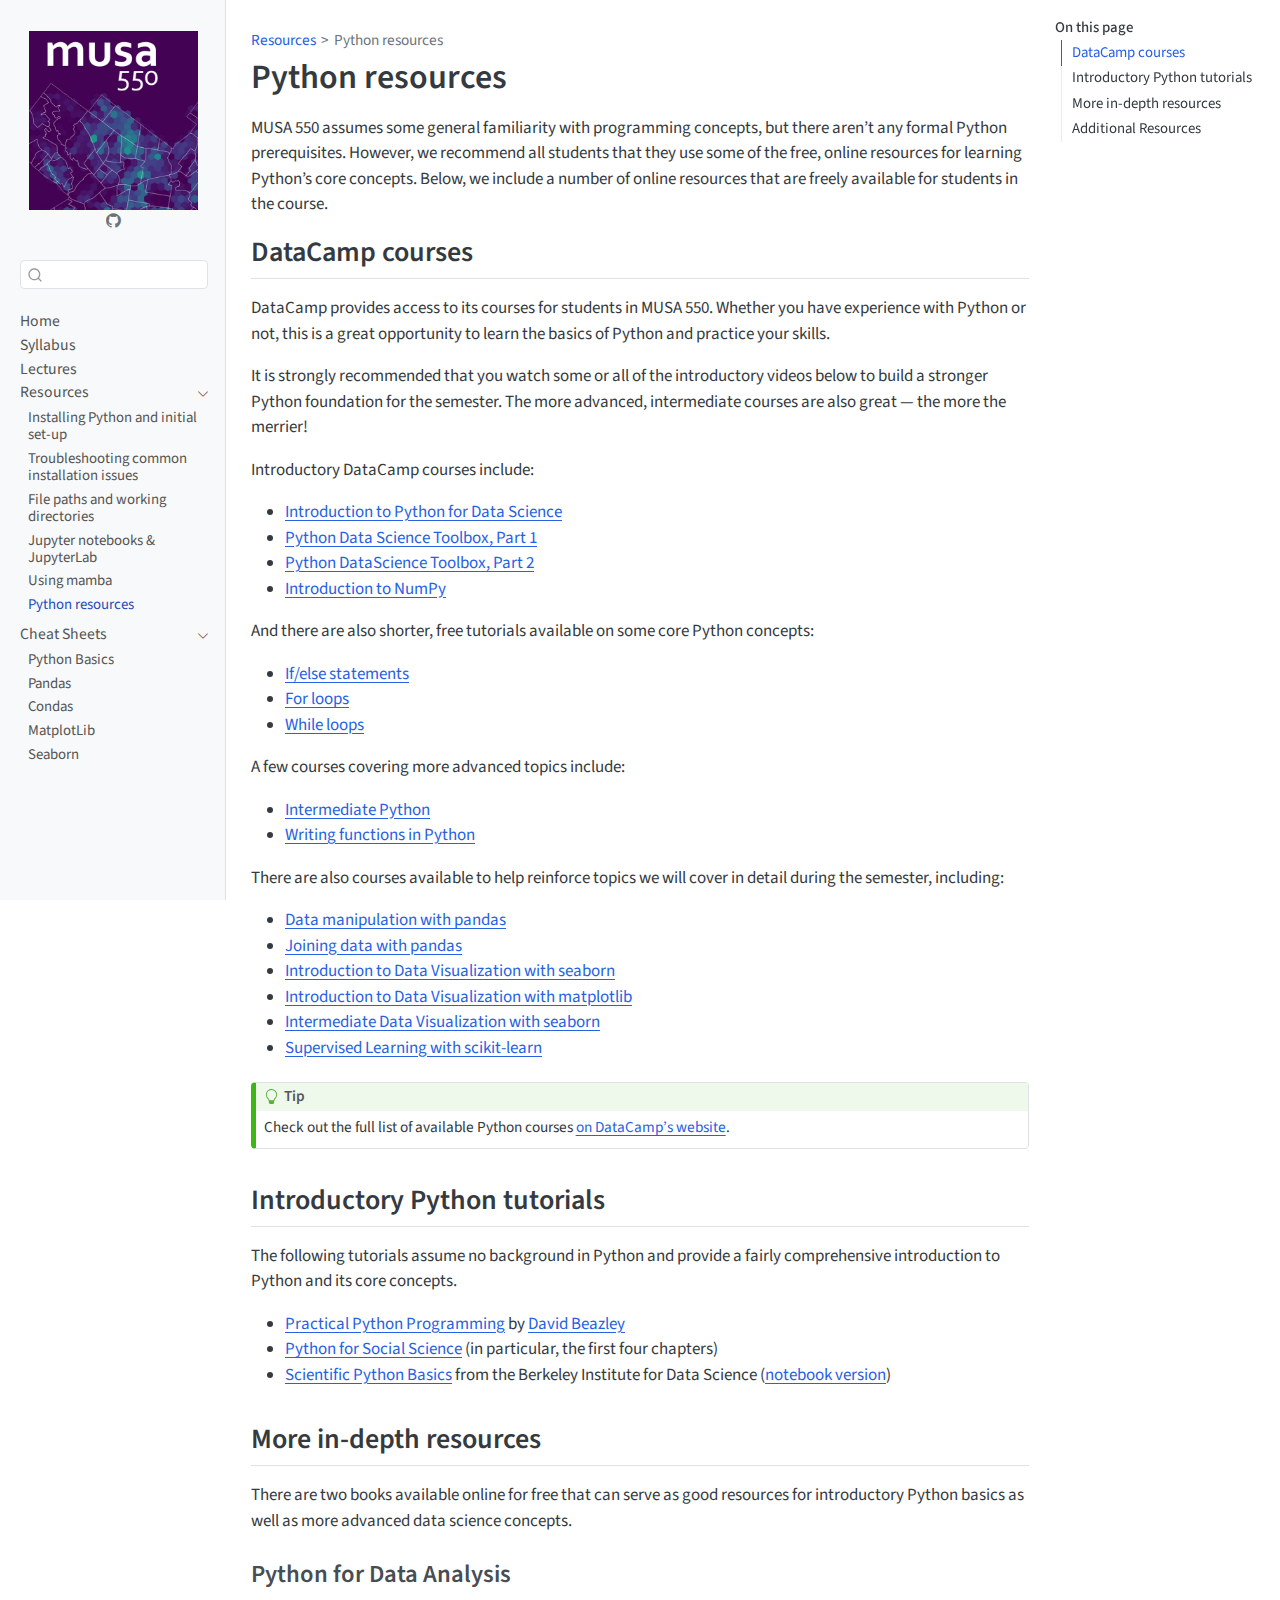
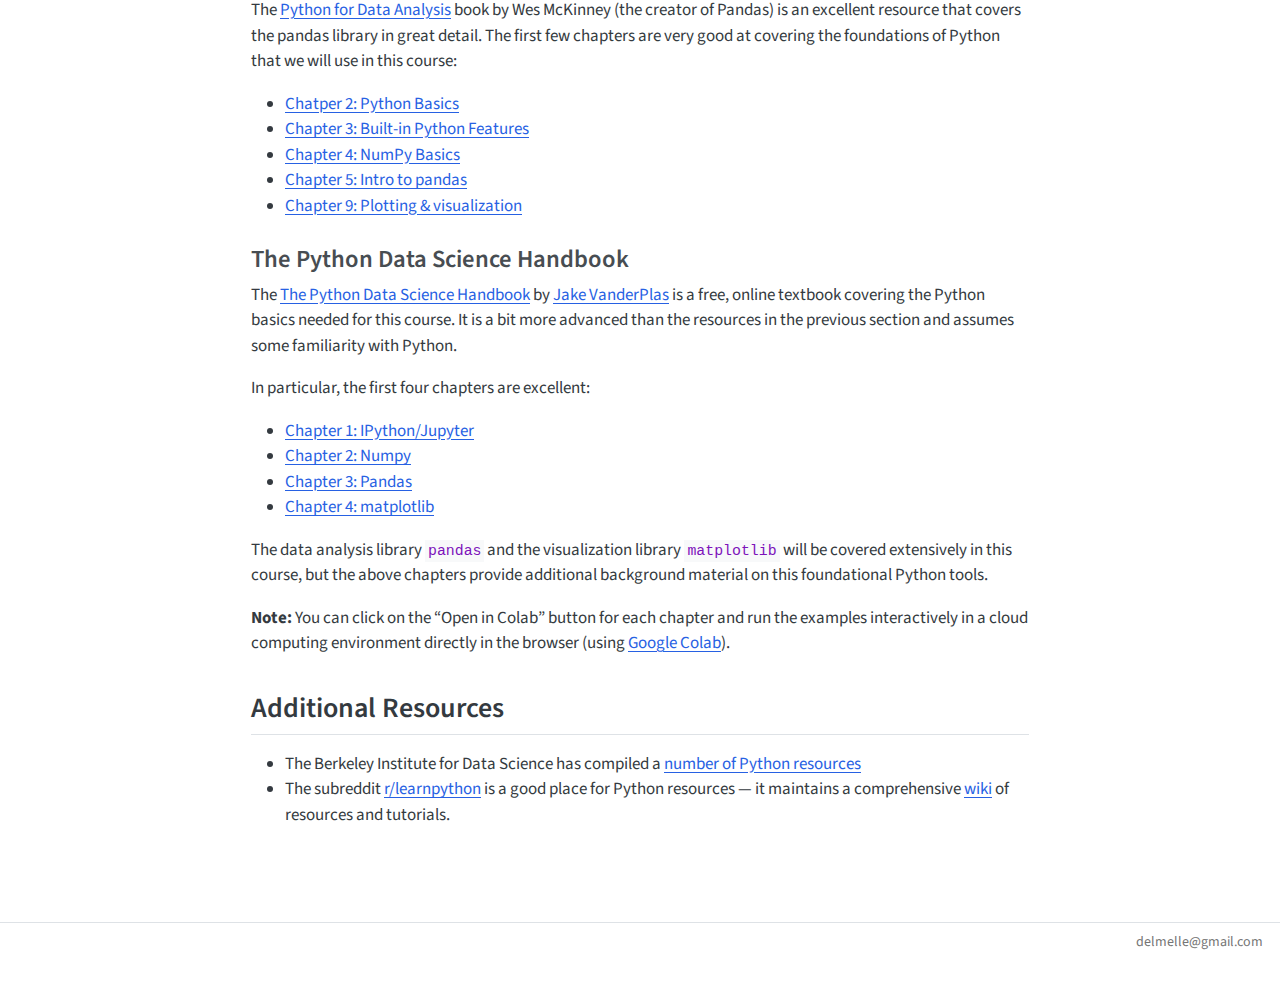
<file: resource/python.html>
<!DOCTYPE html>
<html xmlns="http://www.w3.org/1999/xhtml" lang="en" xml:lang="en"><head>

<meta charset="utf-8">
<meta name="generator" content="quarto-1.5.56">

<meta name="viewport" content="width=device-width, initial-scale=1.0, user-scalable=yes">


<title>Python resources – MUSA 550</title>
<style>
code{white-space: pre-wrap;}
span.smallcaps{font-variant: small-caps;}
div.columns{display: flex; gap: min(4vw, 1.5em);}
div.column{flex: auto; overflow-x: auto;}
div.hanging-indent{margin-left: 1.5em; text-indent: -1.5em;}
ul.task-list{list-style: none;}
ul.task-list li input[type="checkbox"] {
  width: 0.8em;
  margin: 0 0.8em 0.2em -1em; /* quarto-specific, see https://github.com/quarto-dev/quarto-cli/issues/4556 */ 
  vertical-align: middle;
}
</style>


<script src="../site_libs/quarto-nav/quarto-nav.js"></script>
<script src="../site_libs/clipboard/clipboard.min.js"></script>
<script src="../site_libs/quarto-search/autocomplete.umd.js"></script>
<script src="../site_libs/quarto-search/fuse.min.js"></script>
<script src="../site_libs/quarto-search/quarto-search.js"></script>
<meta name="quarto:offset" content="../">
<script src="../site_libs/quarto-html/quarto.js"></script>
<script src="../site_libs/quarto-html/popper.min.js"></script>
<script src="../site_libs/quarto-html/tippy.umd.min.js"></script>
<script src="../site_libs/quarto-html/anchor.min.js"></script>
<link href="../site_libs/quarto-html/tippy.css" rel="stylesheet">
<link href="../site_libs/quarto-html/quarto-syntax-highlighting.css" rel="stylesheet" id="quarto-text-highlighting-styles">
<script src="../site_libs/bootstrap/bootstrap.min.js"></script>
<link href="../site_libs/bootstrap/bootstrap-icons.css" rel="stylesheet">
<link href="../site_libs/bootstrap/bootstrap.min.css" rel="stylesheet" id="quarto-bootstrap" data-mode="light">
<script id="quarto-search-options" type="application/json">{
  "location": "sidebar",
  "copy-button": false,
  "collapse-after": 3,
  "panel-placement": "start",
  "type": "textbox",
  "limit": 50,
  "keyboard-shortcut": [
    "f",
    "/",
    "s"
  ],
  "show-item-context": false,
  "language": {
    "search-no-results-text": "No results",
    "search-matching-documents-text": "matching documents",
    "search-copy-link-title": "Copy link to search",
    "search-hide-matches-text": "Hide additional matches",
    "search-more-match-text": "more match in this document",
    "search-more-matches-text": "more matches in this document",
    "search-clear-button-title": "Clear",
    "search-text-placeholder": "",
    "search-detached-cancel-button-title": "Cancel",
    "search-submit-button-title": "Submit",
    "search-label": "Search"
  }
}</script>


<link rel="stylesheet" href="../styles.css">
</head>

<body class="nav-sidebar docked">

<div id="quarto-search-results"></div>
  <header id="quarto-header" class="headroom fixed-top">
  <nav class="quarto-secondary-nav">
    <div class="container-fluid d-flex">
      <button type="button" class="quarto-btn-toggle btn" data-bs-toggle="collapse" role="button" data-bs-target=".quarto-sidebar-collapse-item" aria-controls="quarto-sidebar" aria-expanded="false" aria-label="Toggle sidebar navigation" onclick="if (window.quartoToggleHeadroom) { window.quartoToggleHeadroom(); }">
        <i class="bi bi-layout-text-sidebar-reverse"></i>
      </button>
        <nav class="quarto-page-breadcrumbs" aria-label="breadcrumb"><ol class="breadcrumb"><li class="breadcrumb-item"><a href="../resource/install.html">Resources</a></li><li class="breadcrumb-item"><a href="../resource/python.html">Python resources</a></li></ol></nav>
        <a class="flex-grow-1" role="navigation" data-bs-toggle="collapse" data-bs-target=".quarto-sidebar-collapse-item" aria-controls="quarto-sidebar" aria-expanded="false" aria-label="Toggle sidebar navigation" onclick="if (window.quartoToggleHeadroom) { window.quartoToggleHeadroom(); }">      
        </a>
      <button type="button" class="btn quarto-search-button" aria-label="Search" onclick="window.quartoOpenSearch();">
        <i class="bi bi-search"></i>
      </button>
    </div>
  </nav>
</header>
<!-- content -->
<div id="quarto-content" class="quarto-container page-columns page-rows-contents page-layout-article">
<!-- sidebar -->
  <nav id="quarto-sidebar" class="sidebar collapse collapse-horizontal quarto-sidebar-collapse-item sidebar-navigation docked overflow-auto">
    <div class="pt-lg-2 mt-2 text-center sidebar-header">
      <a href="../index.html" class="sidebar-logo-link">
      <img src="../images/course-icon.png" alt="" class="sidebar-logo py-0 d-lg-inline d-none">
      </a>
      <div class="sidebar-tools-main">
    <a href="https://github.com/MUSA-550-Fall-2024/" title="MUSA 550 GitHub" class="quarto-navigation-tool px-1" aria-label="MUSA 550 GitHub"><i class="bi bi-github"></i></a>
</div>
      </div>
        <div class="mt-2 flex-shrink-0 align-items-center">
        <div class="sidebar-search">
        <div id="quarto-search" class="" title="Search"></div>
        </div>
        </div>
    <div class="sidebar-menu-container"> 
    <ul class="list-unstyled mt-1">
        <li class="sidebar-item">
  <div class="sidebar-item-container"> 
  <a href="../index.html" class="sidebar-item-text sidebar-link">
 <span class="menu-text">Home</span></a>
  </div>
</li>
        <li class="sidebar-item">
  <div class="sidebar-item-container"> 
  <a href="../syllabus.html" class="sidebar-item-text sidebar-link">
 <span class="menu-text">Syllabus</span></a>
  </div>
</li>
        <li class="sidebar-item">
  <div class="sidebar-item-container"> 
  <a href="../lectures.html" class="sidebar-item-text sidebar-link">
 <span class="menu-text">Lectures</span></a>
  </div>
</li>
        <li class="sidebar-item sidebar-item-section">
      <div class="sidebar-item-container"> 
            <a class="sidebar-item-text sidebar-link text-start" data-bs-toggle="collapse" data-bs-target="#quarto-sidebar-section-1" role="navigation" aria-expanded="true">
 <span class="menu-text">Resources</span></a>
          <a class="sidebar-item-toggle text-start" data-bs-toggle="collapse" data-bs-target="#quarto-sidebar-section-1" role="navigation" aria-expanded="true" aria-label="Toggle section">
            <i class="bi bi-chevron-right ms-2"></i>
          </a> 
      </div>
      <ul id="quarto-sidebar-section-1" class="collapse list-unstyled sidebar-section depth1 show">  
          <li class="sidebar-item">
  <div class="sidebar-item-container"> 
  <a href="../resource/install.html" class="sidebar-item-text sidebar-link">
 <span class="menu-text">Installing Python and initial set-up</span></a>
  </div>
</li>
          <li class="sidebar-item">
  <div class="sidebar-item-container"> 
  <a href="../resource/common-issues.html" class="sidebar-item-text sidebar-link">
 <span class="menu-text">Troubleshooting common installation issues</span></a>
  </div>
</li>
          <li class="sidebar-item">
  <div class="sidebar-item-container"> 
  <a href="../resource/file-paths.html" class="sidebar-item-text sidebar-link">
 <span class="menu-text">File paths and working directories</span></a>
  </div>
</li>
          <li class="sidebar-item">
  <div class="sidebar-item-container"> 
  <a href="../resource/jupyter.html" class="sidebar-item-text sidebar-link">
 <span class="menu-text">Jupyter notebooks &amp; JupyterLab</span></a>
  </div>
</li>
          <li class="sidebar-item">
  <div class="sidebar-item-container"> 
  <a href="../resource/mamba.html" class="sidebar-item-text sidebar-link">
 <span class="menu-text">Using mamba</span></a>
  </div>
</li>
          <li class="sidebar-item">
  <div class="sidebar-item-container"> 
  <a href="../resource/python.html" class="sidebar-item-text sidebar-link active">
 <span class="menu-text">Python resources</span></a>
  </div>
</li>
      </ul>
  </li>
        <li class="sidebar-item sidebar-item-section">
      <div class="sidebar-item-container"> 
            <a class="sidebar-item-text sidebar-link text-start" data-bs-toggle="collapse" data-bs-target="#quarto-sidebar-section-2" role="navigation" aria-expanded="true">
 <span class="menu-text">Cheat Sheets</span></a>
          <a class="sidebar-item-toggle text-start" data-bs-toggle="collapse" data-bs-target="#quarto-sidebar-section-2" role="navigation" aria-expanded="true" aria-label="Toggle section">
            <i class="bi bi-chevron-right ms-2"></i>
          </a> 
      </div>
      <ul id="quarto-sidebar-section-2" class="collapse list-unstyled sidebar-section depth1 show">  
          <li class="sidebar-item">
  <div class="sidebar-item-container"> 
  <a href="../cheatsheets/python.pdf" class="sidebar-item-text sidebar-link">
 <span class="menu-text">Python Basics</span></a>
  </div>
</li>
          <li class="sidebar-item">
  <div class="sidebar-item-container"> 
  <a href="../cheatsheets/pandas.pdf" class="sidebar-item-text sidebar-link">
 <span class="menu-text">Pandas</span></a>
  </div>
</li>
          <li class="sidebar-item">
  <div class="sidebar-item-container"> 
  <a href="../cheatsheets/conda.pdf" class="sidebar-item-text sidebar-link">
 <span class="menu-text">Condas</span></a>
  </div>
</li>
          <li class="sidebar-item">
  <div class="sidebar-item-container"> 
  <a href="../cheatsheets/matplotlib.pdf" class="sidebar-item-text sidebar-link">
 <span class="menu-text">MatplotLib</span></a>
  </div>
</li>
          <li class="sidebar-item">
  <div class="sidebar-item-container"> 
  <a href="../cheatsheets/seaborn.pdf" class="sidebar-item-text sidebar-link">
 <span class="menu-text">Seaborn</span></a>
  </div>
</li>
      </ul>
  </li>
    </ul>
    </div>
</nav>
<div id="quarto-sidebar-glass" class="quarto-sidebar-collapse-item" data-bs-toggle="collapse" data-bs-target=".quarto-sidebar-collapse-item"></div>
<!-- margin-sidebar -->
    <div id="quarto-margin-sidebar" class="sidebar margin-sidebar">
        <nav id="TOC" role="doc-toc" class="toc-active">
    <h2 id="toc-title">On this page</h2>
   
  <ul>
  <li><a href="#datacamp-courses" id="toc-datacamp-courses" class="nav-link active" data-scroll-target="#datacamp-courses">DataCamp courses</a></li>
  <li><a href="#introductory-python-tutorials" id="toc-introductory-python-tutorials" class="nav-link" data-scroll-target="#introductory-python-tutorials">Introductory Python tutorials</a></li>
  <li><a href="#more-in-depth-resources" id="toc-more-in-depth-resources" class="nav-link" data-scroll-target="#more-in-depth-resources">More in-depth resources</a>
  <ul class="collapse">
  <li><a href="#python-for-data-analysis" id="toc-python-for-data-analysis" class="nav-link" data-scroll-target="#python-for-data-analysis">Python for Data Analysis</a></li>
  <li><a href="#the-python-data-science-handbook" id="toc-the-python-data-science-handbook" class="nav-link" data-scroll-target="#the-python-data-science-handbook">The Python Data Science Handbook</a></li>
  </ul></li>
  <li><a href="#additional-resources" id="toc-additional-resources" class="nav-link" data-scroll-target="#additional-resources">Additional Resources</a></li>
  </ul>
</nav>
    </div>
<!-- main -->
<main class="content" id="quarto-document-content">

<header id="title-block-header" class="quarto-title-block default"><nav class="quarto-page-breadcrumbs quarto-title-breadcrumbs d-none d-lg-block" aria-label="breadcrumb"><ol class="breadcrumb"><li class="breadcrumb-item"><a href="../resource/install.html">Resources</a></li><li class="breadcrumb-item"><a href="../resource/python.html">Python resources</a></li></ol></nav>
<div class="quarto-title">
<h1 class="title">Python resources</h1>
</div>



<div class="quarto-title-meta">

    
  
    
  </div>
  


</header>


<p>MUSA 550 assumes some general familiarity with programming concepts, but there aren’t any formal Python prerequisites. However, we recommend all students that they use some of the free, online resources for learning Python’s core concepts. Below, we include a number of online resources that are freely available for students in the course.</p>
<section id="datacamp-courses" class="level2">
<h2 class="anchored" data-anchor-id="datacamp-courses">DataCamp courses</h2>
<p>DataCamp provides access to its courses for students in MUSA 550. Whether you have experience with Python or not, this is a great opportunity to learn the basics of Python and practice your skills.</p>
<p>It is strongly recommended that you watch some or all of the introductory videos below to build a stronger Python foundation for the semester. The more advanced, intermediate courses are also great — the more the merrier!</p>
<p>Introductory DataCamp courses include:</p>
<ul>
<li><a href="https://www.datacamp.com/courses/intro-to-python-for-data-science">Introduction to Python for Data Science</a></li>
<li><a href="https://www.datacamp.com/courses/python-data-science-toolbox-part-1">Python Data Science Toolbox, Part 1</a></li>
<li><a href="https://www.datacamp.com/courses/python-data-science-toolbox-part-2">Python DataScience Toolbox, Part 2</a></li>
<li><a href="https://www.datacamp.com/courses/introduction-to-numpy">Introduction to NumPy</a></li>
</ul>
<p>And there are also shorter, free tutorials available on some core Python concepts:</p>
<ul>
<li><a href="https://www.datacamp.com/tutorial/elif-statements-python">If/else statements</a></li>
<li><a href="https://www.datacamp.com/tutorial/for-loops-in-python">For loops</a></li>
<li><a href="https://www.datacamp.com/tutorial/python-while-loop">While loops</a></li>
</ul>
<p>A few courses covering more advanced topics include:</p>
<ul>
<li><a href="https://www.datacamp.com/courses/intermediate-python">Intermediate Python</a></li>
<li><a href="https://www.datacamp.com/courses/writing-functions-in-python">Writing functions in Python</a></li>
</ul>
<p>There are also courses available to help reinforce topics we will cover in detail during the semester, including:</p>
<ul>
<li><a href="https://www.datacamp.com/courses/data-manipulation-with-pandas">Data manipulation with pandas</a></li>
<li><a href="https://www.datacamp.com/courses/joining-data-with-pandas">Joining data with pandas</a></li>
<li><a href="https://www.datacamp.com/courses/introduction-to-data-visualization-with-seaborn">Introduction to Data Visualization with seaborn</a></li>
<li><a href="https://www.datacamp.com/courses/introduction-to-data-visualization-with-matplotlib">Introduction to Data Visualization with matplotlib</a></li>
<li><a href="https://www.datacamp.com/courses/intermediate-data-visualization-with-seaborn">Intermediate Data Visualization with seaborn</a></li>
<li><a href="https://www.datacamp.com/courses/supervised-learning-with-scikit-learn">Supervised Learning with scikit-learn</a></li>
</ul>
<div class="callout callout-style-default callout-tip callout-titled">
<div class="callout-header d-flex align-content-center">
<div class="callout-icon-container">
<i class="callout-icon"></i>
</div>
<div class="callout-title-container flex-fill">
Tip
</div>
</div>
<div class="callout-body-container callout-body">
<p>Check out the full list of available Python courses <a href="https://www.datacamp.com/search?q=&amp;tab=courses&amp;facets%5Btechnology%5D%5B%5D=Python">on DataCamp’s website</a>.</p>
</div>
</div>
</section>
<section id="introductory-python-tutorials" class="level2">
<h2 class="anchored" data-anchor-id="introductory-python-tutorials">Introductory Python tutorials</h2>
<p>The following tutorials assume no background in Python and provide a fairly comprehensive introduction to Python and its core concepts.</p>
<ul>
<li><a href="https://dabeaz-course.github.io/practical-python/Notes/Contents.html">Practical Python Programming</a> by <a href="https://twitter.com/dabeaz">David Beazley</a></li>
<li><a href="https://gawron.sdsu.edu/python_for_ss/course_core/book_draft/index.html">Python for Social Science</a> (in particular, the first four chapters)</li>
<li><a href="https://bids.github.io/2016-01-14-berkeley/python/00-python-intro.html">Scientific Python Basics</a> from the Berkeley Institute for Data Science (<a href="https://bids.github.io/2016-01-14-berkeley/python/00-python-intro.ipynb">notebook version</a>)</li>
</ul>
</section>
<section id="more-in-depth-resources" class="level2">
<h2 class="anchored" data-anchor-id="more-in-depth-resources">More in-depth resources</h2>
<p>There are two books available online for free that can serve as good resources for introductory Python basics as well as more advanced data science concepts.</p>
<section id="python-for-data-analysis" class="level3">
<h3 class="anchored" data-anchor-id="python-for-data-analysis">Python for Data Analysis</h3>
<p>The <a href="https://wesmckinney.com/book/">Python for Data Analysis</a> book by Wes McKinney (the creator of Pandas) is an excellent resource that covers the pandas library in great detail. The first few chapters are very good at covering the foundations of Python that we will use in this course:</p>
<ul>
<li><a href="https://wesmckinney.com/book/python-basics">Chatper 2: Python Basics</a></li>
<li><a href="https://wesmckinney.com/book/python-builtin">Chapter 3: Built-in Python Features</a></li>
<li><a href="https://wesmckinney.com/book/numpy-basics">Chapter 4: NumPy Basics</a></li>
<li><a href="https://wesmckinney.com/book/pandas-basics">Chapter 5: Intro to pandas</a></li>
<li><a href="https://wesmckinney.com/book/plotting-and-visualization">Chapter 9: Plotting &amp; visualization</a></li>
</ul>
</section>
<section id="the-python-data-science-handbook" class="level3">
<h3 class="anchored" data-anchor-id="the-python-data-science-handbook">The Python Data Science Handbook</h3>
<p>The <a href="https://jakevdp.github.io/PythonDataScienceHandbook/">The Python Data Science Handbook</a> by <a href="https://twitter.com/jakevdp">Jake VanderPlas</a> is a free, online textbook covering the Python basics needed for this course. It is a bit more advanced than the resources in the previous section and assumes some familiarity with Python.</p>
<p>In particular, the first four chapters are excellent:</p>
<ul>
<li><a href="https://jakevdp.github.io/PythonDataScienceHandbook/01.00-ipython-beyond-normal-python.html">Chapter 1: IPython/Jupyter</a></li>
<li><a href="https://jakevdp.github.io/PythonDataScienceHandbook/02.00-introduction-to-numpy.html">Chapter 2: Numpy</a></li>
<li><a href="https://jakevdp.github.io/PythonDataScienceHandbook/03.00-introduction-to-pandas.html">Chapter 3: Pandas</a></li>
<li><a href="https://jakevdp.github.io/PythonDataScienceHandbook/04.00-introduction-to-matplotlib.html">Chapter 4: matplotlib</a></li>
</ul>
<p>The data analysis library <code>pandas</code> and the visualization library <code>matplotlib</code> will be covered extensively in this course, but the above chapters provide additional background material on this foundational Python tools.</p>
<p><strong>Note:</strong> You can click on the “Open in Colab” button for each chapter and run the examples interactively in a cloud computing environment directly in the browser (using <a href="https://colab.research.google.com">Google Colab</a>).</p>
</section>
</section>
<section id="additional-resources" class="level2">
<h2 class="anchored" data-anchor-id="additional-resources">Additional Resources</h2>
<ul>
<li>The Berkeley Institute for Data Science has compiled a <a href="http://python.berkeley.edu/resources/">number of Python resources</a></li>
<li>The subreddit <a href="https://www.reddit.com/r/learnpython">r/learnpython</a> is a good place for Python resources&nbsp;— it maintains a comprehensive <a href="https://www.reddit.com/r/learnpython/wiki/index">wiki</a> of resources and tutorials.</li>
</ul>


</section>

</main> <!-- /main -->
<script id="quarto-html-after-body" type="application/javascript">
window.document.addEventListener("DOMContentLoaded", function (event) {
  const toggleBodyColorMode = (bsSheetEl) => {
    const mode = bsSheetEl.getAttribute("data-mode");
    const bodyEl = window.document.querySelector("body");
    if (mode === "dark") {
      bodyEl.classList.add("quarto-dark");
      bodyEl.classList.remove("quarto-light");
    } else {
      bodyEl.classList.add("quarto-light");
      bodyEl.classList.remove("quarto-dark");
    }
  }
  const toggleBodyColorPrimary = () => {
    const bsSheetEl = window.document.querySelector("link#quarto-bootstrap");
    if (bsSheetEl) {
      toggleBodyColorMode(bsSheetEl);
    }
  }
  toggleBodyColorPrimary();  
  const icon = "";
  const anchorJS = new window.AnchorJS();
  anchorJS.options = {
    placement: 'right',
    icon: icon
  };
  anchorJS.add('.anchored');
  const isCodeAnnotation = (el) => {
    for (const clz of el.classList) {
      if (clz.startsWith('code-annotation-')) {                     
        return true;
      }
    }
    return false;
  }
  const onCopySuccess = function(e) {
    // button target
    const button = e.trigger;
    // don't keep focus
    button.blur();
    // flash "checked"
    button.classList.add('code-copy-button-checked');
    var currentTitle = button.getAttribute("title");
    button.setAttribute("title", "Copied!");
    let tooltip;
    if (window.bootstrap) {
      button.setAttribute("data-bs-toggle", "tooltip");
      button.setAttribute("data-bs-placement", "left");
      button.setAttribute("data-bs-title", "Copied!");
      tooltip = new bootstrap.Tooltip(button, 
        { trigger: "manual", 
          customClass: "code-copy-button-tooltip",
          offset: [0, -8]});
      tooltip.show();    
    }
    setTimeout(function() {
      if (tooltip) {
        tooltip.hide();
        button.removeAttribute("data-bs-title");
        button.removeAttribute("data-bs-toggle");
        button.removeAttribute("data-bs-placement");
      }
      button.setAttribute("title", currentTitle);
      button.classList.remove('code-copy-button-checked');
    }, 1000);
    // clear code selection
    e.clearSelection();
  }
  const getTextToCopy = function(trigger) {
      const codeEl = trigger.previousElementSibling.cloneNode(true);
      for (const childEl of codeEl.children) {
        if (isCodeAnnotation(childEl)) {
          childEl.remove();
        }
      }
      return codeEl.innerText;
  }
  const clipboard = new window.ClipboardJS('.code-copy-button:not([data-in-quarto-modal])', {
    text: getTextToCopy
  });
  clipboard.on('success', onCopySuccess);
  if (window.document.getElementById('quarto-embedded-source-code-modal')) {
    // For code content inside modals, clipBoardJS needs to be initialized with a container option
    // TODO: Check when it could be a function (https://github.com/zenorocha/clipboard.js/issues/860)
    const clipboardModal = new window.ClipboardJS('.code-copy-button[data-in-quarto-modal]', {
      text: getTextToCopy,
      container: window.document.getElementById('quarto-embedded-source-code-modal')
    });
    clipboardModal.on('success', onCopySuccess);
  }
    var localhostRegex = new RegExp(/^(?:http|https):\/\/localhost\:?[0-9]*\//);
    var mailtoRegex = new RegExp(/^mailto:/);
      var filterRegex = new RegExp("https:\/\/musa-550-fall-2024\.github\.io\/course\/");
    var isInternal = (href) => {
        return filterRegex.test(href) || localhostRegex.test(href) || mailtoRegex.test(href);
    }
    // Inspect non-navigation links and adorn them if external
 	var links = window.document.querySelectorAll('a[href]:not(.nav-link):not(.navbar-brand):not(.toc-action):not(.sidebar-link):not(.sidebar-item-toggle):not(.pagination-link):not(.no-external):not([aria-hidden]):not(.dropdown-item):not(.quarto-navigation-tool):not(.about-link)');
    for (var i=0; i<links.length; i++) {
      const link = links[i];
      if (!isInternal(link.href)) {
        // undo the damage that might have been done by quarto-nav.js in the case of
        // links that we want to consider external
        if (link.dataset.originalHref !== undefined) {
          link.href = link.dataset.originalHref;
        }
      }
    }
  function tippyHover(el, contentFn, onTriggerFn, onUntriggerFn) {
    const config = {
      allowHTML: true,
      maxWidth: 500,
      delay: 100,
      arrow: false,
      appendTo: function(el) {
          return el.parentElement;
      },
      interactive: true,
      interactiveBorder: 10,
      theme: 'quarto',
      placement: 'bottom-start',
    };
    if (contentFn) {
      config.content = contentFn;
    }
    if (onTriggerFn) {
      config.onTrigger = onTriggerFn;
    }
    if (onUntriggerFn) {
      config.onUntrigger = onUntriggerFn;
    }
    window.tippy(el, config); 
  }
  const noterefs = window.document.querySelectorAll('a[role="doc-noteref"]');
  for (var i=0; i<noterefs.length; i++) {
    const ref = noterefs[i];
    tippyHover(ref, function() {
      // use id or data attribute instead here
      let href = ref.getAttribute('data-footnote-href') || ref.getAttribute('href');
      try { href = new URL(href).hash; } catch {}
      const id = href.replace(/^#\/?/, "");
      const note = window.document.getElementById(id);
      if (note) {
        return note.innerHTML;
      } else {
        return "";
      }
    });
  }
  const xrefs = window.document.querySelectorAll('a.quarto-xref');
  const processXRef = (id, note) => {
    // Strip column container classes
    const stripColumnClz = (el) => {
      el.classList.remove("page-full", "page-columns");
      if (el.children) {
        for (const child of el.children) {
          stripColumnClz(child);
        }
      }
    }
    stripColumnClz(note)
    if (id === null || id.startsWith('sec-')) {
      // Special case sections, only their first couple elements
      const container = document.createElement("div");
      if (note.children && note.children.length > 2) {
        container.appendChild(note.children[0].cloneNode(true));
        for (let i = 1; i < note.children.length; i++) {
          const child = note.children[i];
          if (child.tagName === "P" && child.innerText === "") {
            continue;
          } else {
            container.appendChild(child.cloneNode(true));
            break;
          }
        }
        if (window.Quarto?.typesetMath) {
          window.Quarto.typesetMath(container);
        }
        return container.innerHTML
      } else {
        if (window.Quarto?.typesetMath) {
          window.Quarto.typesetMath(note);
        }
        return note.innerHTML;
      }
    } else {
      // Remove any anchor links if they are present
      const anchorLink = note.querySelector('a.anchorjs-link');
      if (anchorLink) {
        anchorLink.remove();
      }
      if (window.Quarto?.typesetMath) {
        window.Quarto.typesetMath(note);
      }
      // TODO in 1.5, we should make sure this works without a callout special case
      if (note.classList.contains("callout")) {
        return note.outerHTML;
      } else {
        return note.innerHTML;
      }
    }
  }
  for (var i=0; i<xrefs.length; i++) {
    const xref = xrefs[i];
    tippyHover(xref, undefined, function(instance) {
      instance.disable();
      let url = xref.getAttribute('href');
      let hash = undefined; 
      if (url.startsWith('#')) {
        hash = url;
      } else {
        try { hash = new URL(url).hash; } catch {}
      }
      if (hash) {
        const id = hash.replace(/^#\/?/, "");
        const note = window.document.getElementById(id);
        if (note !== null) {
          try {
            const html = processXRef(id, note.cloneNode(true));
            instance.setContent(html);
          } finally {
            instance.enable();
            instance.show();
          }
        } else {
          // See if we can fetch this
          fetch(url.split('#')[0])
          .then(res => res.text())
          .then(html => {
            const parser = new DOMParser();
            const htmlDoc = parser.parseFromString(html, "text/html");
            const note = htmlDoc.getElementById(id);
            if (note !== null) {
              const html = processXRef(id, note);
              instance.setContent(html);
            } 
          }).finally(() => {
            instance.enable();
            instance.show();
          });
        }
      } else {
        // See if we can fetch a full url (with no hash to target)
        // This is a special case and we should probably do some content thinning / targeting
        fetch(url)
        .then(res => res.text())
        .then(html => {
          const parser = new DOMParser();
          const htmlDoc = parser.parseFromString(html, "text/html");
          const note = htmlDoc.querySelector('main.content');
          if (note !== null) {
            // This should only happen for chapter cross references
            // (since there is no id in the URL)
            // remove the first header
            if (note.children.length > 0 && note.children[0].tagName === "HEADER") {
              note.children[0].remove();
            }
            const html = processXRef(null, note);
            instance.setContent(html);
          } 
        }).finally(() => {
          instance.enable();
          instance.show();
        });
      }
    }, function(instance) {
    });
  }
      let selectedAnnoteEl;
      const selectorForAnnotation = ( cell, annotation) => {
        let cellAttr = 'data-code-cell="' + cell + '"';
        let lineAttr = 'data-code-annotation="' +  annotation + '"';
        const selector = 'span[' + cellAttr + '][' + lineAttr + ']';
        return selector;
      }
      const selectCodeLines = (annoteEl) => {
        const doc = window.document;
        const targetCell = annoteEl.getAttribute("data-target-cell");
        const targetAnnotation = annoteEl.getAttribute("data-target-annotation");
        const annoteSpan = window.document.querySelector(selectorForAnnotation(targetCell, targetAnnotation));
        const lines = annoteSpan.getAttribute("data-code-lines").split(",");
        const lineIds = lines.map((line) => {
          return targetCell + "-" + line;
        })
        let top = null;
        let height = null;
        let parent = null;
        if (lineIds.length > 0) {
            //compute the position of the single el (top and bottom and make a div)
            const el = window.document.getElementById(lineIds[0]);
            top = el.offsetTop;
            height = el.offsetHeight;
            parent = el.parentElement.parentElement;
          if (lineIds.length > 1) {
            const lastEl = window.document.getElementById(lineIds[lineIds.length - 1]);
            const bottom = lastEl.offsetTop + lastEl.offsetHeight;
            height = bottom - top;
          }
          if (top !== null && height !== null && parent !== null) {
            // cook up a div (if necessary) and position it 
            let div = window.document.getElementById("code-annotation-line-highlight");
            if (div === null) {
              div = window.document.createElement("div");
              div.setAttribute("id", "code-annotation-line-highlight");
              div.style.position = 'absolute';
              parent.appendChild(div);
            }
            div.style.top = top - 2 + "px";
            div.style.height = height + 4 + "px";
            div.style.left = 0;
            let gutterDiv = window.document.getElementById("code-annotation-line-highlight-gutter");
            if (gutterDiv === null) {
              gutterDiv = window.document.createElement("div");
              gutterDiv.setAttribute("id", "code-annotation-line-highlight-gutter");
              gutterDiv.style.position = 'absolute';
              const codeCell = window.document.getElementById(targetCell);
              const gutter = codeCell.querySelector('.code-annotation-gutter');
              gutter.appendChild(gutterDiv);
            }
            gutterDiv.style.top = top - 2 + "px";
            gutterDiv.style.height = height + 4 + "px";
          }
          selectedAnnoteEl = annoteEl;
        }
      };
      const unselectCodeLines = () => {
        const elementsIds = ["code-annotation-line-highlight", "code-annotation-line-highlight-gutter"];
        elementsIds.forEach((elId) => {
          const div = window.document.getElementById(elId);
          if (div) {
            div.remove();
          }
        });
        selectedAnnoteEl = undefined;
      };
        // Handle positioning of the toggle
    window.addEventListener(
      "resize",
      throttle(() => {
        elRect = undefined;
        if (selectedAnnoteEl) {
          selectCodeLines(selectedAnnoteEl);
        }
      }, 10)
    );
    function throttle(fn, ms) {
    let throttle = false;
    let timer;
      return (...args) => {
        if(!throttle) { // first call gets through
            fn.apply(this, args);
            throttle = true;
        } else { // all the others get throttled
            if(timer) clearTimeout(timer); // cancel #2
            timer = setTimeout(() => {
              fn.apply(this, args);
              timer = throttle = false;
            }, ms);
        }
      };
    }
      // Attach click handler to the DT
      const annoteDls = window.document.querySelectorAll('dt[data-target-cell]');
      for (const annoteDlNode of annoteDls) {
        annoteDlNode.addEventListener('click', (event) => {
          const clickedEl = event.target;
          if (clickedEl !== selectedAnnoteEl) {
            unselectCodeLines();
            const activeEl = window.document.querySelector('dt[data-target-cell].code-annotation-active');
            if (activeEl) {
              activeEl.classList.remove('code-annotation-active');
            }
            selectCodeLines(clickedEl);
            clickedEl.classList.add('code-annotation-active');
          } else {
            // Unselect the line
            unselectCodeLines();
            clickedEl.classList.remove('code-annotation-active');
          }
        });
      }
  const findCites = (el) => {
    const parentEl = el.parentElement;
    if (parentEl) {
      const cites = parentEl.dataset.cites;
      if (cites) {
        return {
          el,
          cites: cites.split(' ')
        };
      } else {
        return findCites(el.parentElement)
      }
    } else {
      return undefined;
    }
  };
  var bibliorefs = window.document.querySelectorAll('a[role="doc-biblioref"]');
  for (var i=0; i<bibliorefs.length; i++) {
    const ref = bibliorefs[i];
    const citeInfo = findCites(ref);
    if (citeInfo) {
      tippyHover(citeInfo.el, function() {
        var popup = window.document.createElement('div');
        citeInfo.cites.forEach(function(cite) {
          var citeDiv = window.document.createElement('div');
          citeDiv.classList.add('hanging-indent');
          citeDiv.classList.add('csl-entry');
          var biblioDiv = window.document.getElementById('ref-' + cite);
          if (biblioDiv) {
            citeDiv.innerHTML = biblioDiv.innerHTML;
          }
          popup.appendChild(citeDiv);
        });
        return popup.innerHTML;
      });
    }
  }
});
</script>
</div> <!-- /content -->
<footer class="footer">
  <div class="nav-footer">
    <div class="nav-footer-left">
      &nbsp;
    </div>   
    <div class="nav-footer-center">
      &nbsp;
    </div>
    <div class="nav-footer-right">
<p>delmelle@gmail.com</p>
</div>
  </div>
</footer>




</body></html>
</file>
<file: site_libs/quarto-html/tippy.css>
.tippy-box[data-animation=fade][data-state=hidden]{opacity:0}[data-tippy-root]{max-width:calc(100vw - 10px)}.tippy-box{position:relative;background-color:#333;color:#fff;border-radius:4px;font-size:14px;line-height:1.4;white-space:normal;outline:0;transition-property:transform,visibility,opacity}.tippy-box[data-placement^=top]>.tippy-arrow{bottom:0}.tippy-box[data-placement^=top]>.tippy-arrow:before{bottom:-7px;left:0;border-width:8px 8px 0;border-top-color:initial;transform-origin:center top}.tippy-box[data-placement^=bottom]>.tippy-arrow{top:0}.tippy-box[data-placement^=bottom]>.tippy-arrow:before{top:-7px;left:0;border-width:0 8px 8px;border-bottom-color:initial;transform-origin:center bottom}.tippy-box[data-placement^=left]>.tippy-arrow{right:0}.tippy-box[data-placement^=left]>.tippy-arrow:before{border-width:8px 0 8px 8px;border-left-color:initial;right:-7px;transform-origin:center left}.tippy-box[data-placement^=right]>.tippy-arrow{left:0}.tippy-box[data-placement^=right]>.tippy-arrow:before{left:-7px;border-width:8px 8px 8px 0;border-right-color:initial;transform-origin:center right}.tippy-box[data-inertia][data-state=visible]{transition-timing-function:cubic-bezier(.54,1.5,.38,1.11)}.tippy-arrow{width:16px;height:16px;color:#333}.tippy-arrow:before{content:"";position:absolute;border-color:transparent;border-style:solid}.tippy-content{position:relative;padding:5px 9px;z-index:1}
</file>
<file: site_libs/quarto-html/quarto-syntax-highlighting.css>
/* quarto syntax highlight colors */
:root {
  --quarto-hl-kw-color: #859900;
  --quarto-hl-fu-color: #268bd2;
  --quarto-hl-va-color: #268bd2;
  --quarto-hl-cf-color: #859900;
  --quarto-hl-op-color: #859900;
  --quarto-hl-bu-color: #cb4b16;
  --quarto-hl-ex-color: #268bd2;
  --quarto-hl-pp-color: #cb4b16;
  --quarto-hl-at-color: #268bd2;
  --quarto-hl-ch-color: #2aa198;
  --quarto-hl-sc-color: #dc322f;
  --quarto-hl-st-color: #2aa198;
  --quarto-hl-vs-color: #2aa198;
  --quarto-hl-ss-color: #dc322f;
  --quarto-hl-im-color: #2aa198;
  --quarto-hl-dt-color: #b58900;
  --quarto-hl-dv-color: #2aa198;
  --quarto-hl-bn-color: #2aa198;
  --quarto-hl-fl-color: #2aa198;
  --quarto-hl-cn-color: #2aa198;
  --quarto-hl-co-color: #93a1a1;
  --quarto-hl-do-color: #dc322f;
  --quarto-hl-an-color: #268bd2;
  --quarto-hl-cv-color: #2aa198;
  --quarto-hl-re-color: #268bd2;
  --quarto-hl-in-color: #b58900;
  --quarto-hl-wa-color: #cb4b16;
  --quarto-hl-al-color: #d33682;
  --quarto-hl-er-color: #dc322f;
}

/* other quarto variables */
:root {
  --quarto-font-monospace: SFMono-Regular, Menlo, Monaco, Consolas, "Liberation Mono", "Courier New", monospace;
}

pre > code.sourceCode > span {
  color: #657b83;
  font-style: inherit;
}

code span {
  color: #657b83;
  font-style: inherit;
}

code.sourceCode > span {
  color: #657b83;
  font-style: inherit;
}

div.sourceCode,
div.sourceCode pre.sourceCode {
  color: #657b83;
  font-style: inherit;
}

code span.kw {
  color: #859900;
  font-weight: bold;
}

code span.fu {
  color: #268bd2;
}

code span.va {
  color: #268bd2;
}

code span.cf {
  color: #859900;
  font-weight: bold;
}

code span.op {
  color: #859900;
}

code span.bu {
  color: #cb4b16;
}

code span.ex {
  color: #268bd2;
  font-weight: bold;
}

code span.pp {
  color: #cb4b16;
}

code span.at {
  color: #268bd2;
}

code span.ch {
  color: #2aa198;
}

code span.sc {
  color: #dc322f;
}

code span.st {
  color: #2aa198;
}

code span.vs {
  color: #2aa198;
}

code span.ss {
  color: #dc322f;
}

code span.im {
  color: #2aa198;
}

code span.dt {
  color: #b58900;
  font-weight: bold;
}

code span.dv {
  color: #2aa198;
}

code span.bn {
  color: #2aa198;
}

code span.fl {
  color: #2aa198;
}

code span.cn {
  color: #2aa198;
  font-weight: bold;
}

code span.co {
  color: #93a1a1;
  font-style: italic;
}

code span.do {
  color: #dc322f;
}

code span.an {
  color: #268bd2;
}

code span.cv {
  color: #2aa198;
}

code span.re {
  color: #268bd2;
  background-color: #eee8d5;
}

code span.in {
  color: #b58900;
}

code span.wa {
  color: #cb4b16;
}

code span.al {
  color: #d33682;
  font-weight: bold;
}

code span.er {
  color: #dc322f;
  text-decoration: underline;
}

.prevent-inlining {
  content: "</";
}

/*# sourceMappingURL=debc5d5d77c3f9108843748ff7464032.css.map */
</file>
<file: styles.css>
/* css styles */
</file>
